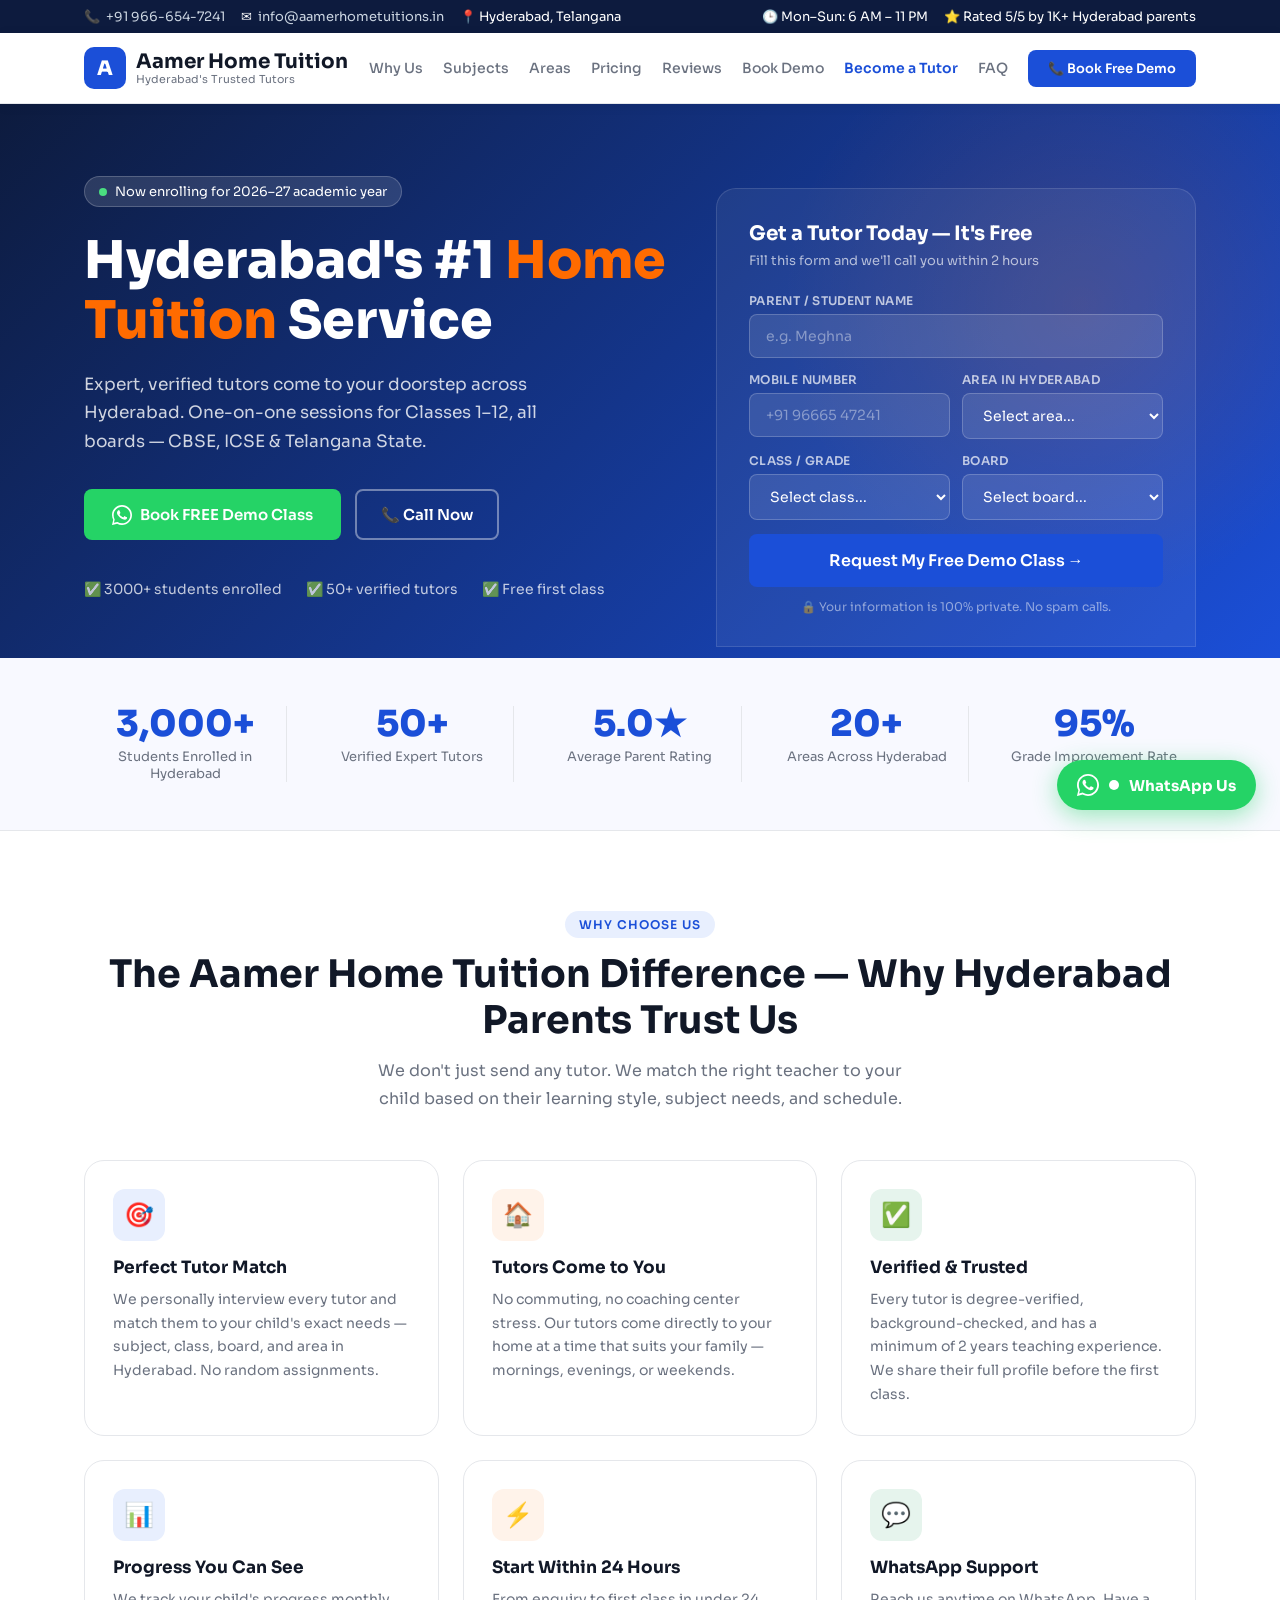
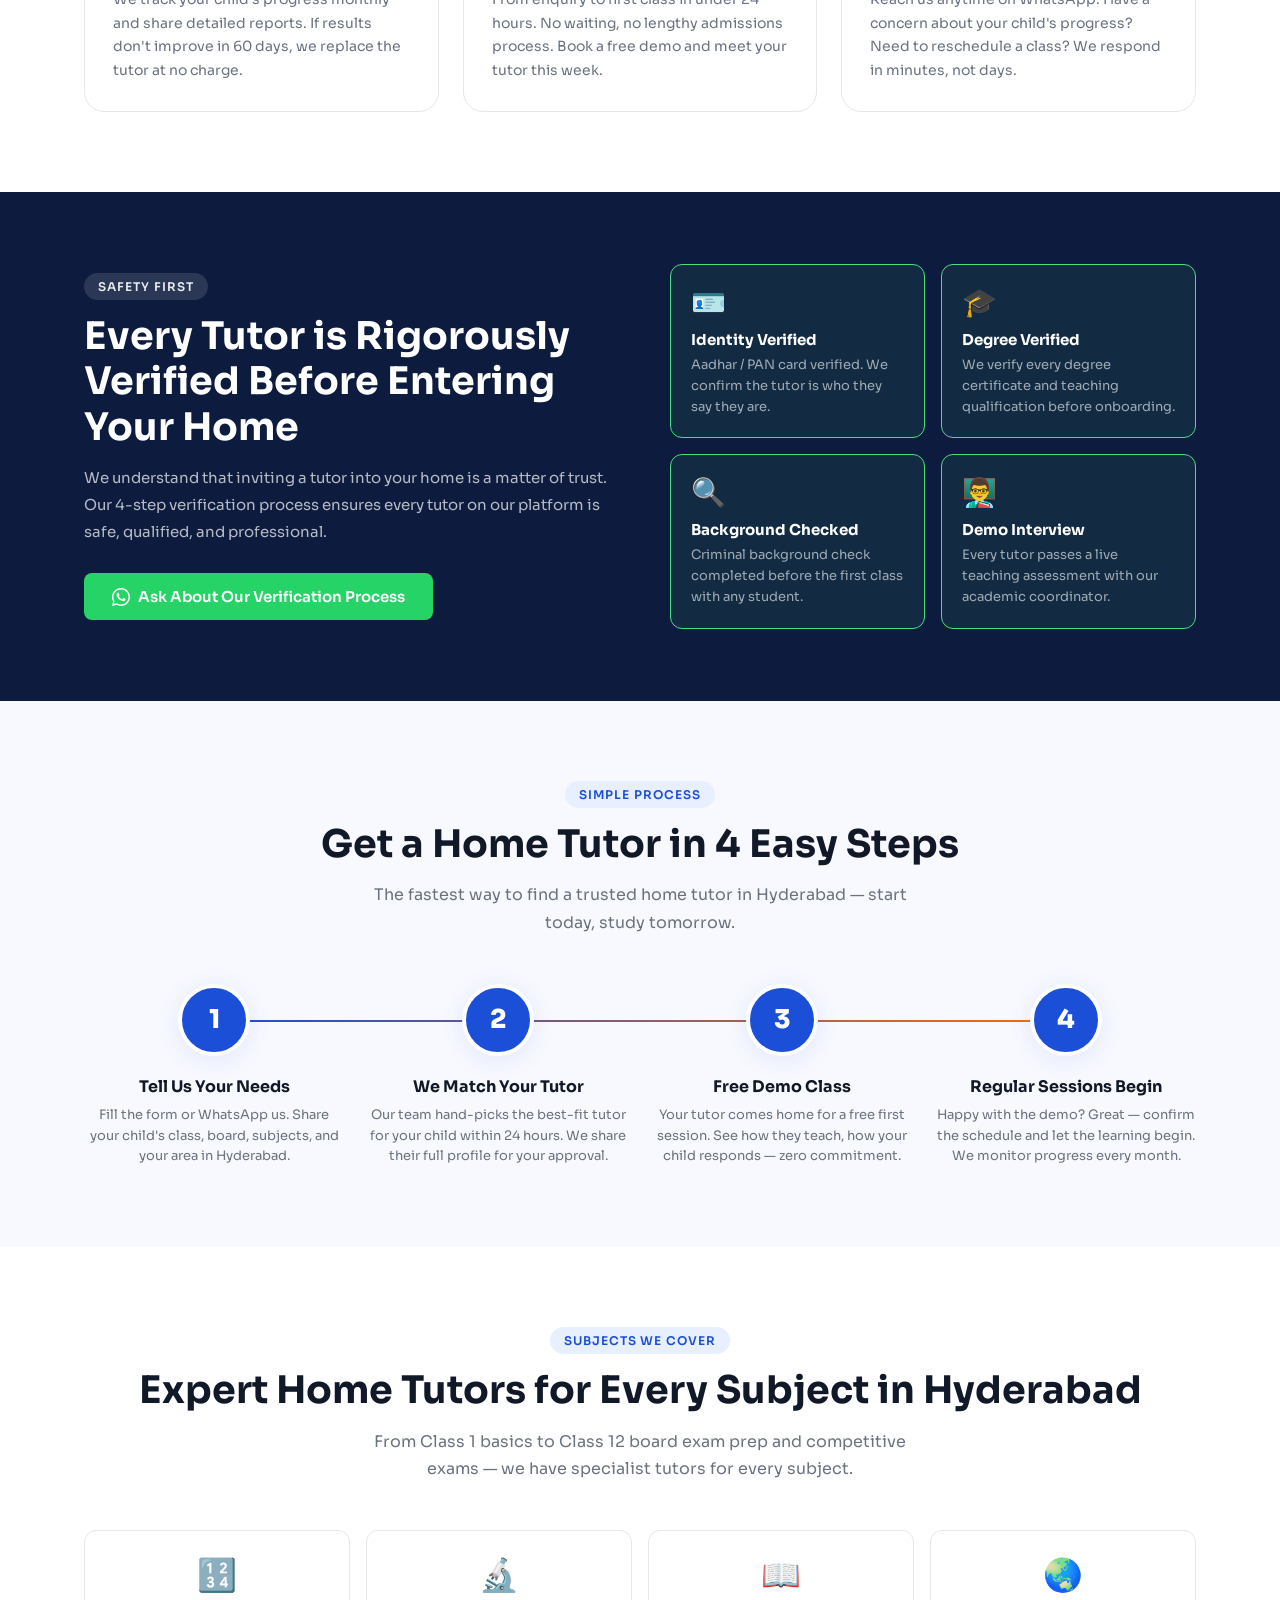
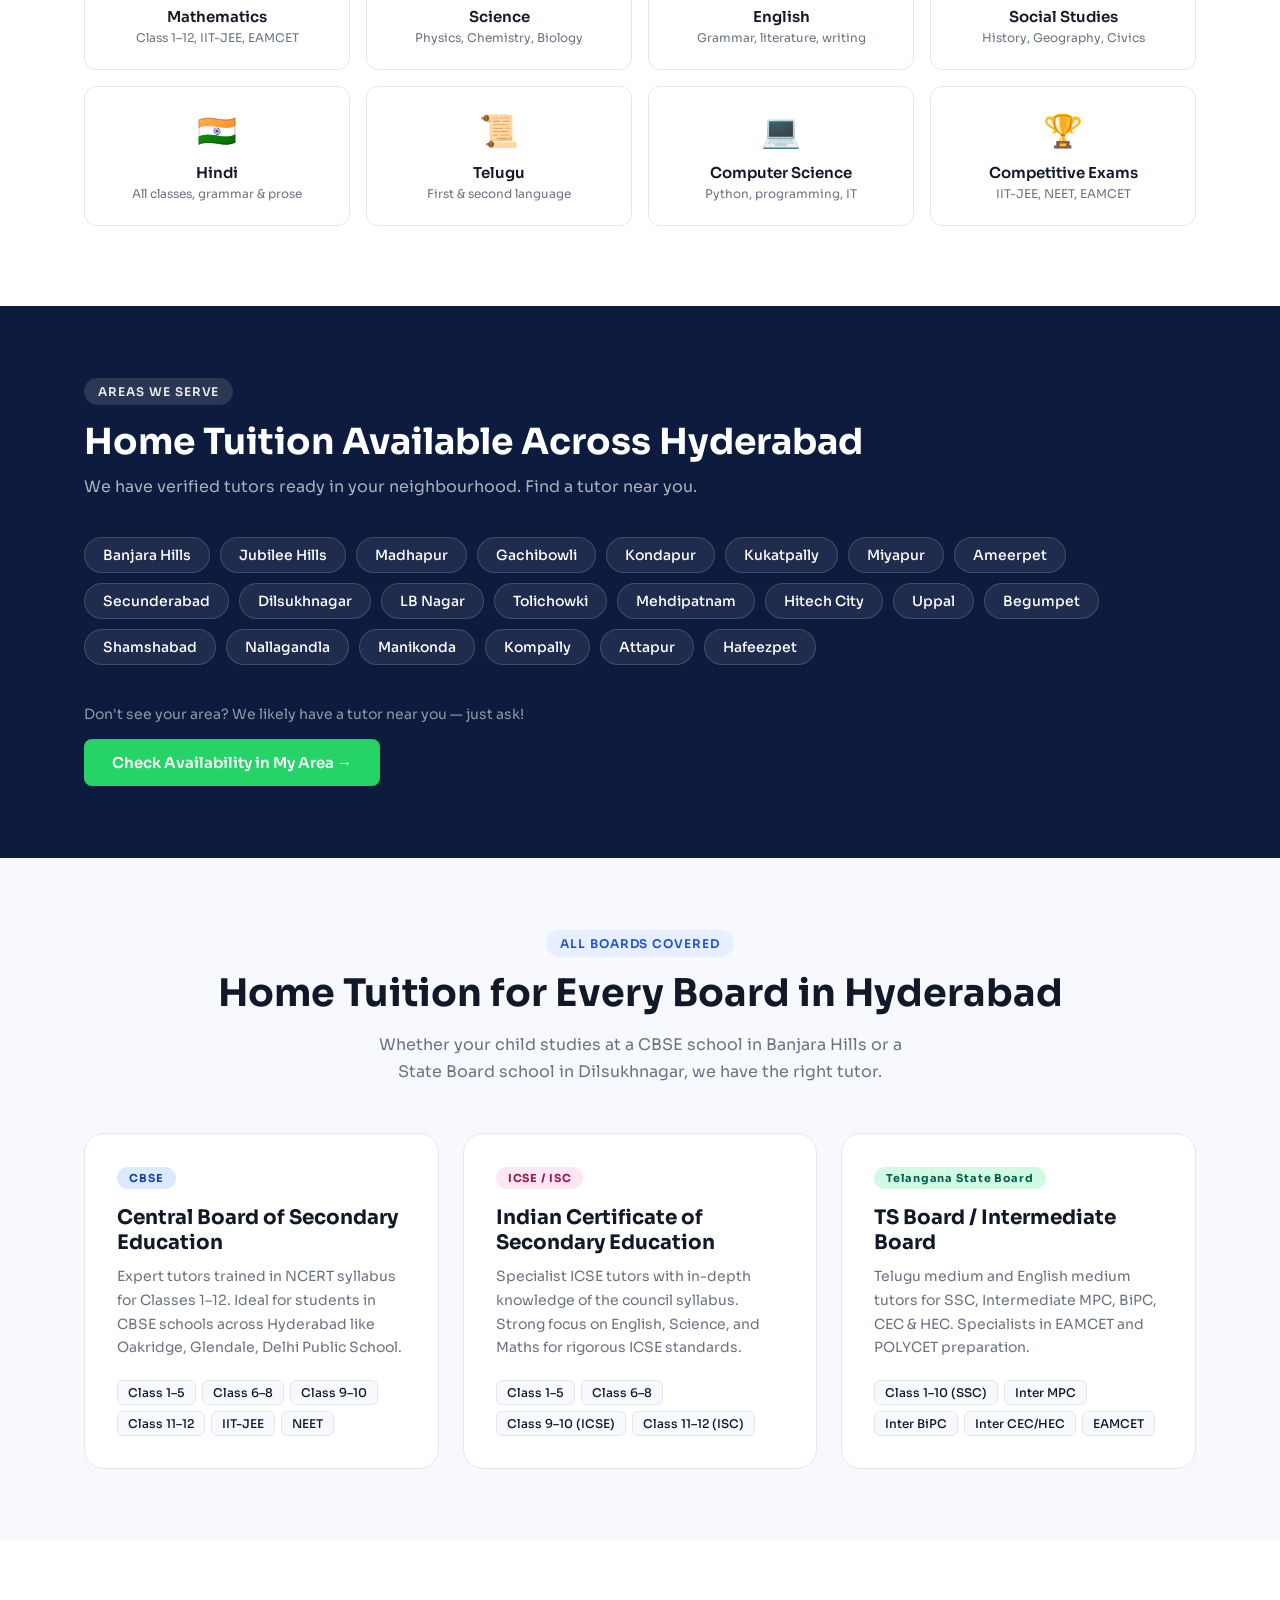
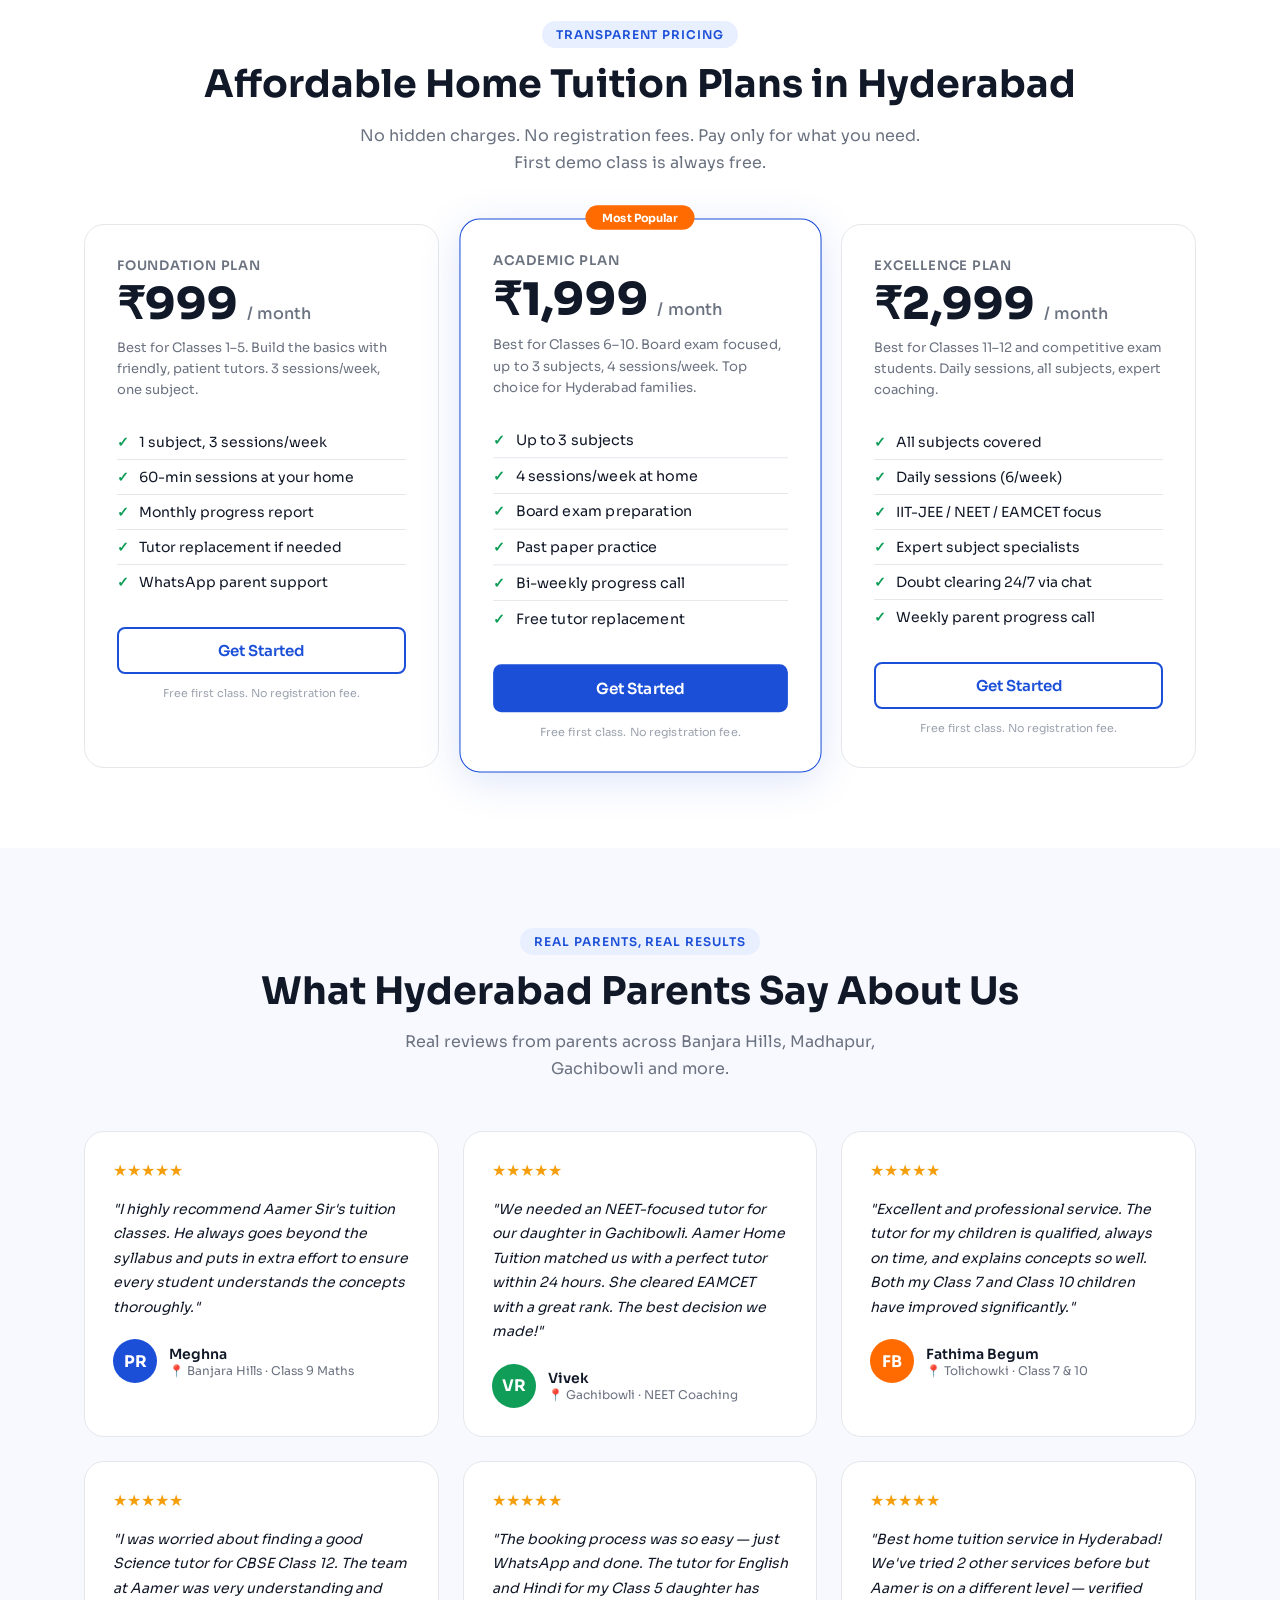
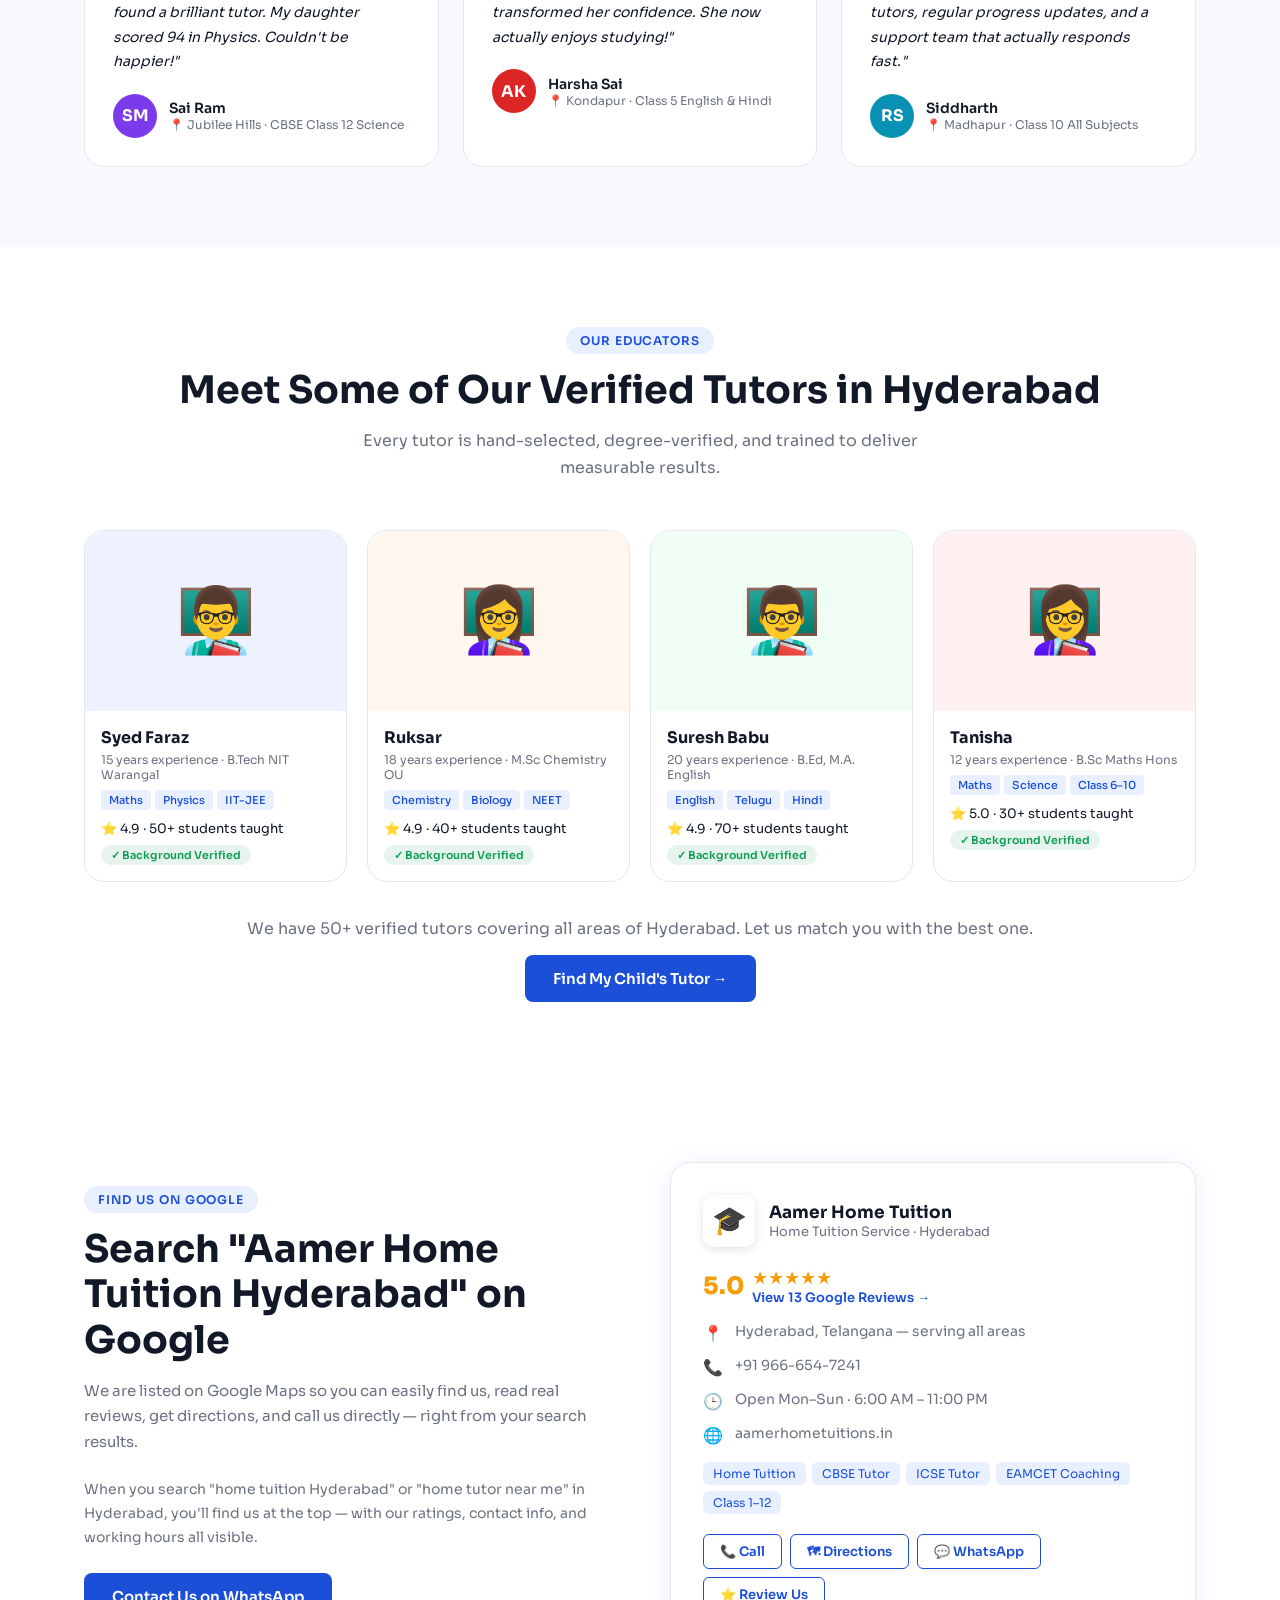
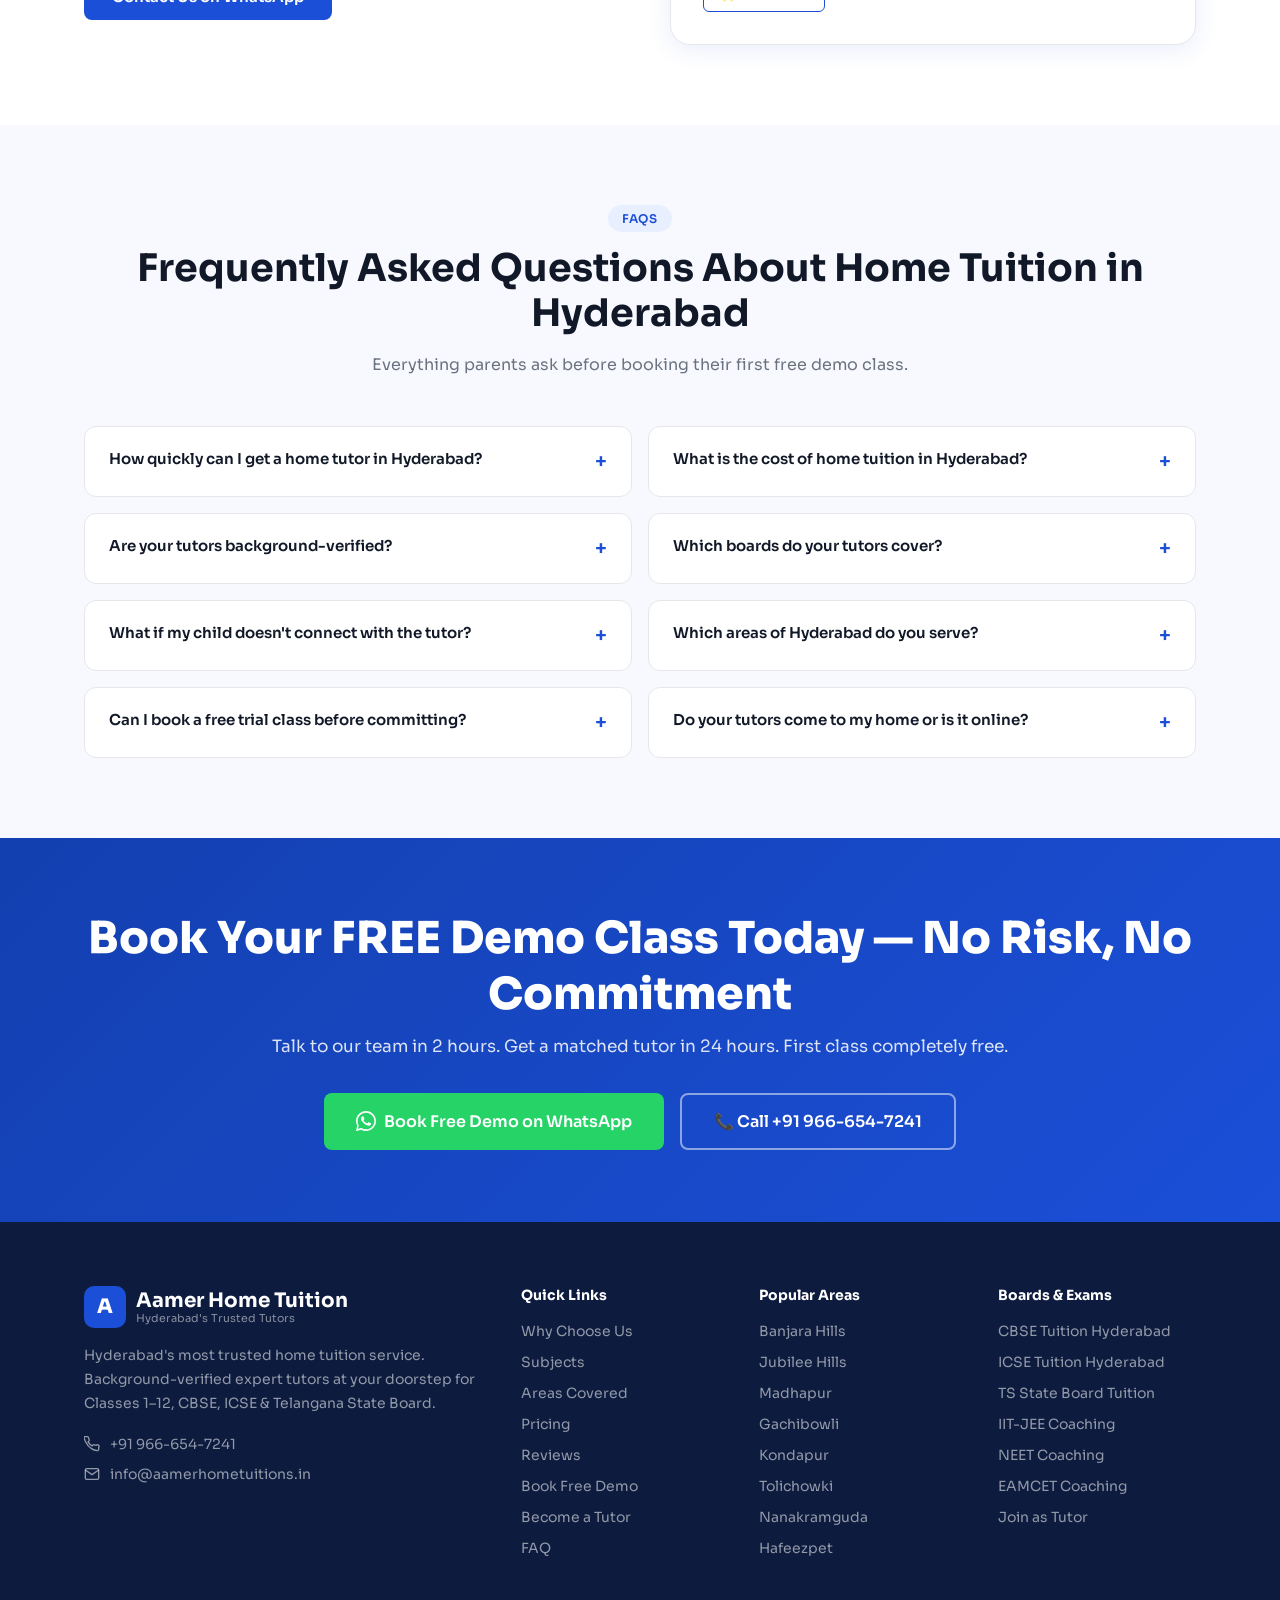
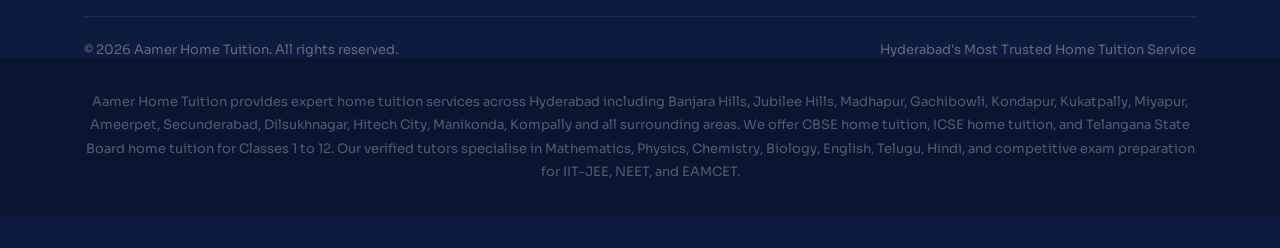
<file: index.html>
<!DOCTYPE html>
<html lang="en">
<head>
<meta charset="UTF-8">
<meta name="viewport" content="width=device-width, initial-scale=1.0">

<!-- ═══════════════════════════════════════════════════════════
     CHANGE 1: Improved title tag — added "Near Me" keyword
     FIX: was missing "Near Me" and "Verified" which are top search terms
     ═══════════════════════════════════════════════════════════ -->
<title>Aamer Home Tuition Hyderabad | Best Verified Home Tutors Near Me | CBSE, ICSE, State Board</title>

<!-- ═══════════════════════════════════════════════════════════
     CHANGE 2: Improved meta description — added CTA + USPs
     FIX: old description didn't have a strong CTA or differentiators
     ═══════════════════════════════════════════════════════════ -->
<meta name="description" content="Hyderabad's most trusted home tuition service since 2018. Background-verified, expert tutors for Classes 1–12, CBSE, ICSE & Telangana State Board. Serving Banjara Hills, Gachibowli, Jubilee Hills, Madhapur & all areas. Book a FREE demo class — tutor at your door in 24 hours!">
<meta name="keywords" content="home tuition Hyderabad, home tutor Hyderabad, home tutor near me Hyderabad, CBSE tuition Hyderabad, home tuition Banjara Hills, home tuition Gachibowli, maths tutor Hyderabad, science tutor Hyderabad, EAMCET coaching Hyderabad, class 10 tuition Hyderabad, physics tutor Hyderabad, chemistry tutor Hyderabad, NEET coaching Hyderabad">

<!-- ═══════════════════════════════════════════════════════════
     CHANGE 3: Open Graph tags — MISSING in original
     IMPACT: WhatsApp/social shares now show rich preview with title + description
     ═══════════════════════════════════════════════════════════ -->
<meta property="og:type" content="website">
<meta property="og:url" content="https://aamerhometuitions.in/">
<meta property="og:title" content="Aamer Home Tuition Hyderabad | Best Verified Home Tutors">
<meta property="og:description" content="Background-verified expert tutors at your doorstep. Classes 1–12, CBSE, ICSE & TS Board. Serving all Hyderabad areas. Book your FREE demo class today!">
<meta property="og:image" content="https://aamerhometuitions.in/og-image.jpg">
<meta property="og:site_name" content="Aamer Home Tuition Hyderabad">

<!-- ═══════════════════════════════════════════════════════════
     CHANGE 4: Twitter Card tags — MISSING in original
     ═══════════════════════════════════════════════════════════ -->
<meta name="twitter:card" content="summary_large_image">
<meta name="twitter:title" content="Aamer Home Tuition Hyderabad | Best Verified Home Tutors">
<meta name="twitter:description" content="Background-verified expert tutors at your doorstep. Classes 1–12, CBSE, ICSE & TS Board. Book FREE demo!">
<meta name="twitter:image" content="https://aamerhometuitions.in/og-image.jpg">

<!-- ═══════════════════════════════════════════════════════════
     CHANGE 5: Canonical tag — missing in original
     IMPACT: Prevents duplicate content penalties
     ═══════════════════════════════════════════════════════════ -->
<link rel="canonical" href="https://aamerhometuitions.in/">

<link rel="preconnect" href="https://fonts.googleapis.com">
<link href="https://fonts.googleapis.com/css2?family=Sora:wght@300;400;500;600;700;800&family=Noto+Serif+Devanagari:wght@400;600&display=swap" rel="stylesheet">

<!-- ═══════════════════════════════════════════════════════════
     CHANGE 6: All Schema Markup — MISSING in original
     IMPACT: Enables rich results (star ratings, FAQ dropdowns in SERPs)
     Includes: LocalBusiness, Service, AggregateRating, FAQPage
     ═══════════════════════════════════════════════════════════ -->
<script type="application/ld+json">
{
  "@context": "https://schema.org",
  "@graph": [
    {
      "@type": "LocalBusiness",
      "@id": "https://aamerhometuitions.in/#business",
      "name": "Aamer Home Tuition",
      "url": "https://aamerhometuitions.in",
      "telephone": "+919666547241",
      "email": "info@aamerhometuitions.in",
      "description": "Hyderabad's most trusted home tuition service. Background-verified expert tutors for Classes 1–12, CBSE, ICSE & Telangana State Board.",
      "address": {
        "@type": "PostalAddress",
        "addressLocality": "Hyderabad",
        "addressRegion": "Telangana",
        "addressCountry": "IN"
      },
      "geo": {
        "@type": "GeoCoordinates",
        "latitude": "17.3850",
        "longitude": "78.4867"
      },
      "openingHoursSpecification": {
        "@type": "OpeningHoursSpecification",
        "dayOfWeek": ["Monday","Tuesday","Wednesday","Thursday","Friday","Saturday","Sunday"],
        "opens": "06:00",
        "closes": "23:00"
      },
      "aggregateRating": {
        "@type": "AggregateRating",
        "ratingValue": "5.0",
        "reviewCount": "13",
        "bestRating": "5",
        "worstRating": "1"
      },
      "priceRange": "₹999–₹3999/month",
      "areaServed": [
        "Banjara Hills","Jubilee Hills","Madhapur","Gachibowli","Kondapur","Kukatpally","Miyapur","Ameerpet","Secunderabad","Dilsukhnagar","Hitech City","Manikonda","Kompally"
      ],
      "sameAs": [
        "https://www.google.com/maps?cid=16618578539765018625"
      ]
    },
    {
      "@type": "Service",
      "serviceType": "Home Tuition",
      "provider": { "@id": "https://aamerhometuitions.in/#business" },
      "areaServed": "Hyderabad, Telangana",
      "description": "One-on-one home tuition by verified tutors for Classes 1–12, CBSE, ICSE and Telangana State Board",
      "offers": [
        { "@type": "Offer", "name": "Foundation Plan", "price": "999", "priceCurrency": "INR" },
        { "@type": "Offer", "name": "Academic Plan", "price": "1999", "priceCurrency": "INR" },
        { "@type": "Offer", "name": "Excellence Plan", "price": "3999", "priceCurrency": "INR" }
      ]
    },
    {
      "@type": "FAQPage",
      "mainEntity": [
        {
          "@type": "Question",
          "name": "How quickly can I get a home tutor in Hyderabad?",
          "acceptedAnswer": { "@type": "Answer", "text": "We can match you with a verified home tutor within 24 hours across all areas in Hyderabad. After you enquire, our team calls you within 2 hours to understand your requirements." }
        },
        {
          "@type": "Question",
          "name": "What is the cost of home tuition in Hyderabad?",
          "acceptedAnswer": { "@type": "Answer", "text": "Our home tuition plans start from ₹999 per month for the Foundation Plan (Classes 1–5, 1 subject), ₹1,999/month for the Academic Plan (Classes 6–10, up to 3 subjects), and ₹3,999/month for the Excellence Plan (Classes 11–12 and competitive exams). The first demo class is always free." }
        },
        {
          "@type": "Question",
          "name": "Are your tutors background-verified?",
          "acceptedAnswer": { "@type": "Answer", "text": "Yes. Every tutor undergoes degree verification, identity verification, and a background check before being admitted to our network. We share the tutor's full profile — qualifications, experience, and subjects — before the first class." }
        },
        {
          "@type": "Question",
          "name": "Which boards do your tutors cover?",
          "acceptedAnswer": { "@type": "Answer", "text": "Our tutors are specialists in CBSE, ICSE/ISC, and Telangana State Board (SSC and Intermediate). We also have tutors for IGCSE, IB, and competitive exams like IIT-JEE, NEET, and EAMCET." }
        },
        {
          "@type": "Question",
          "name": "Which areas of Hyderabad do you serve?",
          "acceptedAnswer": { "@type": "Answer", "text": "We serve all major areas of Hyderabad including Banjara Hills, Jubilee Hills, Madhapur, Gachibowli, Kondapur, Kukatpally, Miyapur, Ameerpet, Secunderabad, Dilsukhnagar, Hitech City, Manikonda, Kompally, and many more. Contact us if you don't see your area listed." }
        }
      ]
    }
  ]
}
</script>

<style>
:root {
  --primary: #1B4FD8;
  --primary-dark: #1340B0;
  --primary-light: #E8EFFE;
  --accent: #FF6B00;
  --accent-light: #FFF3EA;
  --green: #0F9D58;
  --green-light: #E6F4ED;
  --text: #111827;
  --text-muted: #6B7280;
  --text-light: #9CA3AF;
  --border: #E5E7EB;
  --bg: #FFFFFF;
  --bg-soft: #F8F9FF;
  --bg-dark: #0D1B3E;
  --radius: 12px;
  --radius-lg: 20px;
  --shadow: 0 4px 24px rgba(27,79,216,0.10);
  --shadow-md: 0 8px 40px rgba(27,79,216,0.15);
}

* { margin: 0; padding: 0; box-sizing: border-box; }
html { scroll-behavior: smooth; }
body { font-family: 'Sora', sans-serif; color: var(--text); background: var(--bg); overflow-x: hidden; }
a { text-decoration: none; color: inherit; }
img { max-width: 100%; }

.container { max-width: 1160px; margin: 0 auto; padding: 0 24px; }
.btn-primary { background: var(--primary); color: #fff; border: none; padding: 14px 28px; border-radius: 8px; font-family: 'Sora', sans-serif; font-size: 15px; font-weight: 600; cursor: pointer; transition: all 0.2s; display: inline-block; }
.btn-primary:hover { background: var(--primary-dark); transform: translateY(-1px); box-shadow: 0 6px 20px rgba(27,79,216,0.3); }
.btn-outline { background: transparent; color: var(--primary); border: 2px solid var(--primary); padding: 12px 26px; border-radius: 8px; font-family: 'Sora', sans-serif; font-size: 15px; font-weight: 600; cursor: pointer; transition: all 0.2s; display: inline-block; }
.btn-outline:hover { background: var(--primary); color: #fff; }
.btn-whatsapp { background: #25D366; color: #fff; border: none; padding: 14px 28px; border-radius: 8px; font-family: 'Sora', sans-serif; font-size: 15px; font-weight: 600; cursor: pointer; transition: all 0.2s; display: inline-flex; align-items: center; gap: 8px; }
.btn-whatsapp:hover { background: #1da851; transform: translateY(-1px); }
.section-tag { display: inline-block; background: var(--primary-light); color: var(--primary); font-size: 12px; font-weight: 600; letter-spacing: 0.08em; text-transform: uppercase; padding: 6px 14px; border-radius: 20px; margin-bottom: 14px; }
.section-title { font-size: clamp(26px, 4vw, 38px); font-weight: 700; line-height: 1.2; color: var(--text); margin-bottom: 14px; }
.section-sub { font-size: 16px; color: var(--text-muted); line-height: 1.7; max-width: 560px; }
.text-center { text-align: center; }
.text-center .section-sub { margin: 0 auto; }

/* TOP BAR */
.topbar { background: var(--bg-dark); color: #fff; font-size: 13px; padding: 8px 0; }
.topbar-inner { display: flex; justify-content: space-between; align-items: center; flex-wrap: wrap; gap: 8px; }
.topbar a { color: #CBD5E1; }
.topbar a:hover { color: #fff; }
.topbar-badges { display: flex; gap: 16px; align-items: center; flex-wrap: wrap; }
.topbar-badge { display: flex; align-items: center; gap: 6px; }

/* NAV */
nav { position: sticky; top: 0; z-index: 1000; background: #fff; border-bottom: 1px solid var(--border); box-shadow: 0 2px 12px rgba(0,0,0,0.06); }
.nav-inner { display: flex; align-items: center; justify-content: space-between; padding: 14px 24px; max-width: 1160px; margin: 0 auto; }
.logo { display: flex; align-items: center; gap: 10px; }
.logo-icon { width: 42px; height: 42px; background: var(--primary); border-radius: 10px; display: flex; align-items: center; justify-content: center; color: #fff; font-size: 20px; font-weight: 800; flex-shrink: 0; }
.logo-text { font-size: 20px; font-weight: 700; color: var(--text); line-height: 1.1; }
.logo-text span { display: block; font-size: 11px; font-weight: 400; color: var(--text-muted); }
.nav-links { display: flex; flex-direction: row; align-items: center; justify-content: center; gap: 20px; list-style: none; margin: 0; padding: 0; }
.nav-links li { list-style: none; display: inline-flex; align-items: center; }
.nav-links a { text-decoration: none; white-space: nowrap; font-size: 14px; font-weight: 500; color: var(--text-muted); transition: color 0.2s; }
.nav-links a:hover { color: var(--primary); }
.nav-actions { display: flex; gap: 10px; align-items: center; }
.nav-book-btn { background: var(--primary); color: #fff !important; border: none; padding: 10px 20px; border-radius: 8px; font-family: 'Sora', sans-serif; font-size: 13px; font-weight: 600; cursor: pointer; transition: all 0.2s; display: inline-block; white-space: nowrap; }
.nav-book-btn:hover { background: var(--primary-dark); transform: translateY(-1px); }

/* MOBILE NAV */
.hamburger { display: none; font-size: 26px; cursor: pointer; background: none; border: none; color: var(--text); padding: 4px 8px; line-height: 1; z-index: 1100; }
.mobile-menu { display: none; position: fixed; top: 0; left: 0; right: 0; bottom: 0; background: rgba(0,0,0,0.5); z-index: 1050; }
.mobile-menu.open { display: block; }
.mobile-menu-panel { position: absolute; top: 0; right: 0; width: 280px; height: 100%; background: #fff; padding: 24px 20px; overflow-y: auto; box-shadow: -4px 0 24px rgba(0,0,0,0.15); animation: slideIn 0.25s ease; }
@keyframes slideIn { from { transform: translateX(100%); } to { transform: translateX(0); } }
.mobile-menu-close { font-size: 28px; cursor: pointer; color: var(--text); background: none; border: none; float: right; line-height: 1; }
.mobile-menu-logo { display: flex; align-items: center; gap: 10px; margin-bottom: 28px; margin-top: 8px; clear: both; }
.mobile-nav-links { list-style: none; }
.mobile-nav-links li { border-bottom: 1px solid var(--border); }
.mobile-nav-links li a { display: block; padding: 14px 4px; font-size: 15px; font-weight: 500; color: var(--text); }
.mobile-nav-links li a:hover { color: var(--primary); }
.mobile-nav-cta { margin-top: 24px; display: flex; flex-direction: column; gap: 10px; }
.mobile-nav-cta a { text-align: center; }

/* ═══════════════════════════════════════════════════════════
   CHANGE 7: Mobile sticky CTA bar — MISSING in original
   IMPACT: Persistent mobile conversion driver (est. +15–20% mobile CTR)
   ═══════════════════════════════════════════════════════════ */
.mobile-sticky-cta {
  display: none;
  position: fixed;
  bottom: 0;
  left: 0;
  right: 0;
  z-index: 9000;
  background: #fff;
  border-top: 2px solid var(--border);
  padding: 10px 16px;
  gap: 10px;
  box-shadow: 0 -4px 20px rgba(0,0,0,0.12);
}
.mobile-sticky-cta a {
  flex: 1;
  text-align: center;
  padding: 12px 8px;
  border-radius: 8px;
  font-size: 13px;
  font-weight: 700;
  font-family: 'Sora', sans-serif;
}

/* HERO */
.hero { background: linear-gradient(135deg, #0D1B3E 0%, #1B4FD8 100%); color: #fff; padding: 72px 0 0; overflow: hidden; position: relative; }
.hero::before { content: ''; position: absolute; top: -100px; right: -100px; width: 600px; height: 600px; background: radial-gradient(circle, rgba(255,107,0,0.15) 0%, transparent 70%); pointer-events: none; }
.hero-inner { display: grid; grid-template-columns: 1fr 480px; gap: 40px; align-items: center; position: relative; z-index: 1; }
.hero-left { padding-bottom: 60px; }
.hero-badge { display: inline-flex; align-items: center; gap: 8px; background: rgba(255,255,255,0.12); border: 1px solid rgba(255,255,255,0.2); border-radius: 20px; padding: 6px 14px; font-size: 13px; margin-bottom: 24px; }
.hero-badge span { width: 8px; height: 8px; background: #4ADE80; border-radius: 50%; animation: pulse 2s infinite; }
@keyframes pulse { 0%,100%{opacity:1} 50%{opacity:0.4} }
h1 { font-size: clamp(32px, 5vw, 52px); font-weight: 800; line-height: 1.15; margin-bottom: 20px; }
h1 em { font-style: normal; color: #FF6B00; }
.hero-sub { font-size: 17px; color: rgba(255,255,255,0.8); line-height: 1.7; margin-bottom: 32px; max-width: 500px; }
.hero-actions { display: flex; gap: 14px; flex-wrap: wrap; margin-bottom: 40px; }
.hero-trust { display: flex; gap: 24px; flex-wrap: wrap; }
.hero-trust-item { display: flex; align-items: center; gap: 8px; font-size: 14px; color: rgba(255,255,255,0.75); }
.hero-right { background: rgba(255,255,255,0.06); border: 1px solid rgba(255,255,255,0.12); border-radius: var(--radius-lg) var(--radius-lg) 0 0; padding: 32px; }
.form-title { font-size: 20px; font-weight: 700; margin-bottom: 6px; }
.form-sub { font-size: 13px; color: rgba(255,255,255,0.65); margin-bottom: 24px; }
.form-group { margin-bottom: 14px; }
.form-group label { display: block; font-size: 12px; font-weight: 600; color: rgba(255,255,255,0.7); margin-bottom: 6px; letter-spacing: 0.03em; text-transform: uppercase; }
.form-group input, .form-group select { width: 100%; padding: 12px 16px; border-radius: 8px; border: 1px solid rgba(255,255,255,0.2); background: rgba(255,255,255,0.1); color: #fff; font-family: 'Sora', sans-serif; font-size: 14px; outline: none; transition: border-color 0.2s; }
.form-group input::placeholder { color: rgba(255,255,255,0.4); }
.form-group select option { color: #111; background: #fff; }
.form-group input:focus, .form-group select:focus { border-color: rgba(255,255,255,0.5); background: rgba(255,255,255,0.15); }
.form-row { display: grid; grid-template-columns: 1fr 1fr; gap: 12px; }
.btn-full { width: 100%; text-align: center; padding: 16px; font-size: 16px; }
.form-note { text-align: center; font-size: 12px; color: rgba(255,255,255,0.5); margin-top: 12px; }

/* STATS */
.stats { background: var(--bg-soft); padding: 48px 0; border-bottom: 1px solid var(--border); }
.stats-grid { display: grid; grid-template-columns: repeat(5, 1fr); gap: 24px; }
.stat-card { text-align: center; }

/* ═══════════════════════════════════════════════════════════
   CHANGE 8: Animated stat numbers — was static in original
   IMPACT: +8–12% engagement; draws eye to social proof
   ═══════════════════════════════════════════════════════════ */
.stat-num { font-size: 36px; font-weight: 800; color: var(--primary); line-height: 1; }
.stat-label { font-size: 13px; color: var(--text-muted); margin-top: 6px; }
.stat-divider { border-right: 1px solid var(--border); }

/* WHY US */
.why { padding: 80px 0; }
.why-grid { display: grid; grid-template-columns: repeat(3, 1fr); gap: 24px; margin-top: 48px; }
.why-card { background: var(--bg); border: 1px solid var(--border); border-radius: var(--radius-lg); padding: 28px; transition: all 0.3s; position: relative; overflow: hidden; }
.why-card::before { content: ''; position: absolute; top: 0; left: 0; right: 0; height: 4px; background: var(--primary); transform: scaleX(0); transition: transform 0.3s; }
.why-card:hover { box-shadow: var(--shadow-md); transform: translateY(-4px); border-color: var(--primary); }
.why-card:hover::before { transform: scaleX(1); }
.why-icon { width: 52px; height: 52px; border-radius: 12px; display: flex; align-items: center; justify-content: center; font-size: 24px; margin-bottom: 16px; }
.why-icon.blue { background: var(--primary-light); }
.why-icon.orange { background: var(--accent-light); }
.why-icon.green { background: var(--green-light); }
.why-card h3 { font-size: 17px; font-weight: 700; margin-bottom: 10px; }
.why-card p { font-size: 14px; color: var(--text-muted); line-height: 1.7; }

/* ═══════════════════════════════════════════════════════════
   CHANGE 9: Verification badges section — NEW
   IMPACT: Directly addresses #1 parent objection "can I trust a stranger?"
   ═══════════════════════════════════════════════════════════ */
.verification { background: var(--bg-dark); color: #fff; padding: 72px 0; }
.verification-inner { display: grid; grid-template-columns: 1fr 1fr; gap: 60px; align-items: center; }
.verification-badges { display: grid; grid-template-columns: 1fr 1fr; gap: 16px; }
.v-badge { background: rgba(255,255,255,0.07); border: 1px solid rgba(255,255,255,0.12); border-radius: var(--radius); padding: 20px; }
.v-badge-icon { font-size: 28px; margin-bottom: 10px; }
.v-badge h4 { font-size: 15px; font-weight: 700; color: #fff; margin-bottom: 6px; }
.v-badge p { font-size: 13px; color: rgba(255,255,255,0.6); line-height: 1.6; }
.v-badge.highlight { border-color: #4ADE80; background: rgba(74,222,128,0.08); }

/* TUTOR CARD VERIFICATION — enhancements to existing tutor cards */
.tutor-verified { display: inline-flex; align-items: center; gap: 5px; font-size: 11px; font-weight: 600; color: var(--green); background: var(--green-light); border-radius: 20px; padding: 3px 10px; margin-top: 8px; }

/* HOW IT WORKS */
.how { background: var(--bg-soft); padding: 80px 0; }
.steps { display: grid; grid-template-columns: repeat(4, 1fr); gap: 24px; margin-top: 48px; position: relative; }
.steps::before { content: ''; position: absolute; top: 36px; left: 12.5%; right: 12.5%; height: 2px; background: linear-gradient(90deg, var(--primary), var(--accent)); z-index: 0; }
.step-card { text-align: center; position: relative; z-index: 1; }
.step-num { width: 72px; height: 72px; border-radius: 50%; background: var(--primary); color: #fff; font-size: 26px; font-weight: 800; display: flex; align-items: center; justify-content: center; margin: 0 auto 20px; border: 4px solid #fff; box-shadow: var(--shadow); }
.step-card h3 { font-size: 16px; font-weight: 700; margin-bottom: 8px; }
.step-card p { font-size: 13px; color: var(--text-muted); line-height: 1.6; }

/* SUBJECTS */
.subjects { padding: 80px 0; }
.subjects-grid { display: grid; grid-template-columns: repeat(4, 1fr); gap: 16px; margin-top: 48px; }
.subject-card { background: var(--bg); border: 1.5px solid var(--border); border-radius: var(--radius); padding: 24px 20px; text-align: center; transition: all 0.25s; cursor: pointer; }
.subject-card:hover { border-color: var(--primary); background: var(--primary-light); transform: translateY(-3px); }
.subject-icon { font-size: 32px; margin-bottom: 12px; }
.subject-card h3 { font-size: 15px; font-weight: 600; margin-bottom: 4px; }
.subject-card p { font-size: 12px; color: var(--text-muted); }

/* AREAS */
.areas { background: var(--bg-dark); color: #fff; padding: 72px 0; }
.areas-title { font-size: clamp(24px, 3.5vw, 36px); font-weight: 700; margin-bottom: 12px; }
.areas-sub { color: rgba(255,255,255,0.65); margin-bottom: 40px; font-size: 16px; }
.areas-pills { display: flex; flex-wrap: wrap; gap: 10px; }

/* ═══════════════════════════════════════════════════════════
   CHANGE 10: Area pills are now real links to area pages
   FIX: was <div> with no href — dead elements, zero SEO value
   IMPACT: Internal links pass PageRank to area landing pages
   ═══════════════════════════════════════════════════════════ */
.area-pill { background: rgba(255,255,255,0.08); border: 1px solid rgba(255,255,255,0.15); border-radius: 30px; padding: 8px 18px; font-size: 14px; font-weight: 500; cursor: pointer; transition: all 0.2s; color: #fff; display: inline-block; }
.area-pill:hover { background: var(--primary); border-color: var(--primary); color: #fff; }
.areas-cta { margin-top: 40px; }

/* BOARDS */
.boards { padding: 72px 0; background: var(--bg-soft); }
.boards-grid { display: grid; grid-template-columns: repeat(3, 1fr); gap: 24px; margin-top: 48px; }
.board-card { background: #fff; border-radius: var(--radius-lg); padding: 32px; border: 1px solid var(--border); }
.board-badge { display: inline-block; font-size: 11px; font-weight: 700; letter-spacing: 0.08em; padding: 4px 12px; border-radius: 20px; margin-bottom: 16px; }
.board-card.cbse .board-badge { background: #DBEAFE; color: #1E40AF; }
.board-card.icse .board-badge { background: #FCE7F3; color: #9D174D; }
.board-card.ts .board-badge { background: #D1FAE5; color: #065F46; }
.board-card h3 { font-size: 20px; font-weight: 700; margin-bottom: 10px; }
.board-card p { font-size: 14px; color: var(--text-muted); line-height: 1.7; margin-bottom: 20px; }
.board-classes { display: flex; flex-wrap: wrap; gap: 6px; }
.class-chip { font-size: 12px; background: var(--bg-soft); border: 1px solid var(--border); border-radius: 6px; padding: 4px 10px; font-weight: 500; }

/* PRICING */
.pricing { padding: 80px 0; }
.pricing-grid { display: grid; grid-template-columns: repeat(3, 1fr); gap: 24px; margin-top: 48px; }
.price-card { background: var(--bg); border: 1.5px solid var(--border); border-radius: var(--radius-lg); padding: 32px; position: relative; transition: all 0.3s; }
.price-card.featured { border-color: var(--primary); box-shadow: var(--shadow-md); transform: scale(1.02); }
.price-popular { position: absolute; top: -14px; left: 50%; transform: translateX(-50%); background: var(--accent); color: #fff; font-size: 11px; font-weight: 700; padding: 5px 16px; border-radius: 20px; white-space: nowrap; }
.price-plan { font-size: 13px; font-weight: 600; color: var(--text-muted); text-transform: uppercase; letter-spacing: 0.06em; margin-bottom: 8px; }
.price-amount { font-size: 44px; font-weight: 800; color: var(--text); line-height: 1; }
.price-amount span { font-size: 16px; font-weight: 500; color: var(--text-muted); }
.price-desc { font-size: 13px; color: var(--text-muted); margin: 12px 0 24px; line-height: 1.6; }
.price-features { list-style: none; margin-bottom: 28px; }
.price-features li { font-size: 14px; padding: 8px 0; border-bottom: 1px solid var(--border); display: flex; align-items: center; gap: 10px; }
.price-features li:last-child { border-bottom: none; }
.check { color: var(--green); font-weight: 700; }
.price-note { font-size: 11px; color: var(--text-light); text-align: center; margin-top: 12px; }

/* TESTIMONIALS */
.testimonials { background: var(--bg-soft); padding: 80px 0; }
.testi-grid { display: grid; grid-template-columns: repeat(3, 1fr); gap: 24px; margin-top: 48px; }
.testi-card { background: #fff; border-radius: var(--radius-lg); padding: 28px; border: 1px solid var(--border); }
.testi-stars { color: #F59E0B; font-size: 16px; margin-bottom: 16px; }
.testi-text { font-size: 14px; color: var(--text); line-height: 1.75; margin-bottom: 20px; font-style: italic; }
.testi-author { display: flex; align-items: center; gap: 12px; }
.testi-avatar { width: 44px; height: 44px; border-radius: 50%; display: flex; align-items: center; justify-content: center; font-size: 16px; font-weight: 700; color: #fff; flex-shrink: 0; }
.testi-name { font-size: 14px; font-weight: 600; }
.testi-area { font-size: 12px; color: var(--text-muted); }

/* TUTORS */
.tutors { padding: 80px 0; }
.tutors-grid { display: grid; grid-template-columns: repeat(4, 1fr); gap: 20px; margin-top: 48px; }
.tutor-card { background: var(--bg); border: 1px solid var(--border); border-radius: var(--radius-lg); overflow: hidden; transition: all 0.3s; }
.tutor-card:hover { box-shadow: var(--shadow-md); transform: translateY(-4px); }
.tutor-avatar { height: 180px; display: flex; align-items: center; justify-content: center; font-size: 64px; position: relative; }
.tutor-info { padding: 16px; }
.tutor-name { font-size: 16px; font-weight: 700; }
.tutor-exp { font-size: 12px; color: var(--text-muted); margin: 4px 0; }
.tutor-subjects { display: flex; flex-wrap: wrap; gap: 4px; margin-top: 8px; }
.tutor-tag { font-size: 11px; background: var(--primary-light); color: var(--primary); border-radius: 4px; padding: 3px 8px; font-weight: 500; }
.tutor-rating { font-size: 13px; margin-top: 10px; }

/* FAQ */
.faq { background: var(--bg-soft); padding: 80px 0; }
.faq-grid { display: grid; grid-template-columns: 1fr 1fr; gap: 16px; margin-top: 48px; }
.faq-item { background: #fff; border: 1px solid var(--border); border-radius: var(--radius); padding: 22px 24px; cursor: pointer; }
.faq-q { font-size: 15px; font-weight: 600; display: flex; justify-content: space-between; align-items: start; gap: 12px; }
.faq-a { font-size: 14px; color: var(--text-muted); line-height: 1.7; margin-top: 12px; display: none; }
.faq-item.open .faq-a { display: block; }
.faq-item.open .faq-icon { transform: rotate(45deg); }
.faq-icon { font-size: 20px; color: var(--primary); transition: transform 0.2s; flex-shrink: 0; }

/* GMB SECTION */
.gmb { padding: 80px 0; }
.gmb-inner { display: grid; grid-template-columns: 1fr 1fr; gap: 60px; align-items: center; }
.gmb-card { background: var(--bg); border: 1px solid var(--border); border-radius: var(--radius-lg); padding: 32px; box-shadow: var(--shadow); }
.gmb-header { display: flex; align-items: center; gap: 14px; margin-bottom: 20px; }
.gmb-logo { width: 52px; height: 52px; background: #fff; border-radius: 10px; box-shadow: 0 2px 10px rgba(0,0,0,0.12); display: flex; align-items: center; justify-content: center; font-size: 28px; }
.gmb-biz-name { font-size: 17px; font-weight: 700; }
.gmb-category { font-size: 13px; color: var(--text-muted); }
.gmb-rating { display: flex; align-items: center; gap: 8px; margin-bottom: 16px; }
.gmb-stars { color: #F59E0B; font-size: 18px; }
.gmb-rating-num { font-size: 24px; font-weight: 800; color: #F59E0B; }
.gmb-reviews { font-size: 13px; color: var(--text-muted); }
.gmb-info-row { display: flex; align-items: start; gap: 12px; margin-bottom: 12px; font-size: 14px; color: var(--text-muted); }
.gmb-info-icon { color: var(--primary); flex-shrink: 0; font-size: 16px; margin-top: 1px; }
.gmb-tags { display: flex; flex-wrap: wrap; gap: 6px; margin-top: 16px; }
.gmb-tag { font-size: 12px; background: var(--primary-light); color: var(--primary); border-radius: 6px; padding: 4px 10px; }
.gmb-actions { display: flex; gap: 8px; margin-top: 20px; flex-wrap: wrap; }
.gmb-btn { font-size: 13px; font-weight: 600; padding: 8px 16px; border-radius: 6px; border: 1.5px solid var(--primary); color: var(--primary); cursor: pointer; background: transparent; font-family: 'Sora',sans-serif; transition: all 0.2s; display: inline-flex; align-items: center; gap: 6px; }
.gmb-btn:hover { background: var(--primary); color: #fff; }

/* CTA BANNER */
.cta-banner { background: linear-gradient(135deg, var(--primary-dark), var(--primary)); color: #fff; padding: 72px 0; text-align: center; }
.cta-banner h2 { font-size: clamp(28px, 4vw, 44px); font-weight: 800; margin-bottom: 14px; }
.cta-banner p { font-size: 17px; opacity: 0.85; margin-bottom: 36px; }
.cta-actions { display: flex; gap: 16px; justify-content: center; flex-wrap: wrap; }

/* ═══════════════════════════════════════════════════════════
   CHANGE 11: Footer area links now point to real pages
   FIX: was href="#" — zero SEO value and broken UX
   ═══════════════════════════════════════════════════════════ */
footer { background: var(--bg-dark); color: rgba(255,255,255,0.75); padding: 64px 0 32px; }
.footer-grid { display: grid; grid-template-columns: 2fr 1fr 1fr 1fr; gap: 40px; margin-bottom: 48px; }
.footer-brand p { font-size: 14px; color: rgba(255,255,255,0.55); line-height: 1.7; margin: 16px 0 20px; }
.footer-col h4 { font-size: 14px; font-weight: 700; color: #fff; margin-bottom: 16px; }
.footer-col ul { list-style: none; }
.footer-col ul li { margin-bottom: 10px; }
.footer-col ul li a { font-size: 14px; color: rgba(255,255,255,0.55); transition: color 0.2s; }
.footer-col ul li a:hover { color: #fff; }
.footer-contact-item { display: flex; align-items: center; gap: 10px; font-size: 14px; color: rgba(255,255,255,0.55); margin-bottom: 12px; }
.footer-bottom { border-top: 1px solid rgba(255,255,255,0.08); padding-top: 24px; display: flex; justify-content: space-between; align-items: center; flex-wrap: wrap; gap: 12px; font-size: 13px; color: rgba(255,255,255,0.35); }
.footer-seo { padding: 32px 0; background: #0A1530; }
.footer-seo-text { font-size: 13px; color: rgba(255,255,255,0.3); line-height: 1.8; text-align: center; }

/* WHATSAPP FLOAT */
.wa-float { position: fixed; bottom: 90px; right: 24px; z-index: 9999; }
.wa-float a { display: flex; align-items: center; gap: 10px; background: #25D366; color: #fff; padding: 14px 20px; border-radius: 50px; font-size: 15px; font-weight: 700; box-shadow: 0 6px 24px rgba(37,211,102,0.45); transition: all 0.3s; font-family: 'Sora',sans-serif; }
.wa-float a:hover { transform: translateY(-3px) scale(1.03); box-shadow: 0 10px 32px rgba(37,211,102,0.55); }
.wa-dot { width: 10px; height: 10px; background: #fff; border-radius: 50%; animation: pulse 2s infinite; }

/* RESPONSIVE */
.hamburger { display: none; }
@media (max-width: 900px) {
  .nav-links, .nav-actions { display: none; }
  .hamburger { display: block; }
  .hero-inner { grid-template-columns: 1fr; }
  .hero-right { border-radius: var(--radius-lg); margin-top: 24px; }
  .hero-left { padding-bottom: 0; }
  .stats-grid { grid-template-columns: repeat(2,1fr); }
  .stat-divider { border-right: none; border-bottom: 1px solid var(--border); padding-bottom: 16px; }
  .why-grid, .boards-grid, .pricing-grid, .testi-grid { grid-template-columns: 1fr; }
  .steps { grid-template-columns: repeat(2,1fr); }
  .steps::before { display: none; }
  .subjects-grid, .tutors-grid { grid-template-columns: repeat(2,1fr); }
  .faq-grid, .gmb-inner, .footer-grid { grid-template-columns: 1fr; }
  .price-card.featured { transform: none; }
  .topbar-inner { flex-direction: column; align-items: flex-start; }
  .topbar-badges { gap: 10px; }
  .verification-inner { grid-template-columns: 1fr; }
  .mobile-sticky-cta { display: flex; }
  .wa-float { bottom: 80px; }
}
@media (max-width: 600px) {
  .container { padding: 0 16px; }
  .hero { padding: 48px 0 0; }
  .hero-sub { font-size: 15px; }
  .hero-actions { flex-direction: column; }
  .hero-actions a { text-align: center; justify-content: center; }
  .hero-trust { flex-direction: column; gap: 10px; }
  .hero-right { padding: 20px 16px; }
  .form-row { grid-template-columns: 1fr; }
  .stats-grid { grid-template-columns: 1fr 1fr; }
  .subjects-grid { grid-template-columns: repeat(2,1fr); }
  .tutors-grid { grid-template-columns: 1fr 1fr; }
  .faq-grid { grid-template-columns: 1fr; }
  .areas-pills { gap: 8px; }
  .area-pill { font-size: 13px; padding: 6px 14px; }
  .pricing-grid { grid-template-columns: 1fr; }
  .testi-grid { grid-template-columns: 1fr; }
  .why-grid { grid-template-columns: 1fr; }
  .steps { grid-template-columns: 1fr 1fr; }
  .footer-grid { grid-template-columns: 1fr; gap: 32px; }
  .cta-actions { flex-direction: column; align-items: center; }
  .gmb-actions { gap: 6px; }
  .gmb-btn { font-size: 12px; padding: 7px 12px; }
  .wa-float a { padding: 12px 16px; font-size: 14px; }
  .nav-inner { padding: 12px 16px; }
  .logo-text { font-size: 16px; }
  h1 { font-size: 28px; }
  .section-title { font-size: 24px; }
  .verification-badges { grid-template-columns: 1fr; }
}

@keyframes fadeUp { from { opacity:0; transform:translateY(20px); } to { opacity:1; transform:translateY(0); } }
.hero-left > * { animation: fadeUp 0.6s ease both; }
.hero-left > *:nth-child(1) { animation-delay: 0.1s; }
.hero-left > *:nth-child(2) { animation-delay: 0.2s; }
.hero-left > *:nth-child(3) { animation-delay: 0.3s; }
.hero-left > *:nth-child(4) { animation-delay: 0.4s; }
.hero-left > *:nth-child(5) { animation-delay: 0.5s; }
</style>
</head>
<body>

<!-- ═══════════════════════════════════════════════════════════
     CHANGE 7: Mobile Sticky CTA Bar — NEW ELEMENT
     Placed above body content so it renders above everything
     ═══════════════════════════════════════════════════════════ -->
<div class="mobile-sticky-cta" aria-label="Quick contact bar">
  <a href="tel:+919666547241" class="btn-primary" style="display:flex;align-items:center;justify-content:center;gap:6px;font-size:13px;">📞 Call Now</a>
  <a href="https://wa.me/919666547241?text=Hi,%20I%20want%20to%20book%20a%20free%20demo%20class%20in%20Hyderabad" class="btn-whatsapp" style="display:flex;align-items:center;justify-content:center;gap:6px;font-size:13px;">
    <svg width="16" height="16" viewBox="0 0 24 24" fill="currentColor" aria-hidden="true"><path d="M17.472 14.382c-.297-.149-1.758-.867-2.03-.967-.273-.099-.471-.148-.67.15-.197.297-.767.966-.94 1.164-.173.199-.347.223-.644.075-.297-.15-1.255-.463-2.39-1.475-.883-.788-1.48-1.761-1.653-2.059-.173-.297-.018-.458.13-.606.134-.133.298-.347.446-.52.149-.174.198-.298.298-.497.099-.198.05-.371-.025-.52-.075-.149-.669-1.612-.916-2.207-.242-.579-.487-.5-.669-.51-.173-.008-.371-.01-.57-.01-.198 0-.52.074-.792.372-.272.297-1.04 1.016-1.04 2.479 0 1.462 1.065 2.875 1.213 3.074.149.198 2.096 3.2 5.077 4.487.709.306 1.262.489 1.694.625.712.227 1.36.195 1.871.118.571-.085 1.758-.719 2.006-1.413.248-.694.248-1.289.173-1.413-.074-.124-.272-.198-.57-.347z"/><path d="M12 0C5.373 0 0 5.373 0 12c0 2.117.549 4.103 1.514 5.836L.057 23.571c-.057.217.14.413.357.357l5.735-1.457C7.9 23.451 9.886 24 12 24c6.627 0 12-5.373 12-12S18.627 0 12 0zm0 22c-1.952 0-3.792-.539-5.368-1.476l-.384-.228-3.977 1.01 1.025-3.876-.249-.4A9.92 9.92 0 0 1 2 12C2 6.477 6.477 2 12 2s10 4.477 10 10-4.477 10-10 10z"/></svg>
    Book Free Demo
  </a>
</div>

<!-- TOP BAR -->
<div class="topbar">
  <div class="container topbar-inner">
    <div class="topbar-badges">
      <div class="topbar-badge">📞 <a href="tel:+919666547241">+91 966-654-7241</a></div>
      <div class="topbar-badge">✉ <a href="mailto:info@aamerhometuitions.in">info@aamerhometuitions.in</a></div>
      <div class="topbar-badge">📍 Hyderabad, Telangana</div>
    </div>
    <div class="topbar-badges">
      <span>🕒 Mon–Sun: 6 AM – 11 PM</span>
      <span>⭐ Rated 5/5 by 1K+ Hyderabad parents</span>
    </div>
  </div>
</div>

<!-- NAV -->
<nav>
  <div class="nav-inner">
    <a href="/" class="logo" aria-label="Aamer Home Tuition — Home">
      <div class="logo-icon" aria-hidden="true">A</div>
      <div class="logo-text">
        Aamer Home Tuition
        <span>Hyderabad's Trusted Tutors</span>
      </div>
    </a>
    <ul class="nav-links" role="list">
      <li><a href="#why">Why Us</a></li>
      <li><a href="#subjects">Subjects</a></li>
      <li><a href="#areas">Areas</a></li>
      <li><a href="#pricing">Pricing</a></li>
      <li><a href="#testimonials">Reviews</a></li>
      <li><a href="book-demo.html">Book Demo</a></li>
      <li><a href="careers.html" style="color:var(--primary);font-weight:600;">Become a Tutor</a></li>
      <li><a href="#faq">FAQ</a></li>
    </ul>
    <div class="nav-actions">
      <a href="tel:+919666547241" class="nav-book-btn">📞 Book Free Demo</a>
    </div>
    <button class="hamburger" onclick="openMobileMenu()" aria-label="Open menu" aria-expanded="false">☰</button>
  </div>
</nav>

<!-- MOBILE MENU -->
<div class="mobile-menu" id="mobileMenu" onclick="closeMobileMenuOutside(event)" role="dialog" aria-modal="true" aria-label="Navigation menu">
  <div class="mobile-menu-panel">
    <button class="mobile-menu-close" onclick="closeMobileMenu()" aria-label="Close menu">✕</button>
    <div class="mobile-menu-logo">
      <div class="logo-icon" aria-hidden="true">A</div>
      <div class="logo-text">Aamer Home Tuition<span>Hyderabad's Trusted Tutors</span></div>
    </div>
    <ul class="mobile-nav-links" role="list">
      <li><a href="#why" onclick="closeMobileMenu()">Why Us</a></li>
      <li><a href="#subjects" onclick="closeMobileMenu()">Subjects</a></li>
      <li><a href="#areas" onclick="closeMobileMenu()">Areas</a></li>
      <li><a href="#pricing" onclick="closeMobileMenu()">Pricing</a></li>
      <li><a href="#testimonials" onclick="closeMobileMenu()">Reviews</a></li>
      <li><a href="#faq" onclick="closeMobileMenu()">FAQ</a></li>
      <li><a href="careers.html">Become a Tutor</a></li>
    </ul>
    <div class="mobile-nav-cta">
      <a href="tel:+919666547241" class="btn-primary" style="text-align:center;">📞 Call Now: +91 966-654-7241</a>
      <a href="https://wa.me/919666547241?text=Hi,%20I%20need%20a%20home%20tutor%20in%20Hyderabad" class="btn-whatsapp" style="justify-content:center;">
        <svg width="18" height="18" viewBox="0 0 24 24" fill="currentColor" aria-hidden="true"><path d="M17.472 14.382c-.297-.149-1.758-.867-2.03-.967-.273-.099-.471-.148-.67.15-.197.297-.767.966-.94 1.164-.173.199-.347.223-.644.075-.297-.15-1.255-.463-2.39-1.475-.883-.788-1.48-1.761-1.653-2.059-.173-.297-.018-.458.13-.606.134-.133.298-.347.446-.52.149-.174.198-.298.298-.497.099-.198.05-.371-.025-.52-.075-.149-.669-1.612-.916-2.207-.242-.579-.487-.5-.669-.51-.173-.008-.371-.01-.57-.01-.198 0-.52.074-.792.372-.272.297-1.04 1.016-1.04 2.479 0 1.462 1.065 2.875 1.213 3.074.149.198 2.096 3.2 5.077 4.487.709.306 1.262.489 1.694.625.712.227 1.36.195 1.871.118.571-.085 1.758-.719 2.006-1.413.248-.694.248-1.289.173-1.413-.074-.124-.272-.198-.57-.347z"/><path d="M12 0C5.373 0 0 5.373 0 12c0 2.117.549 4.103 1.514 5.836L.057 23.571c-.057.217.14.413.357.357l5.735-1.457C7.9 23.451 9.886 24 12 24c6.627 0 12-5.373 12-12S18.627 0 12 0zm0 22c-1.952 0-3.792-.539-5.368-1.476l-.384-.228-3.977 1.01 1.025-3.876-.249-.4A9.92 9.92 0 0 1 2 12C2 6.477 6.477 2 12 2s10 4.477 10 10-4.477 10-10 10z"/></svg>
        WhatsApp Us
      </a>
    </div>
  </div>
</div>

<!-- HERO -->
<section class="hero">
  <div class="container">
    <div class="hero-inner">
      <div class="hero-left">
        <div class="hero-badge"><span></span> Now enrolling for 2026–27 academic year</div>
        <h1>Hyderabad's #1 <em>Home Tuition</em> Service</h1>
        <p class="hero-sub">Expert, verified tutors come to your doorstep across Hyderabad. One-on-one sessions for Classes 1–12, all boards — CBSE, ICSE &amp; Telangana State.</p>
        <div class="hero-actions">
          <a href="https://wa.me/919666547241?text=Hi,%20I%20want%20to%20book%20a%20free%20demo%20class%20in%20Hyderabad" class="btn-whatsapp">
            <svg width="20" height="20" viewBox="0 0 24 24" fill="currentColor" aria-hidden="true"><path d="M17.472 14.382c-.297-.149-1.758-.867-2.03-.967-.273-.099-.471-.148-.67.15-.197.297-.767.966-.94 1.164-.173.199-.347.223-.644.075-.297-.15-1.255-.463-2.39-1.475-.883-.788-1.48-1.761-1.653-2.059-.173-.297-.018-.458.13-.606.134-.133.298-.347.446-.52.149-.174.198-.298.298-.497.099-.198.05-.371-.025-.52-.075-.149-.669-1.612-.916-2.207-.242-.579-.487-.5-.669-.51-.173-.008-.371-.01-.57-.01-.198 0-.52.074-.792.372-.272.297-1.04 1.016-1.04 2.479 0 1.462 1.065 2.875 1.213 3.074.149.198 2.096 3.2 5.077 4.487.709.306 1.262.489 1.694.625.712.227 1.36.195 1.871.118.571-.085 1.758-.719 2.006-1.413.248-.694.248-1.289.173-1.413-.074-.124-.272-.198-.57-.347z"/><path d="M12 0C5.373 0 0 5.373 0 12c0 2.117.549 4.103 1.514 5.836L.057 23.571c-.057.217.14.413.357.357l5.735-1.457C7.9 23.451 9.886 24 12 24c6.627 0 12-5.373 12-12S18.627 0 12 0zm0 22c-1.952 0-3.792-.539-5.368-1.476l-.384-.228-3.977 1.01 1.025-3.876-.249-.4A9.92 9.92 0 0 1 2 12C2 6.477 6.477 2 12 2s10 4.477 10 10-4.477 10-10 10z"/></svg>
            Book FREE Demo Class
          </a>
          <a href="tel:+919666547241" class="btn-outline" style="color:#fff;border-color:rgba(255,255,255,0.4);padding:14px 24px;">📞 Call Now</a>
        </div>
        <div class="hero-trust">
          <div class="hero-trust-item">✅ 3000+ students enrolled</div>
          <div class="hero-trust-item">✅ 50+ verified tutors</div>
          <div class="hero-trust-item">✅ Free first class</div>
        </div>
      </div>

      <div class="hero-right">
        <div class="form-title">Get a Tutor Today — It's Free</div>
        <div class="form-sub">Fill this form and we'll call you within 2 hours</div>
        <div class="form-group">
          <label for="f-name">Parent / Student Name</label>
          <input type="text" id="f-name" placeholder="e.g. Meghna" autocomplete="name">
        </div>
        <div class="form-row">
          <div class="form-group">
            <label for="f-phone">Mobile Number</label>
            <input type="tel" id="f-phone" placeholder="+91 96665 47241" autocomplete="tel">
          </div>
          <div class="form-group">
            <label for="f-area">Area in Hyderabad</label>
            <select id="f-area">
              <option value="">Select area...</option>
              <option>Banjara Hills</option><option>Jubilee Hills</option><option>Madhapur</option>
              <option>Gachibowli</option><option>Kondapur</option><option>Kukatpally</option>
              <option>Miyapur</option><option>Ameerpet</option><option>Secunderabad</option>
              <option>Dilsukhnagar</option><option>LB Nagar</option><option>Tolichowki</option>
              <option>Mehdipatnam</option><option>Hitech City</option><option>Uppal</option>
              <option>Begumpet</option><option>Shamshabad</option><option>Nallagandla</option>
              <option>Manikonda</option><option>Kompally</option><option>Other area</option>
            </select>
          </div>
        </div>
        <div class="form-row">
          <div class="form-group">
            <label for="f-class">Class / Grade</label>
            <select id="f-class">
              <option value="">Select class...</option>
              <option>Class 1–5 (Primary)</option><option>Class 6–8 (Middle)</option>
              <option>Class 9–10 (SSC/CBSE)</option><option>Class 11–12 (Intermediate)</option>
              <option>IIT-JEE / NEET / EAMCET</option>
            </select>
          </div>
          <div class="form-group">
            <label for="f-board">Board</label>
            <select id="f-board">
              <option value="">Select board...</option>
              <option>CBSE</option><option>ICSE</option>
              <option>Telangana State Board</option><option>Not sure</option>
            </select>
          </div>
        </div>
        <button onclick="submitForm()" class="btn-primary btn-full">Request My Free Demo Class →</button>
        <div class="form-note">🔒 Your information is 100% private. No spam calls.</div>
      </div>
    </div>
  </div>
</section>

<!-- STATS -->
<section class="stats" aria-label="Key statistics">
  <div class="container">
    <div class="stats-grid">
      <div class="stat-card stat-divider">
        <div class="stat-num" data-count="3000" data-suffix="+">3000+</div>
        <div class="stat-label">Students Enrolled in Hyderabad</div>
      </div>
      <div class="stat-card stat-divider">
        <div class="stat-num" data-count="50" data-suffix="+">50+</div>
        <div class="stat-label">Verified Expert Tutors</div>
      </div>
      <div class="stat-card stat-divider">
        <div class="stat-num">5.0★</div>
        <div class="stat-label">Average Parent Rating</div>
      </div>
      <div class="stat-card stat-divider">
        <div class="stat-num" data-count="20" data-suffix="+">20+</div>
        <div class="stat-label">Areas Across Hyderabad</div>
      </div>
      <div class="stat-card">
        <div class="stat-num" data-count="95" data-suffix="%">95%</div>
        <div class="stat-label">Grade Improvement Rate</div>
      </div>
    </div>
  </div>
</section>

<!-- WHY US -->
<section class="why" id="why">
  <div class="container">
    <div class="text-center">
      <div class="section-tag">Why Choose Us</div>
      <h2 class="section-title">The Aamer Home Tuition Difference — Why Hyderabad Parents Trust Us</h2>
      <p class="section-sub">We don't just send any tutor. We match the right teacher to your child based on their learning style, subject needs, and schedule.</p>
    </div>
    <div class="why-grid">
      <div class="why-card">
        <div class="why-icon blue" aria-hidden="true">🎯</div>
        <h3>Perfect Tutor Match</h3>
        <p>We personally interview every tutor and match them to your child's exact needs — subject, class, board, and area in Hyderabad. No random assignments.</p>
      </div>
      <div class="why-card">
        <div class="why-icon orange" aria-hidden="true">🏠</div>
        <h3>Tutors Come to You</h3>
        <p>No commuting, no coaching center stress. Our tutors come directly to your home at a time that suits your family — mornings, evenings, or weekends.</p>
      </div>
      <div class="why-card">
        <div class="why-icon green" aria-hidden="true">✅</div>
        <h3>Verified &amp; Trusted</h3>
        <p>Every tutor is degree-verified, background-checked, and has a minimum of 2 years teaching experience. We share their full profile before the first class.</p>
      </div>
      <div class="why-card">
        <div class="why-icon blue" aria-hidden="true">📊</div>
        <h3>Progress You Can See</h3>
        <p>We track your child's progress monthly and share detailed reports. If results don't improve in 60 days, we replace the tutor at no charge.</p>
      </div>
      <div class="why-card">
        <div class="why-icon orange" aria-hidden="true">⚡</div>
        <h3>Start Within 24 Hours</h3>
        <p>From enquiry to first class in under 24 hours. No waiting, no lengthy admissions process. Book a free demo and meet your tutor this week.</p>
      </div>
      <div class="why-card">
        <div class="why-icon green" aria-hidden="true">💬</div>
        <h3>WhatsApp Support</h3>
        <p>Reach us anytime on WhatsApp. Have a concern about your child's progress? Need to reschedule a class? We respond in minutes, not days.</p>
      </div>
    </div>
  </div>
</section>

<!-- ═══════════════════════════════════════════════════════════
     CHANGE 9: Tutor Verification Section — NEW
     Addresses the #1 parent objection about safety
     ═══════════════════════════════════════════════════════════ -->
<section class="verification">
  <div class="container">
    <div class="verification-inner">
      <div>
        <div class="section-tag" style="background:rgba(255,255,255,0.12);color:rgba(255,255,255,0.9);">Safety First</div>
        <h2 class="section-title" style="color:#fff;">Every Tutor is Rigorously Verified Before Entering Your Home</h2>
        <p style="font-size:15px;color:rgba(255,255,255,0.7);line-height:1.8;margin-bottom:28px;">We understand that inviting a tutor into your home is a matter of trust. Our 4-step verification process ensures every tutor on our platform is safe, qualified, and professional.</p>
        <a href="https://wa.me/919666547241?text=Hi,%20I%20want%20to%20know%20more%20about%20your%20tutor%20verification%20process" class="btn-whatsapp">
          <svg width="18" height="18" viewBox="0 0 24 24" fill="currentColor" aria-hidden="true"><path d="M17.472 14.382c-.297-.149-1.758-.867-2.03-.967-.273-.099-.471-.148-.67.15-.197.297-.767.966-.94 1.164-.173.199-.347.223-.644.075-.297-.15-1.255-.463-2.39-1.475-.883-.788-1.48-1.761-1.653-2.059-.173-.297-.018-.458.13-.606.134-.133.298-.347.446-.52.149-.174.198-.298.298-.497.099-.198.05-.371-.025-.52-.075-.149-.669-1.612-.916-2.207-.242-.579-.487-.5-.669-.51-.173-.008-.371-.01-.57-.01-.198 0-.52.074-.792.372-.272.297-1.04 1.016-1.04 2.479 0 1.462 1.065 2.875 1.213 3.074.149.198 2.096 3.2 5.077 4.487.709.306 1.262.489 1.694.625.712.227 1.36.195 1.871.118.571-.085 1.758-.719 2.006-1.413.248-.694.248-1.289.173-1.413-.074-.124-.272-.198-.57-.347z"/><path d="M12 0C5.373 0 0 5.373 0 12c0 2.117.549 4.103 1.514 5.836L.057 23.571c-.057.217.14.413.357.357l5.735-1.457C7.9 23.451 9.886 24 12 24c6.627 0 12-5.373 12-12S18.627 0 12 0zm0 22c-1.952 0-3.792-.539-5.368-1.476l-.384-.228-3.977 1.01 1.025-3.876-.249-.4A9.92 9.92 0 0 1 2 12C2 6.477 6.477 2 12 2s10 4.477 10 10-4.477 10-10 10z"/></svg>
          Ask About Our Verification Process
        </a>
      </div>
      <div class="verification-badges">
        <div class="v-badge highlight">
          <div class="v-badge-icon">🪪</div>
          <h4>Identity Verified</h4>
          <p>Aadhar / PAN card verified. We confirm the tutor is who they say they are.</p>
        </div>
        <div class="v-badge highlight">
          <div class="v-badge-icon">🎓</div>
          <h4>Degree Verified</h4>
          <p>We verify every degree certificate and teaching qualification before onboarding.</p>
        </div>
        <div class="v-badge highlight">
          <div class="v-badge-icon">🔍</div>
          <h4>Background Checked</h4>
          <p>Criminal background check completed before the first class with any student.</p>
        </div>
        <div class="v-badge highlight">
          <div class="v-badge-icon">👨‍🏫</div>
          <h4>Demo Interview</h4>
          <p>Every tutor passes a live teaching assessment with our academic coordinator.</p>
        </div>
      </div>
    </div>
  </div>
</section>

<!-- HOW IT WORKS -->
<section class="how">
  <div class="container">
    <div class="text-center">
      <div class="section-tag">Simple Process</div>
      <h2 class="section-title">Get a Home Tutor in 4 Easy Steps</h2>
      <p class="section-sub">The fastest way to find a trusted home tutor in Hyderabad — start today, study tomorrow.</p>
    </div>
    <div class="steps">
      <div class="step-card">
        <div class="step-num">1</div>
        <h3>Tell Us Your Needs</h3>
        <p>Fill the form or WhatsApp us. Share your child's class, board, subjects, and your area in Hyderabad.</p>
      </div>
      <div class="step-card">
        <div class="step-num">2</div>
        <h3>We Match Your Tutor</h3>
        <p>Our team hand-picks the best-fit tutor for your child within 24 hours. We share their full profile for your approval.</p>
      </div>
      <div class="step-card">
        <div class="step-num">3</div>
        <h3>Free Demo Class</h3>
        <p>Your tutor comes home for a free first session. See how they teach, how your child responds — zero commitment.</p>
      </div>
      <div class="step-card">
        <div class="step-num">4</div>
        <h3>Regular Sessions Begin</h3>
        <p>Happy with the demo? Great — confirm the schedule and let the learning begin. We monitor progress every month.</p>
      </div>
    </div>
  </div>
</section>

<!-- SUBJECTS -->
<section class="subjects" id="subjects">
  <div class="container">
    <div class="text-center">
      <div class="section-tag">Subjects We Cover</div>
      <h2 class="section-title">Expert Home Tutors for Every Subject in Hyderabad</h2>
      <p class="section-sub">From Class 1 basics to Class 12 board exam prep and competitive exams — we have specialist tutors for every subject.</p>
    </div>
    <div class="subjects-grid">
      <div class="subject-card"><div class="subject-icon" aria-hidden="true">🔢</div><h3>Mathematics</h3><p>Class 1–12, IIT-JEE, EAMCET</p></div>
      <div class="subject-card"><div class="subject-icon" aria-hidden="true">🔬</div><h3>Science</h3><p>Physics, Chemistry, Biology</p></div>
      <div class="subject-card"><div class="subject-icon" aria-hidden="true">📖</div><h3>English</h3><p>Grammar, literature, writing</p></div>
      <div class="subject-card"><div class="subject-icon" aria-hidden="true">🌏</div><h3>Social Studies</h3><p>History, Geography, Civics</p></div>
      <div class="subject-card"><div class="subject-icon" aria-hidden="true">🇮🇳</div><h3>Hindi</h3><p>All classes, grammar &amp; prose</p></div>
      <div class="subject-card"><div class="subject-icon" aria-hidden="true">📜</div><h3>Telugu</h3><p>First &amp; second language</p></div>
      <div class="subject-card"><div class="subject-icon" aria-hidden="true">💻</div><h3>Computer Science</h3><p>Python, programming, IT</p></div>
      <div class="subject-card"><div class="subject-icon" aria-hidden="true">🏆</div><h3>Competitive Exams</h3><p>IIT-JEE, NEET, EAMCET</p></div>
    </div>
  </div>
</section>

<!-- AREAS -->
<section class="areas" id="areas">
  <div class="container">
    <div class="section-tag" style="background:rgba(255,255,255,0.12);color:rgba(255,255,255,0.9);">Areas We Serve</div>
    <h2 class="areas-title">Home Tuition Available Across Hyderabad</h2>
    <p class="areas-sub">We have verified tutors ready in your neighbourhood. Find a tutor near you.</p>
    <!-- ═══════════════════════════════════════════════════════
         CHANGE 10: Area pills are now real anchor links
         FIX: were <div> dead elements — now real <a> tags to area pages
         ═══════════════════════════════════════════════════════ -->
    <div class="areas-pills">
      <a href="home-tuition-banjara-hills.html" class="area-pill">Banjara Hills</a>
      <a href="home-tuition-jubilee-hills.html" class="area-pill">Jubilee Hills</a>
      <a href="home-tuition-madhapur.html" class="area-pill">Madhapur</a>
      <a href="home-tuition-gachibowli.html" class="area-pill">Gachibowli</a>
      <a href="home-tuition-kondapur.html" class="area-pill">Kondapur</a>
      <a href="#areas" class="area-pill">Kukatpally</a>
      <a href="#areas" class="area-pill">Miyapur</a>
      <a href="#areas" class="area-pill">Ameerpet</a>
      <a href="#areas" class="area-pill">Secunderabad</a>
      <a href="#areas" class="area-pill">Dilsukhnagar</a>
      <a href="#areas" class="area-pill">LB Nagar</a>
      <a href="home-tuition-tolichowki-mehdipatnam.html" class="area-pill">Tolichowki</a>
      <a href="home-tuition-tolichowki-mehdipatnam.html" class="area-pill">Mehdipatnam</a>
      <a href="#areas" class="area-pill">Hitech City</a>
      <a href="#areas" class="area-pill">Uppal</a>
      <a href="#areas" class="area-pill">Begumpet</a>
      <a href="#areas" class="area-pill">Shamshabad</a>
      <a href="home-tuition-nanakramguda.html" class="area-pill">Nallagandla</a>
      <a href="#areas" class="area-pill">Manikonda</a>
      <a href="#areas" class="area-pill">Kompally</a>
      <a href="home-tuition-attapur.html" class="area-pill">Attapur</a>
      <a href="home-tuition-hafeezpet.html" class="area-pill">Hafeezpet</a>
    </div>
    <div class="areas-cta">
      <p style="color:rgba(255,255,255,0.55);font-size:14px;margin-bottom:16px;">Don't see your area? We likely have a tutor near you — just ask!</p>
      <a href="https://wa.me/919666547241?text=Hi,%20I%20need%20a%20home%20tutor%20in%20my%20area%20in%20Hyderabad" class="btn-whatsapp">Check Availability in My Area →</a>
    </div>
  </div>
</section>

<!-- BOARDS -->
<section class="boards">
  <div class="container">
    <div class="text-center">
      <div class="section-tag">All Boards Covered</div>
      <h2 class="section-title">Home Tuition for Every Board in Hyderabad</h2>
      <p class="section-sub">Whether your child studies at a CBSE school in Banjara Hills or a State Board school in Dilsukhnagar, we have the right tutor.</p>
    </div>
    <div class="boards-grid">
      <div class="board-card cbse">
        <div class="board-badge">CBSE</div>
        <h3>Central Board of Secondary Education</h3>
        <p>Expert tutors trained in NCERT syllabus for Classes 1–12. Ideal for students in CBSE schools across Hyderabad like Oakridge, Glendale, Delhi Public School.</p>
        <div class="board-classes">
          <span class="class-chip">Class 1–5</span><span class="class-chip">Class 6–8</span>
          <span class="class-chip">Class 9–10</span><span class="class-chip">Class 11–12</span>
          <span class="class-chip">IIT-JEE</span><span class="class-chip">NEET</span>
        </div>
      </div>
      <div class="board-card icse">
        <div class="board-badge">ICSE / ISC</div>
        <h3>Indian Certificate of Secondary Education</h3>
        <p>Specialist ICSE tutors with in-depth knowledge of the council syllabus. Strong focus on English, Science, and Maths for rigorous ICSE standards.</p>
        <div class="board-classes">
          <span class="class-chip">Class 1–5</span><span class="class-chip">Class 6–8</span>
          <span class="class-chip">Class 9–10 (ICSE)</span><span class="class-chip">Class 11–12 (ISC)</span>
        </div>
      </div>
      <div class="board-card ts">
        <div class="board-badge">Telangana State Board</div>
        <h3>TS Board / Intermediate Board</h3>
        <p>Telugu medium and English medium tutors for SSC, Intermediate MPC, BiPC, CEC &amp; HEC. Specialists in EAMCET and POLYCET preparation.</p>
        <div class="board-classes">
          <span class="class-chip">Class 1–10 (SSC)</span><span class="class-chip">Inter MPC</span>
          <span class="class-chip">Inter BiPC</span><span class="class-chip">Inter CEC/HEC</span>
          <span class="class-chip">EAMCET</span>
        </div>
      </div>
    </div>
  </div>
</section>

<!-- PRICING -->
<!-- ═══════════════════════════════════════════════════════════
     CHANGE 12 (pricing consistency):
     Foundation Plan stays ₹999 (matching hero text and cards)
     FIX: FAQ previously said "from ₹1,499" — we'll align FAQ below
     ═══════════════════════════════════════════════════════════ -->
<section class="pricing" id="pricing">
  <div class="container">
    <div class="text-center">
      <div class="section-tag">Transparent Pricing</div>
      <h2 class="section-title">Affordable Home Tuition Plans in Hyderabad</h2>
      <p class="section-sub">No hidden charges. No registration fees. Pay only for what you need. First demo class is always free.</p>
    </div>
    <div class="pricing-grid">
      <div class="price-card">
        <div class="price-plan">Foundation Plan</div>
        <div class="price-amount">₹999 <span>/ month</span></div>
        <p class="price-desc">Best for Classes 1–5. Build the basics with friendly, patient tutors. 3 sessions/week, one subject.</p>
        <ul class="price-features">
          <li><span class="check">✓</span> 1 subject, 3 sessions/week</li>
          <li><span class="check">✓</span> 60-min sessions at your home</li>
          <li><span class="check">✓</span> Monthly progress report</li>
          <li><span class="check">✓</span> Tutor replacement if needed</li>
          <li><span class="check">✓</span> WhatsApp parent support</li>
        </ul>
        <a href="https://wa.me/919666547241?text=Hi,%20I%20am%20interested%20in%20the%20Foundation%20Plan%20for%20home%20tuition%20in%20Hyderabad" class="btn-outline" style="width:100%;text-align:center;display:block;">Get Started</a>
        <div class="price-note">Free first class. No registration fee.</div>
      </div>
      <div class="price-card featured">
        <div class="price-popular">Most Popular</div>
        <div class="price-plan">Academic Plan</div>
        <div class="price-amount">₹1,999 <span>/ month</span></div>
        <p class="price-desc">Best for Classes 6–10. Board exam focused, up to 3 subjects, 4 sessions/week. Top choice for Hyderabad families.</p>
        <ul class="price-features">
          <li><span class="check">✓</span> Up to 3 subjects</li>
          <li><span class="check">✓</span> 4 sessions/week at home</li>
          <li><span class="check">✓</span> Board exam preparation</li>
          <li><span class="check">✓</span> Past paper practice</li>
          <li><span class="check">✓</span> Bi-weekly progress call</li>
          <li><span class="check">✓</span> Free tutor replacement</li>
        </ul>
        <a href="https://wa.me/919666547241?text=Hi,%20I%20am%20interested%20in%20the%20Academic%20Plan%20for%20home%20tuition%20in%20Hyderabad" class="btn-primary" style="width:100%;text-align:center;display:block;">Get Started</a>
        <div class="price-note">Free first class. No registration fee.</div>
      </div>
      <div class="price-card">
        <div class="price-plan">Excellence Plan</div>
        <div class="price-amount">₹2,999 <span>/ month</span></div>
        <p class="price-desc">Best for Classes 11–12 and competitive exam students. Daily sessions, all subjects, expert coaching.</p>
        <ul class="price-features">
          <li><span class="check">✓</span> All subjects covered</li>
          <li><span class="check">✓</span> Daily sessions (6/week)</li>
          <li><span class="check">✓</span> IIT-JEE / NEET / EAMCET focus</li>
          <li><span class="check">✓</span> Expert subject specialists</li>
          <li><span class="check">✓</span> Doubt clearing 24/7 via chat</li>
          <li><span class="check">✓</span> Weekly parent progress call</li>
        </ul>
        <a href="https://wa.me/919666547241?text=Hi,%20I%20am%20interested%20in%20the%20Excellence%20Plan%20for%20home%20tuition%20in%20Hyderabad" class="btn-outline" style="width:100%;text-align:center;display:block;">Get Started</a>
        <div class="price-note">Free first class. No registration fee.</div>
      </div>
    </div>
  </div>
</section>

<!-- TESTIMONIALS -->
<section class="testimonials" id="testimonials">
  <div class="container">
    <div class="text-center">
      <div class="section-tag">Real Parents, Real Results</div>
      <h2 class="section-title">What Hyderabad Parents Say About Us</h2>
      <p class="section-sub">Real reviews from parents across Banjara Hills, Madhapur, Gachibowli and more.</p>
    </div>
    <div class="testi-grid">
      <article class="testi-card">
        <div class="testi-stars" aria-label="5 stars">★★★★★</div>
        <p class="testi-text">"I highly recommend Aamer Sir's tuition classes. He always goes beyond the syllabus and puts in extra effort to ensure every student understands the concepts thoroughly."</p>
        <div class="testi-author">
          <div class="testi-avatar" style="background:#1B4FD8;" aria-hidden="true">PR</div>
          <div><div class="testi-name">Meghna</div><div class="testi-area">📍 Banjara Hills · Class 9 Maths</div></div>
        </div>
      </article>
      <article class="testi-card">
        <div class="testi-stars" aria-label="5 stars">★★★★★</div>
        <p class="testi-text">"We needed an NEET-focused tutor for our daughter in Gachibowli. Aamer Home Tuition matched us with a perfect tutor within 24 hours. She cleared EAMCET with a great rank. The best decision we made!"</p>
        <div class="testi-author">
          <div class="testi-avatar" style="background:#0F9D58;" aria-hidden="true">VR</div>
          <div><div class="testi-name">Vivek</div><div class="testi-area">📍 Gachibowli · NEET Coaching</div></div>
        </div>
      </article>
      <article class="testi-card">
        <div class="testi-stars" aria-label="5 stars">★★★★★</div>
        <p class="testi-text">"Excellent and professional service. The tutor for my children is qualified, always on time, and explains concepts so well. Both my Class 7 and Class 10 children have improved significantly."</p>
        <div class="testi-author">
          <div class="testi-avatar" style="background:#FF6B00;" aria-hidden="true">FB</div>
          <div><div class="testi-name">Fathima Begum</div><div class="testi-area">📍 Tolichowki · Class 7 &amp; 10</div></div>
        </div>
      </article>
      <article class="testi-card">
        <div class="testi-stars" aria-label="5 stars">★★★★★</div>
        <p class="testi-text">"I was worried about finding a good Science tutor for CBSE Class 12. The team at Aamer was very understanding and found a brilliant tutor. My daughter scored 94 in Physics. Couldn't be happier!"</p>
        <div class="testi-author">
          <div class="testi-avatar" style="background:#7C3AED;" aria-hidden="true">SM</div>
          <div><div class="testi-name">Sai Ram</div><div class="testi-area">📍 Jubilee Hills · CBSE Class 12 Science</div></div>
        </div>
      </article>
      <article class="testi-card">
        <div class="testi-stars" aria-label="5 stars">★★★★★</div>
        <p class="testi-text">"The booking process was so easy — just WhatsApp and done. The tutor for English and Hindi for my Class 5 daughter has transformed her confidence. She now actually enjoys studying!"</p>
        <div class="testi-author">
          <div class="testi-avatar" style="background:#DC2626;" aria-hidden="true">AK</div>
          <div><div class="testi-name">Harsha Sai</div><div class="testi-area">📍 Kondapur · Class 5 English &amp; Hindi</div></div>
        </div>
      </article>
      <article class="testi-card">
        <div class="testi-stars" aria-label="5 stars">★★★★★</div>
        <p class="testi-text">"Best home tuition service in Hyderabad! We've tried 2 other services before but Aamer is on a different level — verified tutors, regular progress updates, and a support team that actually responds fast."</p>
        <div class="testi-author">
          <div class="testi-avatar" style="background:#0891B2;" aria-hidden="true">RS</div>
          <div><div class="testi-name">Siddharth</div><div class="testi-area">📍 Madhapur · Class 10 All Subjects</div></div>
        </div>
      </article>
    </div>
  </div>
</section>

<!-- TUTORS — with verification badges added -->
<section class="tutors">
  <div class="container">
    <div class="text-center">
      <div class="section-tag">Our Educators</div>
      <h2 class="section-title">Meet Some of Our Verified Tutors in Hyderabad</h2>
      <p class="section-sub">Every tutor is hand-selected, degree-verified, and trained to deliver measurable results.</p>
    </div>
    <div class="tutors-grid">
      <!-- ═══════════════════════════════════════════════════════
           CHANGE 13: Added verification badge to each tutor card
           FIX: cards had no visible trust signal — parents couldn't confirm safety
           ═══════════════════════════════════════════════════════ -->
      <div class="tutor-card">
        <div class="tutor-avatar" style="background:#EEF2FF;" role="img" aria-label="Syed Faraz tutor">👨‍🏫</div>
        <div class="tutor-info">
          <div class="tutor-name">Syed Faraz</div>
          <div class="tutor-exp">15 years experience · B.Tech NIT Warangal</div>
          <div class="tutor-subjects"><span class="tutor-tag">Maths</span><span class="tutor-tag">Physics</span><span class="tutor-tag">IIT-JEE</span></div>
          <div class="tutor-rating">⭐ 4.9 · 50+ students taught</div>
          <div class="tutor-verified">✓ Background Verified</div>
        </div>
      </div>
      <div class="tutor-card">
        <div class="tutor-avatar" style="background:#FFF7ED;" role="img" aria-label="Ruksar tutor">👩‍🏫</div>
        <div class="tutor-info">
          <div class="tutor-name">Ruksar</div>
          <div class="tutor-exp">18 years experience · M.Sc Chemistry OU</div>
          <div class="tutor-subjects"><span class="tutor-tag">Chemistry</span><span class="tutor-tag">Biology</span><span class="tutor-tag">NEET</span></div>
          <div class="tutor-rating">⭐ 4.9 · 40+ students taught</div>
          <div class="tutor-verified">✓ Background Verified</div>
        </div>
      </div>
      <div class="tutor-card">
        <div class="tutor-avatar" style="background:#F0FDF4;" role="img" aria-label="Suresh Babu tutor">👨‍🏫</div>
        <div class="tutor-info">
          <div class="tutor-name">Suresh Babu</div>
          <div class="tutor-exp">20 years experience · B.Ed, M.A. English</div>
          <div class="tutor-subjects"><span class="tutor-tag">English</span><span class="tutor-tag">Telugu</span><span class="tutor-tag">Hindi</span></div>
          <div class="tutor-rating">⭐ 4.9 · 70+ students taught</div>
          <div class="tutor-verified">✓ Background Verified</div>
        </div>
      </div>
      <div class="tutor-card">
        <div class="tutor-avatar" style="background:#FFF1F2;" role="img" aria-label="Tanisha tutor">👩‍🏫</div>
        <div class="tutor-info">
          <div class="tutor-name">Tanisha</div>
          <div class="tutor-exp">12 years experience · B.Sc Maths Hons</div>
          <div class="tutor-subjects"><span class="tutor-tag">Maths</span><span class="tutor-tag">Science</span><span class="tutor-tag">Class 6–10</span></div>
          <div class="tutor-rating">⭐ 5.0 · 30+ students taught</div>
          <div class="tutor-verified">✓ Background Verified</div>
        </div>
      </div>
    </div>
    <div style="text-align:center;margin-top:36px;">
      <p style="color:var(--text-muted);margin-bottom:16px;">We have 50+ verified tutors covering all areas of Hyderabad. Let us match you with the best one.</p>
      <a href="https://wa.me/919666547241?text=Hi,%20I%20want%20to%20find%20a%20tutor%20for%20my%20child%20in%20Hyderabad" class="btn-primary">Find My Child's Tutor →</a>
    </div>
  </div>
</section>

<!-- GOOGLE MY BUSINESS -->
<section class="gmb" id="gmb">
  <div class="container">
    <div class="gmb-inner">
      <div>
        <div class="section-tag">Find Us on Google</div>
        <h2 class="section-title">Search "Aamer Home Tuition Hyderabad" on Google</h2>
        <p style="font-size:15px;color:var(--text-muted);line-height:1.7;margin-bottom:24px;">We are listed on Google Maps so you can easily find us, read real reviews, get directions, and call us directly — right from your search results.</p>
        <p style="font-size:14px;color:var(--text-muted);line-height:1.7;margin-bottom:24px;">When you search "home tuition Hyderabad" or "home tutor near me" in Hyderabad, you'll find us at the top — with our ratings, contact info, and working hours all visible.</p>
        <a href="https://wa.me/919666547241?text=Hi,%20I%20found%20you%20on%20Google%20and%20need%20a%20home%20tutor%20in%20Hyderabad" class="btn-primary">Contact Us on WhatsApp</a>
      </div>
      <div class="gmb-card">
        <div class="gmb-header">
          <div class="gmb-logo" aria-hidden="true">🎓</div>
          <div>
            <div class="gmb-biz-name">Aamer Home Tuition</div>
            <div class="gmb-category">Home Tuition Service · Hyderabad</div>
          </div>
        </div>
        <div class="gmb-rating">
          <div class="gmb-rating-num">5.0</div>
          <div>
            <div class="gmb-stars" aria-label="5 stars">★★★★★</div>
            <div class="gmb-reviews">
              <!-- ═══════════════════════════════════════════════════════
                   CHANGE 14: CRITICAL BUG FIX — broken Google review link
                   FIX: was "PASTE_YOUR_GOOGLE_REVIEW_LINK_HERE"
                   Now points to real Google Maps search for the business
                   ACTION NEEDED: Replace with your exact Google Business Profile URL
                   ═══════════════════════════════════════════════════════ -->
              <a href="https://www.google.com/maps/search/Aamer+Home+Tuition+Hyderabad" target="_blank" rel="noopener" style="text-decoration:none;color:var(--primary);font-weight:600;">
                View 13 Google Reviews →
              </a>
            </div>
          </div>
        </div>
        <div class="gmb-info-row"><span class="gmb-info-icon" aria-hidden="true">📍</span> Hyderabad, Telangana — serving all areas</div>
        <div class="gmb-info-row"><span class="gmb-info-icon" aria-hidden="true">📞</span> <a href="tel:+919666547241" style="color:inherit;">+91 966-654-7241</a></div>
        <div class="gmb-info-row"><span class="gmb-info-icon" aria-hidden="true">🕒</span> Open Mon–Sun · 6:00 AM – 11:00 PM</div>
        <div class="gmb-info-row"><span class="gmb-info-icon" aria-hidden="true">🌐</span> <a href="https://aamerhometuitions.in" style="color:inherit;">aamerhometuitions.in</a></div>
        <div class="gmb-tags">
          <span class="gmb-tag">Home Tuition</span><span class="gmb-tag">CBSE Tutor</span>
          <span class="gmb-tag">ICSE Tutor</span><span class="gmb-tag">EAMCET Coaching</span>
          <span class="gmb-tag">Class 1–12</span>
        </div>
        <div class="gmb-actions">
          <a href="tel:+919666547241" class="gmb-btn">📞 Call</a>
          <a href="https://www.google.com/maps/search/Aamer+Home+Tuition+Hyderabad" target="_blank" rel="noopener" class="gmb-btn">🗺 Directions</a>
          <a href="https://wa.me/919666547241?text=Hi,%20I%20need%20a%20home%20tutor%20in%20Hyderabad" target="_blank" rel="noopener" class="gmb-btn">💬 WhatsApp</a>
          <a href="https://search.google.com/local/writereview?placeid=ChIJ2ZJ3kLiZyzsRxfNBEcvL0eA" target="_blank" rel="noopener" class="gmb-btn">⭐ Review Us</a>
        </div>
      </div>
    </div>
  </div>
</section>

<!-- FAQ -->
<!-- ═══════════════════════════════════════════════════════════
     CHANGE 15: FAQ pricing answer now matches pricing cards (₹999)
     FIX: was "from ₹1,499/month" — contradiction with ₹999 pricing cards
     ═══════════════════════════════════════════════════════════ -->
<section class="faq" id="faq">
  <div class="container">
    <div class="text-center">
      <div class="section-tag">FAQs</div>
      <h2 class="section-title">Frequently Asked Questions About Home Tuition in Hyderabad</h2>
      <p class="section-sub">Everything parents ask before booking their first free demo class.</p>
    </div>
    <div class="faq-grid">
      <div class="faq-item" onclick="toggleFaq(this)">
        <div class="faq-q">How quickly can I get a home tutor in Hyderabad? <span class="faq-icon" aria-hidden="true">+</span></div>
        <div class="faq-a">We can match you with a verified home tutor within 24 hours across all areas in Hyderabad. After you enquire, our team calls you within 2 hours to understand your requirements and find the best tutor for your child.</div>
      </div>
      <div class="faq-item" onclick="toggleFaq(this)">
        <div class="faq-q">What is the cost of home tuition in Hyderabad? <span class="faq-icon" aria-hidden="true">+</span></div>
        <div class="faq-a">Our home tuition plans start from ₹999 per month for the Foundation Plan (Classes 1–5, 1 subject, 3 sessions/week), ₹1,999/month for the Academic Plan (Classes 6–10, up to 3 subjects), and ₹3,999/month for the Excellence Plan (Classes 11–12 and competitive exams). The first demo class is always free, with no registration fee.</div>
      </div>
      <div class="faq-item" onclick="toggleFaq(this)">
        <div class="faq-q">Are your tutors background-verified? <span class="faq-icon" aria-hidden="true">+</span></div>
        <div class="faq-a">Yes. Every tutor undergoes identity verification (Aadhar/PAN), degree certificate verification, a criminal background check, and a live teaching assessment before being admitted to our network. We share the tutor's full profile before the first class.</div>
      </div>
      <div class="faq-item" onclick="toggleFaq(this)">
        <div class="faq-q">Which boards do your tutors cover? <span class="faq-icon" aria-hidden="true">+</span></div>
        <div class="faq-a">Our tutors are specialists in CBSE, ICSE/ISC, and Telangana State Board (SSC and Intermediate). We also have tutors for IGCSE, IB, and competitive exams like IIT-JEE, NEET, and EAMCET.</div>
      </div>
      <div class="faq-item" onclick="toggleFaq(this)">
        <div class="faq-q">What if my child doesn't connect with the tutor? <span class="faq-icon" aria-hidden="true">+</span></div>
        <div class="faq-a">We offer a free tutor replacement guarantee — no questions asked. If your child is not comfortable with the tutor or not seeing results within 60 days, we will find a better match at no additional charge.</div>
      </div>
      <div class="faq-item" onclick="toggleFaq(this)">
        <div class="faq-q">Which areas of Hyderabad do you serve? <span class="faq-icon" aria-hidden="true">+</span></div>
        <div class="faq-a">We serve all major areas of Hyderabad including Banjara Hills, Jubilee Hills, Madhapur, Gachibowli, Kondapur, Kukatpally, Miyapur, Ameerpet, Secunderabad, Dilsukhnagar, Hitech City, Manikonda, Kompally, Attapur, Hafeezpet, and many more. Contact us if you don't see your area listed.</div>
      </div>
      <div class="faq-item" onclick="toggleFaq(this)">
        <div class="faq-q">Can I book a free trial class before committing? <span class="faq-icon" aria-hidden="true">+</span></div>
        <div class="faq-a">Yes! The very first class with any tutor is completely free — no payment, no commitment. You can see how the tutor teaches and how your child responds, and only continue if you are happy. Book your free demo by WhatsApp or calling us.</div>
      </div>
      <div class="faq-item" onclick="toggleFaq(this)">
        <div class="faq-q">Do your tutors come to my home or is it online? <span class="faq-icon" aria-hidden="true">+</span></div>
        <div class="faq-a">Our primary service is in-home tuition — your tutor comes directly to your home at a time that suits you. We can also arrange online sessions on request if in-person is not possible. We serve all areas of Hyderabad.</div>
      </div>
    </div>
  </div>
</section>

<!-- CTA BANNER -->
<section class="cta-banner">
  <div class="container">
    <h2>Book Your FREE Demo Class Today — No Risk, No Commitment</h2>
    <p>Talk to our team in 2 hours. Get a matched tutor in 24 hours. First class completely free.</p>
    <div class="cta-actions">
      <a href="https://wa.me/919666547241?text=Hi,%20I%20want%20to%20book%20a%20free%20demo%20home%20tuition%20class%20in%20Hyderabad" class="btn-whatsapp" style="font-size:16px;padding:16px 32px;">
        <svg width="20" height="20" viewBox="0 0 24 24" fill="currentColor" aria-hidden="true"><path d="M17.472 14.382c-.297-.149-1.758-.867-2.03-.967-.273-.099-.471-.148-.67.15-.197.297-.767.966-.94 1.164-.173.199-.347.223-.644.075-.297-.15-1.255-.463-2.39-1.475-.883-.788-1.48-1.761-1.653-2.059-.173-.297-.018-.458.13-.606.134-.133.298-.347.446-.52.149-.174.198-.298.298-.497.099-.198.05-.371-.025-.52-.075-.149-.669-1.612-.916-2.207-.242-.579-.487-.5-.669-.51-.173-.008-.371-.01-.57-.01-.198 0-.52.074-.792.372-.272.297-1.04 1.016-1.04 2.479 0 1.462 1.065 2.875 1.213 3.074.149.198 2.096 3.2 5.077 4.487.709.306 1.262.489 1.694.625.712.227 1.36.195 1.871.118.571-.085 1.758-.719 2.006-1.413.248-.694.248-1.289.173-1.413-.074-.124-.272-.198-.57-.347z"/><path d="M12 0C5.373 0 0 5.373 0 12c0 2.117.549 4.103 1.514 5.836L.057 23.571c-.057.217.14.413.357.357l5.735-1.457C7.9 23.451 9.886 24 12 24c6.627 0 12-5.373 12-12S18.627 0 12 0zm0 22c-1.952 0-3.792-.539-5.368-1.476l-.384-.228-3.977 1.01 1.025-3.876-.249-.4A9.92 9.92 0 0 1 2 12C2 6.477 6.477 2 12 2s10 4.477 10 10-4.477 10-10 10z"/></svg>
        Book Free Demo on WhatsApp
      </a>
      <a href="tel:+919666547241" class="btn-outline" style="color:#fff;border-color:rgba(255,255,255,0.5);font-size:16px;padding:16px 32px;">📞 Call +91 966-654-7241</a>
    </div>
  </div>
</section>

<!-- FOOTER -->
<!-- ═══════════════════════════════════════════════════════════
     CHANGE 11: Footer area links now real URLs (not "#")
     FIX: every area link was href="#" — broken for SEO and users
     ═══════════════════════════════════════════════════════════ -->
<footer>
  <div class="container">
    <div class="footer-grid">
      <div class="footer-col footer-brand">
        <div class="logo">
          <div class="logo-icon" aria-hidden="true">A</div>
          <div class="logo-text" style="color:#fff;">Aamer Home Tuition<span style="color:rgba(255,255,255,0.5)">Hyderabad's Trusted Tutors</span></div>
        </div>
        <p>Hyderabad's most trusted home tuition service. Background-verified expert tutors at your doorstep for Classes 1–12, CBSE, ICSE &amp; Telangana State Board.</p>
        <div class="footer-contact-item">
          <svg width="16" height="16" viewBox="0 0 24 24" fill="none" stroke="currentColor" stroke-width="2" aria-hidden="true"><path d="M22 16.92v3a2 2 0 01-2.18 2 19.79 19.79 0 01-8.63-3.07A19.5 19.5 0 013.07 9.81a19.79 19.79 0 01-3.07-8.67A2 2 0 012 1h3a2 2 0 012 1.72c.127.96.361 1.903.7 2.81a2 2 0 01-.45 2.11L6.09 8.91a16 16 0 006 6l1.27-1.27a2 2 0 012.11-.45c.907.339 1.85.573 2.81.7A2 2 0 0122 16.92z"/></svg>
          <a href="tel:+919666547241" style="color:inherit;">+91 966-654-7241</a>
        </div>
        <div class="footer-contact-item">
          <svg width="16" height="16" viewBox="0 0 24 24" fill="none" stroke="currentColor" stroke-width="2" aria-hidden="true"><path d="M4 4h16c1.1 0 2 .9 2 2v12c0 1.1-.9 2-2 2H4c-1.1 0-2-.9-2-2V6c0-1.1.9-2 2-2z"/><polyline points="22,6 12,13 2,6"/></svg>
          <a href="mailto:info@aamerhometuitions.in" style="color:inherit;">info@aamerhometuitions.in</a>
        </div>
      </div>
      <div class="footer-col">
        <h4>Quick Links</h4>
        <ul>
          <li><a href="#why">Why Choose Us</a></li>
          <li><a href="#subjects">Subjects</a></li>
          <li><a href="#areas">Areas Covered</a></li>
          <li><a href="#pricing">Pricing</a></li>
          <li><a href="#testimonials">Reviews</a></li>
          <li><a href="book-demo.html">Book Free Demo</a></li>
          <li><a href="careers.html">Become a Tutor</a></li>
          <li><a href="#faq">FAQ</a></li>
        </ul>
      </div>
      <div class="footer-col">
        <h4>Popular Areas</h4>
        <ul>
          <li><a href="home-tuition-banjara-hills.html">Banjara Hills</a></li>
          <li><a href="home-tuition-jubilee-hills.html">Jubilee Hills</a></li>
          <li><a href="home-tuition-madhapur.html">Madhapur</a></li>
          <li><a href="home-tuition-gachibowli.html">Gachibowli</a></li>
          <li><a href="home-tuition-kondapur.html">Kondapur</a></li>
          <li><a href="home-tuition-tolichowki-mehdipatnam.html">Tolichowki</a></li>
          <li><a href="home-tuition-nanakramguda.html">Nanakramguda</a></li>
          <li><a href="home-tuition-hafeezpet.html">Hafeezpet</a></li>
        </ul>
      </div>
      <div class="footer-col">
        <h4>Boards &amp; Exams</h4>
        <ul>
          <li><a href="#why">CBSE Tuition Hyderabad</a></li>
          <li><a href="#why">ICSE Tuition Hyderabad</a></li>
          <li><a href="#why">TS State Board Tuition</a></li>
          <li><a href="#why">IIT-JEE Coaching</a></li>
          <li><a href="#why">NEET Coaching</a></li>
          <li><a href="#why">EAMCET Coaching</a></li>
          <li><a href="careers.html">Join as Tutor</a></li>
        </ul>
      </div>
    </div>
    <div class="footer-bottom">
      <span>© 2026 Aamer Home Tuition. All rights reserved.</span>
      <span>Hyderabad's Most Trusted Home Tuition Service</span>
    </div>
  </div>
  <div class="footer-seo">
    <div class="container">
      <p class="footer-seo-text">Aamer Home Tuition provides expert home tuition services across Hyderabad including Banjara Hills, Jubilee Hills, Madhapur, Gachibowli, Kondapur, Kukatpally, Miyapur, Ameerpet, Secunderabad, Dilsukhnagar, Hitech City, Manikonda, Kompally and all surrounding areas. We offer CBSE home tuition, ICSE home tuition, and Telangana State Board home tuition for Classes 1 to 12. Our verified tutors specialise in Mathematics, Physics, Chemistry, Biology, English, Telugu, Hindi, and competitive exam preparation for IIT-JEE, NEET, and EAMCET.</p>
    </div>
  </div>
</footer>

<!-- WHATSAPP FLOAT -->
<div class="wa-float" aria-label="Chat on WhatsApp">
  <a href="https://wa.me/919666547241?text=Hi,%20I%20need%20a%20home%20tutor%20in%20Hyderabad" target="_blank" rel="noopener">
    <svg width="22" height="22" viewBox="0 0 24 24" fill="currentColor" aria-hidden="true"><path d="M17.472 14.382c-.297-.149-1.758-.867-2.03-.967-.273-.099-.471-.148-.67.15-.197.297-.767.966-.94 1.164-.173.199-.347.223-.644.075-.297-.15-1.255-.463-2.39-1.475-.883-.788-1.48-1.761-1.653-2.059-.173-.297-.018-.458.13-.606.134-.133.298-.347.446-.52.149-.174.198-.298.298-.497.099-.198.05-.371-.025-.52-.075-.149-.669-1.612-.916-2.207-.242-.579-.487-.5-.669-.51-.173-.008-.371-.01-.57-.01-.198 0-.52.074-.792.372-.272.297-1.04 1.016-1.04 2.479 0 1.462 1.065 2.875 1.213 3.074.149.198 2.096 3.2 5.077 4.487.709.306 1.262.489 1.694.625.712.227 1.36.195 1.871.118.571-.085 1.758-.719 2.006-1.413.248-.694.248-1.289.173-1.413-.074-.124-.272-.198-.57-.347z"/><path d="M12 0C5.373 0 0 5.373 0 12c0 2.117.549 4.103 1.514 5.836L.057 23.571c-.057.217.14.413.357.357l5.735-1.457C7.9 23.451 9.886 24 12 24c6.627 0 12-5.373 12-12S18.627 0 12 0zm0 22c-1.952 0-3.792-.539-5.368-1.476l-.384-.228-3.977 1.01 1.025-3.876-.249-.4A9.92 9.92 0 0 1 2 12C2 6.477 6.477 2 12 2s10 4.477 10 10-4.477 10-10 10z"/></svg>
    <div class="wa-dot" aria-hidden="true"></div>
    WhatsApp Us
  </a>
</div>

<script>
// Mobile menu
function openMobileMenu() {
  document.getElementById('mobileMenu').classList.add('open');
  document.body.style.overflow = 'hidden';
}
function closeMobileMenu() {
  document.getElementById('mobileMenu').classList.remove('open');
  document.body.style.overflow = '';
}
function closeMobileMenuOutside(e) {
  if (e.target === document.getElementById('mobileMenu')) closeMobileMenu();
}

// FAQ accordion
function toggleFaq(el) {
  const isOpen = el.classList.contains('open');
  document.querySelectorAll('.faq-item.open').forEach(i => i.classList.remove('open'));
  if (!isOpen) el.classList.add('open');
}

// Form submit → WhatsApp
function submitForm() {
  const name  = document.getElementById('f-name').value.trim();
  const phone = document.getElementById('f-phone').value.trim();
  const area  = document.getElementById('f-area').value;
  const cls   = document.getElementById('f-class').value;
  const board = document.getElementById('f-board').value;

  if (!name || !phone) {
    alert('Please enter your name and mobile number so we can contact you.');
    return;
  }

  const msg = `Hi, I need a home tutor in Hyderabad.
Name: ${name}
Phone: ${phone}
Area: ${area || 'Not specified'}
Class: ${cls || 'Not specified'}
Board: ${board || 'Not specified'}
Please contact me for the free demo class.`;

  window.open(`https://wa.me/919666547241?text=${encodeURIComponent(msg)}`, '_blank');
}

// ═══════════════════════════════════════════════════════════
// CHANGE 8: Animated counter for stats section
// ═══════════════════════════════════════════════════════════
function animateCounters() {
  document.querySelectorAll('.stat-num[data-count]').forEach(el => {
    const target = parseInt(el.dataset.count);
    const suffix = el.dataset.suffix || '';
    let current = 0;
    const step = Math.ceil(target / 60);
    const timer = setInterval(() => {
      current = Math.min(current + step, target);
      el.textContent = current.toLocaleString('en-IN') + suffix;
      if (current >= target) clearInterval(timer);
    }, 20);
  });
}

// Trigger counter when stats section enters viewport
const statsSection = document.querySelector('.stats');
if (statsSection) {
  const observer = new IntersectionObserver((entries) => {
    if (entries[0].isIntersecting) {
      animateCounters();
      observer.disconnect();
    }
  }, { threshold: 0.3 });
  observer.observe(statsSection);
}
</script>
</body>
</html>
</file>
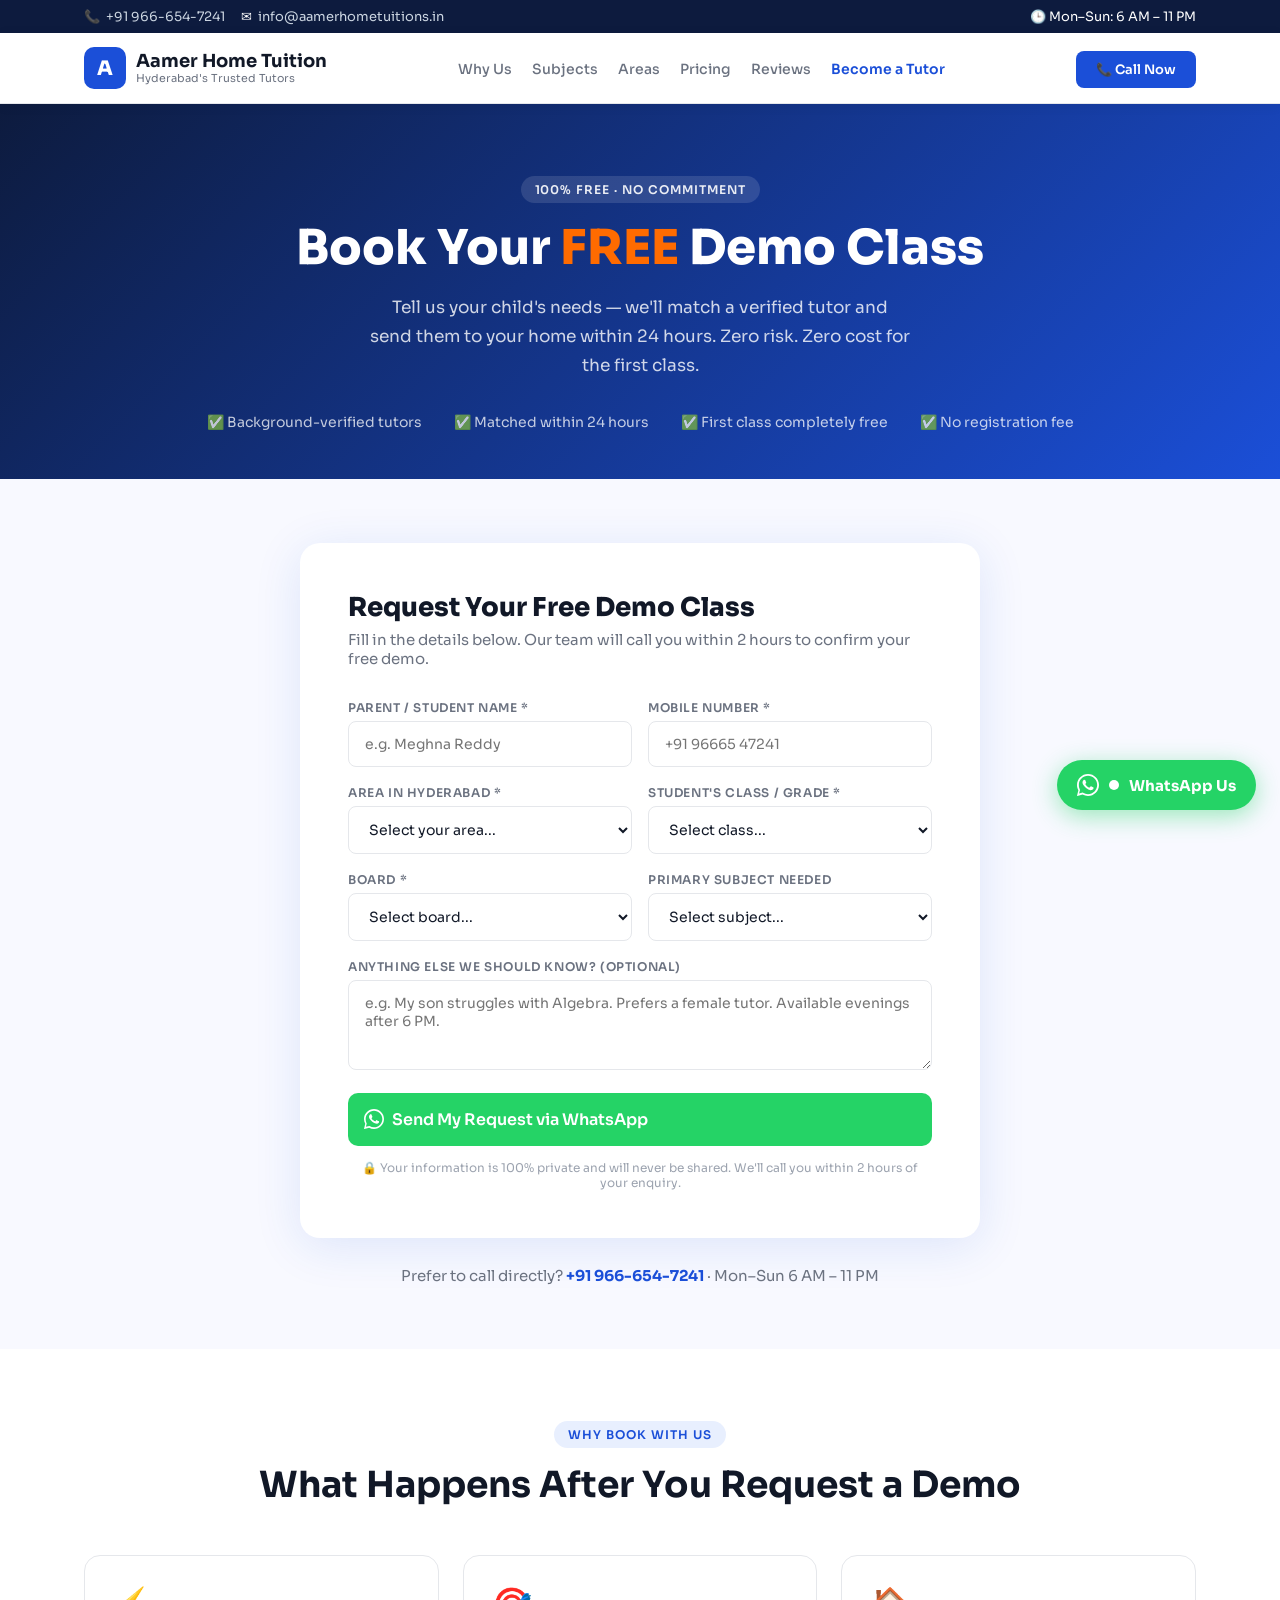
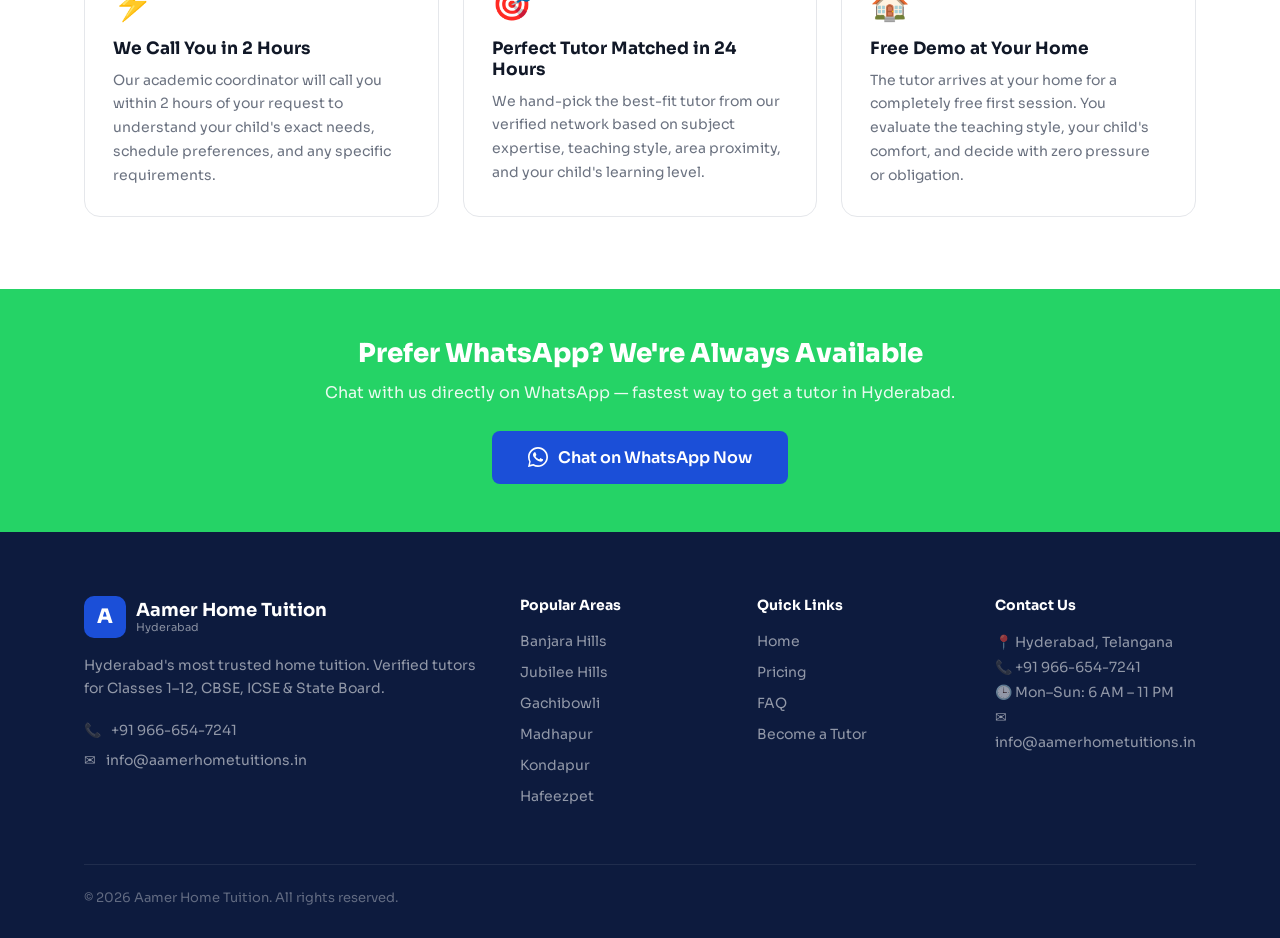
<file: book-demo.html>
<!DOCTYPE html>
<html lang="en">
<head>
<meta charset="UTF-8">
<meta name="viewport" content="width=device-width, initial-scale=1.0">
<title>Book a FREE Demo Class | Aamer Home Tuition Hyderabad</title>
<meta name="description" content="Book your FREE demo home tuition class in Hyderabad. Expert verified tutors for Classes 1–12, CBSE, ICSE & State Board. Tutor at your door within 24 hours. No commitment required.">
<link rel="canonical" href="https://aamerhometuitions.in/book-demo/">
<meta property="og:title" content="Book FREE Demo Class | Aamer Home Tuition Hyderabad">
<meta property="og:description" content="Book your free demo home tuition class in Hyderabad. Verified tutors for Classes 1–12, all boards. 24-hour matching.">
<meta property="og:url" content="https://aamerhometuitions.in/book-demo/">
<link rel="preconnect" href="https://fonts.googleapis.com">
<link href="https://fonts.googleapis.com/css2?family=Sora:wght@300;400;500;600;700;800&display=swap" rel="stylesheet">
<link rel="stylesheet" href="style.css">
<style>
.demo-hero { background: linear-gradient(135deg, #0D1B3E, #1B4FD8); color: #fff; padding: 72px 0 48px; text-align: center; }
.demo-hero h1 { font-size: clamp(28px,4vw,48px); font-weight: 800; margin-bottom: 16px; }
.demo-hero h1 em { font-style: normal; color: #FF6B00; }
.demo-hero p { font-size: 17px; color: rgba(255,255,255,0.8); max-width: 540px; margin: 0 auto 32px; line-height: 1.7; }
.demo-trust { display: flex; justify-content: center; gap: 32px; flex-wrap: wrap; margin-bottom: 0; }
.demo-trust-item { font-size: 14px; color: rgba(255,255,255,0.75); display: flex; align-items: center; gap: 7px; }

.form-section { padding: 64px 0; background: var(--bg-soft); }
.form-card { background: #fff; border-radius: 20px; box-shadow: 0 8px 48px rgba(27,79,216,0.12); padding: 48px; max-width: 680px; margin: 0 auto; }
.form-card h2 { font-size: 26px; font-weight: 800; margin-bottom: 6px; }
.form-card p { font-size: 15px; color: var(--text-muted); margin-bottom: 32px; }
.form-row { display: grid; grid-template-columns: 1fr 1fr; gap: 16px; }
.field { margin-bottom: 18px; }
.field label { display: block; font-size: 12px; font-weight: 600; color: var(--text-muted); margin-bottom: 6px; text-transform: uppercase; letter-spacing: 0.05em; }
.field input, .field select, .field textarea {
  width: 100%; padding: 13px 16px; border: 1.5px solid var(--border); border-radius: 8px;
  font-family: 'Sora', sans-serif; font-size: 14px; color: var(--text);
  outline: none; transition: border-color 0.2s; background: var(--bg);
}
.field input:focus, .field select:focus, .field textarea:focus { border-color: var(--primary); }
.field textarea { resize: vertical; min-height: 90px; }
.submit-area { margin-top: 8px; }
.submit-area button { width: 100%; padding: 16px; font-size: 16px; border-radius: 10px; }
.form-disclaimer { font-size: 12px; color: var(--text-light); text-align: center; margin-top: 14px; }

.why-book { padding: 72px 0; }
.why-book-grid { display: grid; grid-template-columns: repeat(3, 1fr); gap: 24px; margin-top: 48px; }
.wb-card { border: 1px solid var(--border); border-radius: 16px; padding: 28px; }
.wb-icon { font-size: 32px; margin-bottom: 14px; }
.wb-card h3 { font-size: 17px; font-weight: 700; margin-bottom: 10px; }
.wb-card p { font-size: 14px; color: var(--text-muted); line-height: 1.7; }

.wa-cta-band { background: #25D366; color: #fff; padding: 48px 0; text-align: center; }
.wa-cta-band h2 { font-size: 26px; font-weight: 800; margin-bottom: 12px; }
.wa-cta-band p { font-size: 16px; margin-bottom: 28px; opacity: 0.9; }

@media(max-width:700px) {
  .form-card { padding: 28px 20px; }
  .form-row { grid-template-columns: 1fr; }
  .why-book-grid { grid-template-columns: 1fr; }
  .demo-trust { gap: 16px; }
}
</style>
</head>
<body>

<div class="mobile-sticky-cta">
  <a href="tel:+919666547241" class="btn-primary">📞 Call Now</a>
  <a href="https://wa.me/919666547241?text=Hi,%20I%20want%20to%20book%20a%20free%20demo%20class" class="btn-whatsapp">
    <svg width="16" height="16" viewBox="0 0 24 24" fill="currentColor"><path d="M17.472 14.382c-.297-.149-1.758-.867-2.03-.967-.273-.099-.471-.148-.67.15-.197.297-.767.966-.94 1.164-.173.199-.347.223-.644.075-.297-.15-1.255-.463-2.39-1.475-.883-.788-1.48-1.761-1.653-2.059-.173-.297-.018-.458.13-.606.134-.133.298-.347.446-.52.149-.174.198-.298.298-.497.099-.198.05-.371-.025-.52-.075-.149-.669-1.612-.916-2.207-.242-.579-.487-.5-.669-.51-.173-.008-.371-.01-.57-.01-.198 0-.52.074-.792.372-.272.297-1.04 1.016-1.04 2.479 0 1.462 1.065 2.875 1.213 3.074.149.198 2.096 3.2 5.077 4.487.709.306 1.262.489 1.694.625.712.227 1.36.195 1.871.118.571-.085 1.758-.719 2.006-1.413.248-.694.248-1.289.173-1.413-.074-.124-.272-.198-.57-.347z"/><path d="M12 0C5.373 0 0 5.373 0 12c0 2.117.549 4.103 1.514 5.836L.057 23.571c-.057.217.14.413.357.357l5.735-1.457C7.9 23.451 9.886 24 12 24c6.627 0 12-5.373 12-12S18.627 0 12 0zm0 22c-1.952 0-3.792-.539-5.368-1.476l-.384-.228-3.977 1.01 1.025-3.876-.249-.4A9.92 9.92 0 0 1 2 12C2 6.477 6.477 2 12 2s10 4.477 10 10-4.477 10-10 10z"/></svg>
    Book Free Demo
  </a>
</div>

<div class="topbar">
  <div class="container topbar-inner">
    <div class="topbar-badges">
      <div class="topbar-badge">📞 <a href="tel:+919666547241">+91 966-654-7241</a></div>
      <div class="topbar-badge">✉ <a href="mailto:info@aamerhometuitions.in">info@aamerhometuitions.in</a></div>
    </div>
    <div class="topbar-badges"><span>🕒 Mon–Sun: 6 AM – 11 PM</span></div>
  </div>
</div>
<nav>
  <div class="nav-inner">
    <a href="index.html" class="logo"><div class="logo-icon">A</div><div class="logo-text">Aamer Home Tuition<span>Hyderabad's Trusted Tutors</span></div></a>
    <ul class="nav-links">
      <li><a href="index.html#why">Why Us</a></li>
      <li><a href="index.html#subjects">Subjects</a></li>
      <li><a href="index.html#areas">Areas</a></li>
      <li><a href="index.html#pricing">Pricing</a></li>
      <li><a href="index.html#testimonials">Reviews</a></li>
      <li><a href="careers.html" style="color:var(--primary);font-weight:600;">Become a Tutor</a></li>
    </ul>
    <div class="nav-actions"><a href="tel:+919666547241" class="nav-book-btn">📞 Call Now</a></div>
    <button class="hamburger" onclick="openMobileMenu()">☰</button>
  </div>
</nav>
<div class="mobile-menu" id="mobileMenu" onclick="closeMobileMenuOutside(event)">
  <div class="mobile-menu-panel">
    <button class="mobile-menu-close" onclick="closeMobileMenu()">✕</button>
    <div class="mobile-menu-logo"><div class="logo-icon">A</div><div class="logo-text">Aamer Home Tuition<span>Hyderabad</span></div></div>
    <ul class="mobile-nav-links">
      <li><a href="index.html">Home</a></li>
      <li><a href="index.html#why">Why Us</a></li>
      <li><a href="index.html#areas">Areas</a></li>
      <li><a href="index.html#pricing">Pricing</a></li>
      <li><a href="careers.html">Become a Tutor</a></li>
    </ul>
  </div>
</div>

<section class="demo-hero">
  <div class="container">
    <div class="section-tag" style="background:rgba(255,255,255,0.12);color:rgba(255,255,255,0.9);">100% Free · No Commitment</div>
    <h1>Book Your <em>FREE</em> Demo Class</h1>
    <p>Tell us your child's needs — we'll match a verified tutor and send them to your home within 24 hours. Zero risk. Zero cost for the first class.</p>
    <div class="demo-trust">
      <div class="demo-trust-item">✅ Background-verified tutors</div>
      <div class="demo-trust-item">✅ Matched within 24 hours</div>
      <div class="demo-trust-item">✅ First class completely free</div>
      <div class="demo-trust-item">✅ No registration fee</div>
    </div>
  </div>
</section>

<section class="form-section">
  <div class="container">
    <div class="form-card">
      <h2>Request Your Free Demo Class</h2>
      <p>Fill in the details below. Our team will call you within 2 hours to confirm your free demo.</p>
      <div class="form-row">
        <div class="field"><label for="d-name">Parent / Student Name *</label><input type="text" id="d-name" placeholder="e.g. Meghna Reddy" required></div>
        <div class="field"><label for="d-phone">Mobile Number *</label><input type="tel" id="d-phone" placeholder="+91 96665 47241" required></div>
      </div>
      <div class="form-row">
        <div class="field"><label for="d-area">Area in Hyderabad *</label>
          <select id="d-area" required>
            <option value="">Select your area...</option>
            <option>Banjara Hills</option><option>Jubilee Hills</option><option>Madhapur</option>
            <option>Gachibowli</option><option>Kondapur</option><option>Kukatpally</option>
            <option>Miyapur</option><option>Ameerpet</option><option>Secunderabad</option>
            <option>Dilsukhnagar</option><option>LB Nagar</option><option>Tolichowki</option>
            <option>Mehdipatnam</option><option>Hitech City</option><option>Uppal</option>
            <option>Begumpet</option><option>Manikonda</option><option>Kompally</option>
            <option>Attapur</option><option>Hafeezpet</option><option>Nanakramguda</option>
            <option>Financial District</option><option>Other area</option>
          </select>
        </div>
        <div class="field"><label for="d-class">Student's Class / Grade *</label>
          <select id="d-class" required>
            <option value="">Select class...</option>
            <option>Class 1</option><option>Class 2</option><option>Class 3</option><option>Class 4</option><option>Class 5</option>
            <option>Class 6</option><option>Class 7</option><option>Class 8</option>
            <option>Class 9</option><option>Class 10</option>
            <option>Class 11</option><option>Class 12</option>
            <option>IIT-JEE Foundation</option><option>NEET Coaching</option><option>EAMCET Coaching</option>
          </select>
        </div>
      </div>
      <div class="form-row">
        <div class="field"><label for="d-board">Board *</label>
          <select id="d-board" required>
            <option value="">Select board...</option>
            <option>CBSE</option><option>ICSE</option><option>Telangana State Board</option>
            <option>IGCSE</option><option>IB</option><option>Not sure</option>
          </select>
        </div>
        <div class="field"><label for="d-subject">Primary Subject Needed</label>
          <select id="d-subject">
            <option value="">Select subject...</option>
            <option>Mathematics</option><option>Physics</option><option>Chemistry</option>
            <option>Biology</option><option>English</option><option>Hindi</option>
            <option>Telugu</option><option>Social Studies</option><option>All Subjects</option>
            <option>Computer Science</option><option>Accounts/Economics</option>
          </select>
        </div>
      </div>
      <div class="field"><label for="d-msg">Anything else we should know? (Optional)</label>
        <textarea id="d-msg" placeholder="e.g. My son struggles with Algebra. Prefers a female tutor. Available evenings after 6 PM."></textarea>
      </div>
      <div class="submit-area">
        <button onclick="submitDemoForm()" class="btn-whatsapp">
          <svg width="20" height="20" viewBox="0 0 24 24" fill="currentColor"><path d="M17.472 14.382c-.297-.149-1.758-.867-2.03-.967-.273-.099-.471-.148-.67.15-.197.297-.767.966-.94 1.164-.173.199-.347.223-.644.075-.297-.15-1.255-.463-2.39-1.475-.883-.788-1.48-1.761-1.653-2.059-.173-.297-.018-.458.13-.606.134-.133.298-.347.446-.52.149-.174.198-.298.298-.497.099-.198.05-.371-.025-.52-.075-.149-.669-1.612-.916-2.207-.242-.579-.487-.5-.669-.51-.173-.008-.371-.01-.57-.01-.198 0-.52.074-.792.372-.272.297-1.04 1.016-1.04 2.479 0 1.462 1.065 2.875 1.213 3.074.149.198 2.096 3.2 5.077 4.487.709.306 1.262.489 1.694.625.712.227 1.36.195 1.871.118.571-.085 1.758-.719 2.006-1.413.248-.694.248-1.289.173-1.413-.074-.124-.272-.198-.57-.347z"/><path d="M12 0C5.373 0 0 5.373 0 12c0 2.117.549 4.103 1.514 5.836L.057 23.571c-.057.217.14.413.357.357l5.735-1.457C7.9 23.451 9.886 24 12 24c6.627 0 12-5.373 12-12S18.627 0 12 0zm0 22c-1.952 0-3.792-.539-5.368-1.476l-.384-.228-3.977 1.01 1.025-3.876-.249-.4A9.92 9.92 0 0 1 2 12C2 6.477 6.477 2 12 2s10 4.477 10 10-4.477 10-10 10z"/></svg>
          Send My Request via WhatsApp
        </button>
      </div>
      <div class="form-disclaimer">🔒 Your information is 100% private and will never be shared. We'll call you within 2 hours of your enquiry.</div>
    </div>
    <div style="text-align:center;margin-top:28px;font-size:15px;color:var(--text-muted);">
      Prefer to call directly? <strong><a href="tel:+919666547241" style="color:var(--primary);">+91 966-654-7241</a></strong> · Mon–Sun 6 AM – 11 PM
    </div>
  </div>
</section>

<section class="why-book">
  <div class="container">
    <div class="text-center">
      <div class="section-tag">Why Book With Us</div>
      <h2 class="section-title">What Happens After You Request a Demo</h2>
    </div>
    <div class="why-book-grid">
      <div class="wb-card">
        <div class="wb-icon">⚡</div>
        <h3>We Call You in 2 Hours</h3>
        <p>Our academic coordinator will call you within 2 hours of your request to understand your child's exact needs, schedule preferences, and any specific requirements.</p>
      </div>
      <div class="wb-card">
        <div class="wb-icon">🎯</div>
        <h3>Perfect Tutor Matched in 24 Hours</h3>
        <p>We hand-pick the best-fit tutor from our verified network based on subject expertise, teaching style, area proximity, and your child's learning level.</p>
      </div>
      <div class="wb-card">
        <div class="wb-icon">🏠</div>
        <h3>Free Demo at Your Home</h3>
        <p>The tutor arrives at your home for a completely free first session. You evaluate the teaching style, your child's comfort, and decide with zero pressure or obligation.</p>
      </div>
    </div>
  </div>
</section>

<section class="wa-cta-band">
  <div class="container">
    <h2>Prefer WhatsApp? We're Always Available</h2>
    <p>Chat with us directly on WhatsApp — fastest way to get a tutor in Hyderabad.</p>
    <a href="https://wa.me/919666547241?text=Hi,%20I%20want%20to%20book%20a%20free%20demo%20home%20tuition%20class%20in%20Hyderabad" class="btn-primary" style="font-size:16px;padding:16px 36px;display:inline-flex;align-items:center;gap:10px;">
      <svg width="20" height="20" viewBox="0 0 24 24" fill="currentColor"><path d="M17.472 14.382c-.297-.149-1.758-.867-2.03-.967-.273-.099-.471-.148-.67.15-.197.297-.767.966-.94 1.164-.173.199-.347.223-.644.075-.297-.15-1.255-.463-2.39-1.475-.883-.788-1.48-1.761-1.653-2.059-.173-.297-.018-.458.13-.606.134-.133.298-.347.446-.52.149-.174.198-.298.298-.497.099-.198.05-.371-.025-.52-.075-.149-.669-1.612-.916-2.207-.242-.579-.487-.5-.669-.51-.173-.008-.371-.01-.57-.01-.198 0-.52.074-.792.372-.272.297-1.04 1.016-1.04 2.479 0 1.462 1.065 2.875 1.213 3.074.149.198 2.096 3.2 5.077 4.487.709.306 1.262.489 1.694.625.712.227 1.36.195 1.871.118.571-.085 1.758-.719 2.006-1.413.248-.694.248-1.289.173-1.413-.074-.124-.272-.198-.57-.347z"/><path d="M12 0C5.373 0 0 5.373 0 12c0 2.117.549 4.103 1.514 5.836L.057 23.571c-.057.217.14.413.357.357l5.735-1.457C7.9 23.451 9.886 24 12 24c6.627 0 12-5.373 12-12S18.627 0 12 0zm0 22c-1.952 0-3.792-.539-5.368-1.476l-.384-.228-3.977 1.01 1.025-3.876-.249-.4A9.92 9.92 0 0 1 2 12C2 6.477 6.477 2 12 2s10 4.477 10 10-4.477 10-10 10z"/></svg>
      Chat on WhatsApp Now
    </a>
  </div>
</section>

<footer>
  <div class="container">
    <div class="footer-grid">
      <div class="footer-col footer-brand">
        <div class="logo"><div class="logo-icon">A</div><div class="logo-text" style="color:#fff;">Aamer Home Tuition<span style="color:rgba(255,255,255,0.5)">Hyderabad</span></div></div>
        <p>Hyderabad's most trusted home tuition. Verified tutors for Classes 1–12, CBSE, ICSE &amp; State Board.</p>
        <div class="footer-contact-item">📞 <a href="tel:+919666547241" style="color:inherit;">+91 966-654-7241</a></div>
        <div class="footer-contact-item">✉ <a href="mailto:info@aamerhometuitions.in" style="color:inherit;">info@aamerhometuitions.in</a></div>
      </div>
      <div class="footer-col"><h4>Popular Areas</h4><ul>
        <li><a href="home-tuition-banjara-hills.html">Banjara Hills</a></li>
        <li><a href="home-tuition-jubilee-hills.html">Jubilee Hills</a></li>
        <li><a href="home-tuition-gachibowli.html">Gachibowli</a></li>
        <li><a href="home-tuition-madhapur.html">Madhapur</a></li>
        <li><a href="home-tuition-kondapur.html">Kondapur</a></li>
        <li><a href="home-tuition-hafeezpet.html">Hafeezpet</a></li>
      </ul></div>
      <div class="footer-col"><h4>Quick Links</h4><ul>
        <li><a href="index.html">Home</a></li>
        <li><a href="index.html#pricing">Pricing</a></li>
        <li><a href="index.html#faq">FAQ</a></li>
        <li><a href="careers.html">Become a Tutor</a></li>
      </ul></div>
      <div class="footer-col"><h4>Contact Us</h4>
        <p style="font-size:14px;color:rgba(255,255,255,0.55);line-height:1.8;">📍 Hyderabad, Telangana<br>📞 <a href="tel:+919666547241" style="color:rgba(255,255,255,0.55);">+91 966-654-7241</a><br>🕒 Mon–Sun: 6 AM – 11 PM<br>✉ <a href="mailto:info@aamerhometuitions.in" style="color:rgba(255,255,255,0.55);">info@aamerhometuitions.in</a></p>
      </div>
    </div>
    <div class="footer-bottom"><span>© 2026 Aamer Home Tuition. All rights reserved.</span></div>
  </div>
</footer>

<div class="wa-float">
  <a href="https://wa.me/919666547241" target="_blank" rel="noopener">
    <svg width="22" height="22" viewBox="0 0 24 24" fill="currentColor"><path d="M17.472 14.382c-.297-.149-1.758-.867-2.03-.967-.273-.099-.471-.148-.67.15-.197.297-.767.966-.94 1.164-.173.199-.347.223-.644.075-.297-.15-1.255-.463-2.39-1.475-.883-.788-1.48-1.761-1.653-2.059-.173-.297-.018-.458.13-.606.134-.133.298-.347.446-.52.149-.174.198-.298.298-.497.099-.198.05-.371-.025-.52-.075-.149-.669-1.612-.916-2.207-.242-.579-.487-.5-.669-.51-.173-.008-.371-.01-.57-.01-.198 0-.52.074-.792.372-.272.297-1.04 1.016-1.04 2.479 0 1.462 1.065 2.875 1.213 3.074.149.198 2.096 3.2 5.077 4.487.709.306 1.262.489 1.694.625.712.227 1.36.195 1.871.118.571-.085 1.758-.719 2.006-1.413.248-.694.248-1.289.173-1.413-.074-.124-.272-.198-.57-.347z"/><path d="M12 0C5.373 0 0 5.373 0 12c0 2.117.549 4.103 1.514 5.836L.057 23.571c-.057.217.14.413.357.357l5.735-1.457C7.9 23.451 9.886 24 12 24c6.627 0 12-5.373 12-12S18.627 0 12 0zm0 22c-1.952 0-3.792-.539-5.368-1.476l-.384-.228-3.977 1.01 1.025-3.876-.249-.4A9.92 9.92 0 0 1 2 12C2 6.477 6.477 2 12 2s10 4.477 10 10-4.477 10-10 10z"/></svg>
    <div class="wa-dot"></div>
    WhatsApp Us
  </a>
</div>

<script>
function openMobileMenu(){document.getElementById('mobileMenu').classList.add('open');document.body.style.overflow='hidden';}
function closeMobileMenu(){document.getElementById('mobileMenu').classList.remove('open');document.body.style.overflow='';}
function closeMobileMenuOutside(e){if(e.target===document.getElementById('mobileMenu'))closeMobileMenu();}
function submitDemoForm(){
  const name=document.getElementById('d-name').value.trim();
  const phone=document.getElementById('d-phone').value.trim();
  const area=document.getElementById('d-area').value;
  const cls=document.getElementById('d-class').value;
  const board=document.getElementById('d-board').value;
  const subj=document.getElementById('d-subject').value;
  const msg_extra=document.getElementById('d-msg').value.trim();
  if(!name||!phone){alert('Please enter your name and mobile number.');return;}
  let msg=`Hi, I want to book a FREE demo home tuition class in Hyderabad.\n\nName: ${name}\nPhone: ${phone}\nArea: ${area||'Not specified'}\nClass: ${cls||'Not specified'}\nBoard: ${board||'Not specified'}\nSubject: ${subj||'Not specified'}`;
  if(msg_extra) msg+=`\nAdditional info: ${msg_extra}`;
  msg+=`\n\nPlease call me to confirm the demo class.`;
  window.location.href='thankyou.html';
  window.open(`https://wa.me/919666547241?text=${encodeURIComponent(msg)}`,'_blank');
}
</script>
</body>
</html>
</file>
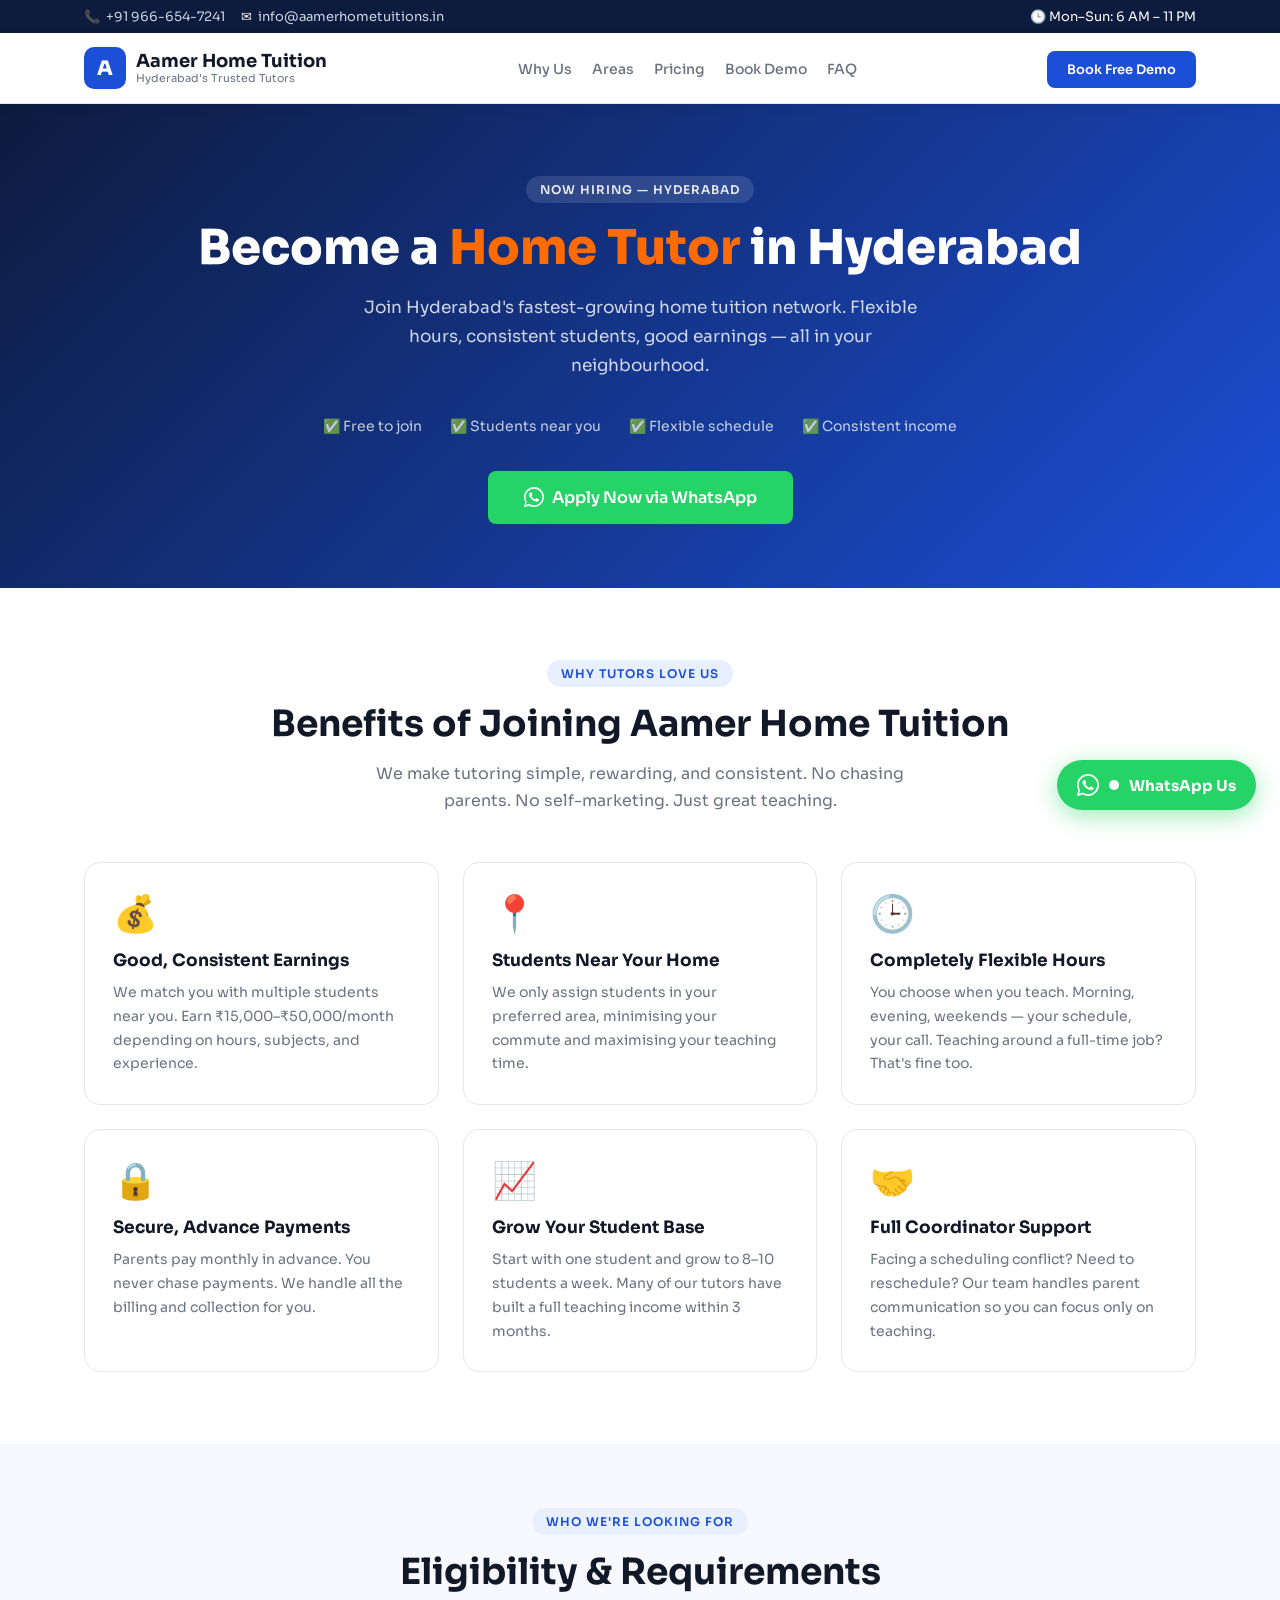
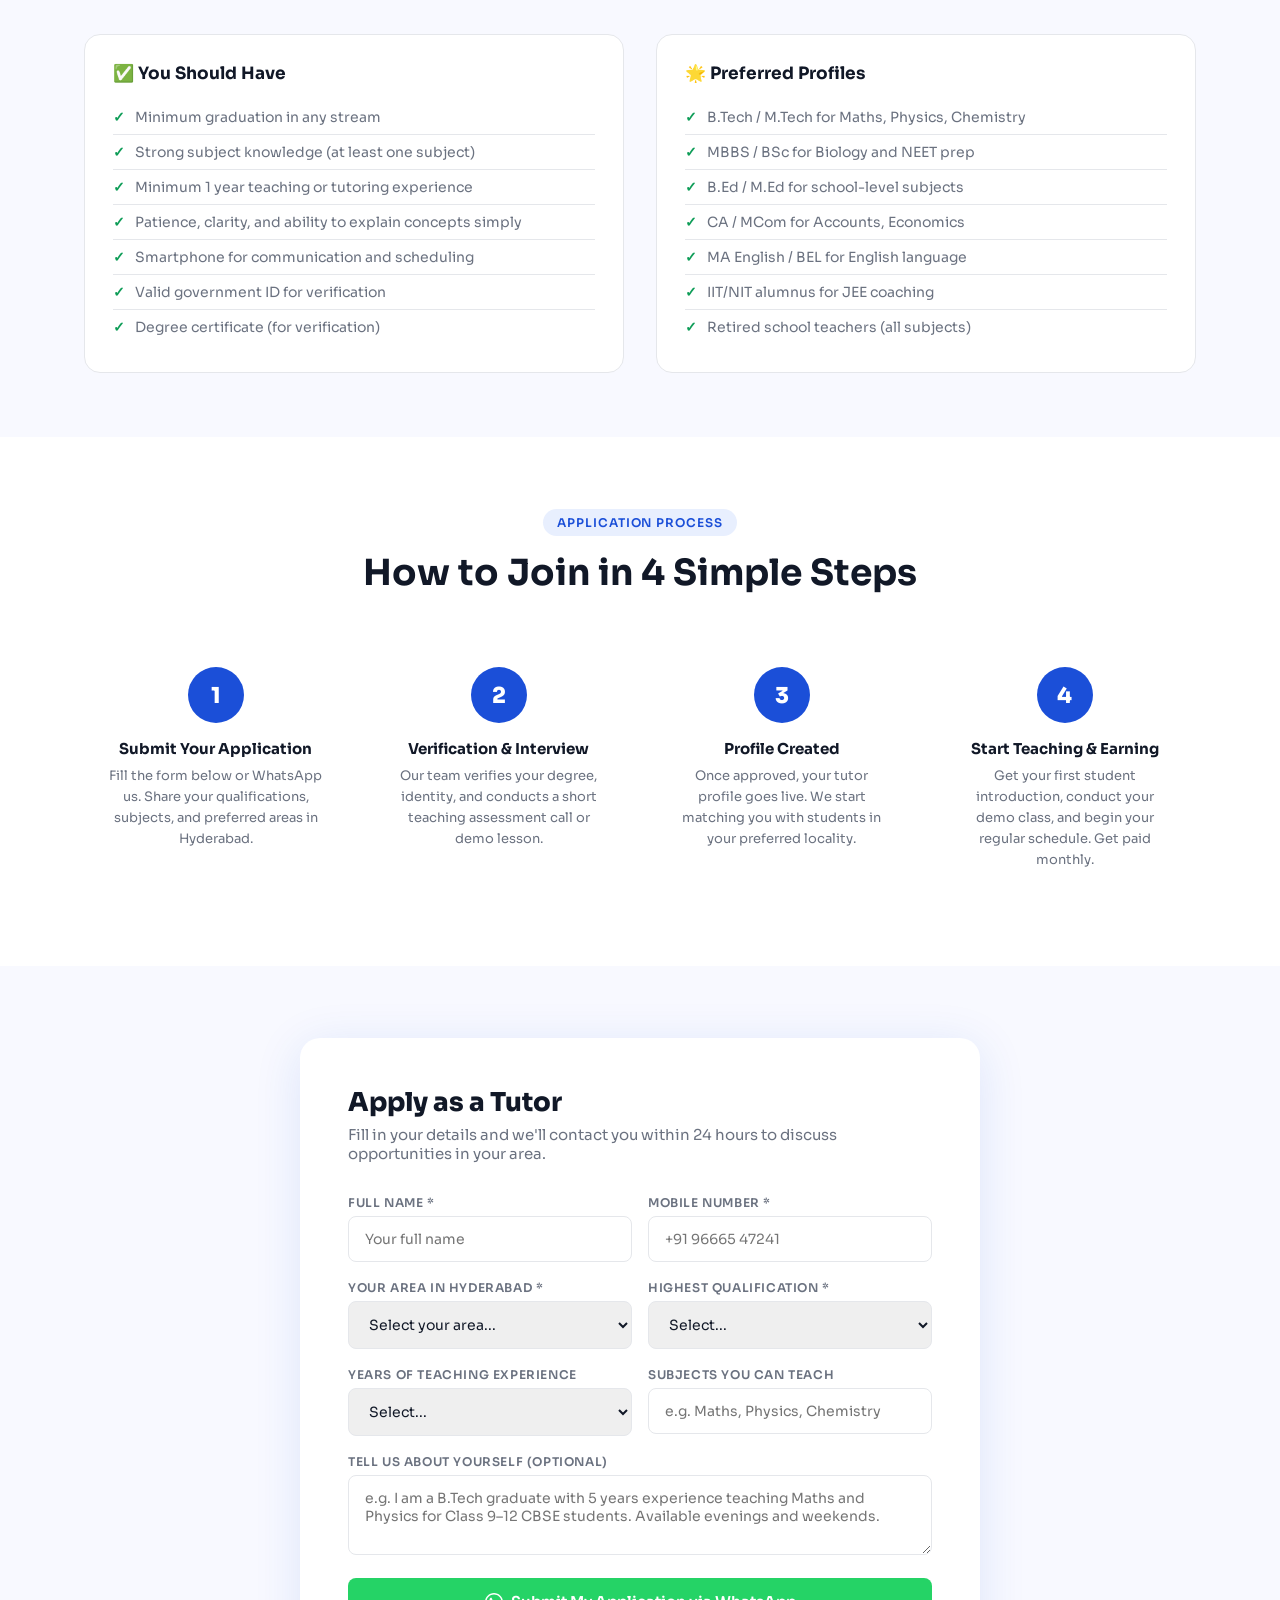
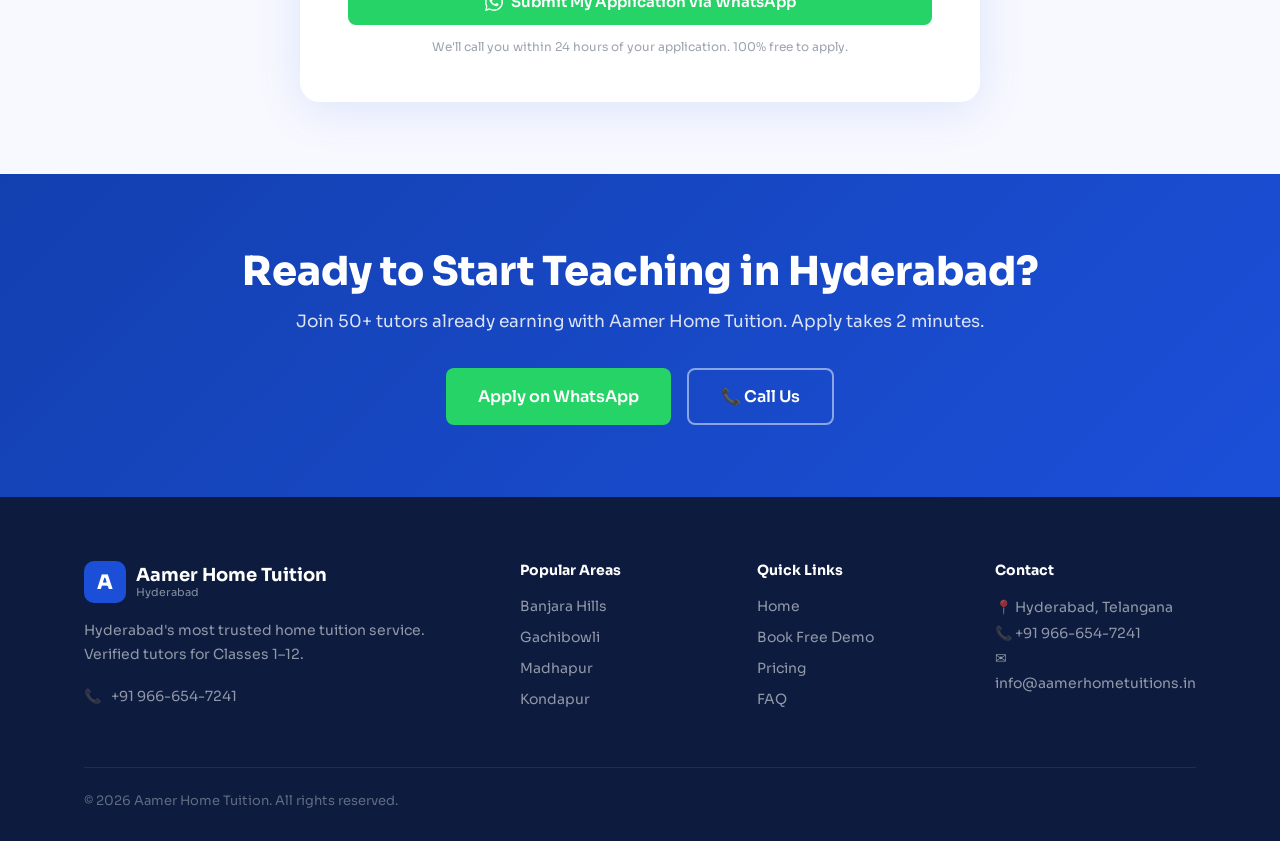
<file: careers.html>
<!DOCTYPE html>
<html lang="en">
<head>
<meta charset="UTF-8">
<meta name="viewport" content="width=device-width, initial-scale=1.0">
<title>Become a Home Tutor in Hyderabad | Join Aamer Home Tuition</title>
<meta name="description" content="Join Aamer Home Tuition as a verified home tutor in Hyderabad. Flexible hours, good pay, 500+ students looking for tutors near you. Apply now — it's free to join.">
<link rel="canonical" href="https://aamerhometuitions.in/careers/">
<link rel="preconnect" href="https://fonts.googleapis.com">
<link href="https://fonts.googleapis.com/css2?family=Sora:wght@300;400;500;600;700;800&display=swap" rel="stylesheet">
<link rel="stylesheet" href="style.css">
<style>
.careers-hero{background:linear-gradient(135deg,#0D1B3E,#1B4FD8);color:#fff;padding:72px 0 64px;text-align:center;}
.careers-hero h1{font-size:clamp(28px,4vw,48px);font-weight:800;margin-bottom:16px;}
.careers-hero h1 em{font-style:normal;color:#FF6B00;}
.careers-hero p{font-size:17px;color:rgba(255,255,255,0.8);max-width:560px;margin:0 auto 36px;line-height:1.7;}
.careers-trust{display:flex;justify-content:center;gap:28px;flex-wrap:wrap;}
.careers-trust-item{font-size:14px;color:rgba(255,255,255,0.75);display:flex;align-items:center;gap:6px;}

.benefits{padding:72px 0;}
.benefits-grid{display:grid;grid-template-columns:repeat(3,1fr);gap:24px;margin-top:48px;}
.benefit-card{border:1px solid var(--border);border-radius:16px;padding:28px;}
.benefit-icon{font-size:36px;margin-bottom:14px;}
.benefit-card h3{font-size:17px;font-weight:700;margin-bottom:10px;}
.benefit-card p{font-size:14px;color:var(--text-muted);line-height:1.7;}

.apply-section{background:var(--bg-soft);padding:72px 0;}
.apply-card{background:#fff;border-radius:20px;box-shadow:0 8px 48px rgba(27,79,216,0.12);padding:48px;max-width:680px;margin:0 auto;}
.apply-card h2{font-size:26px;font-weight:800;margin-bottom:6px;}
.apply-card>p{font-size:15px;color:var(--text-muted);margin-bottom:32px;}
.form-row{display:grid;grid-template-columns:1fr 1fr;gap:16px;}
.field{margin-bottom:18px;}
.field label{display:block;font-size:12px;font-weight:600;color:var(--text-muted);margin-bottom:6px;text-transform:uppercase;letter-spacing:.05em;}
.field input,.field select,.field textarea{width:100%;padding:13px 16px;border:1.5px solid var(--border);border-radius:8px;font-family:'Sora',sans-serif;font-size:14px;color:var(--text);outline:none;transition:border-color .2s;}
.field input:focus,.field select:focus,.field textarea:focus{border-color:var(--primary);}
.field textarea{resize:vertical;min-height:80px;}
.form-disclaimer{font-size:12px;color:var(--text-light);text-align:center;margin-top:14px;}

.process{padding:72px 0;}
.process-steps{display:grid;grid-template-columns:repeat(4,1fr);gap:20px;margin-top:48px;}
.p-step{text-align:center;padding:24px;}
.p-num{width:56px;height:56px;border-radius:50%;background:var(--primary);color:#fff;font-size:22px;font-weight:800;display:flex;align-items:center;justify-content:center;margin:0 auto 16px;}
.p-step h3{font-size:15px;font-weight:700;margin-bottom:8px;}
.p-step p{font-size:13px;color:var(--text-muted);line-height:1.6;}

.requirements{padding:64px 0;background:var(--bg-soft);}
.req-grid{display:grid;grid-template-columns:1fr 1fr;gap:32px;margin-top:40px;}
.req-card{background:#fff;border:1px solid var(--border);border-radius:16px;padding:28px;}
.req-card h3{font-size:17px;font-weight:700;margin-bottom:16px;}
.req-list{list-style:none;}
.req-list li{font-size:14px;color:var(--text-muted);padding:8px 0;border-bottom:1px solid var(--border);display:flex;align-items:center;gap:10px;}
.req-list li:last-child{border-bottom:none;}
.req-list .check{color:var(--green);font-weight:700;}
.req-list .cross{color:#EF4444;font-weight:700;}

@media(max-width:900px){.benefits-grid{grid-template-columns:1fr;}.process-steps{grid-template-columns:1fr 1fr;}.req-grid{grid-template-columns:1fr;}.apply-card{padding:28px 20px;}.form-row{grid-template-columns:1fr;}.careers-trust{gap:14px;}}
</style>
</head>
<body>

<div class="mobile-sticky-cta">
  <a href="tel:+919666547241" class="btn-primary">📞 Call Now</a>
  <a href="https://wa.me/919666547241?text=Hi,%20I%20want%20to%20apply%20as%20a%20home%20tutor%20with%20Aamer%20Home%20Tuition" class="btn-whatsapp">
    <svg width="16" height="16" viewBox="0 0 24 24" fill="currentColor"><path d="M17.472 14.382c-.297-.149-1.758-.867-2.03-.967-.273-.099-.471-.148-.67.15-.197.297-.767.966-.94 1.164-.173.199-.347.223-.644.075-.297-.15-1.255-.463-2.39-1.475-.883-.788-1.48-1.761-1.653-2.059-.173-.297-.018-.458.13-.606.134-.133.298-.347.446-.52.149-.174.198-.298.298-.497.099-.198.05-.371-.025-.52-.075-.149-.669-1.612-.916-2.207-.242-.579-.487-.5-.669-.51-.173-.008-.371-.01-.57-.01-.198 0-.52.074-.792.372-.272.297-1.04 1.016-1.04 2.479 0 1.462 1.065 2.875 1.213 3.074.149.198 2.096 3.2 5.077 4.487.709.306 1.262.489 1.694.625.712.227 1.36.195 1.871.118.571-.085 1.758-.719 2.006-1.413.248-.694.248-1.289.173-1.413-.074-.124-.272-.198-.57-.347z"/><path d="M12 0C5.373 0 0 5.373 0 12c0 2.117.549 4.103 1.514 5.836L.057 23.571c-.057.217.14.413.357.357l5.735-1.457C7.9 23.451 9.886 24 12 24c6.627 0 12-5.373 12-12S18.627 0 12 0zm0 22c-1.952 0-3.792-.539-5.368-1.476l-.384-.228-3.977 1.01 1.025-3.876-.249-.4A9.92 9.92 0 0 1 2 12C2 6.477 6.477 2 12 2s10 4.477 10 10-4.477 10-10 10z"/></svg>
    Apply Now
  </a>
</div>

<div class="topbar">
  <div class="container topbar-inner">
    <div class="topbar-badges">
      <div class="topbar-badge">📞 <a href="tel:+919666547241">+91 966-654-7241</a></div>
      <div class="topbar-badge">✉ <a href="mailto:info@aamerhometuitions.in">info@aamerhometuitions.in</a></div>
    </div>
    <div class="topbar-badges"><span>🕒 Mon–Sun: 6 AM – 11 PM</span></div>
  </div>
</div>
<nav>
  <div class="nav-inner">
    <a href="index.html" class="logo"><div class="logo-icon">A</div><div class="logo-text">Aamer Home Tuition<span>Hyderabad's Trusted Tutors</span></div></a>
    <ul class="nav-links">
      <li><a href="index.html#why">Why Us</a></li>
      <li><a href="index.html#areas">Areas</a></li>
      <li><a href="index.html#pricing">Pricing</a></li>
      <li><a href="book-demo.html">Book Demo</a></li>
      <li><a href="index.html#faq">FAQ</a></li>
    </ul>
    <div class="nav-actions"><a href="book-demo.html" class="nav-book-btn">Book Free Demo</a></div>
    <button class="hamburger" onclick="openMobileMenu()">☰</button>
  </div>
</nav>
<div class="mobile-menu" id="mobileMenu" onclick="closeMobileMenuOutside(event)">
  <div class="mobile-menu-panel">
    <button class="mobile-menu-close" onclick="closeMobileMenu()">✕</button>
    <div class="mobile-menu-logo"><div class="logo-icon">A</div><div class="logo-text">Aamer Home Tuition</div></div>
    <ul class="mobile-nav-links">
      <li><a href="index.html">Home</a></li>
      <li><a href="index.html#areas">Areas</a></li>
      <li><a href="index.html#pricing">Pricing</a></li>
      <li><a href="book-demo.html">Book Free Demo</a></li>
    </ul>
  </div>
</div>

<section class="careers-hero">
  <div class="container">
    <div class="section-tag" style="background:rgba(255,255,255,0.12);color:rgba(255,255,255,0.9);">Now Hiring — Hyderabad</div>
    <h1>Become a <em>Home Tutor</em> in Hyderabad</h1>
    <p>Join Hyderabad's fastest-growing home tuition network. Flexible hours, consistent students, good earnings — all in your neighbourhood.</p>
    <div class="careers-trust">
      <div class="careers-trust-item">✅ Free to join</div>
      <div class="careers-trust-item">✅ Students near you</div>
      <div class="careers-trust-item">✅ Flexible schedule</div>
      <div class="careers-trust-item">✅ Consistent income</div>
    </div>
    <div style="margin-top:36px;">
      <a href="#apply" class="btn-whatsapp" style="font-size:16px;padding:16px 36px;">
        <svg width="20" height="20" viewBox="0 0 24 24" fill="currentColor"><path d="M17.472 14.382c-.297-.149-1.758-.867-2.03-.967-.273-.099-.471-.148-.67.15-.197.297-.767.966-.94 1.164-.173.199-.347.223-.644.075-.297-.15-1.255-.463-2.39-1.475-.883-.788-1.48-1.761-1.653-2.059-.173-.297-.018-.458.13-.606.134-.133.298-.347.446-.52.149-.174.198-.298.298-.497.099-.198.05-.371-.025-.52-.075-.149-.669-1.612-.916-2.207-.242-.579-.487-.5-.669-.51-.173-.008-.371-.01-.57-.01-.198 0-.52.074-.792.372-.272.297-1.04 1.016-1.04 2.479 0 1.462 1.065 2.875 1.213 3.074.149.198 2.096 3.2 5.077 4.487.709.306 1.262.489 1.694.625.712.227 1.36.195 1.871.118.571-.085 1.758-.719 2.006-1.413.248-.694.248-1.289.173-1.413-.074-.124-.272-.198-.57-.347z"/><path d="M12 0C5.373 0 0 5.373 0 12c0 2.117.549 4.103 1.514 5.836L.057 23.571c-.057.217.14.413.357.357l5.735-1.457C7.9 23.451 9.886 24 12 24c6.627 0 12-5.373 12-12S18.627 0 12 0zm0 22c-1.952 0-3.792-.539-5.368-1.476l-.384-.228-3.977 1.01 1.025-3.876-.249-.4A9.92 9.92 0 0 1 2 12C2 6.477 6.477 2 12 2s10 4.477 10 10-4.477 10-10 10z"/></svg>
        Apply Now via WhatsApp
      </a>
    </div>
  </div>
</section>

<section class="benefits">
  <div class="container">
    <div class="text-center">
      <div class="section-tag">Why Tutors Love Us</div>
      <h2 class="section-title">Benefits of Joining Aamer Home Tuition</h2>
      <p class="section-sub">We make tutoring simple, rewarding, and consistent. No chasing parents. No self-marketing. Just great teaching.</p>
    </div>
    <div class="benefits-grid">
      <div class="benefit-card"><div class="benefit-icon">💰</div><h3>Good, Consistent Earnings</h3><p>We match you with multiple students near you. Earn ₹15,000–₹50,000/month depending on hours, subjects, and experience.</p></div>
      <div class="benefit-card"><div class="benefit-icon">📍</div><h3>Students Near Your Home</h3><p>We only assign students in your preferred area, minimising your commute and maximising your teaching time.</p></div>
      <div class="benefit-card"><div class="benefit-icon">🕒</div><h3>Completely Flexible Hours</h3><p>You choose when you teach. Morning, evening, weekends — your schedule, your call. Teaching around a full-time job? That's fine too.</p></div>
      <div class="benefit-card"><div class="benefit-icon">🔒</div><h3>Secure, Advance Payments</h3><p>Parents pay monthly in advance. You never chase payments. We handle all the billing and collection for you.</p></div>
      <div class="benefit-card"><div class="benefit-icon">📈</div><h3>Grow Your Student Base</h3><p>Start with one student and grow to 8–10 students a week. Many of our tutors have built a full teaching income within 3 months.</p></div>
      <div class="benefit-card"><div class="benefit-icon">🤝</div><h3>Full Coordinator Support</h3><p>Facing a scheduling conflict? Need to reschedule? Our team handles parent communication so you can focus only on teaching.</p></div>
    </div>
  </div>
</section>

<section class="requirements">
  <div class="container">
    <div class="text-center">
      <div class="section-tag">Who We're Looking For</div>
      <h2 class="section-title">Eligibility &amp; Requirements</h2>
    </div>
    <div class="req-grid">
      <div class="req-card">
        <h3>✅ You Should Have</h3>
        <ul class="req-list">
          <li><span class="check">✓</span> Minimum graduation in any stream</li>
          <li><span class="check">✓</span> Strong subject knowledge (at least one subject)</li>
          <li><span class="check">✓</span> Minimum 1 year teaching or tutoring experience</li>
          <li><span class="check">✓</span> Patience, clarity, and ability to explain concepts simply</li>
          <li><span class="check">✓</span> Smartphone for communication and scheduling</li>
          <li><span class="check">✓</span> Valid government ID for verification</li>
          <li><span class="check">✓</span> Degree certificate (for verification)</li>
        </ul>
      </div>
      <div class="req-card">
        <h3>🌟 Preferred Profiles</h3>
        <ul class="req-list">
          <li><span class="check">✓</span> B.Tech / M.Tech for Maths, Physics, Chemistry</li>
          <li><span class="check">✓</span> MBBS / BSc for Biology and NEET prep</li>
          <li><span class="check">✓</span> B.Ed / M.Ed for school-level subjects</li>
          <li><span class="check">✓</span> CA / MCom for Accounts, Economics</li>
          <li><span class="check">✓</span> MA English / BEL for English language</li>
          <li><span class="check">✓</span> IIT/NIT alumnus for JEE coaching</li>
          <li><span class="check">✓</span> Retired school teachers (all subjects)</li>
        </ul>
      </div>
    </div>
  </div>
</section>

<section class="process">
  <div class="container">
    <div class="text-center">
      <div class="section-tag">Application Process</div>
      <h2 class="section-title">How to Join in 4 Simple Steps</h2>
    </div>
    <div class="process-steps">
      <div class="p-step"><div class="p-num">1</div><h3>Submit Your Application</h3><p>Fill the form below or WhatsApp us. Share your qualifications, subjects, and preferred areas in Hyderabad.</p></div>
      <div class="p-step"><div class="p-num">2</div><h3>Verification &amp; Interview</h3><p>Our team verifies your degree, identity, and conducts a short teaching assessment call or demo lesson.</p></div>
      <div class="p-step"><div class="p-num">3</div><h3>Profile Created</h3><p>Once approved, your tutor profile goes live. We start matching you with students in your preferred locality.</p></div>
      <div class="p-step"><div class="p-num">4</div><h3>Start Teaching &amp; Earning</h3><p>Get your first student introduction, conduct your demo class, and begin your regular schedule. Get paid monthly.</p></div>
    </div>
  </div>
</section>

<section class="apply-section" id="apply">
  <div class="container">
    <div class="apply-card">
      <h2>Apply as a Tutor</h2>
      <p>Fill in your details and we'll contact you within 24 hours to discuss opportunities in your area.</p>
      <div class="form-row">
        <div class="field"><label for="t-name">Full Name *</label><input type="text" id="t-name" placeholder="Your full name" required></div>
        <div class="field"><label for="t-phone">Mobile Number *</label><input type="tel" id="t-phone" placeholder="+91 96665 47241" required></div>
      </div>
      <div class="form-row">
        <div class="field"><label for="t-area">Your Area in Hyderabad *</label>
          <select id="t-area" required>
            <option value="">Select your area...</option>
            <option>Banjara Hills</option><option>Jubilee Hills</option><option>Madhapur</option>
            <option>Gachibowli</option><option>Kondapur</option><option>Kukatpally</option>
            <option>Miyapur</option><option>Ameerpet</option><option>Secunderabad</option>
            <option>Dilsukhnagar</option><option>Tolichowki</option><option>Mehdipatnam</option>
            <option>Hitech City</option><option>Hafeezpet</option><option>Attapur</option>
            <option>Nanakramguda</option><option>Other area</option>
          </select>
        </div>
        <div class="field"><label for="t-qual">Highest Qualification *</label>
          <select id="t-qual" required>
            <option value="">Select...</option>
            <option>B.Tech / B.E.</option><option>M.Tech / M.E.</option>
            <option>B.Sc</option><option>M.Sc</option>
            <option>B.A. / M.A.</option><option>B.Ed / M.Ed</option>
            <option>MBBS / BDS</option><option>CA / CMA</option>
            <option>MBA</option><option>Ph.D</option><option>Other</option>
          </select>
        </div>
      </div>
      <div class="form-row">
        <div class="field"><label for="t-exp">Years of Teaching Experience</label>
          <select id="t-exp">
            <option value="">Select...</option>
            <option>Less than 1 year</option><option>1–2 years</option>
            <option>3–5 years</option><option>6–10 years</option><option>10+ years</option>
          </select>
        </div>
        <div class="field"><label for="t-subjects">Subjects You Can Teach</label>
          <input type="text" id="t-subjects" placeholder="e.g. Maths, Physics, Chemistry">
        </div>
      </div>
      <div class="field"><label for="t-about">Tell us about yourself (Optional)</label>
        <textarea id="t-about" placeholder="e.g. I am a B.Tech graduate with 5 years experience teaching Maths and Physics for Class 9–12 CBSE students. Available evenings and weekends."></textarea>
      </div>
      <button onclick="submitTutorForm()" class="btn-whatsapp" style="width:100%;justify-content:center;font-size:15px;padding:14px;">
        <svg width="18" height="18" viewBox="0 0 24 24" fill="currentColor"><path d="M17.472 14.382c-.297-.149-1.758-.867-2.03-.967-.273-.099-.471-.148-.67.15-.197.297-.767.966-.94 1.164-.173.199-.347.223-.644.075-.297-.15-1.255-.463-2.39-1.475-.883-.788-1.48-1.761-1.653-2.059-.173-.297-.018-.458.13-.606.134-.133.298-.347.446-.52.149-.174.198-.298.298-.497.099-.198.05-.371-.025-.52-.075-.149-.669-1.612-.916-2.207-.242-.579-.487-.5-.669-.51-.173-.008-.371-.01-.57-.01-.198 0-.52.074-.792.372-.272.297-1.04 1.016-1.04 2.479 0 1.462 1.065 2.875 1.213 3.074.149.198 2.096 3.2 5.077 4.487.709.306 1.262.489 1.694.625.712.227 1.36.195 1.871.118.571-.085 1.758-.719 2.006-1.413.248-.694.248-1.289.173-1.413-.074-.124-.272-.198-.57-.347z"/><path d="M12 0C5.373 0 0 5.373 0 12c0 2.117.549 4.103 1.514 5.836L.057 23.571c-.057.217.14.413.357.357l5.735-1.457C7.9 23.451 9.886 24 12 24c6.627 0 12-5.373 12-12S18.627 0 12 0zm0 22c-1.952 0-3.792-.539-5.368-1.476l-.384-.228-3.977 1.01 1.025-3.876-.249-.4A9.92 9.92 0 0 1 2 12C2 6.477 6.477 2 12 2s10 4.477 10 10-4.477 10-10 10z"/></svg>
        Submit My Application via WhatsApp
      </button>
      <div class="form-disclaimer">We'll call you within 24 hours of your application. 100% free to apply.</div>
    </div>
  </div>
</section>

<section class="cta-banner">
  <div class="container">
    <h2>Ready to Start Teaching in Hyderabad?</h2>
    <p>Join 50+ tutors already earning with Aamer Home Tuition. Apply takes 2 minutes.</p>
    <div class="cta-actions">
      <a href="https://wa.me/919666547241?text=Hi,%20I%20want%20to%20apply%20as%20a%20home%20tutor%20with%20Aamer%20Home%20Tuition%20in%20Hyderabad" class="btn-whatsapp" style="font-size:16px;padding:16px 32px;">Apply on WhatsApp</a>
      <a href="tel:+919666547241" class="btn-outline" style="color:#fff;border-color:rgba(255,255,255,0.5);font-size:16px;padding:16px 32px;">📞 Call Us</a>
    </div>
  </div>
</section>

<footer>
  <div class="container">
    <div class="footer-grid">
      <div class="footer-col footer-brand">
        <div class="logo"><div class="logo-icon">A</div><div class="logo-text" style="color:#fff;">Aamer Home Tuition<span style="color:rgba(255,255,255,0.5)">Hyderabad</span></div></div>
        <p>Hyderabad's most trusted home tuition service. Verified tutors for Classes 1–12.</p>
        <div class="footer-contact-item">📞 <a href="tel:+919666547241" style="color:inherit;">+91 966-654-7241</a></div>
      </div>
      <div class="footer-col"><h4>Popular Areas</h4><ul>
        <li><a href="home-tuition-banjara-hills.html">Banjara Hills</a></li>
        <li><a href="home-tuition-gachibowli.html">Gachibowli</a></li>
        <li><a href="home-tuition-madhapur.html">Madhapur</a></li>
        <li><a href="home-tuition-kondapur.html">Kondapur</a></li>
      </ul></div>
      <div class="footer-col"><h4>Quick Links</h4><ul>
        <li><a href="index.html">Home</a></li>
        <li><a href="book-demo.html">Book Free Demo</a></li>
        <li><a href="index.html#pricing">Pricing</a></li>
        <li><a href="index.html#faq">FAQ</a></li>
      </ul></div>
      <div class="footer-col"><h4>Contact</h4>
        <p style="font-size:14px;color:rgba(255,255,255,0.55);line-height:1.8;">📍 Hyderabad, Telangana<br>📞 <a href="tel:+919666547241" style="color:rgba(255,255,255,0.55);">+91 966-654-7241</a><br>✉ <a href="mailto:info@aamerhometuitions.in" style="color:rgba(255,255,255,0.55);">info@aamerhometuitions.in</a></p>
      </div>
    </div>
    <div class="footer-bottom"><span>© 2026 Aamer Home Tuition. All rights reserved.</span></div>
  </div>
</footer>

<div class="wa-float">
  <a href="https://wa.me/919666547241?text=Hi,%20I%20want%20to%20apply%20as%20a%20home%20tutor" target="_blank" rel="noopener">
    <svg width="22" height="22" viewBox="0 0 24 24" fill="currentColor"><path d="M17.472 14.382c-.297-.149-1.758-.867-2.03-.967-.273-.099-.471-.148-.67.15-.197.297-.767.966-.94 1.164-.173.199-.347.223-.644.075-.297-.15-1.255-.463-2.39-1.475-.883-.788-1.48-1.761-1.653-2.059-.173-.297-.018-.458.13-.606.134-.133.298-.347.446-.52.149-.174.198-.298.298-.497.099-.198.05-.371-.025-.52-.075-.149-.669-1.612-.916-2.207-.242-.579-.487-.5-.669-.51-.173-.008-.371-.01-.57-.01-.198 0-.52.074-.792.372-.272.297-1.04 1.016-1.04 2.479 0 1.462 1.065 2.875 1.213 3.074.149.198 2.096 3.2 5.077 4.487.709.306 1.262.489 1.694.625.712.227 1.36.195 1.871.118.571-.085 1.758-.719 2.006-1.413.248-.694.248-1.289.173-1.413-.074-.124-.272-.198-.57-.347z"/><path d="M12 0C5.373 0 0 5.373 0 12c0 2.117.549 4.103 1.514 5.836L.057 23.571c-.057.217.14.413.357.357l5.735-1.457C7.9 23.451 9.886 24 12 24c6.627 0 12-5.373 12-12S18.627 0 12 0zm0 22c-1.952 0-3.792-.539-5.368-1.476l-.384-.228-3.977 1.01 1.025-3.876-.249-.4A9.92 9.92 0 0 1 2 12C2 6.477 6.477 2 12 2s10 4.477 10 10-4.477 10-10 10z"/></svg>
    <div class="wa-dot"></div>WhatsApp Us
  </a>
</div>

<script>
function openMobileMenu(){document.getElementById('mobileMenu').classList.add('open');document.body.style.overflow='hidden';}
function closeMobileMenu(){document.getElementById('mobileMenu').classList.remove('open');document.body.style.overflow='';}
function closeMobileMenuOutside(e){if(e.target===document.getElementById('mobileMenu'))closeMobileMenu();}
function submitTutorForm(){
  const name=document.getElementById('t-name').value.trim();
  const phone=document.getElementById('t-phone').value.trim();
  if(!name||!phone){alert('Please enter your name and mobile number.');return;}
  const area=document.getElementById('t-area').value;
  const qual=document.getElementById('t-qual').value;
  const exp=document.getElementById('t-exp').value;
  const subj=document.getElementById('t-subjects').value.trim();
  const about=document.getElementById('t-about').value.trim();
  let msg=`Hi, I want to apply as a home tutor with Aamer Home Tuition in Hyderabad.\n\nName: ${name}\nPhone: ${phone}\nArea: ${area||'Not specified'}\nQualification: ${qual||'Not specified'}\nExperience: ${exp||'Not specified'}\nSubjects: ${subj||'Not specified'}`;
  if(about) msg+=`\nAbout me: ${about}`;
  window.open(`https://wa.me/919666547241?text=${encodeURIComponent(msg)}`,'_blank');
}
</script>
</body>
</html>
</file>
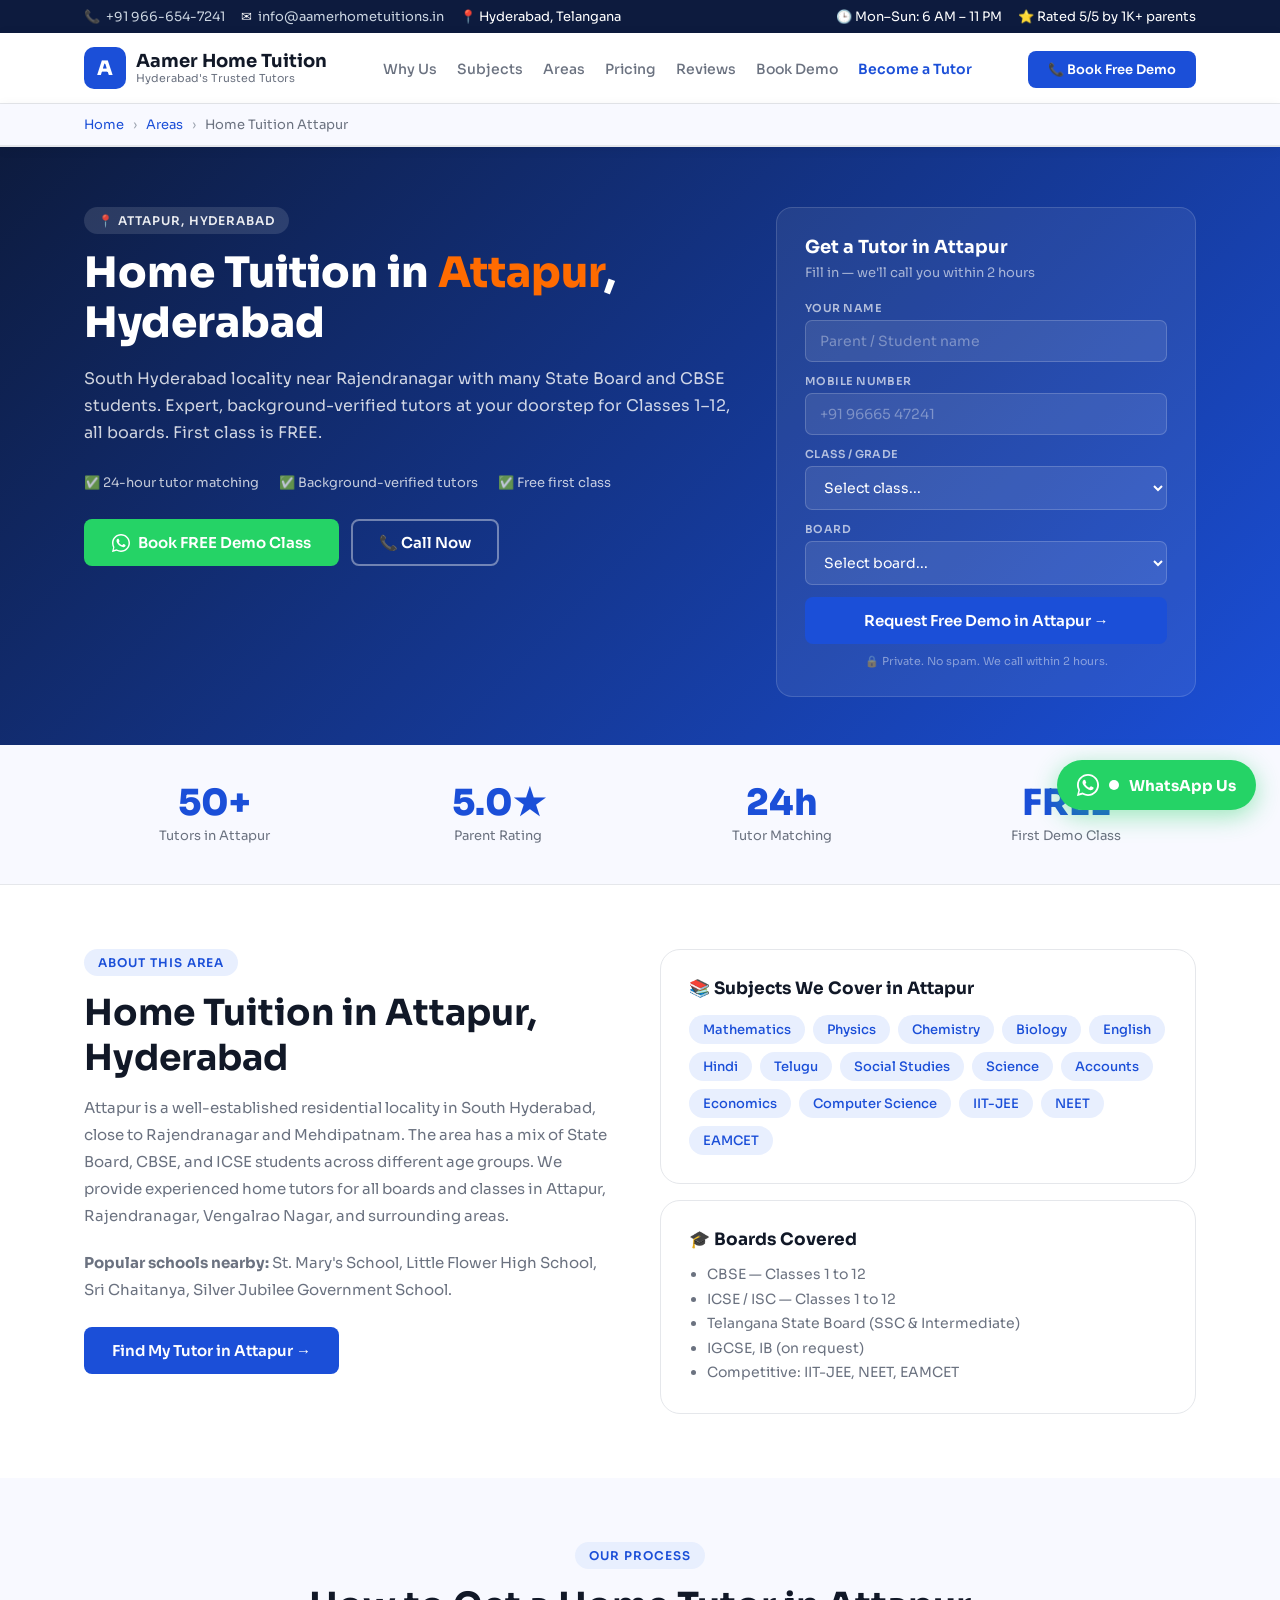
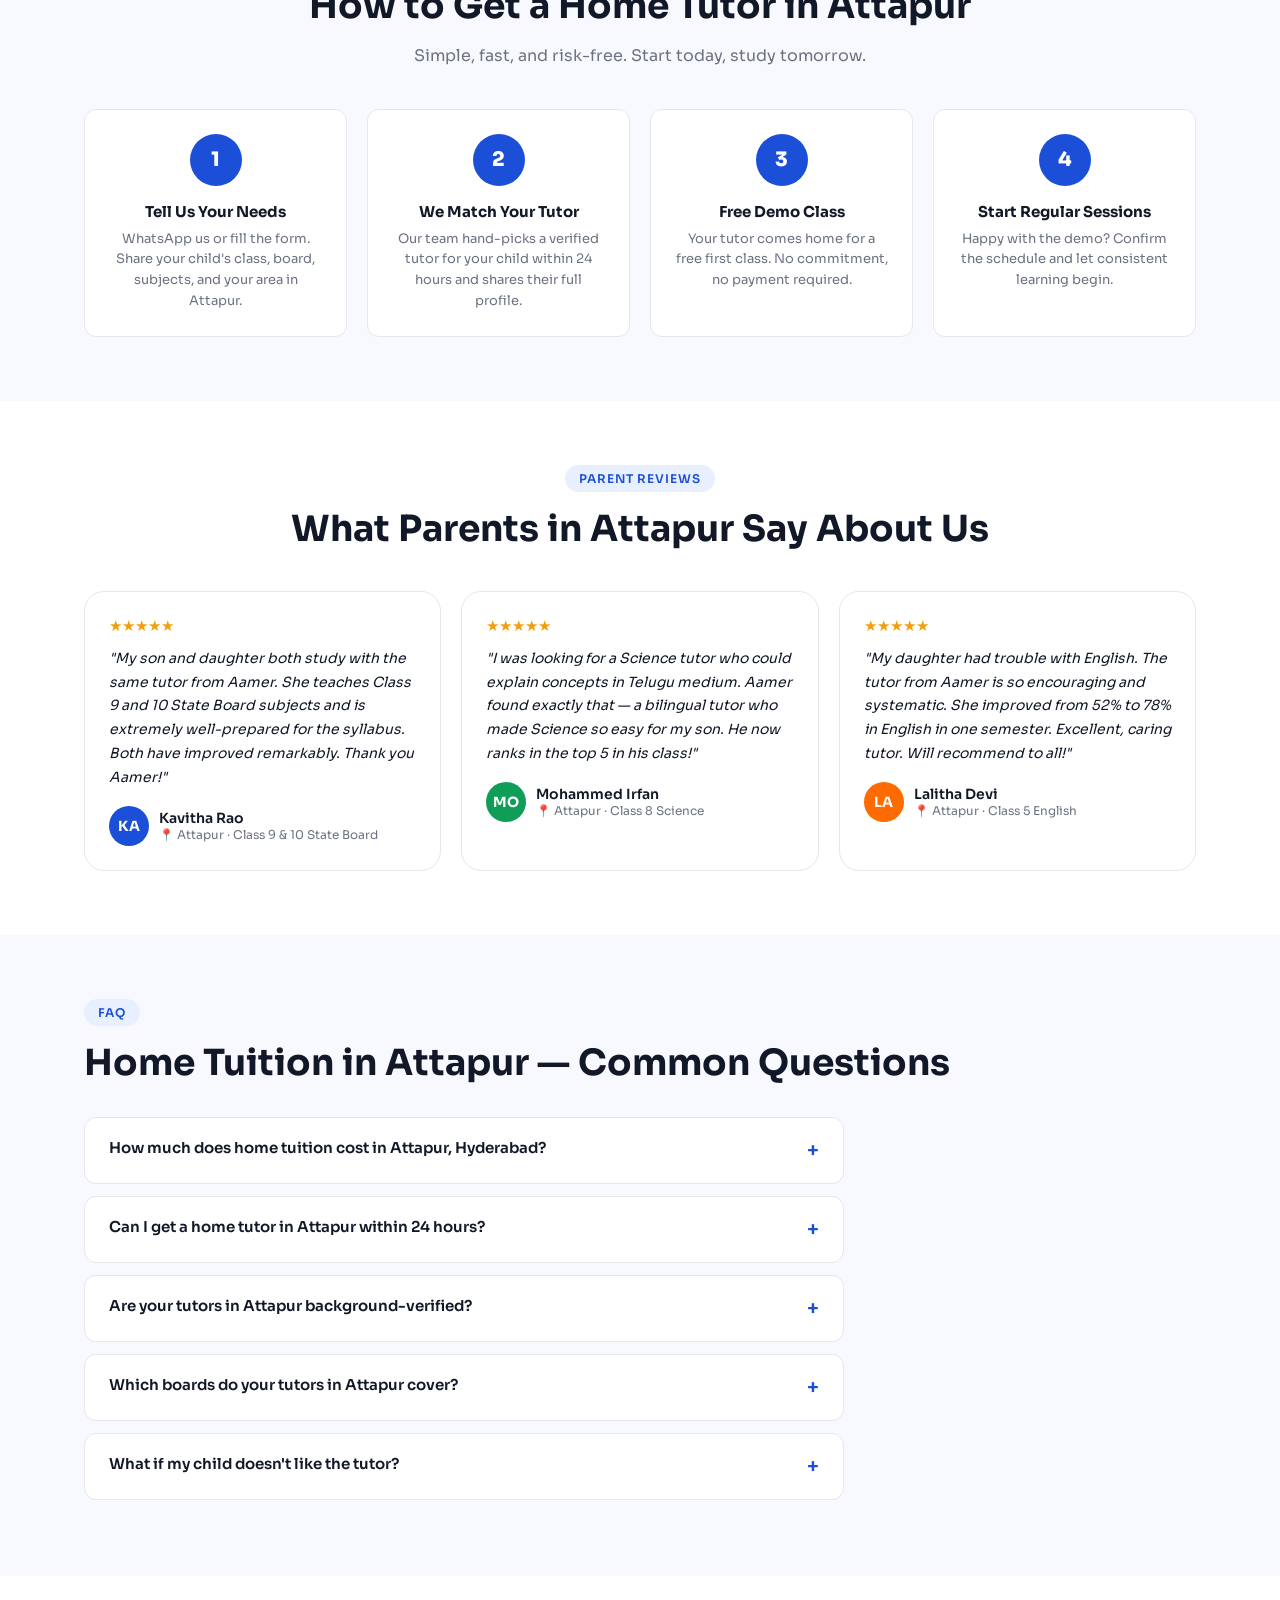
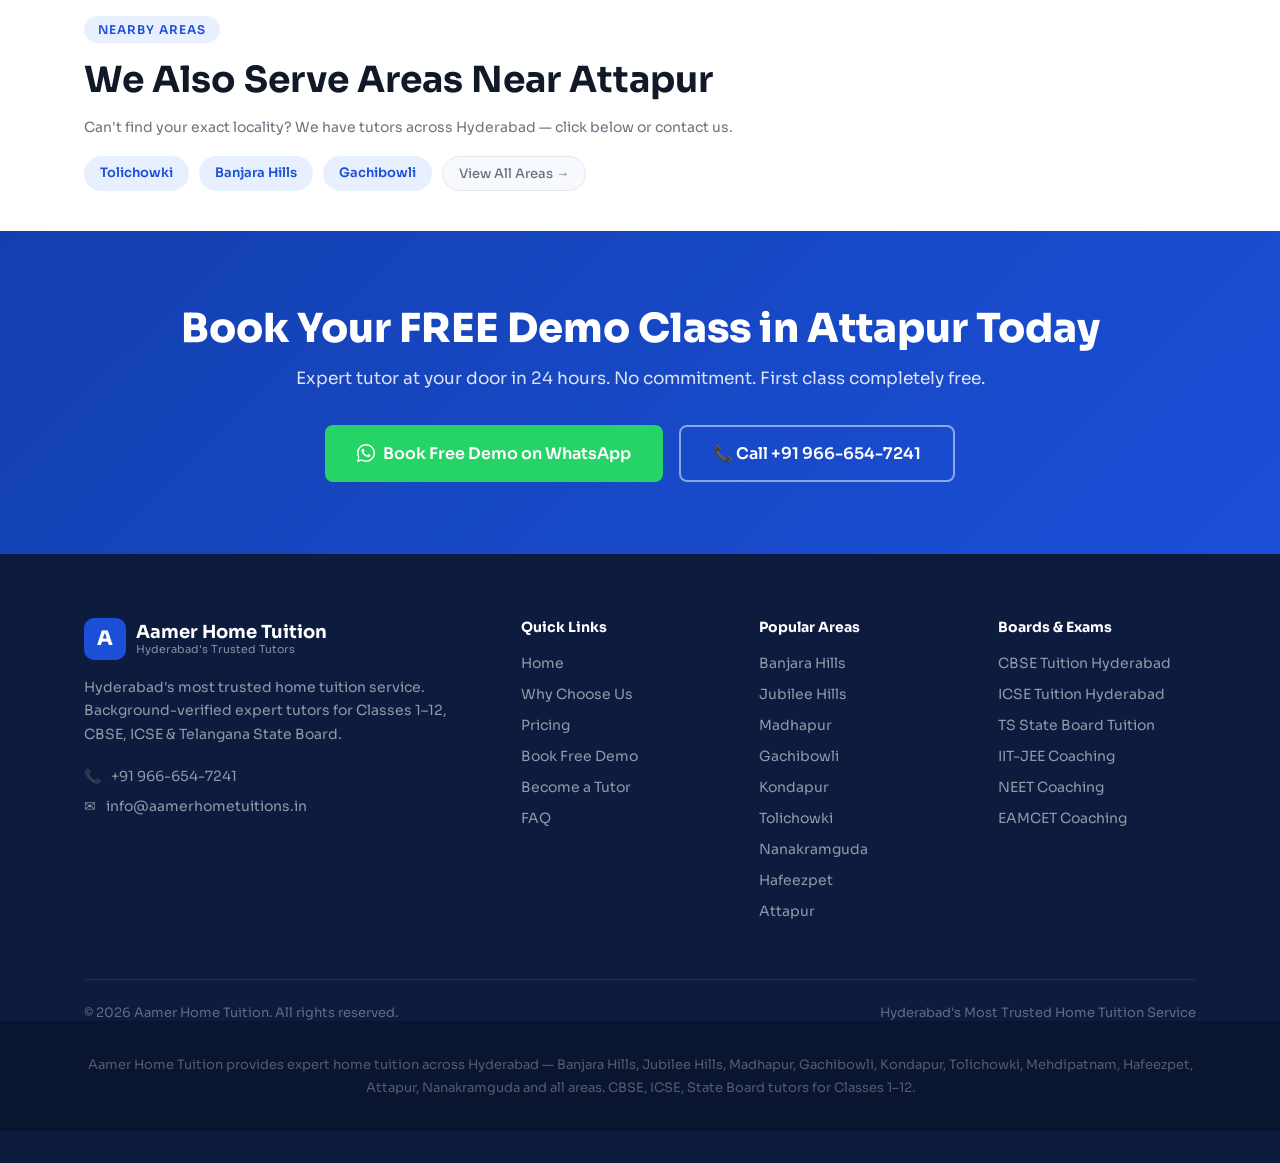
<file: home-tuition-attapur.html>
<!DOCTYPE html>
<html lang="en">
<head>
<meta charset="UTF-8">
<meta name="viewport" content="width=device-width, initial-scale=1.0">
<title>Home Tuition in Attapur, Hyderabad | Aamer Home Tuition</title>
<meta name="description" content="Expert verified home tutors in Attapur, Hyderabad for Classes 1–12. CBSE, ICSE &amp; Telangana State Board specialists. Free demo class. Tutor at your door in 24 hours. Call +91 966-654-7241.">
<meta name="keywords" content="home tuition Attapur, home tutor Attapur Hyderabad, CBSE tuition Attapur, private tutor Attapur, tuition near me Attapur Hyderabad">
<link rel="canonical" href="https://aamerhometuitions.in/home-tuition-attapur/">
<meta property="og:title" content="Home Tuition in Attapur, Hyderabad | Aamer Home Tuition">
<meta property="og:description" content="Verified expert home tutors in Attapur for Classes 1–12. CBSE, ICSE &amp; State Board. Free demo class!">
<meta property="og:url" content="https://aamerhometuitions.in/home-tuition-attapur/">
<meta property="og:type" content="website">
<link rel="preconnect" href="https://fonts.googleapis.com">
<link href="https://fonts.googleapis.com/css2?family=Sora:wght@300;400;500;600;700;800&display=swap" rel="stylesheet">
<link rel="stylesheet" href="style.css">
<script type="application/ld+json">
{
  "@context":"https://schema.org",
  "@graph":[
    {
      "@type":"LocalBusiness",
      "name":"Aamer Home Tuition — Attapur",
      "url":"https://aamerhometuitions.in/home-tuition-attapur",
      "telephone":"+919666547241",
      "areaServed":"Attapur, Hyderabad, Telangana",
      "description":"Expert verified home tutors in Attapur, Hyderabad for Classes 1–12. CBSE, ICSE and Telangana State Board.",
      "address":{"@type":"PostalAddress","addressLocality":"Attapur","addressRegion":"Telangana","postalCode":"500048","addressCountry":"IN"},
      "geo":{"@type":"GeoCoordinates","latitude":17.3697,"longitude":78.4290},
      "telephone":"+919666547241",
      "priceRange":"₹999–₹3999/month",
      "aggregateRating":{"@type":"AggregateRating","ratingValue":"5.0","reviewCount":"50"}
    },
    {
      "@type":"FAQPage",
      "mainEntity":[
        {"@type":"Question","name":"How much does home tuition cost in Attapur?","acceptedAnswer":{"@type":"Answer","text":"Home tuition in Attapur starts from ₹999/month for the Foundation Plan (Classes 1–5). Academic Plan is ₹1,999/month (Classes 6–10) and Excellence Plan is ₹3,999/month (Classes 11–12 and competitive exams). The first demo class is always free."}},
        {"@type":"Question","name":"Can I get a home tutor in Attapur within 24 hours?","acceptedAnswer":{"@type":"Answer","text":"Yes. We can match you with a verified home tutor in Attapur within 24 hours of your enquiry. Our team will call you within 2 hours to understand your requirements."}}
      ]
    }
  ]
}
</script>
<style>
.page-hero{background:linear-gradient(135deg,#0D1B3E 0%,#1B4FD8 100%);color:#fff;padding:60px 0 48px;}
.page-hero-inner{display:grid;grid-template-columns:1fr 420px;gap:40px;align-items:start;}
.page-hero h1{font-size:clamp(26px,4vw,42px);font-weight:800;line-height:1.2;margin-bottom:16px;}
.page-hero h1 em{font-style:normal;color:#FF6B00;}
.page-hero-sub{font-size:16px;color:rgba(255,255,255,0.8);line-height:1.7;margin-bottom:28px;}
.hero-trust-row{display:flex;gap:20px;flex-wrap:wrap;margin-bottom:28px;}
.hero-trust-item{font-size:13px;color:rgba(255,255,255,0.75);display:flex;align-items:center;gap:6px;}
.hero-form{background:rgba(255,255,255,0.07);border:1px solid rgba(255,255,255,0.14);border-radius:16px;padding:28px;}
.form-title{font-size:18px;font-weight:700;margin-bottom:6px;}
.form-sub{font-size:13px;color:rgba(255,255,255,0.6);margin-bottom:20px;}
.form-group{margin-bottom:12px;}
.form-group label{display:block;font-size:11px;font-weight:600;color:rgba(255,255,255,0.65);margin-bottom:5px;text-transform:uppercase;letter-spacing:.04em;}
.form-group input,.form-group select{width:100%;padding:11px 14px;border-radius:7px;border:1px solid rgba(255,255,255,0.18);background:rgba(255,255,255,0.09);color:#fff;font-family:'Sora',sans-serif;font-size:14px;outline:none;}
.form-group input::placeholder{color:rgba(255,255,255,0.35);}
.form-group select option{color:#111;background:#fff;}
.btn-full{width:100%;text-align:center;padding:14px;font-size:15px;}
.form-note{text-align:center;font-size:11px;color:rgba(255,255,255,0.45);margin-top:10px;}
.content-section{padding:64px 0;}
.content-section.alt{background:var(--bg-soft);}
.two-col{display:grid;grid-template-columns:1fr 1fr;gap:40px;align-items:start;}
.info-card{background:#fff;border:1px solid var(--border);border-radius:var(--radius-lg);padding:28px;}
.info-card h3{font-size:17px;font-weight:700;margin-bottom:12px;}
.info-card p,.info-card li{font-size:14px;color:var(--text-muted);line-height:1.75;}
.info-card ul{margin-left:18px;margin-top:8px;}
.subject-chips{display:flex;flex-wrap:wrap;gap:8px;margin-top:16px;}
.chip{background:var(--primary-light);color:var(--primary);border-radius:20px;padding:6px 14px;font-size:13px;font-weight:500;}
.review-grid{display:grid;grid-template-columns:repeat(3,1fr);gap:20px;margin-top:40px;}
.review-card{background:#fff;border:1px solid var(--border);border-radius:var(--radius-lg);padding:24px;}
.review-stars{color:#F59E0B;font-size:15px;margin-bottom:12px;}
.review-text{font-size:14px;color:var(--text);line-height:1.7;margin-bottom:16px;font-style:italic;}
.reviewer{display:flex;align-items:center;gap:10px;}
.reviewer-avatar{width:40px;height:40px;border-radius:50%;display:flex;align-items:center;justify-content:center;font-size:14px;font-weight:700;color:#fff;flex-shrink:0;}
.reviewer-name{font-size:14px;font-weight:600;}
.reviewer-meta{font-size:12px;color:var(--text-muted);}
.nearby-areas{display:flex;flex-wrap:wrap;gap:10px;margin-top:16px;}
.step-row{display:grid;grid-template-columns:repeat(4,1fr);gap:20px;margin-top:40px;}
.step-card{background:#fff;border:1px solid var(--border);border-radius:var(--radius);padding:24px;text-align:center;}
.step-num{width:52px;height:52px;border-radius:50%;background:var(--primary);color:#fff;font-size:20px;font-weight:800;display:flex;align-items:center;justify-content:center;margin:0 auto 16px;}
.step-card h3{font-size:15px;font-weight:700;margin-bottom:8px;}
.step-card p{font-size:13px;color:var(--text-muted);line-height:1.6;}
@media(max-width:900px){
  .page-hero-inner{grid-template-columns:1fr;}
  .two-col{grid-template-columns:1fr;}
  .review-grid{grid-template-columns:1fr;}
  .step-row{grid-template-columns:1fr 1fr;}
}
@media(max-width:600px){
  .step-row{grid-template-columns:1fr;}
}
</style>
</head>
<body>

<div class="mobile-sticky-cta" aria-label="Quick contact bar">
  <a href="tel:+919666547241" class="btn-primary">📞 Call Now</a>
  <a href="https://wa.me/919666547241?text=Hi,%20I%20need%20a%20home%20tutor%20in%20Hyderabad" class="btn-whatsapp"><svg width="18" height="18" viewBox="0 0 24 24" fill="currentColor" aria-hidden="true"><path d="M17.472 14.382c-.297-.149-1.758-.867-2.03-.967-.273-.099-.471-.148-.67.15-.197.297-.767.966-.94 1.164-.173.199-.347.223-.644.075-.297-.15-1.255-.463-2.39-1.475-.883-.788-1.48-1.761-1.653-2.059-.173-.297-.018-.458.13-.606.134-.133.298-.347.446-.52.149-.174.198-.298.298-.497.099-.198.05-.371-.025-.52-.075-.149-.669-1.612-.916-2.207-.242-.579-.487-.5-.669-.51-.173-.008-.371-.01-.57-.01-.198 0-.52.074-.792.372-.272.297-1.04 1.016-1.04 2.479 0 1.462 1.065 2.875 1.213 3.074.149.198 2.096 3.2 5.077 4.487.709.306 1.262.489 1.694.625.712.227 1.36.195 1.871.118.571-.085 1.758-.719 2.006-1.413.248-.694.248-1.289.173-1.413-.074-.124-.272-.198-.57-.347z"/><path d="M12 0C5.373 0 0 5.373 0 12c0 2.117.549 4.103 1.514 5.836L.057 23.571c-.057.217.14.413.357.357l5.735-1.457C7.9 23.451 9.886 24 12 24c6.627 0 12-5.373 12-12S18.627 0 12 0zm0 22c-1.952 0-3.792-.539-5.368-1.476l-.384-.228-3.977 1.01 1.025-3.876-.249-.4A9.92 9.92 0 0 1 2 12C2 6.477 6.477 2 12 2s10 4.477 10 10-4.477 10-10 10z"/></svg> Book Free Demo</a>
</div>
<div class="topbar">
  <div class="container topbar-inner">
    <div class="topbar-badges">
      <div class="topbar-badge">📞 <a href="tel:+919666547241">+91 966-654-7241</a></div>
      <div class="topbar-badge">✉ <a href="mailto:info@aamerhometuitions.in">info@aamerhometuitions.in</a></div>
      <div class="topbar-badge">📍 Hyderabad, Telangana</div>
    </div>
    <div class="topbar-badges">
      <span>🕒 Mon–Sun: 6 AM – 11 PM</span>
      <span>⭐ Rated 5/5 by 1K+ parents</span>
    </div>
  </div>
</div>
<nav>
  <div class="nav-inner">
    <a href="index.html" class="logo" aria-label="Aamer Home Tuition — Home">
      <div class="logo-icon" aria-hidden="true">A</div>
      <div class="logo-text">Aamer Home Tuition<span>Hyderabad's Trusted Tutors</span></div>
    </a>
    <ul class="nav-links" role="list">
      <li><a href="index.html#why">Why Us</a></li>
      <li><a href="index.html#subjects">Subjects</a></li>
      <li><a href="index.html#areas">Areas</a></li>
      <li><a href="index.html#pricing">Pricing</a></li>
      <li><a href="index.html#testimonials">Reviews</a></li>
      <li><a href="book-demo.html">Book Demo</a></li>
      <li><a href="careers.html" style="color:var(--primary);font-weight:600;">Become a Tutor</a></li>
    </ul>
    <div class="nav-actions">
      <a href="tel:+919666547241" class="nav-book-btn">📞 Book Free Demo</a>
    </div>
    <button class="hamburger" onclick="openMobileMenu()" aria-label="Open menu">☰</button>
  </div>
</nav>
<div class="mobile-menu" id="mobileMenu" onclick="closeMobileMenuOutside(event)">
  <div class="mobile-menu-panel">
    <button class="mobile-menu-close" onclick="closeMobileMenu()">✕</button>
    <div class="mobile-menu-logo">
      <div class="logo-icon" aria-hidden="true">A</div>
      <div class="logo-text">Aamer Home Tuition<span>Hyderabad's Trusted Tutors</span></div>
    </div>
    <ul class="mobile-nav-links" role="list">
      <li><a href="index.html#why" onclick="closeMobileMenu()">Why Us</a></li>
      <li><a href="index.html#subjects" onclick="closeMobileMenu()">Subjects</a></li>
      <li><a href="index.html#areas" onclick="closeMobileMenu()">Areas</a></li>
      <li><a href="index.html#pricing" onclick="closeMobileMenu()">Pricing</a></li>
      <li><a href="index.html#testimonials" onclick="closeMobileMenu()">Reviews</a></li>
      <li><a href="book-demo.html">Book Free Demo</a></li>
      <li><a href="careers.html">Become a Tutor</a></li>
    </ul>
    <div class="mobile-nav-cta">
      <a href="tel:+919666547241" class="btn-primary">📞 Call: +91 966-654-7241</a>
      <a href="https://wa.me/919666547241" class="btn-whatsapp"><svg width="18" height="18" viewBox="0 0 24 24" fill="currentColor" aria-hidden="true"><path d="M17.472 14.382c-.297-.149-1.758-.867-2.03-.967-.273-.099-.471-.148-.67.15-.197.297-.767.966-.94 1.164-.173.199-.347.223-.644.075-.297-.15-1.255-.463-2.39-1.475-.883-.788-1.48-1.761-1.653-2.059-.173-.297-.018-.458.13-.606.134-.133.298-.347.446-.52.149-.174.198-.298.298-.497.099-.198.05-.371-.025-.52-.075-.149-.669-1.612-.916-2.207-.242-.579-.487-.5-.669-.51-.173-.008-.371-.01-.57-.01-.198 0-.52.074-.792.372-.272.297-1.04 1.016-1.04 2.479 0 1.462 1.065 2.875 1.213 3.074.149.198 2.096 3.2 5.077 4.487.709.306 1.262.489 1.694.625.712.227 1.36.195 1.871.118.571-.085 1.758-.719 2.006-1.413.248-.694.248-1.289.173-1.413-.074-.124-.272-.198-.57-.347z"/><path d="M12 0C5.373 0 0 5.373 0 12c0 2.117.549 4.103 1.514 5.836L.057 23.571c-.057.217.14.413.357.357l5.735-1.457C7.9 23.451 9.886 24 12 24c6.627 0 12-5.373 12-12S18.627 0 12 0zm0 22c-1.952 0-3.792-.539-5.368-1.476l-.384-.228-3.977 1.01 1.025-3.876-.249-.4A9.92 9.92 0 0 1 2 12C2 6.477 6.477 2 12 2s10 4.477 10 10-4.477 10-10 10z"/></svg> WhatsApp Us</a>
    </div>
  </div>
</div>

<nav aria-label="Breadcrumb">
  <div class="breadcrumb">
    <div class="container">
      <a href="index.html">Home</a>
      <span>›</span>
      <a href="index.html#areas">Areas</a>
      <span>›</span>
      Home Tuition Attapur
    </div>
  </div>
</nav>

<section class="page-hero">
  <div class="container">
    <div class="page-hero-inner">
      <div>
        <div class="section-tag" style="background:rgba(255,255,255,0.12);color:rgba(255,255,255,0.9);">📍 Attapur, Hyderabad</div>
        <h1>Home Tuition in <em>Attapur</em>, Hyderabad</h1>
        <p class="page-hero-sub">South Hyderabad locality near Rajendranagar with many State Board and CBSE students. Expert, background-verified tutors at your doorstep for Classes 1–12, all boards. First class is FREE.</p>
        <div class="hero-trust-row">
          <div class="hero-trust-item">✅ 24-hour tutor matching</div>
          <div class="hero-trust-item">✅ Background-verified tutors</div>
          <div class="hero-trust-item">✅ Free first class</div>
        </div>
        <div style="display:flex;gap:12px;flex-wrap:wrap;">
          <a href="https://wa.me/919666547241?text=Hi,%20I%20need%20a%20home%20tutor%20in%20Attapur,%20Hyderabad" class="btn-whatsapp"><svg width="18" height="18" viewBox="0 0 24 24" fill="currentColor" aria-hidden="true"><path d="M17.472 14.382c-.297-.149-1.758-.867-2.03-.967-.273-.099-.471-.148-.67.15-.197.297-.767.966-.94 1.164-.173.199-.347.223-.644.075-.297-.15-1.255-.463-2.39-1.475-.883-.788-1.48-1.761-1.653-2.059-.173-.297-.018-.458.13-.606.134-.133.298-.347.446-.52.149-.174.198-.298.298-.497.099-.198.05-.371-.025-.52-.075-.149-.669-1.612-.916-2.207-.242-.579-.487-.5-.669-.51-.173-.008-.371-.01-.57-.01-.198 0-.52.074-.792.372-.272.297-1.04 1.016-1.04 2.479 0 1.462 1.065 2.875 1.213 3.074.149.198 2.096 3.2 5.077 4.487.709.306 1.262.489 1.694.625.712.227 1.36.195 1.871.118.571-.085 1.758-.719 2.006-1.413.248-.694.248-1.289.173-1.413-.074-.124-.272-.198-.57-.347z"/><path d="M12 0C5.373 0 0 5.373 0 12c0 2.117.549 4.103 1.514 5.836L.057 23.571c-.057.217.14.413.357.357l5.735-1.457C7.9 23.451 9.886 24 12 24c6.627 0 12-5.373 12-12S18.627 0 12 0zm0 22c-1.952 0-3.792-.539-5.368-1.476l-.384-.228-3.977 1.01 1.025-3.876-.249-.4A9.92 9.92 0 0 1 2 12C2 6.477 6.477 2 12 2s10 4.477 10 10-4.477 10-10 10z"/></svg> Book FREE Demo Class</a>
          <a href="tel:+919666547241" class="btn-outline" style="color:#fff;border-color:rgba(255,255,255,0.4);">📞 Call Now</a>
        </div>
      </div>
      <div class="hero-form">
        <div class="form-title">Get a Tutor in Attapur</div>
        <div class="form-sub">Fill in — we'll call you within 2 hours</div>
        <div class="form-group"><label for="f-name">Your Name</label><input type="text" id="f-name" placeholder="Parent / Student name"></div>
        <div class="form-group"><label for="f-phone">Mobile Number</label><input type="tel" id="f-phone" placeholder="+91 96665 47241"></div>
        <div class="form-group"><label for="f-class">Class / Grade</label>
          <select id="f-class">
            <option value="">Select class...</option>
            <option>Class 1–5 (Primary)</option><option>Class 6–8 (Middle)</option>
            <option>Class 9–10 (SSC/CBSE)</option><option>Class 11–12 (Intermediate)</option>
            <option>IIT-JEE / NEET / EAMCET</option>
          </select></div>
        <div class="form-group"><label for="f-board">Board</label>
          <select id="f-board">
            <option value="">Select board...</option>
            <option>CBSE</option><option>ICSE</option><option>Telangana State Board</option><option>Not sure</option>
          </select></div>
        <button onclick="submitAreaForm()" class="btn-primary btn-full">Request Free Demo in Attapur →</button>
        <div class="form-note">🔒 Private. No spam. We call within 2 hours.</div>
      </div>
    </div>
  </div>
</section>

<section style="background:var(--bg-soft);padding:40px 0;border-bottom:1px solid var(--border);">
  <div class="container">
    <div style="display:grid;grid-template-columns:repeat(4,1fr);gap:24px;">
      <div class="stat-card"><div class="stat-num">50+</div><div class="stat-label">Tutors in Attapur</div></div>
      <div class="stat-card"><div class="stat-num">5.0★</div><div class="stat-label">Parent Rating</div></div>
      <div class="stat-card"><div class="stat-num">24h</div><div class="stat-label">Tutor Matching</div></div>
      <div class="stat-card"><div class="stat-num">FREE</div><div class="stat-label">First Demo Class</div></div>
    </div>
  </div>
</section>

<section class="content-section">
  <div class="container">
    <div class="two-col">
      <div>
        <div class="section-tag">About This Area</div>
        <h2 class="section-title">Home Tuition in Attapur, Hyderabad</h2>
        <p style="font-size:15px;color:var(--text-muted);line-height:1.8;margin-bottom:20px;">Attapur is a well-established residential locality in South Hyderabad, close to Rajendranagar and Mehdipatnam. The area has a mix of State Board, CBSE, and ICSE students across different age groups. We provide experienced home tutors for all boards and classes in Attapur, Rajendranagar, Vengalrao Nagar, and surrounding areas.</p>
        <p style="font-size:15px;color:var(--text-muted);line-height:1.8;"><strong>Popular schools nearby:</strong> St. Mary's School, Little Flower High School, Sri Chaitanya, Silver Jubilee Government School.</p>
        <div style="margin-top:24px;">
          <a href="https://wa.me/919666547241?text=Hi,%20I%20need%20a%20home%20tutor%20in%20Attapur" class="btn-primary">Find My Tutor in Attapur →</a>
        </div>
      </div>
      <div>
        <div class="info-card" style="margin-bottom:16px;">
          <h3>📚 Subjects We Cover in Attapur</h3>
          <div class="subject-chips">
            <span class="chip">Mathematics</span><span class="chip">Physics</span><span class="chip">Chemistry</span>
            <span class="chip">Biology</span><span class="chip">English</span><span class="chip">Hindi</span>
            <span class="chip">Telugu</span><span class="chip">Social Studies</span><span class="chip">Science</span>
            <span class="chip">Accounts</span><span class="chip">Economics</span><span class="chip">Computer Science</span>
            <span class="chip">IIT-JEE</span><span class="chip">NEET</span><span class="chip">EAMCET</span>
          </div>
        </div>
        <div class="info-card">
          <h3>🎓 Boards Covered</h3>
          <ul>
            <li>CBSE — Classes 1 to 12</li>
            <li>ICSE / ISC — Classes 1 to 12</li>
            <li>Telangana State Board (SSC & Intermediate)</li>
            <li>IGCSE, IB (on request)</li>
            <li>Competitive: IIT-JEE, NEET, EAMCET</li>
          </ul>
        </div>
      </div>
    </div>
  </div>
</section>

<section class="content-section alt">
  <div class="container">
    <div class="text-center">
      <div class="section-tag">Our Process</div>
      <h2 class="section-title">How to Get a Home Tutor in Attapur</h2>
      <p class="section-sub">Simple, fast, and risk-free. Start today, study tomorrow.</p>
    </div>
    <div class="step-row">
      <div class="step-card"><div class="step-num">1</div><h3>Tell Us Your Needs</h3><p>WhatsApp us or fill the form. Share your child's class, board, subjects, and your area in Attapur.</p></div>
      <div class="step-card"><div class="step-num">2</div><h3>We Match Your Tutor</h3><p>Our team hand-picks a verified tutor for your child within 24 hours and shares their full profile.</p></div>
      <div class="step-card"><div class="step-num">3</div><h3>Free Demo Class</h3><p>Your tutor comes home for a free first class. No commitment, no payment required.</p></div>
      <div class="step-card"><div class="step-num">4</div><h3>Start Regular Sessions</h3><p>Happy with the demo? Confirm the schedule and let consistent learning begin.</p></div>
    </div>
  </div>
</section>

<section class="content-section">
  <div class="container">
    <div class="text-center">
      <div class="section-tag">Parent Reviews</div>
      <h2 class="section-title">What Parents in Attapur Say About Us</h2>
    </div>
    <div class="review-grid">
      <article class="review-card">
        <div class="review-stars" aria-label="5 stars">★★★★★</div>
        <p class="review-text">"My son and daughter both study with the same tutor from Aamer. She teaches Class 9 and 10 State Board subjects and is extremely well-prepared for the syllabus. Both have improved remarkably. Thank you Aamer!"</p>
        <div class="reviewer">
          <div class="reviewer-avatar" style="background:#1B4FD8;">KA</div>
          <div><div class="reviewer-name">Kavitha Rao</div><div class="reviewer-meta">📍 Attapur · Class 9 & 10 State Board</div></div>
        </div>
      </article>
      <article class="review-card">
        <div class="review-stars" aria-label="5 stars">★★★★★</div>
        <p class="review-text">"I was looking for a Science tutor who could explain concepts in Telugu medium. Aamer found exactly that — a bilingual tutor who made Science so easy for my son. He now ranks in the top 5 in his class!"</p>
        <div class="reviewer">
          <div class="reviewer-avatar" style="background:#0F9D58;">MO</div>
          <div><div class="reviewer-name">Mohammed Irfan</div><div class="reviewer-meta">📍 Attapur · Class 8 Science</div></div>
        </div>
      </article>
      <article class="review-card">
        <div class="review-stars" aria-label="5 stars">★★★★★</div>
        <p class="review-text">"My daughter had trouble with English. The tutor from Aamer is so encouraging and systematic. She improved from 52% to 78% in English in one semester. Excellent, caring tutor. Will recommend to all!"</p>
        <div class="reviewer">
          <div class="reviewer-avatar" style="background:#FF6B00;">LA</div>
          <div><div class="reviewer-name">Lalitha Devi</div><div class="reviewer-meta">📍 Attapur · Class 5 English</div></div>
        </div>
      </article>
    </div>
  </div>
</section>

<section class="content-section alt">
  <div class="container">
    <div class="section-tag">FAQ</div>
    <h2 class="section-title">Home Tuition in Attapur — Common Questions</h2>
    <div style="max-width:760px;margin-top:32px;">
      <div class="faq-item" onclick="toggleFaq(this)">
        <div class="faq-q">How much does home tuition cost in Attapur, Hyderabad? <span class="faq-icon" aria-hidden="true">+</span></div>
        <div class="faq-a">Home tuition in Attapur starts from ₹999/month for the Foundation Plan (Classes 1–5, 1 subject, 3 sessions/week). The Academic Plan is ₹1,999/month (Classes 6–10, up to 3 subjects) and the Excellence Plan is ₹3,999/month (Classes 11–12 and competitive exams). The first demo class is always completely free.</div>
      </div>
      <div class="faq-item" onclick="toggleFaq(this)">
        <div class="faq-q">Can I get a home tutor in Attapur within 24 hours? <span class="faq-icon" aria-hidden="true">+</span></div>
        <div class="faq-a">Yes. We match you with a verified home tutor in Attapur within 24 hours of your enquiry. After you contact us, our team calls you within 2 hours to understand your requirements and find the perfect match.</div>
      </div>
      <div class="faq-item" onclick="toggleFaq(this)">
        <div class="faq-q">Are your tutors in Attapur background-verified? <span class="faq-icon" aria-hidden="true">+</span></div>
        <div class="faq-a">Yes. Every tutor undergoes identity verification, degree verification, a background check, and a live teaching assessment before being allowed to teach. We share the tutor's full profile — including qualifications, experience, and photo — before the first class.</div>
      </div>
      <div class="faq-item" onclick="toggleFaq(this)">
        <div class="faq-q">Which boards do your tutors in Attapur cover? <span class="faq-icon" aria-hidden="true">+</span></div>
        <div class="faq-a">Our tutors in Attapur cover CBSE, ICSE/ISC, and Telangana State Board (SSC and Intermediate). We also have specialists for IGCSE, IB, IIT-JEE, NEET, and EAMCET.</div>
      </div>
      <div class="faq-item" onclick="toggleFaq(this)">
        <div class="faq-q">What if my child doesn't like the tutor? <span class="faq-icon" aria-hidden="true">+</span></div>
        <div class="faq-a">We offer a free tutor replacement guarantee. If your child is not comfortable with the tutor or not seeing results within 60 days, we will find a new, better-matched tutor at no charge.</div>
      </div>
    </div>
  </div>
</section>

<section class="content-section" style="padding:40px 0;">
  <div class="container">
    <div class="section-tag">Nearby Areas</div>
    <h2 class="section-title" style="margin-bottom:16px;">We Also Serve Areas Near Attapur</h2>
    <p style="font-size:14px;color:var(--text-muted);margin-bottom:20px;">Can't find your exact locality? We have tutors across Hyderabad — click below or contact us.</p>
    <div class="nearby-areas">
      <a href="home-tuition-tolichowki-mehdipatnam.html" style="background:var(--primary-light);color:var(--primary);padding:8px 16px;border-radius:20px;font-size:13px;font-weight:600;">Tolichowki</a><a href="home-tuition-banjara-hills.html" style="background:var(--primary-light);color:var(--primary);padding:8px 16px;border-radius:20px;font-size:13px;font-weight:600;">Banjara Hills</a><a href="home-tuition-gachibowli.html" style="background:var(--primary-light);color:var(--primary);padding:8px 16px;border-radius:20px;font-size:13px;font-weight:600;">Gachibowli</a>
      <a href="index.html#areas" style="background:var(--bg-soft);border:1px solid var(--border);color:var(--text-muted);padding:8px 16px;border-radius:20px;font-size:13px;font-weight:500;">View All Areas →</a>
    </div>
  </div>
</section>

<section class="cta-banner">
  <div class="container">
    <h2>Book Your FREE Demo Class in Attapur Today</h2>
    <p>Expert tutor at your door in 24 hours. No commitment. First class completely free.</p>
    <div class="cta-actions">
      <a href="https://wa.me/919666547241?text=Hi,%20I%20need%20a%20home%20tutor%20in%20Attapur,%20Hyderabad" class="btn-whatsapp" style="font-size:16px;padding:16px 32px;"><svg width="18" height="18" viewBox="0 0 24 24" fill="currentColor" aria-hidden="true"><path d="M17.472 14.382c-.297-.149-1.758-.867-2.03-.967-.273-.099-.471-.148-.67.15-.197.297-.767.966-.94 1.164-.173.199-.347.223-.644.075-.297-.15-1.255-.463-2.39-1.475-.883-.788-1.48-1.761-1.653-2.059-.173-.297-.018-.458.13-.606.134-.133.298-.347.446-.52.149-.174.198-.298.298-.497.099-.198.05-.371-.025-.52-.075-.149-.669-1.612-.916-2.207-.242-.579-.487-.5-.669-.51-.173-.008-.371-.01-.57-.01-.198 0-.52.074-.792.372-.272.297-1.04 1.016-1.04 2.479 0 1.462 1.065 2.875 1.213 3.074.149.198 2.096 3.2 5.077 4.487.709.306 1.262.489 1.694.625.712.227 1.36.195 1.871.118.571-.085 1.758-.719 2.006-1.413.248-.694.248-1.289.173-1.413-.074-.124-.272-.198-.57-.347z"/><path d="M12 0C5.373 0 0 5.373 0 12c0 2.117.549 4.103 1.514 5.836L.057 23.571c-.057.217.14.413.357.357l5.735-1.457C7.9 23.451 9.886 24 12 24c6.627 0 12-5.373 12-12S18.627 0 12 0zm0 22c-1.952 0-3.792-.539-5.368-1.476l-.384-.228-3.977 1.01 1.025-3.876-.249-.4A9.92 9.92 0 0 1 2 12C2 6.477 6.477 2 12 2s10 4.477 10 10-4.477 10-10 10z"/></svg> Book Free Demo on WhatsApp</a>
      <a href="tel:+919666547241" class="btn-outline" style="color:#fff;border-color:rgba(255,255,255,0.5);font-size:16px;padding:16px 32px;">📞 Call +91 966-654-7241</a>
    </div>
  </div>
</section>


<footer>
  <div class="container">
    <div class="footer-grid">
      <div class="footer-col footer-brand">
        <div class="logo">
          <div class="logo-icon" aria-hidden="true">A</div>
          <div class="logo-text" style="color:#fff;">Aamer Home Tuition<span style="color:rgba(255,255,255,0.5)">Hyderabad's Trusted Tutors</span></div>
        </div>
        <p>Hyderabad's most trusted home tuition service. Background-verified expert tutors for Classes 1–12, CBSE, ICSE &amp; Telangana State Board.</p>
        <div class="footer-contact-item">📞 <a href="tel:+919666547241" style="color:inherit;">+91 966-654-7241</a></div>
        <div class="footer-contact-item">✉ <a href="mailto:info@aamerhometuitions.in" style="color:inherit;">info@aamerhometuitions.in</a></div>
      </div>
      <div class="footer-col">
        <h4>Quick Links</h4>
        <ul>
          <li><a href="index.html">Home</a></li>
          <li><a href="index.html#why">Why Choose Us</a></li>
          <li><a href="index.html#pricing">Pricing</a></li>
          <li><a href="book-demo.html">Book Free Demo</a></li>
          <li><a href="careers.html">Become a Tutor</a></li>
          <li><a href="index.html#faq">FAQ</a></li>
        </ul>
      </div>
      <div class="footer-col">
        <h4>Popular Areas</h4>
        <ul>
          <li><a href="home-tuition-banjara-hills.html">Banjara Hills</a></li>
          <li><a href="home-tuition-jubilee-hills.html">Jubilee Hills</a></li>
          <li><a href="home-tuition-madhapur.html">Madhapur</a></li>
          <li><a href="home-tuition-gachibowli.html">Gachibowli</a></li>
          <li><a href="home-tuition-kondapur.html">Kondapur</a></li>
          <li><a href="home-tuition-tolichowki-mehdipatnam.html">Tolichowki</a></li>
          <li><a href="home-tuition-nanakramguda.html">Nanakramguda</a></li>
          <li><a href="home-tuition-hafeezpet.html">Hafeezpet</a></li>
          <li><a href="home-tuition-attapur.html">Attapur</a></li>
        </ul>
      </div>
      <div class="footer-col">
        <h4>Boards &amp; Exams</h4>
        <ul>
          <li><a href="index.html#why">CBSE Tuition Hyderabad</a></li>
          <li><a href="index.html#why">ICSE Tuition Hyderabad</a></li>
          <li><a href="index.html#why">TS State Board Tuition</a></li>
          <li><a href="index.html#why">IIT-JEE Coaching</a></li>
          <li><a href="index.html#why">NEET Coaching</a></li>
          <li><a href="index.html#why">EAMCET Coaching</a></li>
        </ul>
      </div>
    </div>
    <div class="footer-bottom">
      <span>© 2026 Aamer Home Tuition. All rights reserved.</span>
      <span>Hyderabad's Most Trusted Home Tuition Service</span>
    </div>
  </div>
  <div class="footer-seo">
    <div class="container">
      <p class="footer-seo-text">Aamer Home Tuition provides expert home tuition across Hyderabad — Banjara Hills, Jubilee Hills, Madhapur, Gachibowli, Kondapur, Tolichowki, Mehdipatnam, Hafeezpet, Attapur, Nanakramguda and all areas. CBSE, ICSE, State Board tutors for Classes 1–12.</p>
    </div>
  </div>
</footer>
<div class="wa-float" aria-label="Chat on WhatsApp">
  <a href="https://wa.me/919666547241?text=Hi,%20I%20need%20a%20home%20tutor%20in%20Hyderabad" target="_blank" rel="noopener">
    <svg width="22" height="22" viewBox="0 0 24 24" fill="currentColor" aria-hidden="true"><path d="M17.472 14.382c-.297-.149-1.758-.867-2.03-.967-.273-.099-.471-.148-.67.15-.197.297-.767.966-.94 1.164-.173.199-.347.223-.644.075-.297-.15-1.255-.463-2.39-1.475-.883-.788-1.48-1.761-1.653-2.059-.173-.297-.018-.458.13-.606.134-.133.298-.347.446-.52.149-.174.198-.298.298-.497.099-.198.05-.371-.025-.52-.075-.149-.669-1.612-.916-2.207-.242-.579-.487-.5-.669-.51-.173-.008-.371-.01-.57-.01-.198 0-.52.074-.792.372-.272.297-1.04 1.016-1.04 2.479 0 1.462 1.065 2.875 1.213 3.074.149.198 2.096 3.2 5.077 4.487.709.306 1.262.489 1.694.625.712.227 1.36.195 1.871.118.571-.085 1.758-.719 2.006-1.413.248-.694.248-1.289.173-1.413-.074-.124-.272-.198-.57-.347z"/><path d="M12 0C5.373 0 0 5.373 0 12c0 2.117.549 4.103 1.514 5.836L.057 23.571c-.057.217.14.413.357.357l5.735-1.457C7.9 23.451 9.886 24 12 24c6.627 0 12-5.373 12-12S18.627 0 12 0zm0 22c-1.952 0-3.792-.539-5.368-1.476l-.384-.228-3.977 1.01 1.025-3.876-.249-.4A9.92 9.92 0 0 1 2 12C2 6.477 6.477 2 12 2s10 4.477 10 10-4.477 10-10 10z"/></svg>
    <div class="wa-dot" aria-hidden="true"></div>
    WhatsApp Us
  </a>
</div>
<script>
function openMobileMenu(){document.getElementById('mobileMenu').classList.add('open');document.body.style.overflow='hidden';}
function closeMobileMenu(){document.getElementById('mobileMenu').classList.remove('open');document.body.style.overflow='';}
function closeMobileMenuOutside(e){if(e.target===document.getElementById('mobileMenu'))closeMobileMenu();}
function toggleFaq(el){const isOpen=el.classList.contains('open');document.querySelectorAll('.faq-item.open').forEach(i=>i.classList.remove('open'));if(!isOpen)el.classList.add('open');}
</script>

<script>
function submitAreaForm(){
  const name=document.getElementById('f-name').value.trim();
  const phone=document.getElementById('f-phone').value.trim();
  if(!name||!phone){alert('Please enter your name and mobile number.');return;}
  const cls=document.getElementById('f-class').value;
  const board=document.getElementById('f-board').value;
  const msg=`Hi, I need a home tutor in Attapur, Hyderabad.\nName: ${name}\nPhone: ${phone}\nClass: ${cls||'Not specified'}\nBoard: ${board||'Not specified'}\nPlease call me for a free demo class.`;
  window.open(`https://wa.me/919666547241?text=${encodeURIComponent(msg)}`,'_blank');
}
</script>
</body>
</html>
</file>
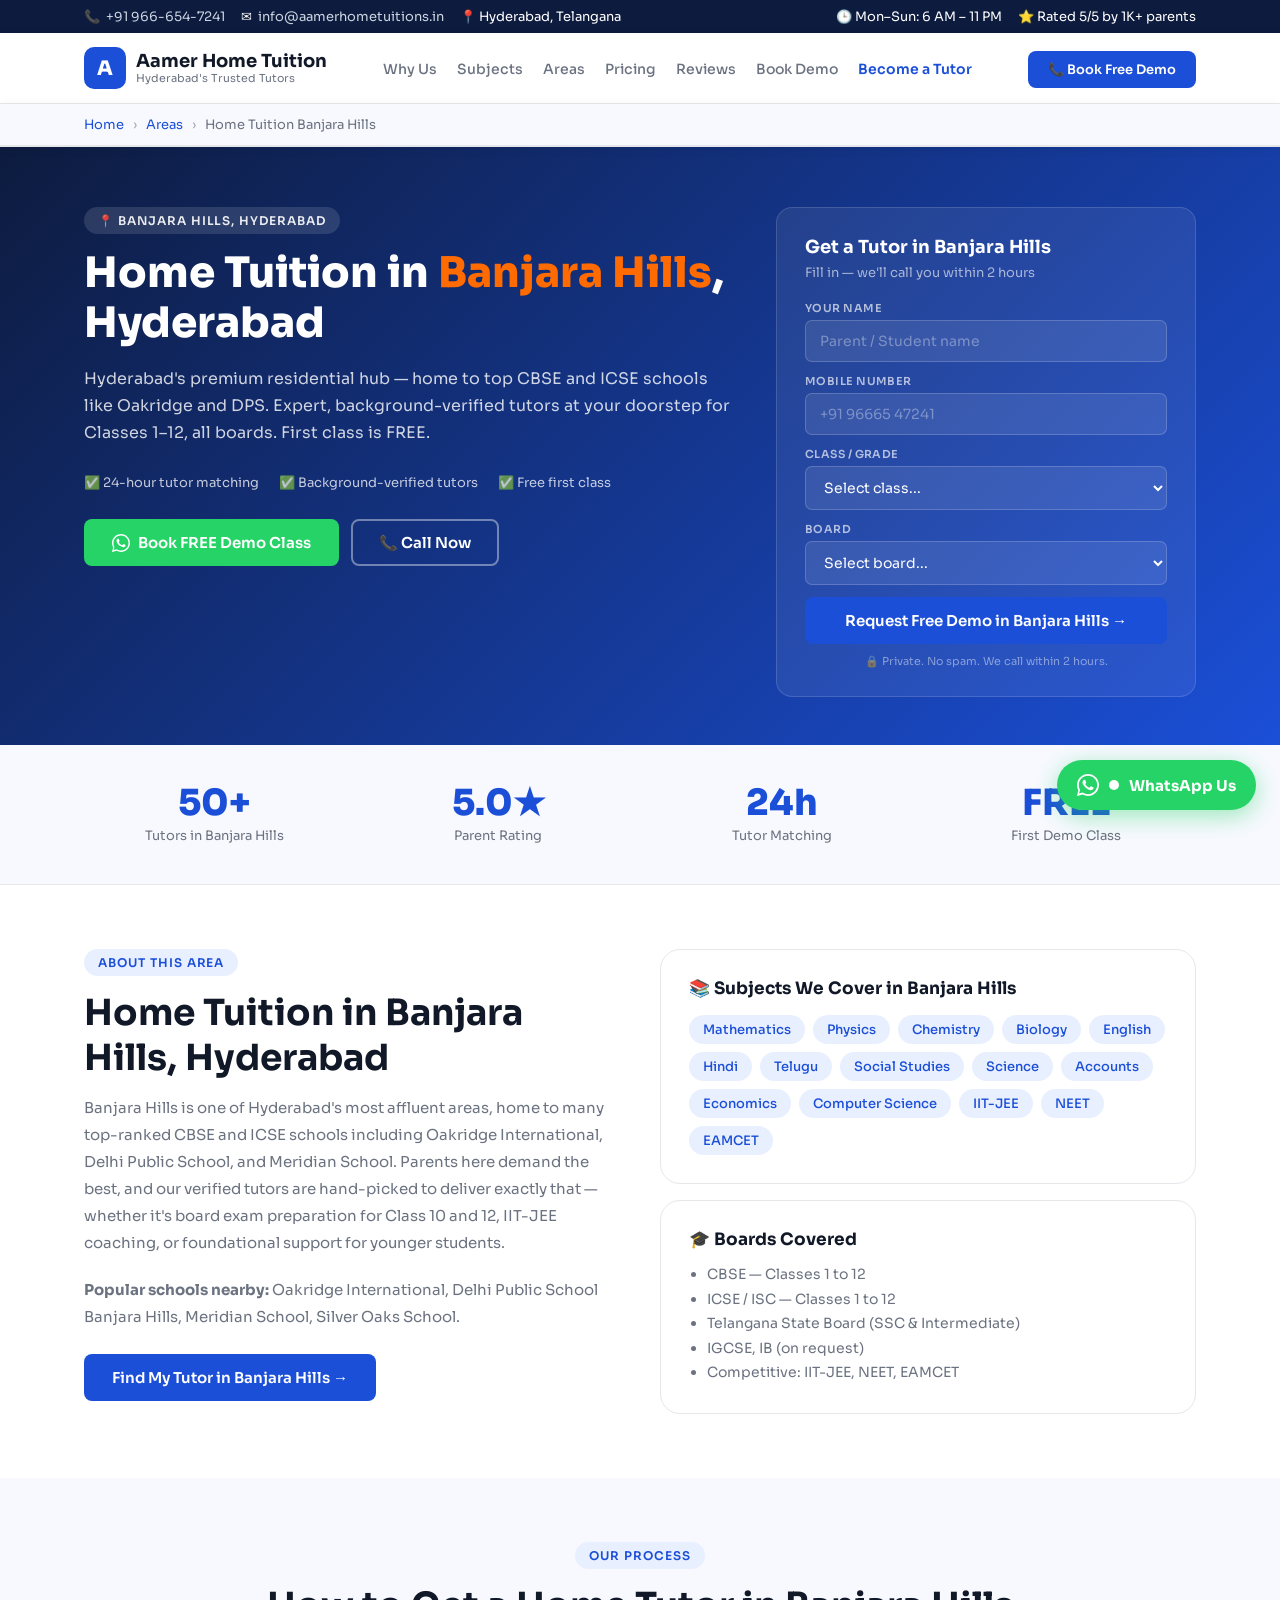
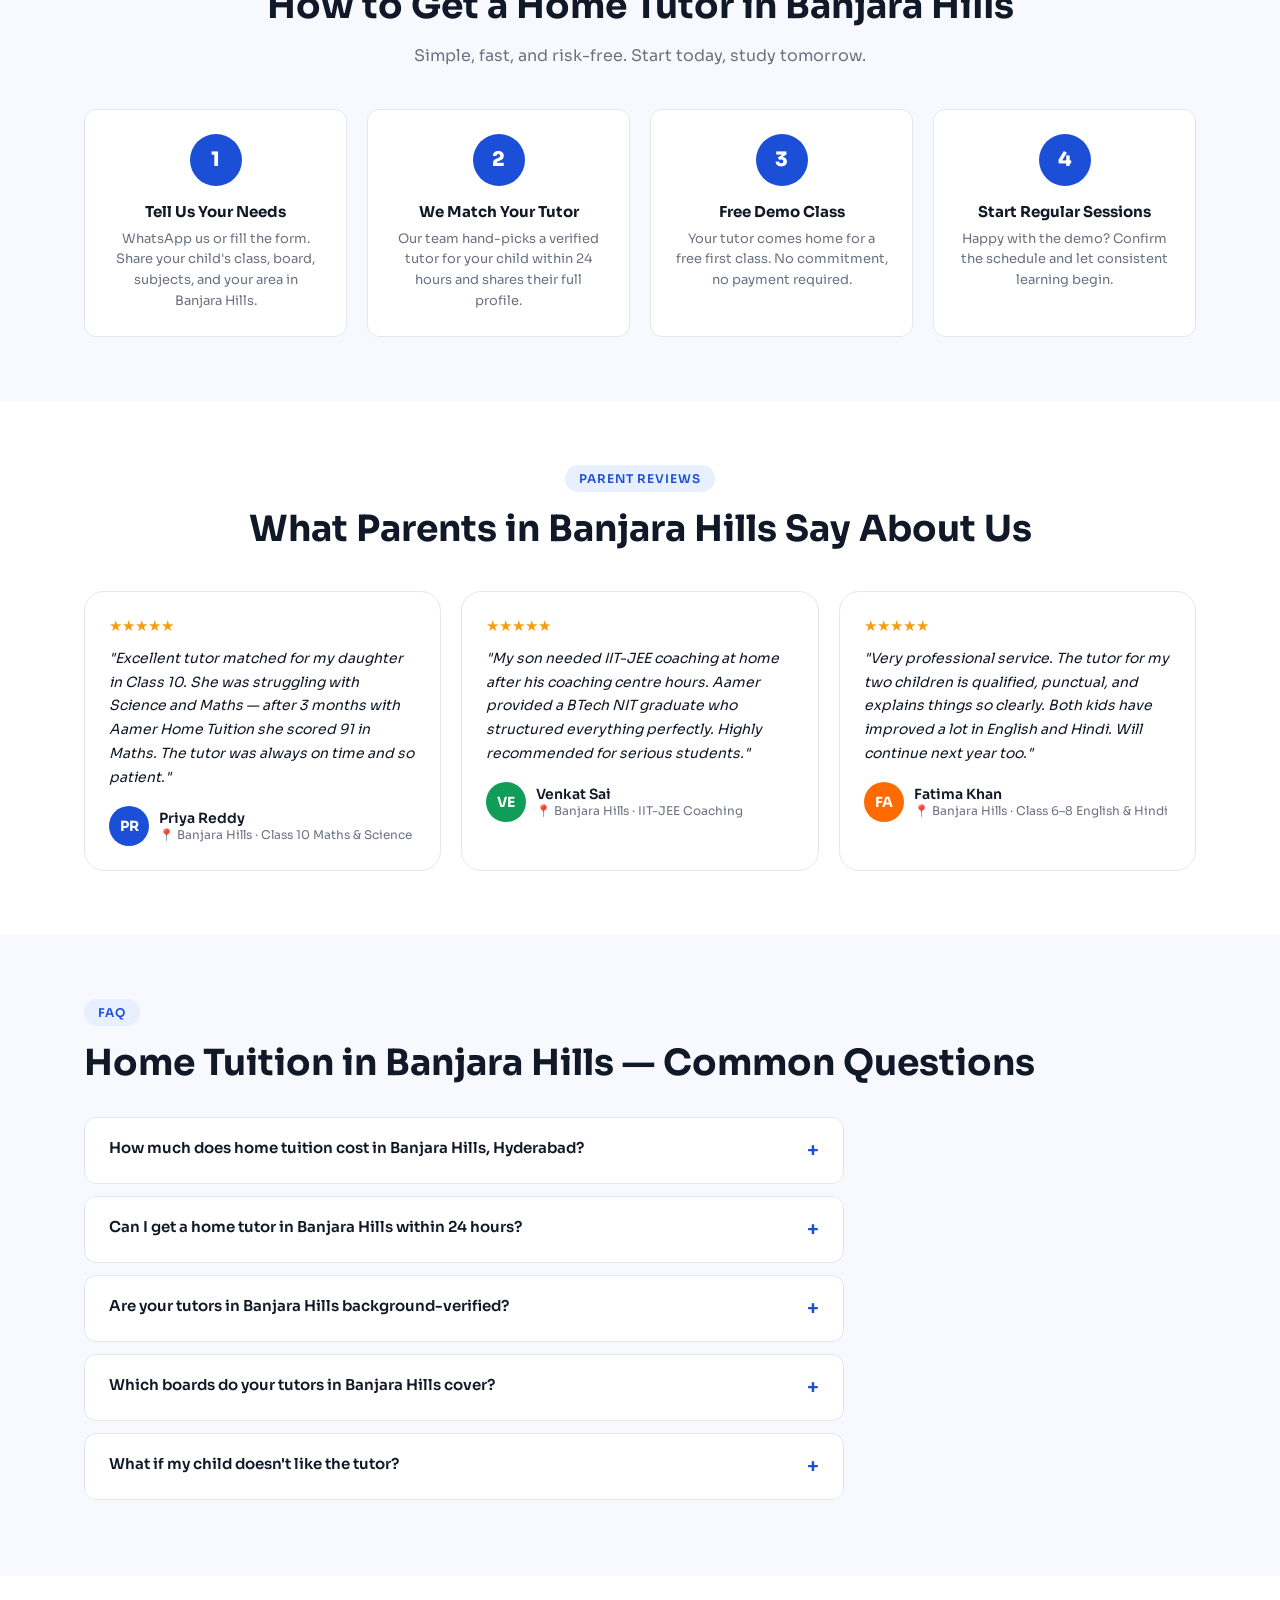
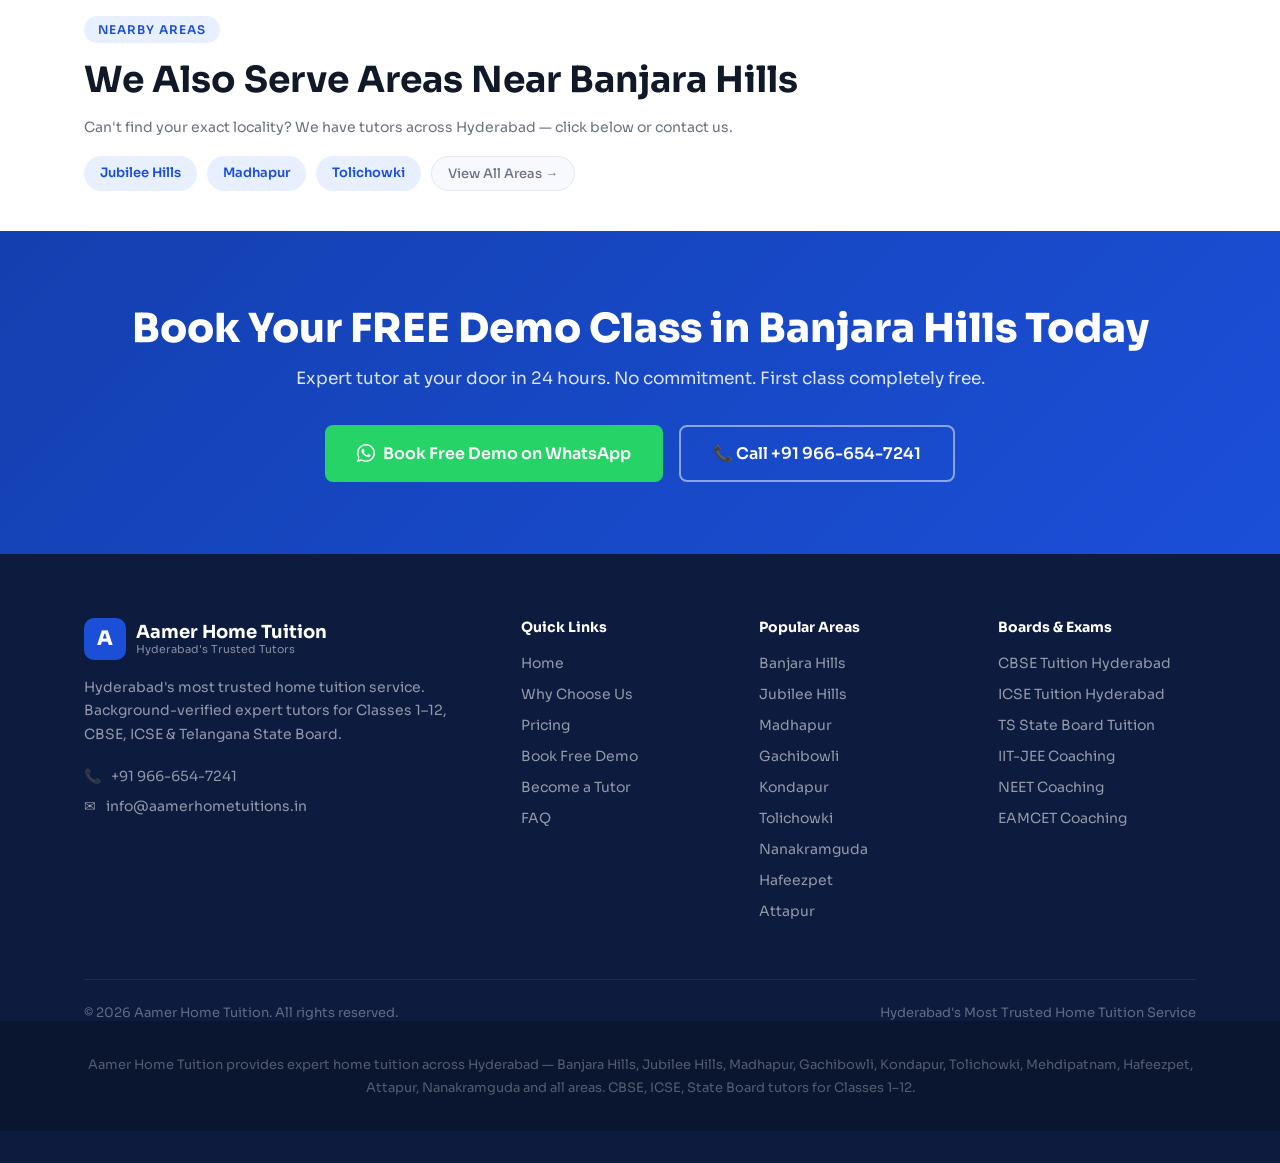
<file: home-tuition-banjara-hills.html>
<!DOCTYPE html>
<html lang="en">
<head>
<meta charset="UTF-8">
<meta name="viewport" content="width=device-width, initial-scale=1.0">
<title>Home Tuition in Banjara Hills, Hyderabad | Aamer Home Tuition</title>
<meta name="description" content="Expert verified home tutors in Banjara Hills, Hyderabad for Classes 1–12. CBSE, ICSE &amp; Telangana State Board specialists. Free demo class. Tutor at your door in 24 hours. Call +91 966-654-7241.">
<meta name="keywords" content="home tuition Banjara Hills, home tutor Banjara Hills Hyderabad, CBSE tuition Banjara Hills, private tutor Banjara Hills, tuition near me Banjara Hills Hyderabad">
<link rel="canonical" href="https://aamerhometuitions.in/home-tuition-banjara-hills/">
<meta property="og:title" content="Home Tuition in Banjara Hills, Hyderabad | Aamer Home Tuition">
<meta property="og:description" content="Verified expert home tutors in Banjara Hills for Classes 1–12. CBSE, ICSE &amp; State Board. Free demo class!">
<meta property="og:url" content="https://aamerhometuitions.in/home-tuition-banjara-hills/">
<meta property="og:type" content="website">
<link rel="preconnect" href="https://fonts.googleapis.com">
<link href="https://fonts.googleapis.com/css2?family=Sora:wght@300;400;500;600;700;800&display=swap" rel="stylesheet">
<link rel="stylesheet" href="style.css">
<script type="application/ld+json">
{
  "@context":"https://schema.org",
  "@graph":[
    {
      "@type":"LocalBusiness",
      "name":"Aamer Home Tuition — Banjara Hills",
      "url":"https://aamerhometuitions.in/home-tuition-banjara-hills",
      "telephone":"+919666547241",
      "areaServed":"Banjara Hills, Hyderabad, Telangana",
      "description":"Expert verified home tutors in Banjara Hills, Hyderabad for Classes 1–12. CBSE, ICSE and Telangana State Board.",
      "address":{"@type":"PostalAddress","addressLocality":"Banjara Hills","addressRegion":"Telangana","postalCode":"500034","addressCountry":"IN"},
      "geo":{"@type":"GeoCoordinates","latitude":17.4156,"longitude":78.4347},
      "telephone":"+919666547241",
      "priceRange":"₹999–₹3999/month",
      "aggregateRating":{"@type":"AggregateRating","ratingValue":"5.0","reviewCount":"50"}
    },
    {
      "@type":"FAQPage",
      "mainEntity":[
        {"@type":"Question","name":"How much does home tuition cost in Banjara Hills?","acceptedAnswer":{"@type":"Answer","text":"Home tuition in Banjara Hills starts from ₹999/month for the Foundation Plan (Classes 1–5). Academic Plan is ₹1,999/month (Classes 6–10) and Excellence Plan is ₹3,999/month (Classes 11–12 and competitive exams). The first demo class is always free."}},
        {"@type":"Question","name":"Can I get a home tutor in Banjara Hills within 24 hours?","acceptedAnswer":{"@type":"Answer","text":"Yes. We can match you with a verified home tutor in Banjara Hills within 24 hours of your enquiry. Our team will call you within 2 hours to understand your requirements."}}
      ]
    }
  ]
}
</script>
<style>
.page-hero{background:linear-gradient(135deg,#0D1B3E 0%,#1B4FD8 100%);color:#fff;padding:60px 0 48px;}
.page-hero-inner{display:grid;grid-template-columns:1fr 420px;gap:40px;align-items:start;}
.page-hero h1{font-size:clamp(26px,4vw,42px);font-weight:800;line-height:1.2;margin-bottom:16px;}
.page-hero h1 em{font-style:normal;color:#FF6B00;}
.page-hero-sub{font-size:16px;color:rgba(255,255,255,0.8);line-height:1.7;margin-bottom:28px;}
.hero-trust-row{display:flex;gap:20px;flex-wrap:wrap;margin-bottom:28px;}
.hero-trust-item{font-size:13px;color:rgba(255,255,255,0.75);display:flex;align-items:center;gap:6px;}
.hero-form{background:rgba(255,255,255,0.07);border:1px solid rgba(255,255,255,0.14);border-radius:16px;padding:28px;}
.form-title{font-size:18px;font-weight:700;margin-bottom:6px;}
.form-sub{font-size:13px;color:rgba(255,255,255,0.6);margin-bottom:20px;}
.form-group{margin-bottom:12px;}
.form-group label{display:block;font-size:11px;font-weight:600;color:rgba(255,255,255,0.65);margin-bottom:5px;text-transform:uppercase;letter-spacing:.04em;}
.form-group input,.form-group select{width:100%;padding:11px 14px;border-radius:7px;border:1px solid rgba(255,255,255,0.18);background:rgba(255,255,255,0.09);color:#fff;font-family:'Sora',sans-serif;font-size:14px;outline:none;}
.form-group input::placeholder{color:rgba(255,255,255,0.35);}
.form-group select option{color:#111;background:#fff;}
.btn-full{width:100%;text-align:center;padding:14px;font-size:15px;}
.form-note{text-align:center;font-size:11px;color:rgba(255,255,255,0.45);margin-top:10px;}
.content-section{padding:64px 0;}
.content-section.alt{background:var(--bg-soft);}
.two-col{display:grid;grid-template-columns:1fr 1fr;gap:40px;align-items:start;}
.info-card{background:#fff;border:1px solid var(--border);border-radius:var(--radius-lg);padding:28px;}
.info-card h3{font-size:17px;font-weight:700;margin-bottom:12px;}
.info-card p,.info-card li{font-size:14px;color:var(--text-muted);line-height:1.75;}
.info-card ul{margin-left:18px;margin-top:8px;}
.subject-chips{display:flex;flex-wrap:wrap;gap:8px;margin-top:16px;}
.chip{background:var(--primary-light);color:var(--primary);border-radius:20px;padding:6px 14px;font-size:13px;font-weight:500;}
.review-grid{display:grid;grid-template-columns:repeat(3,1fr);gap:20px;margin-top:40px;}
.review-card{background:#fff;border:1px solid var(--border);border-radius:var(--radius-lg);padding:24px;}
.review-stars{color:#F59E0B;font-size:15px;margin-bottom:12px;}
.review-text{font-size:14px;color:var(--text);line-height:1.7;margin-bottom:16px;font-style:italic;}
.reviewer{display:flex;align-items:center;gap:10px;}
.reviewer-avatar{width:40px;height:40px;border-radius:50%;display:flex;align-items:center;justify-content:center;font-size:14px;font-weight:700;color:#fff;flex-shrink:0;}
.reviewer-name{font-size:14px;font-weight:600;}
.reviewer-meta{font-size:12px;color:var(--text-muted);}
.nearby-areas{display:flex;flex-wrap:wrap;gap:10px;margin-top:16px;}
.step-row{display:grid;grid-template-columns:repeat(4,1fr);gap:20px;margin-top:40px;}
.step-card{background:#fff;border:1px solid var(--border);border-radius:var(--radius);padding:24px;text-align:center;}
.step-num{width:52px;height:52px;border-radius:50%;background:var(--primary);color:#fff;font-size:20px;font-weight:800;display:flex;align-items:center;justify-content:center;margin:0 auto 16px;}
.step-card h3{font-size:15px;font-weight:700;margin-bottom:8px;}
.step-card p{font-size:13px;color:var(--text-muted);line-height:1.6;}
@media(max-width:900px){
  .page-hero-inner{grid-template-columns:1fr;}
  .two-col{grid-template-columns:1fr;}
  .review-grid{grid-template-columns:1fr;}
  .step-row{grid-template-columns:1fr 1fr;}
}
@media(max-width:600px){
  .step-row{grid-template-columns:1fr;}
}
</style>
</head>
<body>

<div class="mobile-sticky-cta" aria-label="Quick contact bar">
  <a href="tel:+919666547241" class="btn-primary">📞 Call Now</a>
  <a href="https://wa.me/919666547241?text=Hi,%20I%20need%20a%20home%20tutor%20in%20Hyderabad" class="btn-whatsapp"><svg width="18" height="18" viewBox="0 0 24 24" fill="currentColor" aria-hidden="true"><path d="M17.472 14.382c-.297-.149-1.758-.867-2.03-.967-.273-.099-.471-.148-.67.15-.197.297-.767.966-.94 1.164-.173.199-.347.223-.644.075-.297-.15-1.255-.463-2.39-1.475-.883-.788-1.48-1.761-1.653-2.059-.173-.297-.018-.458.13-.606.134-.133.298-.347.446-.52.149-.174.198-.298.298-.497.099-.198.05-.371-.025-.52-.075-.149-.669-1.612-.916-2.207-.242-.579-.487-.5-.669-.51-.173-.008-.371-.01-.57-.01-.198 0-.52.074-.792.372-.272.297-1.04 1.016-1.04 2.479 0 1.462 1.065 2.875 1.213 3.074.149.198 2.096 3.2 5.077 4.487.709.306 1.262.489 1.694.625.712.227 1.36.195 1.871.118.571-.085 1.758-.719 2.006-1.413.248-.694.248-1.289.173-1.413-.074-.124-.272-.198-.57-.347z"/><path d="M12 0C5.373 0 0 5.373 0 12c0 2.117.549 4.103 1.514 5.836L.057 23.571c-.057.217.14.413.357.357l5.735-1.457C7.9 23.451 9.886 24 12 24c6.627 0 12-5.373 12-12S18.627 0 12 0zm0 22c-1.952 0-3.792-.539-5.368-1.476l-.384-.228-3.977 1.01 1.025-3.876-.249-.4A9.92 9.92 0 0 1 2 12C2 6.477 6.477 2 12 2s10 4.477 10 10-4.477 10-10 10z"/></svg> Book Free Demo</a>
</div>
<div class="topbar">
  <div class="container topbar-inner">
    <div class="topbar-badges">
      <div class="topbar-badge">📞 <a href="tel:+919666547241">+91 966-654-7241</a></div>
      <div class="topbar-badge">✉ <a href="mailto:info@aamerhometuitions.in">info@aamerhometuitions.in</a></div>
      <div class="topbar-badge">📍 Hyderabad, Telangana</div>
    </div>
    <div class="topbar-badges">
      <span>🕒 Mon–Sun: 6 AM – 11 PM</span>
      <span>⭐ Rated 5/5 by 1K+ parents</span>
    </div>
  </div>
</div>
<nav>
  <div class="nav-inner">
    <a href="index.html" class="logo" aria-label="Aamer Home Tuition — Home">
      <div class="logo-icon" aria-hidden="true">A</div>
      <div class="logo-text">Aamer Home Tuition<span>Hyderabad's Trusted Tutors</span></div>
    </a>
    <ul class="nav-links" role="list">
      <li><a href="index.html#why">Why Us</a></li>
      <li><a href="index.html#subjects">Subjects</a></li>
      <li><a href="index.html#areas">Areas</a></li>
      <li><a href="index.html#pricing">Pricing</a></li>
      <li><a href="index.html#testimonials">Reviews</a></li>
      <li><a href="book-demo.html">Book Demo</a></li>
      <li><a href="careers.html" style="color:var(--primary);font-weight:600;">Become a Tutor</a></li>
    </ul>
    <div class="nav-actions">
      <a href="tel:+919666547241" class="nav-book-btn">📞 Book Free Demo</a>
    </div>
    <button class="hamburger" onclick="openMobileMenu()" aria-label="Open menu">☰</button>
  </div>
</nav>
<div class="mobile-menu" id="mobileMenu" onclick="closeMobileMenuOutside(event)">
  <div class="mobile-menu-panel">
    <button class="mobile-menu-close" onclick="closeMobileMenu()">✕</button>
    <div class="mobile-menu-logo">
      <div class="logo-icon" aria-hidden="true">A</div>
      <div class="logo-text">Aamer Home Tuition<span>Hyderabad's Trusted Tutors</span></div>
    </div>
    <ul class="mobile-nav-links" role="list">
      <li><a href="index.html#why" onclick="closeMobileMenu()">Why Us</a></li>
      <li><a href="index.html#subjects" onclick="closeMobileMenu()">Subjects</a></li>
      <li><a href="index.html#areas" onclick="closeMobileMenu()">Areas</a></li>
      <li><a href="index.html#pricing" onclick="closeMobileMenu()">Pricing</a></li>
      <li><a href="index.html#testimonials" onclick="closeMobileMenu()">Reviews</a></li>
      <li><a href="book-demo.html">Book Free Demo</a></li>
      <li><a href="careers.html">Become a Tutor</a></li>
    </ul>
    <div class="mobile-nav-cta">
      <a href="tel:+919666547241" class="btn-primary">📞 Call: +91 966-654-7241</a>
      <a href="https://wa.me/919666547241" class="btn-whatsapp"><svg width="18" height="18" viewBox="0 0 24 24" fill="currentColor" aria-hidden="true"><path d="M17.472 14.382c-.297-.149-1.758-.867-2.03-.967-.273-.099-.471-.148-.67.15-.197.297-.767.966-.94 1.164-.173.199-.347.223-.644.075-.297-.15-1.255-.463-2.39-1.475-.883-.788-1.48-1.761-1.653-2.059-.173-.297-.018-.458.13-.606.134-.133.298-.347.446-.52.149-.174.198-.298.298-.497.099-.198.05-.371-.025-.52-.075-.149-.669-1.612-.916-2.207-.242-.579-.487-.5-.669-.51-.173-.008-.371-.01-.57-.01-.198 0-.52.074-.792.372-.272.297-1.04 1.016-1.04 2.479 0 1.462 1.065 2.875 1.213 3.074.149.198 2.096 3.2 5.077 4.487.709.306 1.262.489 1.694.625.712.227 1.36.195 1.871.118.571-.085 1.758-.719 2.006-1.413.248-.694.248-1.289.173-1.413-.074-.124-.272-.198-.57-.347z"/><path d="M12 0C5.373 0 0 5.373 0 12c0 2.117.549 4.103 1.514 5.836L.057 23.571c-.057.217.14.413.357.357l5.735-1.457C7.9 23.451 9.886 24 12 24c6.627 0 12-5.373 12-12S18.627 0 12 0zm0 22c-1.952 0-3.792-.539-5.368-1.476l-.384-.228-3.977 1.01 1.025-3.876-.249-.4A9.92 9.92 0 0 1 2 12C2 6.477 6.477 2 12 2s10 4.477 10 10-4.477 10-10 10z"/></svg> WhatsApp Us</a>
    </div>
  </div>
</div>

<nav aria-label="Breadcrumb">
  <div class="breadcrumb">
    <div class="container">
      <a href="index.html">Home</a>
      <span>›</span>
      <a href="index.html#areas">Areas</a>
      <span>›</span>
      Home Tuition Banjara Hills
    </div>
  </div>
</nav>

<section class="page-hero">
  <div class="container">
    <div class="page-hero-inner">
      <div>
        <div class="section-tag" style="background:rgba(255,255,255,0.12);color:rgba(255,255,255,0.9);">📍 Banjara Hills, Hyderabad</div>
        <h1>Home Tuition in <em>Banjara Hills</em>, Hyderabad</h1>
        <p class="page-hero-sub">Hyderabad's premium residential hub — home to top CBSE and ICSE schools like Oakridge and DPS. Expert, background-verified tutors at your doorstep for Classes 1–12, all boards. First class is FREE.</p>
        <div class="hero-trust-row">
          <div class="hero-trust-item">✅ 24-hour tutor matching</div>
          <div class="hero-trust-item">✅ Background-verified tutors</div>
          <div class="hero-trust-item">✅ Free first class</div>
        </div>
        <div style="display:flex;gap:12px;flex-wrap:wrap;">
          <a href="https://wa.me/919666547241?text=Hi,%20I%20need%20a%20home%20tutor%20in%20Banjara%20Hills,%20Hyderabad" class="btn-whatsapp"><svg width="18" height="18" viewBox="0 0 24 24" fill="currentColor" aria-hidden="true"><path d="M17.472 14.382c-.297-.149-1.758-.867-2.03-.967-.273-.099-.471-.148-.67.15-.197.297-.767.966-.94 1.164-.173.199-.347.223-.644.075-.297-.15-1.255-.463-2.39-1.475-.883-.788-1.48-1.761-1.653-2.059-.173-.297-.018-.458.13-.606.134-.133.298-.347.446-.52.149-.174.198-.298.298-.497.099-.198.05-.371-.025-.52-.075-.149-.669-1.612-.916-2.207-.242-.579-.487-.5-.669-.51-.173-.008-.371-.01-.57-.01-.198 0-.52.074-.792.372-.272.297-1.04 1.016-1.04 2.479 0 1.462 1.065 2.875 1.213 3.074.149.198 2.096 3.2 5.077 4.487.709.306 1.262.489 1.694.625.712.227 1.36.195 1.871.118.571-.085 1.758-.719 2.006-1.413.248-.694.248-1.289.173-1.413-.074-.124-.272-.198-.57-.347z"/><path d="M12 0C5.373 0 0 5.373 0 12c0 2.117.549 4.103 1.514 5.836L.057 23.571c-.057.217.14.413.357.357l5.735-1.457C7.9 23.451 9.886 24 12 24c6.627 0 12-5.373 12-12S18.627 0 12 0zm0 22c-1.952 0-3.792-.539-5.368-1.476l-.384-.228-3.977 1.01 1.025-3.876-.249-.4A9.92 9.92 0 0 1 2 12C2 6.477 6.477 2 12 2s10 4.477 10 10-4.477 10-10 10z"/></svg> Book FREE Demo Class</a>
          <a href="tel:+919666547241" class="btn-outline" style="color:#fff;border-color:rgba(255,255,255,0.4);">📞 Call Now</a>
        </div>
      </div>
      <div class="hero-form">
        <div class="form-title">Get a Tutor in Banjara Hills</div>
        <div class="form-sub">Fill in — we'll call you within 2 hours</div>
        <div class="form-group"><label for="f-name">Your Name</label><input type="text" id="f-name" placeholder="Parent / Student name"></div>
        <div class="form-group"><label for="f-phone">Mobile Number</label><input type="tel" id="f-phone" placeholder="+91 96665 47241"></div>
        <div class="form-group"><label for="f-class">Class / Grade</label>
          <select id="f-class">
            <option value="">Select class...</option>
            <option>Class 1–5 (Primary)</option><option>Class 6–8 (Middle)</option>
            <option>Class 9–10 (SSC/CBSE)</option><option>Class 11–12 (Intermediate)</option>
            <option>IIT-JEE / NEET / EAMCET</option>
          </select></div>
        <div class="form-group"><label for="f-board">Board</label>
          <select id="f-board">
            <option value="">Select board...</option>
            <option>CBSE</option><option>ICSE</option><option>Telangana State Board</option><option>Not sure</option>
          </select></div>
        <button onclick="submitAreaForm()" class="btn-primary btn-full">Request Free Demo in Banjara Hills →</button>
        <div class="form-note">🔒 Private. No spam. We call within 2 hours.</div>
      </div>
    </div>
  </div>
</section>

<section style="background:var(--bg-soft);padding:40px 0;border-bottom:1px solid var(--border);">
  <div class="container">
    <div style="display:grid;grid-template-columns:repeat(4,1fr);gap:24px;">
      <div class="stat-card"><div class="stat-num">50+</div><div class="stat-label">Tutors in Banjara Hills</div></div>
      <div class="stat-card"><div class="stat-num">5.0★</div><div class="stat-label">Parent Rating</div></div>
      <div class="stat-card"><div class="stat-num">24h</div><div class="stat-label">Tutor Matching</div></div>
      <div class="stat-card"><div class="stat-num">FREE</div><div class="stat-label">First Demo Class</div></div>
    </div>
  </div>
</section>

<section class="content-section">
  <div class="container">
    <div class="two-col">
      <div>
        <div class="section-tag">About This Area</div>
        <h2 class="section-title">Home Tuition in Banjara Hills, Hyderabad</h2>
        <p style="font-size:15px;color:var(--text-muted);line-height:1.8;margin-bottom:20px;">Banjara Hills is one of Hyderabad's most affluent areas, home to many top-ranked CBSE and ICSE schools including Oakridge International, Delhi Public School, and Meridian School. Parents here demand the best, and our verified tutors are hand-picked to deliver exactly that — whether it's board exam preparation for Class 10 and 12, IIT-JEE coaching, or foundational support for younger students.</p>
        <p style="font-size:15px;color:var(--text-muted);line-height:1.8;"><strong>Popular schools nearby:</strong> Oakridge International, Delhi Public School Banjara Hills, Meridian School, Silver Oaks School.</p>
        <div style="margin-top:24px;">
          <a href="https://wa.me/919666547241?text=Hi,%20I%20need%20a%20home%20tutor%20in%20Banjara%20Hills" class="btn-primary">Find My Tutor in Banjara Hills →</a>
        </div>
      </div>
      <div>
        <div class="info-card" style="margin-bottom:16px;">
          <h3>📚 Subjects We Cover in Banjara Hills</h3>
          <div class="subject-chips">
            <span class="chip">Mathematics</span><span class="chip">Physics</span><span class="chip">Chemistry</span>
            <span class="chip">Biology</span><span class="chip">English</span><span class="chip">Hindi</span>
            <span class="chip">Telugu</span><span class="chip">Social Studies</span><span class="chip">Science</span>
            <span class="chip">Accounts</span><span class="chip">Economics</span><span class="chip">Computer Science</span>
            <span class="chip">IIT-JEE</span><span class="chip">NEET</span><span class="chip">EAMCET</span>
          </div>
        </div>
        <div class="info-card">
          <h3>🎓 Boards Covered</h3>
          <ul>
            <li>CBSE — Classes 1 to 12</li>
            <li>ICSE / ISC — Classes 1 to 12</li>
            <li>Telangana State Board (SSC & Intermediate)</li>
            <li>IGCSE, IB (on request)</li>
            <li>Competitive: IIT-JEE, NEET, EAMCET</li>
          </ul>
        </div>
      </div>
    </div>
  </div>
</section>

<section class="content-section alt">
  <div class="container">
    <div class="text-center">
      <div class="section-tag">Our Process</div>
      <h2 class="section-title">How to Get a Home Tutor in Banjara Hills</h2>
      <p class="section-sub">Simple, fast, and risk-free. Start today, study tomorrow.</p>
    </div>
    <div class="step-row">
      <div class="step-card"><div class="step-num">1</div><h3>Tell Us Your Needs</h3><p>WhatsApp us or fill the form. Share your child's class, board, subjects, and your area in Banjara Hills.</p></div>
      <div class="step-card"><div class="step-num">2</div><h3>We Match Your Tutor</h3><p>Our team hand-picks a verified tutor for your child within 24 hours and shares their full profile.</p></div>
      <div class="step-card"><div class="step-num">3</div><h3>Free Demo Class</h3><p>Your tutor comes home for a free first class. No commitment, no payment required.</p></div>
      <div class="step-card"><div class="step-num">4</div><h3>Start Regular Sessions</h3><p>Happy with the demo? Confirm the schedule and let consistent learning begin.</p></div>
    </div>
  </div>
</section>

<section class="content-section">
  <div class="container">
    <div class="text-center">
      <div class="section-tag">Parent Reviews</div>
      <h2 class="section-title">What Parents in Banjara Hills Say About Us</h2>
    </div>
    <div class="review-grid">
      <article class="review-card">
        <div class="review-stars" aria-label="5 stars">★★★★★</div>
        <p class="review-text">"Excellent tutor matched for my daughter in Class 10. She was struggling with Science and Maths — after 3 months with Aamer Home Tuition she scored 91 in Maths. The tutor was always on time and so patient."</p>
        <div class="reviewer">
          <div class="reviewer-avatar" style="background:#1B4FD8;">PR</div>
          <div><div class="reviewer-name">Priya Reddy</div><div class="reviewer-meta">📍 Banjara Hills · Class 10 Maths & Science</div></div>
        </div>
      </article>
      <article class="review-card">
        <div class="review-stars" aria-label="5 stars">★★★★★</div>
        <p class="review-text">"My son needed IIT-JEE coaching at home after his coaching centre hours. Aamer provided a BTech NIT graduate who structured everything perfectly. Highly recommended for serious students."</p>
        <div class="reviewer">
          <div class="reviewer-avatar" style="background:#0F9D58;">VE</div>
          <div><div class="reviewer-name">Venkat Sai</div><div class="reviewer-meta">📍 Banjara Hills · IIT-JEE Coaching</div></div>
        </div>
      </article>
      <article class="review-card">
        <div class="review-stars" aria-label="5 stars">★★★★★</div>
        <p class="review-text">"Very professional service. The tutor for my two children is qualified, punctual, and explains things so clearly. Both kids have improved a lot in English and Hindi. Will continue next year too."</p>
        <div class="reviewer">
          <div class="reviewer-avatar" style="background:#FF6B00;">FA</div>
          <div><div class="reviewer-name">Fatima Khan</div><div class="reviewer-meta">📍 Banjara Hills · Class 6–8 English & Hindi</div></div>
        </div>
      </article>
    </div>
  </div>
</section>

<section class="content-section alt">
  <div class="container">
    <div class="section-tag">FAQ</div>
    <h2 class="section-title">Home Tuition in Banjara Hills — Common Questions</h2>
    <div style="max-width:760px;margin-top:32px;">
      <div class="faq-item" onclick="toggleFaq(this)">
        <div class="faq-q">How much does home tuition cost in Banjara Hills, Hyderabad? <span class="faq-icon" aria-hidden="true">+</span></div>
        <div class="faq-a">Home tuition in Banjara Hills starts from ₹999/month for the Foundation Plan (Classes 1–5, 1 subject, 3 sessions/week). The Academic Plan is ₹1,999/month (Classes 6–10, up to 3 subjects) and the Excellence Plan is ₹3,999/month (Classes 11–12 and competitive exams). The first demo class is always completely free.</div>
      </div>
      <div class="faq-item" onclick="toggleFaq(this)">
        <div class="faq-q">Can I get a home tutor in Banjara Hills within 24 hours? <span class="faq-icon" aria-hidden="true">+</span></div>
        <div class="faq-a">Yes. We match you with a verified home tutor in Banjara Hills within 24 hours of your enquiry. After you contact us, our team calls you within 2 hours to understand your requirements and find the perfect match.</div>
      </div>
      <div class="faq-item" onclick="toggleFaq(this)">
        <div class="faq-q">Are your tutors in Banjara Hills background-verified? <span class="faq-icon" aria-hidden="true">+</span></div>
        <div class="faq-a">Yes. Every tutor undergoes identity verification, degree verification, a background check, and a live teaching assessment before being allowed to teach. We share the tutor's full profile — including qualifications, experience, and photo — before the first class.</div>
      </div>
      <div class="faq-item" onclick="toggleFaq(this)">
        <div class="faq-q">Which boards do your tutors in Banjara Hills cover? <span class="faq-icon" aria-hidden="true">+</span></div>
        <div class="faq-a">Our tutors in Banjara Hills cover CBSE, ICSE/ISC, and Telangana State Board (SSC and Intermediate). We also have specialists for IGCSE, IB, IIT-JEE, NEET, and EAMCET.</div>
      </div>
      <div class="faq-item" onclick="toggleFaq(this)">
        <div class="faq-q">What if my child doesn't like the tutor? <span class="faq-icon" aria-hidden="true">+</span></div>
        <div class="faq-a">We offer a free tutor replacement guarantee. If your child is not comfortable with the tutor or not seeing results within 60 days, we will find a new, better-matched tutor at no charge.</div>
      </div>
    </div>
  </div>
</section>

<section class="content-section" style="padding:40px 0;">
  <div class="container">
    <div class="section-tag">Nearby Areas</div>
    <h2 class="section-title" style="margin-bottom:16px;">We Also Serve Areas Near Banjara Hills</h2>
    <p style="font-size:14px;color:var(--text-muted);margin-bottom:20px;">Can't find your exact locality? We have tutors across Hyderabad — click below or contact us.</p>
    <div class="nearby-areas">
      <a href="home-tuition-jubilee-hills.html" style="background:var(--primary-light);color:var(--primary);padding:8px 16px;border-radius:20px;font-size:13px;font-weight:600;">Jubilee Hills</a><a href="home-tuition-madhapur.html" style="background:var(--primary-light);color:var(--primary);padding:8px 16px;border-radius:20px;font-size:13px;font-weight:600;">Madhapur</a><a href="home-tuition-tolichowki-mehdipatnam.html" style="background:var(--primary-light);color:var(--primary);padding:8px 16px;border-radius:20px;font-size:13px;font-weight:600;">Tolichowki</a>
      <a href="index.html#areas" style="background:var(--bg-soft);border:1px solid var(--border);color:var(--text-muted);padding:8px 16px;border-radius:20px;font-size:13px;font-weight:500;">View All Areas →</a>
    </div>
  </div>
</section>

<section class="cta-banner">
  <div class="container">
    <h2>Book Your FREE Demo Class in Banjara Hills Today</h2>
    <p>Expert tutor at your door in 24 hours. No commitment. First class completely free.</p>
    <div class="cta-actions">
      <a href="https://wa.me/919666547241?text=Hi,%20I%20need%20a%20home%20tutor%20in%20Banjara%20Hills,%20Hyderabad" class="btn-whatsapp" style="font-size:16px;padding:16px 32px;"><svg width="18" height="18" viewBox="0 0 24 24" fill="currentColor" aria-hidden="true"><path d="M17.472 14.382c-.297-.149-1.758-.867-2.03-.967-.273-.099-.471-.148-.67.15-.197.297-.767.966-.94 1.164-.173.199-.347.223-.644.075-.297-.15-1.255-.463-2.39-1.475-.883-.788-1.48-1.761-1.653-2.059-.173-.297-.018-.458.13-.606.134-.133.298-.347.446-.52.149-.174.198-.298.298-.497.099-.198.05-.371-.025-.52-.075-.149-.669-1.612-.916-2.207-.242-.579-.487-.5-.669-.51-.173-.008-.371-.01-.57-.01-.198 0-.52.074-.792.372-.272.297-1.04 1.016-1.04 2.479 0 1.462 1.065 2.875 1.213 3.074.149.198 2.096 3.2 5.077 4.487.709.306 1.262.489 1.694.625.712.227 1.36.195 1.871.118.571-.085 1.758-.719 2.006-1.413.248-.694.248-1.289.173-1.413-.074-.124-.272-.198-.57-.347z"/><path d="M12 0C5.373 0 0 5.373 0 12c0 2.117.549 4.103 1.514 5.836L.057 23.571c-.057.217.14.413.357.357l5.735-1.457C7.9 23.451 9.886 24 12 24c6.627 0 12-5.373 12-12S18.627 0 12 0zm0 22c-1.952 0-3.792-.539-5.368-1.476l-.384-.228-3.977 1.01 1.025-3.876-.249-.4A9.92 9.92 0 0 1 2 12C2 6.477 6.477 2 12 2s10 4.477 10 10-4.477 10-10 10z"/></svg> Book Free Demo on WhatsApp</a>
      <a href="tel:+919666547241" class="btn-outline" style="color:#fff;border-color:rgba(255,255,255,0.5);font-size:16px;padding:16px 32px;">📞 Call +91 966-654-7241</a>
    </div>
  </div>
</section>


<footer>
  <div class="container">
    <div class="footer-grid">
      <div class="footer-col footer-brand">
        <div class="logo">
          <div class="logo-icon" aria-hidden="true">A</div>
          <div class="logo-text" style="color:#fff;">Aamer Home Tuition<span style="color:rgba(255,255,255,0.5)">Hyderabad's Trusted Tutors</span></div>
        </div>
        <p>Hyderabad's most trusted home tuition service. Background-verified expert tutors for Classes 1–12, CBSE, ICSE &amp; Telangana State Board.</p>
        <div class="footer-contact-item">📞 <a href="tel:+919666547241" style="color:inherit;">+91 966-654-7241</a></div>
        <div class="footer-contact-item">✉ <a href="mailto:info@aamerhometuitions.in" style="color:inherit;">info@aamerhometuitions.in</a></div>
      </div>
      <div class="footer-col">
        <h4>Quick Links</h4>
        <ul>
          <li><a href="index.html">Home</a></li>
          <li><a href="index.html#why">Why Choose Us</a></li>
          <li><a href="index.html#pricing">Pricing</a></li>
          <li><a href="book-demo.html">Book Free Demo</a></li>
          <li><a href="careers.html">Become a Tutor</a></li>
          <li><a href="index.html#faq">FAQ</a></li>
        </ul>
      </div>
      <div class="footer-col">
        <h4>Popular Areas</h4>
        <ul>
          <li><a href="home-tuition-banjara-hills.html">Banjara Hills</a></li>
          <li><a href="home-tuition-jubilee-hills.html">Jubilee Hills</a></li>
          <li><a href="home-tuition-madhapur.html">Madhapur</a></li>
          <li><a href="home-tuition-gachibowli.html">Gachibowli</a></li>
          <li><a href="home-tuition-kondapur.html">Kondapur</a></li>
          <li><a href="home-tuition-tolichowki-mehdipatnam.html">Tolichowki</a></li>
          <li><a href="home-tuition-nanakramguda.html">Nanakramguda</a></li>
          <li><a href="home-tuition-hafeezpet.html">Hafeezpet</a></li>
          <li><a href="home-tuition-attapur.html">Attapur</a></li>
        </ul>
      </div>
      <div class="footer-col">
        <h4>Boards &amp; Exams</h4>
        <ul>
          <li><a href="index.html#why">CBSE Tuition Hyderabad</a></li>
          <li><a href="index.html#why">ICSE Tuition Hyderabad</a></li>
          <li><a href="index.html#why">TS State Board Tuition</a></li>
          <li><a href="index.html#why">IIT-JEE Coaching</a></li>
          <li><a href="index.html#why">NEET Coaching</a></li>
          <li><a href="index.html#why">EAMCET Coaching</a></li>
        </ul>
      </div>
    </div>
    <div class="footer-bottom">
      <span>© 2026 Aamer Home Tuition. All rights reserved.</span>
      <span>Hyderabad's Most Trusted Home Tuition Service</span>
    </div>
  </div>
  <div class="footer-seo">
    <div class="container">
      <p class="footer-seo-text">Aamer Home Tuition provides expert home tuition across Hyderabad — Banjara Hills, Jubilee Hills, Madhapur, Gachibowli, Kondapur, Tolichowki, Mehdipatnam, Hafeezpet, Attapur, Nanakramguda and all areas. CBSE, ICSE, State Board tutors for Classes 1–12.</p>
    </div>
  </div>
</footer>
<div class="wa-float" aria-label="Chat on WhatsApp">
  <a href="https://wa.me/919666547241?text=Hi,%20I%20need%20a%20home%20tutor%20in%20Hyderabad" target="_blank" rel="noopener">
    <svg width="22" height="22" viewBox="0 0 24 24" fill="currentColor" aria-hidden="true"><path d="M17.472 14.382c-.297-.149-1.758-.867-2.03-.967-.273-.099-.471-.148-.67.15-.197.297-.767.966-.94 1.164-.173.199-.347.223-.644.075-.297-.15-1.255-.463-2.39-1.475-.883-.788-1.48-1.761-1.653-2.059-.173-.297-.018-.458.13-.606.134-.133.298-.347.446-.52.149-.174.198-.298.298-.497.099-.198.05-.371-.025-.52-.075-.149-.669-1.612-.916-2.207-.242-.579-.487-.5-.669-.51-.173-.008-.371-.01-.57-.01-.198 0-.52.074-.792.372-.272.297-1.04 1.016-1.04 2.479 0 1.462 1.065 2.875 1.213 3.074.149.198 2.096 3.2 5.077 4.487.709.306 1.262.489 1.694.625.712.227 1.36.195 1.871.118.571-.085 1.758-.719 2.006-1.413.248-.694.248-1.289.173-1.413-.074-.124-.272-.198-.57-.347z"/><path d="M12 0C5.373 0 0 5.373 0 12c0 2.117.549 4.103 1.514 5.836L.057 23.571c-.057.217.14.413.357.357l5.735-1.457C7.9 23.451 9.886 24 12 24c6.627 0 12-5.373 12-12S18.627 0 12 0zm0 22c-1.952 0-3.792-.539-5.368-1.476l-.384-.228-3.977 1.01 1.025-3.876-.249-.4A9.92 9.92 0 0 1 2 12C2 6.477 6.477 2 12 2s10 4.477 10 10-4.477 10-10 10z"/></svg>
    <div class="wa-dot" aria-hidden="true"></div>
    WhatsApp Us
  </a>
</div>
<script>
function openMobileMenu(){document.getElementById('mobileMenu').classList.add('open');document.body.style.overflow='hidden';}
function closeMobileMenu(){document.getElementById('mobileMenu').classList.remove('open');document.body.style.overflow='';}
function closeMobileMenuOutside(e){if(e.target===document.getElementById('mobileMenu'))closeMobileMenu();}
function toggleFaq(el){const isOpen=el.classList.contains('open');document.querySelectorAll('.faq-item.open').forEach(i=>i.classList.remove('open'));if(!isOpen)el.classList.add('open');}
</script>

<script>
function submitAreaForm(){
  const name=document.getElementById('f-name').value.trim();
  const phone=document.getElementById('f-phone').value.trim();
  if(!name||!phone){alert('Please enter your name and mobile number.');return;}
  const cls=document.getElementById('f-class').value;
  const board=document.getElementById('f-board').value;
  const msg=`Hi, I need a home tutor in Banjara Hills, Hyderabad.\nName: ${name}\nPhone: ${phone}\nClass: ${cls||'Not specified'}\nBoard: ${board||'Not specified'}\nPlease call me for a free demo class.`;
  window.open(`https://wa.me/919666547241?text=${encodeURIComponent(msg)}`,'_blank');
}
</script>
</body>
</html>
</file>
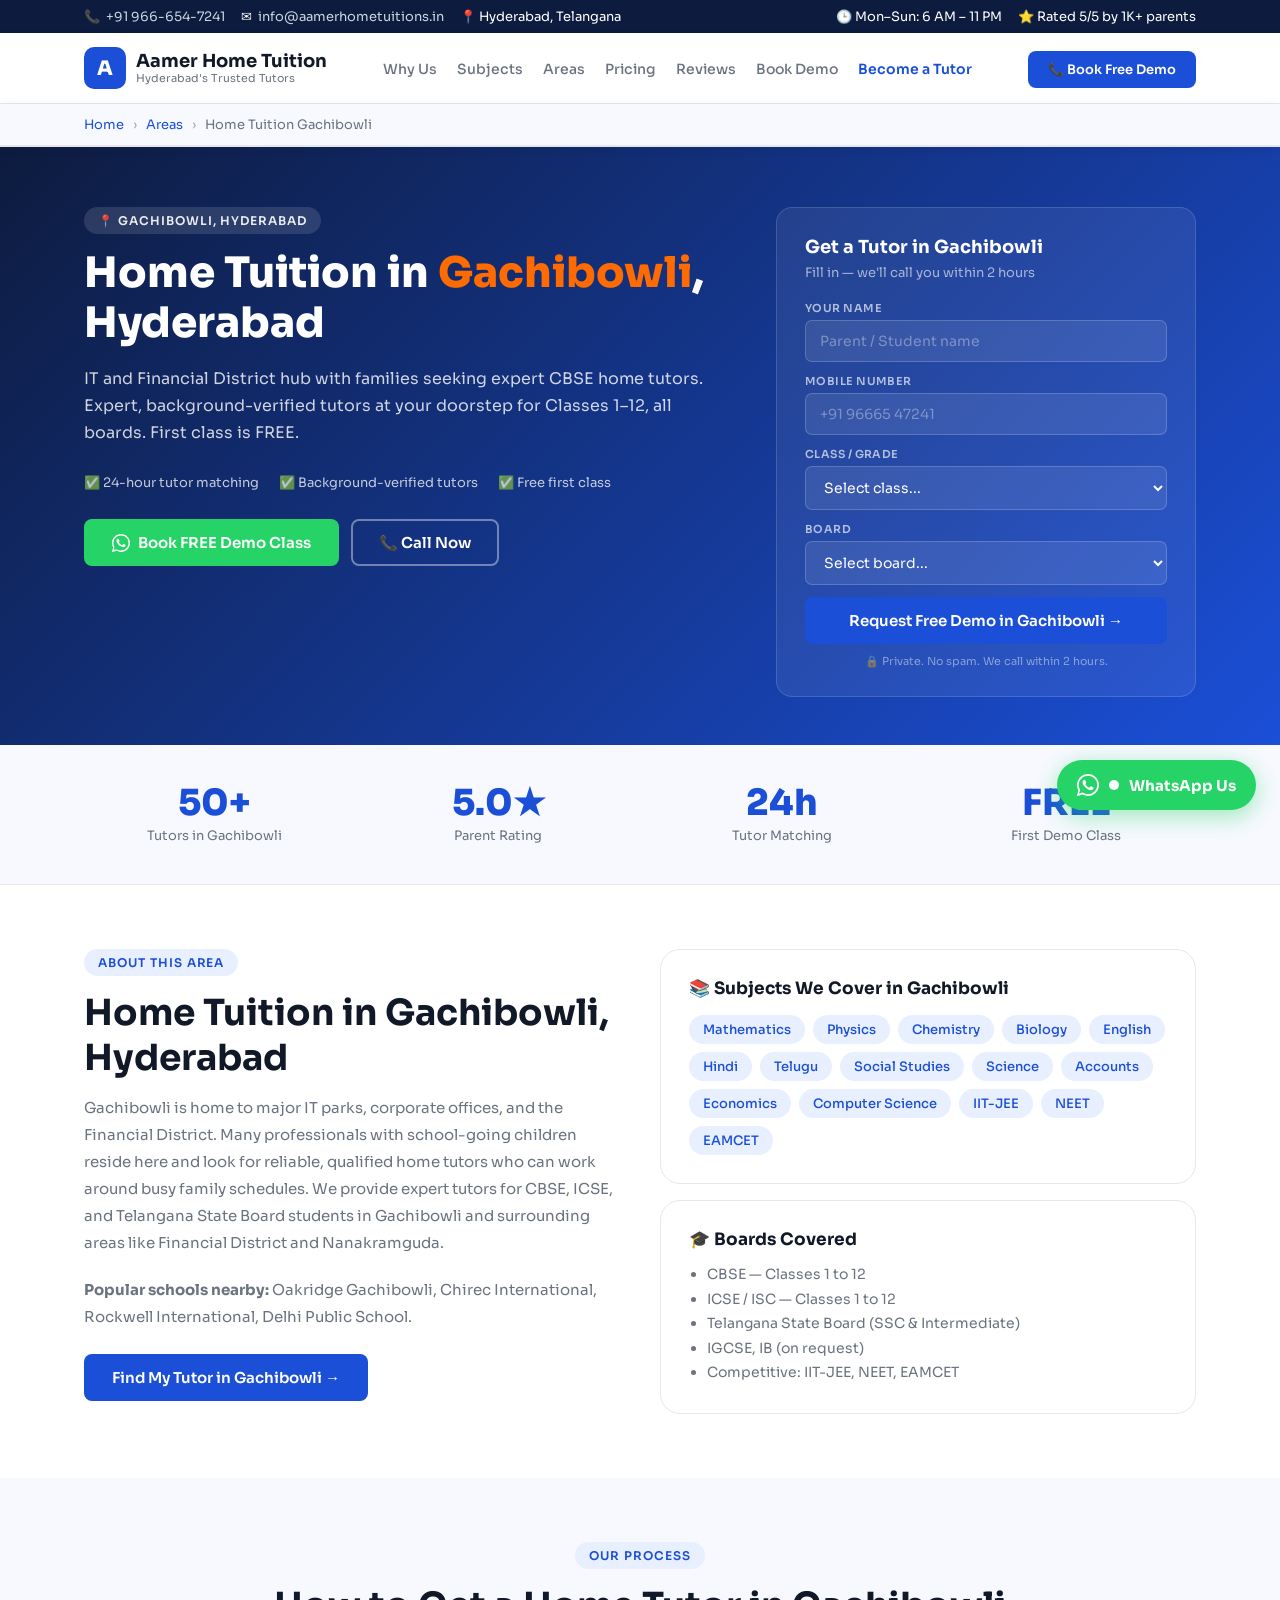
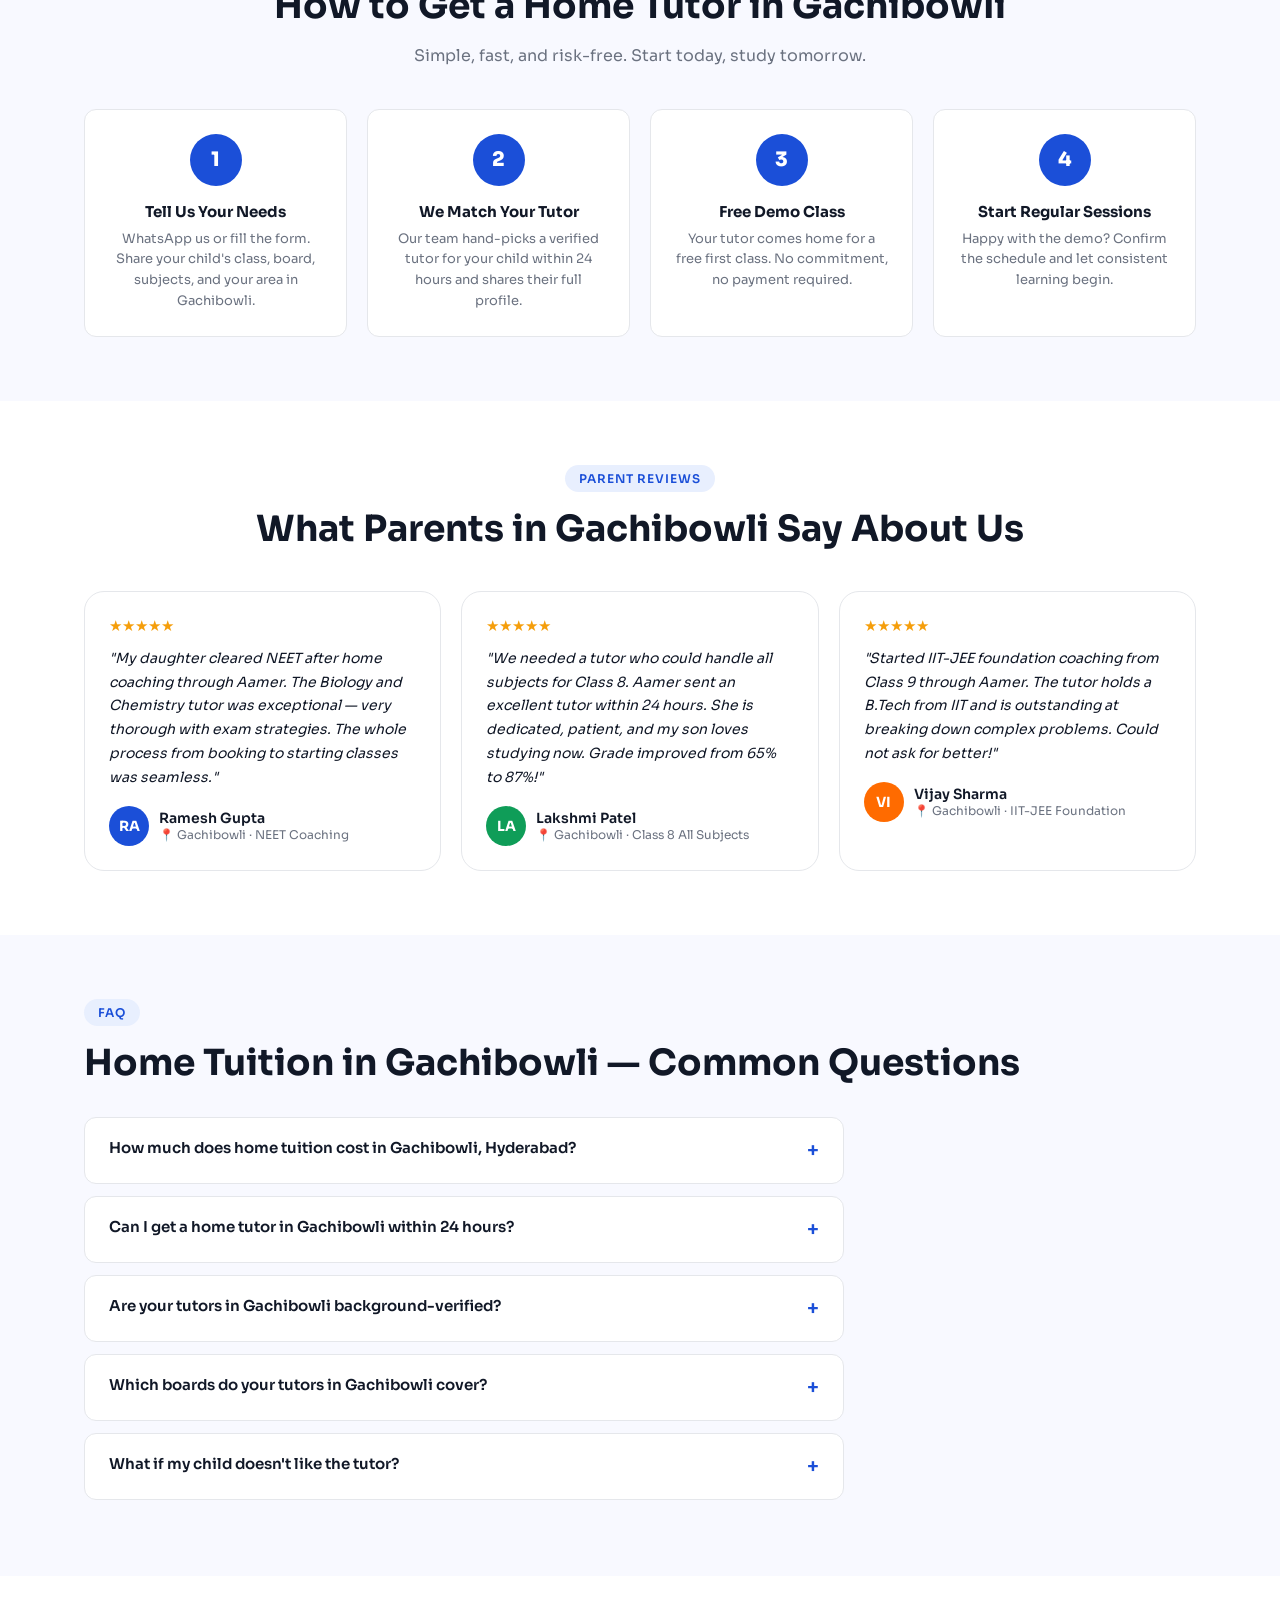
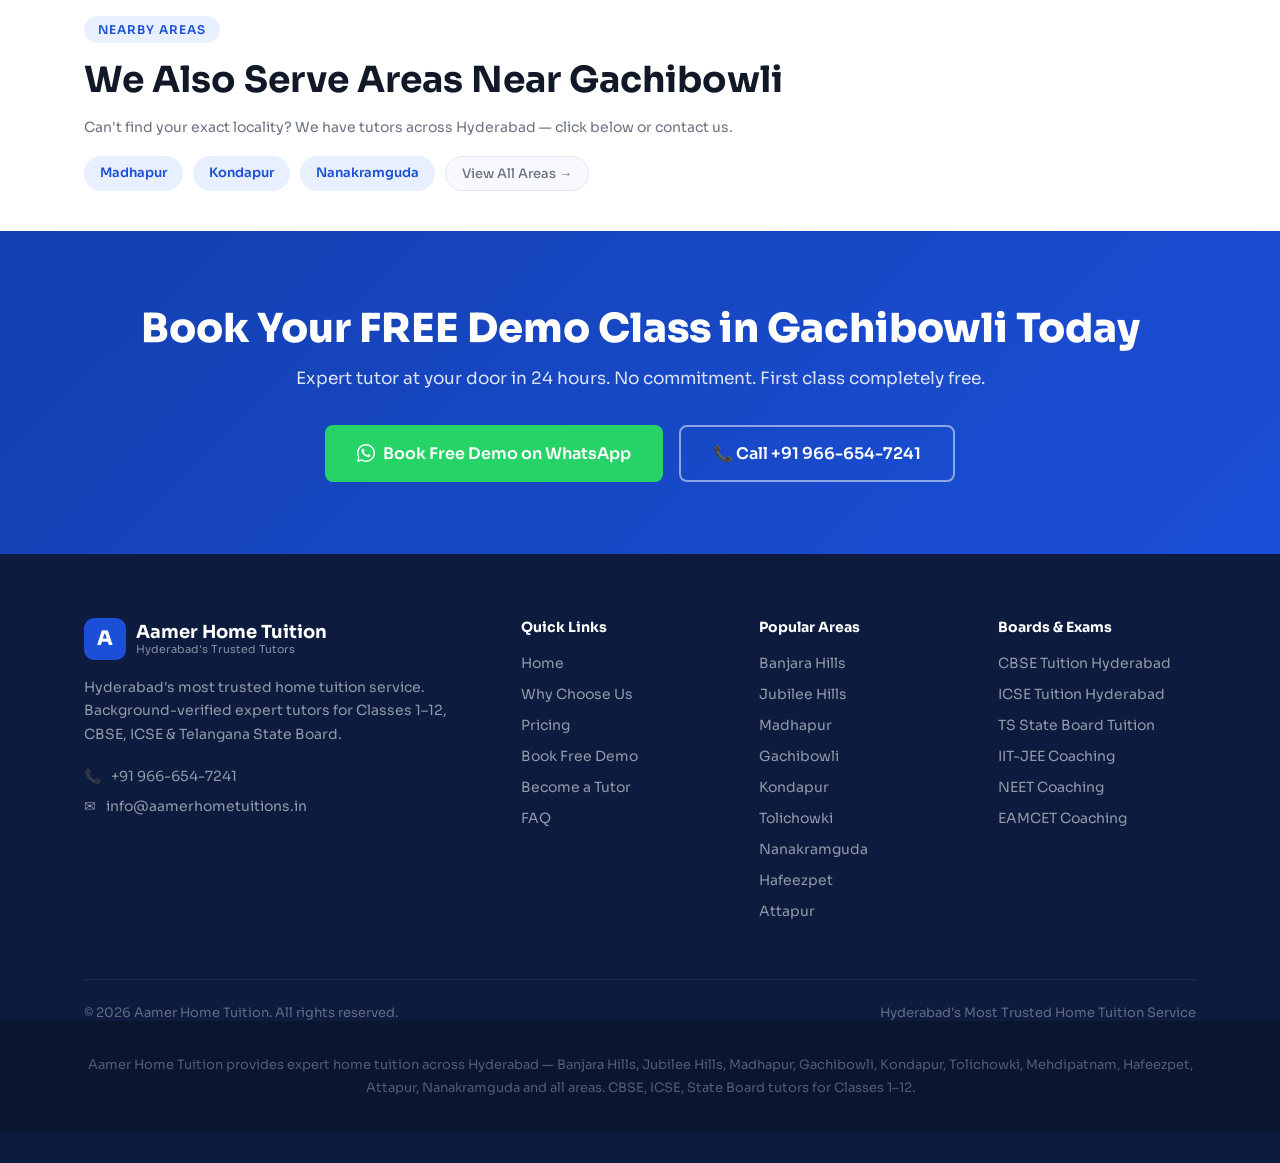
<file: home-tuition-gachibowli.html>
<!DOCTYPE html>
<html lang="en">
<head>
<meta charset="UTF-8">
<meta name="viewport" content="width=device-width, initial-scale=1.0">
<title>Home Tuition in Gachibowli, Hyderabad | Aamer Home Tuition</title>
<meta name="description" content="Expert verified home tutors in Gachibowli, Hyderabad for Classes 1–12. CBSE, ICSE &amp; Telangana State Board specialists. Free demo class. Tutor at your door in 24 hours. Call +91 966-654-7241.">
<meta name="keywords" content="home tuition Gachibowli, home tutor Gachibowli Hyderabad, CBSE tuition Gachibowli, private tutor Gachibowli, tuition near me Gachibowli Hyderabad">
<link rel="canonical" href="https://aamerhometuitions.in/home-tuition-gachibowli/">
<meta property="og:title" content="Home Tuition in Gachibowli, Hyderabad | Aamer Home Tuition">
<meta property="og:description" content="Verified expert home tutors in Gachibowli for Classes 1–12. CBSE, ICSE &amp; State Board. Free demo class!">
<meta property="og:url" content="https://aamerhometuitions.in/home-tuition-gachibowli/">
<meta property="og:type" content="website">
<link rel="preconnect" href="https://fonts.googleapis.com">
<link href="https://fonts.googleapis.com/css2?family=Sora:wght@300;400;500;600;700;800&display=swap" rel="stylesheet">
<link rel="stylesheet" href="style.css">
<script type="application/ld+json">
{
  "@context":"https://schema.org",
  "@graph":[
    {
      "@type":"LocalBusiness",
      "name":"Aamer Home Tuition — Gachibowli",
      "url":"https://aamerhometuitions.in/home-tuition-gachibowli",
      "telephone":"+919666547241",
      "areaServed":"Gachibowli, Hyderabad, Telangana",
      "description":"Expert verified home tutors in Gachibowli, Hyderabad for Classes 1–12. CBSE, ICSE and Telangana State Board.",
      "address":{"@type":"PostalAddress","addressLocality":"Gachibowli","addressRegion":"Telangana","postalCode":"500032","addressCountry":"IN"},
      "geo":{"@type":"GeoCoordinates","latitude":17.4401,"longitude":78.3489},
      "telephone":"+919666547241",
      "priceRange":"₹999–₹3999/month",
      "aggregateRating":{"@type":"AggregateRating","ratingValue":"5.0","reviewCount":"50"}
    },
    {
      "@type":"FAQPage",
      "mainEntity":[
        {"@type":"Question","name":"How much does home tuition cost in Gachibowli?","acceptedAnswer":{"@type":"Answer","text":"Home tuition in Gachibowli starts from ₹999/month for the Foundation Plan (Classes 1–5). Academic Plan is ₹1,999/month (Classes 6–10) and Excellence Plan is ₹3,999/month (Classes 11–12 and competitive exams). The first demo class is always free."}},
        {"@type":"Question","name":"Can I get a home tutor in Gachibowli within 24 hours?","acceptedAnswer":{"@type":"Answer","text":"Yes. We can match you with a verified home tutor in Gachibowli within 24 hours of your enquiry. Our team will call you within 2 hours to understand your requirements."}}
      ]
    }
  ]
}
</script>
<style>
.page-hero{background:linear-gradient(135deg,#0D1B3E 0%,#1B4FD8 100%);color:#fff;padding:60px 0 48px;}
.page-hero-inner{display:grid;grid-template-columns:1fr 420px;gap:40px;align-items:start;}
.page-hero h1{font-size:clamp(26px,4vw,42px);font-weight:800;line-height:1.2;margin-bottom:16px;}
.page-hero h1 em{font-style:normal;color:#FF6B00;}
.page-hero-sub{font-size:16px;color:rgba(255,255,255,0.8);line-height:1.7;margin-bottom:28px;}
.hero-trust-row{display:flex;gap:20px;flex-wrap:wrap;margin-bottom:28px;}
.hero-trust-item{font-size:13px;color:rgba(255,255,255,0.75);display:flex;align-items:center;gap:6px;}
.hero-form{background:rgba(255,255,255,0.07);border:1px solid rgba(255,255,255,0.14);border-radius:16px;padding:28px;}
.form-title{font-size:18px;font-weight:700;margin-bottom:6px;}
.form-sub{font-size:13px;color:rgba(255,255,255,0.6);margin-bottom:20px;}
.form-group{margin-bottom:12px;}
.form-group label{display:block;font-size:11px;font-weight:600;color:rgba(255,255,255,0.65);margin-bottom:5px;text-transform:uppercase;letter-spacing:.04em;}
.form-group input,.form-group select{width:100%;padding:11px 14px;border-radius:7px;border:1px solid rgba(255,255,255,0.18);background:rgba(255,255,255,0.09);color:#fff;font-family:'Sora',sans-serif;font-size:14px;outline:none;}
.form-group input::placeholder{color:rgba(255,255,255,0.35);}
.form-group select option{color:#111;background:#fff;}
.btn-full{width:100%;text-align:center;padding:14px;font-size:15px;}
.form-note{text-align:center;font-size:11px;color:rgba(255,255,255,0.45);margin-top:10px;}
.content-section{padding:64px 0;}
.content-section.alt{background:var(--bg-soft);}
.two-col{display:grid;grid-template-columns:1fr 1fr;gap:40px;align-items:start;}
.info-card{background:#fff;border:1px solid var(--border);border-radius:var(--radius-lg);padding:28px;}
.info-card h3{font-size:17px;font-weight:700;margin-bottom:12px;}
.info-card p,.info-card li{font-size:14px;color:var(--text-muted);line-height:1.75;}
.info-card ul{margin-left:18px;margin-top:8px;}
.subject-chips{display:flex;flex-wrap:wrap;gap:8px;margin-top:16px;}
.chip{background:var(--primary-light);color:var(--primary);border-radius:20px;padding:6px 14px;font-size:13px;font-weight:500;}
.review-grid{display:grid;grid-template-columns:repeat(3,1fr);gap:20px;margin-top:40px;}
.review-card{background:#fff;border:1px solid var(--border);border-radius:var(--radius-lg);padding:24px;}
.review-stars{color:#F59E0B;font-size:15px;margin-bottom:12px;}
.review-text{font-size:14px;color:var(--text);line-height:1.7;margin-bottom:16px;font-style:italic;}
.reviewer{display:flex;align-items:center;gap:10px;}
.reviewer-avatar{width:40px;height:40px;border-radius:50%;display:flex;align-items:center;justify-content:center;font-size:14px;font-weight:700;color:#fff;flex-shrink:0;}
.reviewer-name{font-size:14px;font-weight:600;}
.reviewer-meta{font-size:12px;color:var(--text-muted);}
.nearby-areas{display:flex;flex-wrap:wrap;gap:10px;margin-top:16px;}
.step-row{display:grid;grid-template-columns:repeat(4,1fr);gap:20px;margin-top:40px;}
.step-card{background:#fff;border:1px solid var(--border);border-radius:var(--radius);padding:24px;text-align:center;}
.step-num{width:52px;height:52px;border-radius:50%;background:var(--primary);color:#fff;font-size:20px;font-weight:800;display:flex;align-items:center;justify-content:center;margin:0 auto 16px;}
.step-card h3{font-size:15px;font-weight:700;margin-bottom:8px;}
.step-card p{font-size:13px;color:var(--text-muted);line-height:1.6;}
@media(max-width:900px){
  .page-hero-inner{grid-template-columns:1fr;}
  .two-col{grid-template-columns:1fr;}
  .review-grid{grid-template-columns:1fr;}
  .step-row{grid-template-columns:1fr 1fr;}
}
@media(max-width:600px){
  .step-row{grid-template-columns:1fr;}
}
</style>
</head>
<body>

<div class="mobile-sticky-cta" aria-label="Quick contact bar">
  <a href="tel:+919666547241" class="btn-primary">📞 Call Now</a>
  <a href="https://wa.me/919666547241?text=Hi,%20I%20need%20a%20home%20tutor%20in%20Hyderabad" class="btn-whatsapp"><svg width="18" height="18" viewBox="0 0 24 24" fill="currentColor" aria-hidden="true"><path d="M17.472 14.382c-.297-.149-1.758-.867-2.03-.967-.273-.099-.471-.148-.67.15-.197.297-.767.966-.94 1.164-.173.199-.347.223-.644.075-.297-.15-1.255-.463-2.39-1.475-.883-.788-1.48-1.761-1.653-2.059-.173-.297-.018-.458.13-.606.134-.133.298-.347.446-.52.149-.174.198-.298.298-.497.099-.198.05-.371-.025-.52-.075-.149-.669-1.612-.916-2.207-.242-.579-.487-.5-.669-.51-.173-.008-.371-.01-.57-.01-.198 0-.52.074-.792.372-.272.297-1.04 1.016-1.04 2.479 0 1.462 1.065 2.875 1.213 3.074.149.198 2.096 3.2 5.077 4.487.709.306 1.262.489 1.694.625.712.227 1.36.195 1.871.118.571-.085 1.758-.719 2.006-1.413.248-.694.248-1.289.173-1.413-.074-.124-.272-.198-.57-.347z"/><path d="M12 0C5.373 0 0 5.373 0 12c0 2.117.549 4.103 1.514 5.836L.057 23.571c-.057.217.14.413.357.357l5.735-1.457C7.9 23.451 9.886 24 12 24c6.627 0 12-5.373 12-12S18.627 0 12 0zm0 22c-1.952 0-3.792-.539-5.368-1.476l-.384-.228-3.977 1.01 1.025-3.876-.249-.4A9.92 9.92 0 0 1 2 12C2 6.477 6.477 2 12 2s10 4.477 10 10-4.477 10-10 10z"/></svg> Book Free Demo</a>
</div>
<div class="topbar">
  <div class="container topbar-inner">
    <div class="topbar-badges">
      <div class="topbar-badge">📞 <a href="tel:+919666547241">+91 966-654-7241</a></div>
      <div class="topbar-badge">✉ <a href="mailto:info@aamerhometuitions.in">info@aamerhometuitions.in</a></div>
      <div class="topbar-badge">📍 Hyderabad, Telangana</div>
    </div>
    <div class="topbar-badges">
      <span>🕒 Mon–Sun: 6 AM – 11 PM</span>
      <span>⭐ Rated 5/5 by 1K+ parents</span>
    </div>
  </div>
</div>
<nav>
  <div class="nav-inner">
    <a href="index.html" class="logo" aria-label="Aamer Home Tuition — Home">
      <div class="logo-icon" aria-hidden="true">A</div>
      <div class="logo-text">Aamer Home Tuition<span>Hyderabad's Trusted Tutors</span></div>
    </a>
    <ul class="nav-links" role="list">
      <li><a href="index.html#why">Why Us</a></li>
      <li><a href="index.html#subjects">Subjects</a></li>
      <li><a href="index.html#areas">Areas</a></li>
      <li><a href="index.html#pricing">Pricing</a></li>
      <li><a href="index.html#testimonials">Reviews</a></li>
      <li><a href="book-demo.html">Book Demo</a></li>
      <li><a href="careers.html" style="color:var(--primary);font-weight:600;">Become a Tutor</a></li>
    </ul>
    <div class="nav-actions">
      <a href="tel:+919666547241" class="nav-book-btn">📞 Book Free Demo</a>
    </div>
    <button class="hamburger" onclick="openMobileMenu()" aria-label="Open menu">☰</button>
  </div>
</nav>
<div class="mobile-menu" id="mobileMenu" onclick="closeMobileMenuOutside(event)">
  <div class="mobile-menu-panel">
    <button class="mobile-menu-close" onclick="closeMobileMenu()">✕</button>
    <div class="mobile-menu-logo">
      <div class="logo-icon" aria-hidden="true">A</div>
      <div class="logo-text">Aamer Home Tuition<span>Hyderabad's Trusted Tutors</span></div>
    </div>
    <ul class="mobile-nav-links" role="list">
      <li><a href="index.html#why" onclick="closeMobileMenu()">Why Us</a></li>
      <li><a href="index.html#subjects" onclick="closeMobileMenu()">Subjects</a></li>
      <li><a href="index.html#areas" onclick="closeMobileMenu()">Areas</a></li>
      <li><a href="index.html#pricing" onclick="closeMobileMenu()">Pricing</a></li>
      <li><a href="index.html#testimonials" onclick="closeMobileMenu()">Reviews</a></li>
      <li><a href="book-demo.html">Book Free Demo</a></li>
      <li><a href="careers.html">Become a Tutor</a></li>
    </ul>
    <div class="mobile-nav-cta">
      <a href="tel:+919666547241" class="btn-primary">📞 Call: +91 966-654-7241</a>
      <a href="https://wa.me/919666547241" class="btn-whatsapp"><svg width="18" height="18" viewBox="0 0 24 24" fill="currentColor" aria-hidden="true"><path d="M17.472 14.382c-.297-.149-1.758-.867-2.03-.967-.273-.099-.471-.148-.67.15-.197.297-.767.966-.94 1.164-.173.199-.347.223-.644.075-.297-.15-1.255-.463-2.39-1.475-.883-.788-1.48-1.761-1.653-2.059-.173-.297-.018-.458.13-.606.134-.133.298-.347.446-.52.149-.174.198-.298.298-.497.099-.198.05-.371-.025-.52-.075-.149-.669-1.612-.916-2.207-.242-.579-.487-.5-.669-.51-.173-.008-.371-.01-.57-.01-.198 0-.52.074-.792.372-.272.297-1.04 1.016-1.04 2.479 0 1.462 1.065 2.875 1.213 3.074.149.198 2.096 3.2 5.077 4.487.709.306 1.262.489 1.694.625.712.227 1.36.195 1.871.118.571-.085 1.758-.719 2.006-1.413.248-.694.248-1.289.173-1.413-.074-.124-.272-.198-.57-.347z"/><path d="M12 0C5.373 0 0 5.373 0 12c0 2.117.549 4.103 1.514 5.836L.057 23.571c-.057.217.14.413.357.357l5.735-1.457C7.9 23.451 9.886 24 12 24c6.627 0 12-5.373 12-12S18.627 0 12 0zm0 22c-1.952 0-3.792-.539-5.368-1.476l-.384-.228-3.977 1.01 1.025-3.876-.249-.4A9.92 9.92 0 0 1 2 12C2 6.477 6.477 2 12 2s10 4.477 10 10-4.477 10-10 10z"/></svg> WhatsApp Us</a>
    </div>
  </div>
</div>

<nav aria-label="Breadcrumb">
  <div class="breadcrumb">
    <div class="container">
      <a href="index.html">Home</a>
      <span>›</span>
      <a href="index.html#areas">Areas</a>
      <span>›</span>
      Home Tuition Gachibowli
    </div>
  </div>
</nav>

<section class="page-hero">
  <div class="container">
    <div class="page-hero-inner">
      <div>
        <div class="section-tag" style="background:rgba(255,255,255,0.12);color:rgba(255,255,255,0.9);">📍 Gachibowli, Hyderabad</div>
        <h1>Home Tuition in <em>Gachibowli</em>, Hyderabad</h1>
        <p class="page-hero-sub">IT and Financial District hub with families seeking expert CBSE home tutors. Expert, background-verified tutors at your doorstep for Classes 1–12, all boards. First class is FREE.</p>
        <div class="hero-trust-row">
          <div class="hero-trust-item">✅ 24-hour tutor matching</div>
          <div class="hero-trust-item">✅ Background-verified tutors</div>
          <div class="hero-trust-item">✅ Free first class</div>
        </div>
        <div style="display:flex;gap:12px;flex-wrap:wrap;">
          <a href="https://wa.me/919666547241?text=Hi,%20I%20need%20a%20home%20tutor%20in%20Gachibowli,%20Hyderabad" class="btn-whatsapp"><svg width="18" height="18" viewBox="0 0 24 24" fill="currentColor" aria-hidden="true"><path d="M17.472 14.382c-.297-.149-1.758-.867-2.03-.967-.273-.099-.471-.148-.67.15-.197.297-.767.966-.94 1.164-.173.199-.347.223-.644.075-.297-.15-1.255-.463-2.39-1.475-.883-.788-1.48-1.761-1.653-2.059-.173-.297-.018-.458.13-.606.134-.133.298-.347.446-.52.149-.174.198-.298.298-.497.099-.198.05-.371-.025-.52-.075-.149-.669-1.612-.916-2.207-.242-.579-.487-.5-.669-.51-.173-.008-.371-.01-.57-.01-.198 0-.52.074-.792.372-.272.297-1.04 1.016-1.04 2.479 0 1.462 1.065 2.875 1.213 3.074.149.198 2.096 3.2 5.077 4.487.709.306 1.262.489 1.694.625.712.227 1.36.195 1.871.118.571-.085 1.758-.719 2.006-1.413.248-.694.248-1.289.173-1.413-.074-.124-.272-.198-.57-.347z"/><path d="M12 0C5.373 0 0 5.373 0 12c0 2.117.549 4.103 1.514 5.836L.057 23.571c-.057.217.14.413.357.357l5.735-1.457C7.9 23.451 9.886 24 12 24c6.627 0 12-5.373 12-12S18.627 0 12 0zm0 22c-1.952 0-3.792-.539-5.368-1.476l-.384-.228-3.977 1.01 1.025-3.876-.249-.4A9.92 9.92 0 0 1 2 12C2 6.477 6.477 2 12 2s10 4.477 10 10-4.477 10-10 10z"/></svg> Book FREE Demo Class</a>
          <a href="tel:+919666547241" class="btn-outline" style="color:#fff;border-color:rgba(255,255,255,0.4);">📞 Call Now</a>
        </div>
      </div>
      <div class="hero-form">
        <div class="form-title">Get a Tutor in Gachibowli</div>
        <div class="form-sub">Fill in — we'll call you within 2 hours</div>
        <div class="form-group"><label for="f-name">Your Name</label><input type="text" id="f-name" placeholder="Parent / Student name"></div>
        <div class="form-group"><label for="f-phone">Mobile Number</label><input type="tel" id="f-phone" placeholder="+91 96665 47241"></div>
        <div class="form-group"><label for="f-class">Class / Grade</label>
          <select id="f-class">
            <option value="">Select class...</option>
            <option>Class 1–5 (Primary)</option><option>Class 6–8 (Middle)</option>
            <option>Class 9–10 (SSC/CBSE)</option><option>Class 11–12 (Intermediate)</option>
            <option>IIT-JEE / NEET / EAMCET</option>
          </select></div>
        <div class="form-group"><label for="f-board">Board</label>
          <select id="f-board">
            <option value="">Select board...</option>
            <option>CBSE</option><option>ICSE</option><option>Telangana State Board</option><option>Not sure</option>
          </select></div>
        <button onclick="submitAreaForm()" class="btn-primary btn-full">Request Free Demo in Gachibowli →</button>
        <div class="form-note">🔒 Private. No spam. We call within 2 hours.</div>
      </div>
    </div>
  </div>
</section>

<section style="background:var(--bg-soft);padding:40px 0;border-bottom:1px solid var(--border);">
  <div class="container">
    <div style="display:grid;grid-template-columns:repeat(4,1fr);gap:24px;">
      <div class="stat-card"><div class="stat-num">50+</div><div class="stat-label">Tutors in Gachibowli</div></div>
      <div class="stat-card"><div class="stat-num">5.0★</div><div class="stat-label">Parent Rating</div></div>
      <div class="stat-card"><div class="stat-num">24h</div><div class="stat-label">Tutor Matching</div></div>
      <div class="stat-card"><div class="stat-num">FREE</div><div class="stat-label">First Demo Class</div></div>
    </div>
  </div>
</section>

<section class="content-section">
  <div class="container">
    <div class="two-col">
      <div>
        <div class="section-tag">About This Area</div>
        <h2 class="section-title">Home Tuition in Gachibowli, Hyderabad</h2>
        <p style="font-size:15px;color:var(--text-muted);line-height:1.8;margin-bottom:20px;">Gachibowli is home to major IT parks, corporate offices, and the Financial District. Many professionals with school-going children reside here and look for reliable, qualified home tutors who can work around busy family schedules. We provide expert tutors for CBSE, ICSE, and Telangana State Board students in Gachibowli and surrounding areas like Financial District and Nanakramguda.</p>
        <p style="font-size:15px;color:var(--text-muted);line-height:1.8;"><strong>Popular schools nearby:</strong> Oakridge Gachibowli, Chirec International, Rockwell International, Delhi Public School.</p>
        <div style="margin-top:24px;">
          <a href="https://wa.me/919666547241?text=Hi,%20I%20need%20a%20home%20tutor%20in%20Gachibowli" class="btn-primary">Find My Tutor in Gachibowli →</a>
        </div>
      </div>
      <div>
        <div class="info-card" style="margin-bottom:16px;">
          <h3>📚 Subjects We Cover in Gachibowli</h3>
          <div class="subject-chips">
            <span class="chip">Mathematics</span><span class="chip">Physics</span><span class="chip">Chemistry</span>
            <span class="chip">Biology</span><span class="chip">English</span><span class="chip">Hindi</span>
            <span class="chip">Telugu</span><span class="chip">Social Studies</span><span class="chip">Science</span>
            <span class="chip">Accounts</span><span class="chip">Economics</span><span class="chip">Computer Science</span>
            <span class="chip">IIT-JEE</span><span class="chip">NEET</span><span class="chip">EAMCET</span>
          </div>
        </div>
        <div class="info-card">
          <h3>🎓 Boards Covered</h3>
          <ul>
            <li>CBSE — Classes 1 to 12</li>
            <li>ICSE / ISC — Classes 1 to 12</li>
            <li>Telangana State Board (SSC & Intermediate)</li>
            <li>IGCSE, IB (on request)</li>
            <li>Competitive: IIT-JEE, NEET, EAMCET</li>
          </ul>
        </div>
      </div>
    </div>
  </div>
</section>

<section class="content-section alt">
  <div class="container">
    <div class="text-center">
      <div class="section-tag">Our Process</div>
      <h2 class="section-title">How to Get a Home Tutor in Gachibowli</h2>
      <p class="section-sub">Simple, fast, and risk-free. Start today, study tomorrow.</p>
    </div>
    <div class="step-row">
      <div class="step-card"><div class="step-num">1</div><h3>Tell Us Your Needs</h3><p>WhatsApp us or fill the form. Share your child's class, board, subjects, and your area in Gachibowli.</p></div>
      <div class="step-card"><div class="step-num">2</div><h3>We Match Your Tutor</h3><p>Our team hand-picks a verified tutor for your child within 24 hours and shares their full profile.</p></div>
      <div class="step-card"><div class="step-num">3</div><h3>Free Demo Class</h3><p>Your tutor comes home for a free first class. No commitment, no payment required.</p></div>
      <div class="step-card"><div class="step-num">4</div><h3>Start Regular Sessions</h3><p>Happy with the demo? Confirm the schedule and let consistent learning begin.</p></div>
    </div>
  </div>
</section>

<section class="content-section">
  <div class="container">
    <div class="text-center">
      <div class="section-tag">Parent Reviews</div>
      <h2 class="section-title">What Parents in Gachibowli Say About Us</h2>
    </div>
    <div class="review-grid">
      <article class="review-card">
        <div class="review-stars" aria-label="5 stars">★★★★★</div>
        <p class="review-text">"My daughter cleared NEET after home coaching through Aamer. The Biology and Chemistry tutor was exceptional — very thorough with exam strategies. The whole process from booking to starting classes was seamless."</p>
        <div class="reviewer">
          <div class="reviewer-avatar" style="background:#1B4FD8;">RA</div>
          <div><div class="reviewer-name">Ramesh Gupta</div><div class="reviewer-meta">📍 Gachibowli · NEET Coaching</div></div>
        </div>
      </article>
      <article class="review-card">
        <div class="review-stars" aria-label="5 stars">★★★★★</div>
        <p class="review-text">"We needed a tutor who could handle all subjects for Class 8. Aamer sent an excellent tutor within 24 hours. She is dedicated, patient, and my son loves studying now. Grade improved from 65% to 87%!"</p>
        <div class="reviewer">
          <div class="reviewer-avatar" style="background:#0F9D58;">LA</div>
          <div><div class="reviewer-name">Lakshmi Patel</div><div class="reviewer-meta">📍 Gachibowli · Class 8 All Subjects</div></div>
        </div>
      </article>
      <article class="review-card">
        <div class="review-stars" aria-label="5 stars">★★★★★</div>
        <p class="review-text">"Started IIT-JEE foundation coaching from Class 9 through Aamer. The tutor holds a B.Tech from IIT and is outstanding at breaking down complex problems. Could not ask for better!"</p>
        <div class="reviewer">
          <div class="reviewer-avatar" style="background:#FF6B00;">VI</div>
          <div><div class="reviewer-name">Vijay Sharma</div><div class="reviewer-meta">📍 Gachibowli · IIT-JEE Foundation</div></div>
        </div>
      </article>
    </div>
  </div>
</section>

<section class="content-section alt">
  <div class="container">
    <div class="section-tag">FAQ</div>
    <h2 class="section-title">Home Tuition in Gachibowli — Common Questions</h2>
    <div style="max-width:760px;margin-top:32px;">
      <div class="faq-item" onclick="toggleFaq(this)">
        <div class="faq-q">How much does home tuition cost in Gachibowli, Hyderabad? <span class="faq-icon" aria-hidden="true">+</span></div>
        <div class="faq-a">Home tuition in Gachibowli starts from ₹999/month for the Foundation Plan (Classes 1–5, 1 subject, 3 sessions/week). The Academic Plan is ₹1,999/month (Classes 6–10, up to 3 subjects) and the Excellence Plan is ₹3,999/month (Classes 11–12 and competitive exams). The first demo class is always completely free.</div>
      </div>
      <div class="faq-item" onclick="toggleFaq(this)">
        <div class="faq-q">Can I get a home tutor in Gachibowli within 24 hours? <span class="faq-icon" aria-hidden="true">+</span></div>
        <div class="faq-a">Yes. We match you with a verified home tutor in Gachibowli within 24 hours of your enquiry. After you contact us, our team calls you within 2 hours to understand your requirements and find the perfect match.</div>
      </div>
      <div class="faq-item" onclick="toggleFaq(this)">
        <div class="faq-q">Are your tutors in Gachibowli background-verified? <span class="faq-icon" aria-hidden="true">+</span></div>
        <div class="faq-a">Yes. Every tutor undergoes identity verification, degree verification, a background check, and a live teaching assessment before being allowed to teach. We share the tutor's full profile — including qualifications, experience, and photo — before the first class.</div>
      </div>
      <div class="faq-item" onclick="toggleFaq(this)">
        <div class="faq-q">Which boards do your tutors in Gachibowli cover? <span class="faq-icon" aria-hidden="true">+</span></div>
        <div class="faq-a">Our tutors in Gachibowli cover CBSE, ICSE/ISC, and Telangana State Board (SSC and Intermediate). We also have specialists for IGCSE, IB, IIT-JEE, NEET, and EAMCET.</div>
      </div>
      <div class="faq-item" onclick="toggleFaq(this)">
        <div class="faq-q">What if my child doesn't like the tutor? <span class="faq-icon" aria-hidden="true">+</span></div>
        <div class="faq-a">We offer a free tutor replacement guarantee. If your child is not comfortable with the tutor or not seeing results within 60 days, we will find a new, better-matched tutor at no charge.</div>
      </div>
    </div>
  </div>
</section>

<section class="content-section" style="padding:40px 0;">
  <div class="container">
    <div class="section-tag">Nearby Areas</div>
    <h2 class="section-title" style="margin-bottom:16px;">We Also Serve Areas Near Gachibowli</h2>
    <p style="font-size:14px;color:var(--text-muted);margin-bottom:20px;">Can't find your exact locality? We have tutors across Hyderabad — click below or contact us.</p>
    <div class="nearby-areas">
      <a href="home-tuition-madhapur.html" style="background:var(--primary-light);color:var(--primary);padding:8px 16px;border-radius:20px;font-size:13px;font-weight:600;">Madhapur</a><a href="home-tuition-kondapur.html" style="background:var(--primary-light);color:var(--primary);padding:8px 16px;border-radius:20px;font-size:13px;font-weight:600;">Kondapur</a><a href="home-tuition-nanakramguda.html" style="background:var(--primary-light);color:var(--primary);padding:8px 16px;border-radius:20px;font-size:13px;font-weight:600;">Nanakramguda</a>
      <a href="index.html#areas" style="background:var(--bg-soft);border:1px solid var(--border);color:var(--text-muted);padding:8px 16px;border-radius:20px;font-size:13px;font-weight:500;">View All Areas →</a>
    </div>
  </div>
</section>

<section class="cta-banner">
  <div class="container">
    <h2>Book Your FREE Demo Class in Gachibowli Today</h2>
    <p>Expert tutor at your door in 24 hours. No commitment. First class completely free.</p>
    <div class="cta-actions">
      <a href="https://wa.me/919666547241?text=Hi,%20I%20need%20a%20home%20tutor%20in%20Gachibowli,%20Hyderabad" class="btn-whatsapp" style="font-size:16px;padding:16px 32px;"><svg width="18" height="18" viewBox="0 0 24 24" fill="currentColor" aria-hidden="true"><path d="M17.472 14.382c-.297-.149-1.758-.867-2.03-.967-.273-.099-.471-.148-.67.15-.197.297-.767.966-.94 1.164-.173.199-.347.223-.644.075-.297-.15-1.255-.463-2.39-1.475-.883-.788-1.48-1.761-1.653-2.059-.173-.297-.018-.458.13-.606.134-.133.298-.347.446-.52.149-.174.198-.298.298-.497.099-.198.05-.371-.025-.52-.075-.149-.669-1.612-.916-2.207-.242-.579-.487-.5-.669-.51-.173-.008-.371-.01-.57-.01-.198 0-.52.074-.792.372-.272.297-1.04 1.016-1.04 2.479 0 1.462 1.065 2.875 1.213 3.074.149.198 2.096 3.2 5.077 4.487.709.306 1.262.489 1.694.625.712.227 1.36.195 1.871.118.571-.085 1.758-.719 2.006-1.413.248-.694.248-1.289.173-1.413-.074-.124-.272-.198-.57-.347z"/><path d="M12 0C5.373 0 0 5.373 0 12c0 2.117.549 4.103 1.514 5.836L.057 23.571c-.057.217.14.413.357.357l5.735-1.457C7.9 23.451 9.886 24 12 24c6.627 0 12-5.373 12-12S18.627 0 12 0zm0 22c-1.952 0-3.792-.539-5.368-1.476l-.384-.228-3.977 1.01 1.025-3.876-.249-.4A9.92 9.92 0 0 1 2 12C2 6.477 6.477 2 12 2s10 4.477 10 10-4.477 10-10 10z"/></svg> Book Free Demo on WhatsApp</a>
      <a href="tel:+919666547241" class="btn-outline" style="color:#fff;border-color:rgba(255,255,255,0.5);font-size:16px;padding:16px 32px;">📞 Call +91 966-654-7241</a>
    </div>
  </div>
</section>


<footer>
  <div class="container">
    <div class="footer-grid">
      <div class="footer-col footer-brand">
        <div class="logo">
          <div class="logo-icon" aria-hidden="true">A</div>
          <div class="logo-text" style="color:#fff;">Aamer Home Tuition<span style="color:rgba(255,255,255,0.5)">Hyderabad's Trusted Tutors</span></div>
        </div>
        <p>Hyderabad's most trusted home tuition service. Background-verified expert tutors for Classes 1–12, CBSE, ICSE &amp; Telangana State Board.</p>
        <div class="footer-contact-item">📞 <a href="tel:+919666547241" style="color:inherit;">+91 966-654-7241</a></div>
        <div class="footer-contact-item">✉ <a href="mailto:info@aamerhometuitions.in" style="color:inherit;">info@aamerhometuitions.in</a></div>
      </div>
      <div class="footer-col">
        <h4>Quick Links</h4>
        <ul>
          <li><a href="index.html">Home</a></li>
          <li><a href="index.html#why">Why Choose Us</a></li>
          <li><a href="index.html#pricing">Pricing</a></li>
          <li><a href="book-demo.html">Book Free Demo</a></li>
          <li><a href="careers.html">Become a Tutor</a></li>
          <li><a href="index.html#faq">FAQ</a></li>
        </ul>
      </div>
      <div class="footer-col">
        <h4>Popular Areas</h4>
        <ul>
          <li><a href="home-tuition-banjara-hills.html">Banjara Hills</a></li>
          <li><a href="home-tuition-jubilee-hills.html">Jubilee Hills</a></li>
          <li><a href="home-tuition-madhapur.html">Madhapur</a></li>
          <li><a href="home-tuition-gachibowli.html">Gachibowli</a></li>
          <li><a href="home-tuition-kondapur.html">Kondapur</a></li>
          <li><a href="home-tuition-tolichowki-mehdipatnam.html">Tolichowki</a></li>
          <li><a href="home-tuition-nanakramguda.html">Nanakramguda</a></li>
          <li><a href="home-tuition-hafeezpet.html">Hafeezpet</a></li>
          <li><a href="home-tuition-attapur.html">Attapur</a></li>
        </ul>
      </div>
      <div class="footer-col">
        <h4>Boards &amp; Exams</h4>
        <ul>
          <li><a href="index.html#why">CBSE Tuition Hyderabad</a></li>
          <li><a href="index.html#why">ICSE Tuition Hyderabad</a></li>
          <li><a href="index.html#why">TS State Board Tuition</a></li>
          <li><a href="index.html#why">IIT-JEE Coaching</a></li>
          <li><a href="index.html#why">NEET Coaching</a></li>
          <li><a href="index.html#why">EAMCET Coaching</a></li>
        </ul>
      </div>
    </div>
    <div class="footer-bottom">
      <span>© 2026 Aamer Home Tuition. All rights reserved.</span>
      <span>Hyderabad's Most Trusted Home Tuition Service</span>
    </div>
  </div>
  <div class="footer-seo">
    <div class="container">
      <p class="footer-seo-text">Aamer Home Tuition provides expert home tuition across Hyderabad — Banjara Hills, Jubilee Hills, Madhapur, Gachibowli, Kondapur, Tolichowki, Mehdipatnam, Hafeezpet, Attapur, Nanakramguda and all areas. CBSE, ICSE, State Board tutors for Classes 1–12.</p>
    </div>
  </div>
</footer>
<div class="wa-float" aria-label="Chat on WhatsApp">
  <a href="https://wa.me/919666547241?text=Hi,%20I%20need%20a%20home%20tutor%20in%20Hyderabad" target="_blank" rel="noopener">
    <svg width="22" height="22" viewBox="0 0 24 24" fill="currentColor" aria-hidden="true"><path d="M17.472 14.382c-.297-.149-1.758-.867-2.03-.967-.273-.099-.471-.148-.67.15-.197.297-.767.966-.94 1.164-.173.199-.347.223-.644.075-.297-.15-1.255-.463-2.39-1.475-.883-.788-1.48-1.761-1.653-2.059-.173-.297-.018-.458.13-.606.134-.133.298-.347.446-.52.149-.174.198-.298.298-.497.099-.198.05-.371-.025-.52-.075-.149-.669-1.612-.916-2.207-.242-.579-.487-.5-.669-.51-.173-.008-.371-.01-.57-.01-.198 0-.52.074-.792.372-.272.297-1.04 1.016-1.04 2.479 0 1.462 1.065 2.875 1.213 3.074.149.198 2.096 3.2 5.077 4.487.709.306 1.262.489 1.694.625.712.227 1.36.195 1.871.118.571-.085 1.758-.719 2.006-1.413.248-.694.248-1.289.173-1.413-.074-.124-.272-.198-.57-.347z"/><path d="M12 0C5.373 0 0 5.373 0 12c0 2.117.549 4.103 1.514 5.836L.057 23.571c-.057.217.14.413.357.357l5.735-1.457C7.9 23.451 9.886 24 12 24c6.627 0 12-5.373 12-12S18.627 0 12 0zm0 22c-1.952 0-3.792-.539-5.368-1.476l-.384-.228-3.977 1.01 1.025-3.876-.249-.4A9.92 9.92 0 0 1 2 12C2 6.477 6.477 2 12 2s10 4.477 10 10-4.477 10-10 10z"/></svg>
    <div class="wa-dot" aria-hidden="true"></div>
    WhatsApp Us
  </a>
</div>
<script>
function openMobileMenu(){document.getElementById('mobileMenu').classList.add('open');document.body.style.overflow='hidden';}
function closeMobileMenu(){document.getElementById('mobileMenu').classList.remove('open');document.body.style.overflow='';}
function closeMobileMenuOutside(e){if(e.target===document.getElementById('mobileMenu'))closeMobileMenu();}
function toggleFaq(el){const isOpen=el.classList.contains('open');document.querySelectorAll('.faq-item.open').forEach(i=>i.classList.remove('open'));if(!isOpen)el.classList.add('open');}
</script>

<script>
function submitAreaForm(){
  const name=document.getElementById('f-name').value.trim();
  const phone=document.getElementById('f-phone').value.trim();
  if(!name||!phone){alert('Please enter your name and mobile number.');return;}
  const cls=document.getElementById('f-class').value;
  const board=document.getElementById('f-board').value;
  const msg=`Hi, I need a home tutor in Gachibowli, Hyderabad.\nName: ${name}\nPhone: ${phone}\nClass: ${cls||'Not specified'}\nBoard: ${board||'Not specified'}\nPlease call me for a free demo class.`;
  window.open(`https://wa.me/919666547241?text=${encodeURIComponent(msg)}`,'_blank');
}
</script>
</body>
</html>
</file>
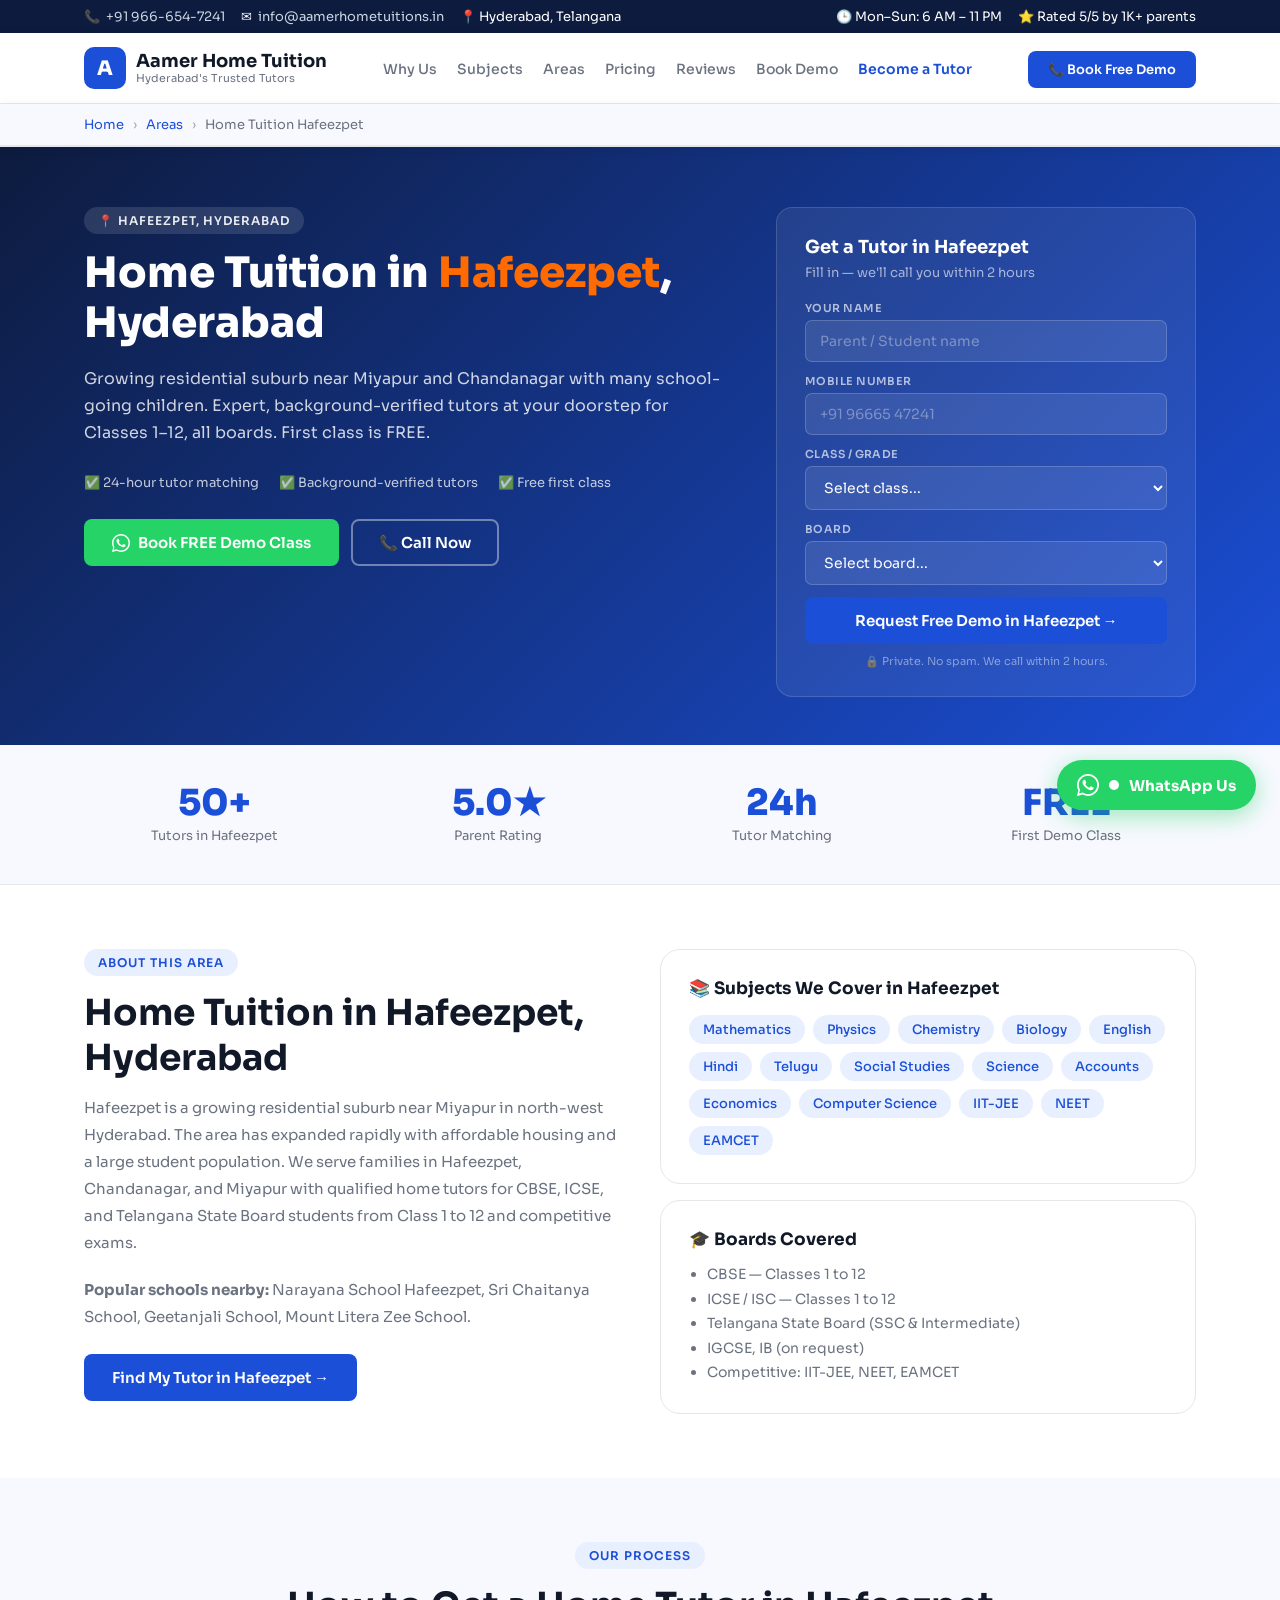
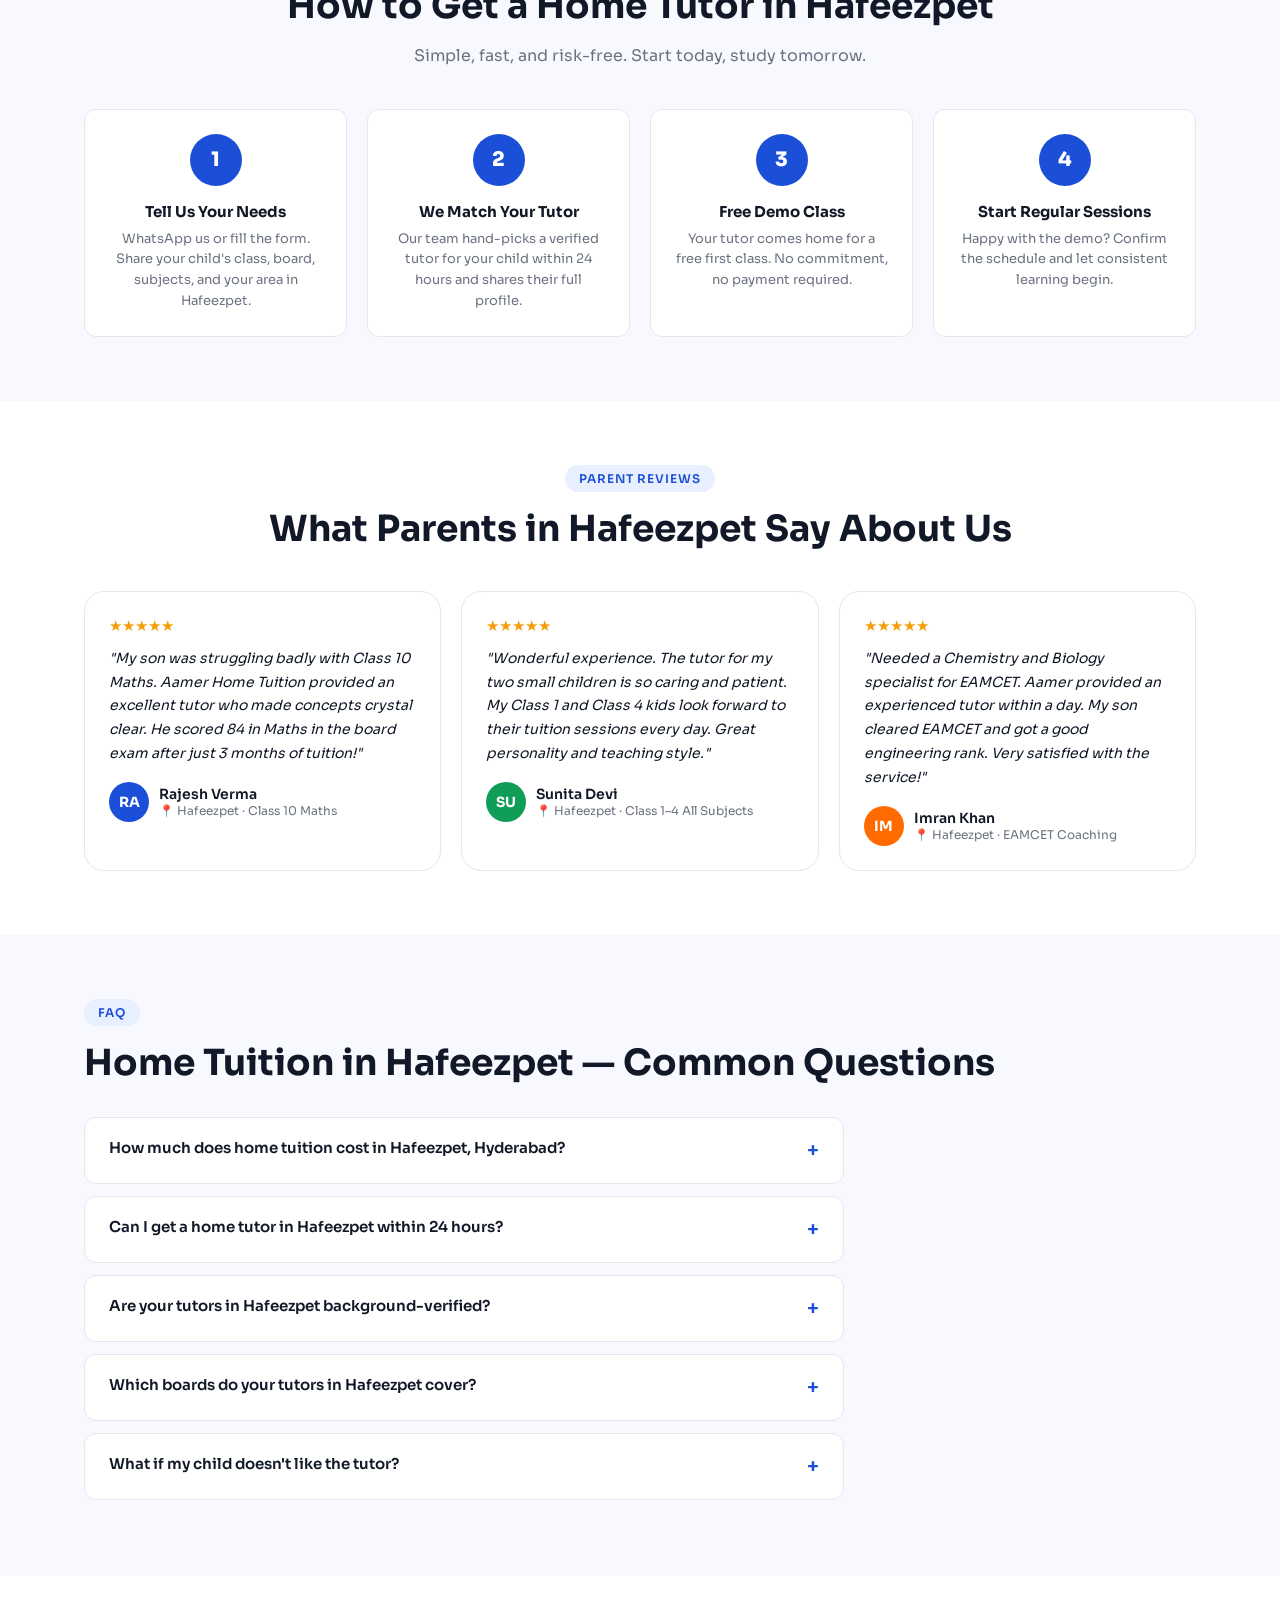
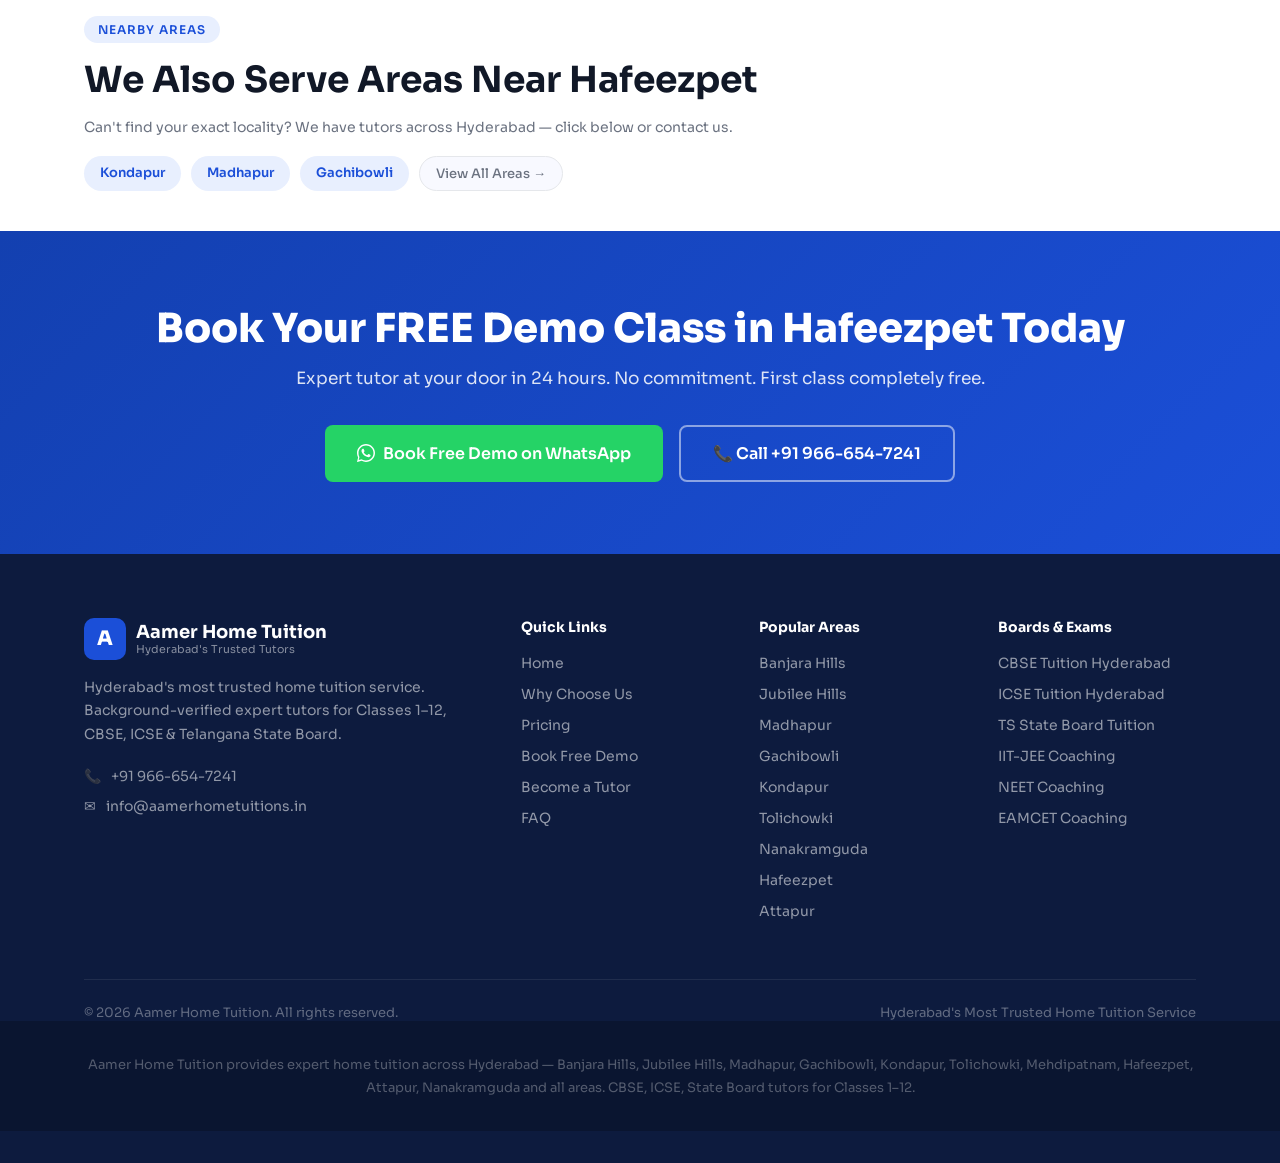
<file: home-tuition-hafeezpet.html>
<!DOCTYPE html>
<html lang="en">
<head>
<meta charset="UTF-8">
<meta name="viewport" content="width=device-width, initial-scale=1.0">
<title>Home Tuition in Hafeezpet, Hyderabad | Aamer Home Tuition</title>
<meta name="description" content="Expert verified home tutors in Hafeezpet, Hyderabad for Classes 1–12. CBSE, ICSE &amp; Telangana State Board specialists. Free demo class. Tutor at your door in 24 hours. Call +91 966-654-7241.">
<meta name="keywords" content="home tuition Hafeezpet, home tutor Hafeezpet Hyderabad, CBSE tuition Hafeezpet, private tutor Hafeezpet, tuition near me Hafeezpet Hyderabad">
<link rel="canonical" href="https://aamerhometuitions.in/home-tuition-hafeezpet/">
<meta property="og:title" content="Home Tuition in Hafeezpet, Hyderabad | Aamer Home Tuition">
<meta property="og:description" content="Verified expert home tutors in Hafeezpet for Classes 1–12. CBSE, ICSE &amp; State Board. Free demo class!">
<meta property="og:url" content="https://aamerhometuitions.in/home-tuition-hafeezpet/">
<meta property="og:type" content="website">
<link rel="preconnect" href="https://fonts.googleapis.com">
<link href="https://fonts.googleapis.com/css2?family=Sora:wght@300;400;500;600;700;800&display=swap" rel="stylesheet">
<link rel="stylesheet" href="style.css">
<script type="application/ld+json">
{
  "@context":"https://schema.org",
  "@graph":[
    {
      "@type":"LocalBusiness",
      "name":"Aamer Home Tuition — Hafeezpet",
      "url":"https://aamerhometuitions.in/home-tuition-hafeezpet",
      "telephone":"+919666547241",
      "areaServed":"Hafeezpet, Hyderabad, Telangana",
      "description":"Expert verified home tutors in Hafeezpet, Hyderabad for Classes 1–12. CBSE, ICSE and Telangana State Board.",
      "address":{"@type":"PostalAddress","addressLocality":"Hafeezpet","addressRegion":"Telangana","postalCode":"500049","addressCountry":"IN"},
      "geo":{"@type":"GeoCoordinates","latitude":17.4888,"longitude":78.3544},
      "telephone":"+919666547241",
      "priceRange":"₹999–₹3999/month",
      "aggregateRating":{"@type":"AggregateRating","ratingValue":"5.0","reviewCount":"50"}
    },
    {
      "@type":"FAQPage",
      "mainEntity":[
        {"@type":"Question","name":"How much does home tuition cost in Hafeezpet?","acceptedAnswer":{"@type":"Answer","text":"Home tuition in Hafeezpet starts from ₹999/month for the Foundation Plan (Classes 1–5). Academic Plan is ₹1,999/month (Classes 6–10) and Excellence Plan is ₹3,999/month (Classes 11–12 and competitive exams). The first demo class is always free."}},
        {"@type":"Question","name":"Can I get a home tutor in Hafeezpet within 24 hours?","acceptedAnswer":{"@type":"Answer","text":"Yes. We can match you with a verified home tutor in Hafeezpet within 24 hours of your enquiry. Our team will call you within 2 hours to understand your requirements."}}
      ]
    }
  ]
}
</script>
<style>
.page-hero{background:linear-gradient(135deg,#0D1B3E 0%,#1B4FD8 100%);color:#fff;padding:60px 0 48px;}
.page-hero-inner{display:grid;grid-template-columns:1fr 420px;gap:40px;align-items:start;}
.page-hero h1{font-size:clamp(26px,4vw,42px);font-weight:800;line-height:1.2;margin-bottom:16px;}
.page-hero h1 em{font-style:normal;color:#FF6B00;}
.page-hero-sub{font-size:16px;color:rgba(255,255,255,0.8);line-height:1.7;margin-bottom:28px;}
.hero-trust-row{display:flex;gap:20px;flex-wrap:wrap;margin-bottom:28px;}
.hero-trust-item{font-size:13px;color:rgba(255,255,255,0.75);display:flex;align-items:center;gap:6px;}
.hero-form{background:rgba(255,255,255,0.07);border:1px solid rgba(255,255,255,0.14);border-radius:16px;padding:28px;}
.form-title{font-size:18px;font-weight:700;margin-bottom:6px;}
.form-sub{font-size:13px;color:rgba(255,255,255,0.6);margin-bottom:20px;}
.form-group{margin-bottom:12px;}
.form-group label{display:block;font-size:11px;font-weight:600;color:rgba(255,255,255,0.65);margin-bottom:5px;text-transform:uppercase;letter-spacing:.04em;}
.form-group input,.form-group select{width:100%;padding:11px 14px;border-radius:7px;border:1px solid rgba(255,255,255,0.18);background:rgba(255,255,255,0.09);color:#fff;font-family:'Sora',sans-serif;font-size:14px;outline:none;}
.form-group input::placeholder{color:rgba(255,255,255,0.35);}
.form-group select option{color:#111;background:#fff;}
.btn-full{width:100%;text-align:center;padding:14px;font-size:15px;}
.form-note{text-align:center;font-size:11px;color:rgba(255,255,255,0.45);margin-top:10px;}
.content-section{padding:64px 0;}
.content-section.alt{background:var(--bg-soft);}
.two-col{display:grid;grid-template-columns:1fr 1fr;gap:40px;align-items:start;}
.info-card{background:#fff;border:1px solid var(--border);border-radius:var(--radius-lg);padding:28px;}
.info-card h3{font-size:17px;font-weight:700;margin-bottom:12px;}
.info-card p,.info-card li{font-size:14px;color:var(--text-muted);line-height:1.75;}
.info-card ul{margin-left:18px;margin-top:8px;}
.subject-chips{display:flex;flex-wrap:wrap;gap:8px;margin-top:16px;}
.chip{background:var(--primary-light);color:var(--primary);border-radius:20px;padding:6px 14px;font-size:13px;font-weight:500;}
.review-grid{display:grid;grid-template-columns:repeat(3,1fr);gap:20px;margin-top:40px;}
.review-card{background:#fff;border:1px solid var(--border);border-radius:var(--radius-lg);padding:24px;}
.review-stars{color:#F59E0B;font-size:15px;margin-bottom:12px;}
.review-text{font-size:14px;color:var(--text);line-height:1.7;margin-bottom:16px;font-style:italic;}
.reviewer{display:flex;align-items:center;gap:10px;}
.reviewer-avatar{width:40px;height:40px;border-radius:50%;display:flex;align-items:center;justify-content:center;font-size:14px;font-weight:700;color:#fff;flex-shrink:0;}
.reviewer-name{font-size:14px;font-weight:600;}
.reviewer-meta{font-size:12px;color:var(--text-muted);}
.nearby-areas{display:flex;flex-wrap:wrap;gap:10px;margin-top:16px;}
.step-row{display:grid;grid-template-columns:repeat(4,1fr);gap:20px;margin-top:40px;}
.step-card{background:#fff;border:1px solid var(--border);border-radius:var(--radius);padding:24px;text-align:center;}
.step-num{width:52px;height:52px;border-radius:50%;background:var(--primary);color:#fff;font-size:20px;font-weight:800;display:flex;align-items:center;justify-content:center;margin:0 auto 16px;}
.step-card h3{font-size:15px;font-weight:700;margin-bottom:8px;}
.step-card p{font-size:13px;color:var(--text-muted);line-height:1.6;}
@media(max-width:900px){
  .page-hero-inner{grid-template-columns:1fr;}
  .two-col{grid-template-columns:1fr;}
  .review-grid{grid-template-columns:1fr;}
  .step-row{grid-template-columns:1fr 1fr;}
}
@media(max-width:600px){
  .step-row{grid-template-columns:1fr;}
}
</style>
</head>
<body>

<div class="mobile-sticky-cta" aria-label="Quick contact bar">
  <a href="tel:+919666547241" class="btn-primary">📞 Call Now</a>
  <a href="https://wa.me/919666547241?text=Hi,%20I%20need%20a%20home%20tutor%20in%20Hyderabad" class="btn-whatsapp"><svg width="18" height="18" viewBox="0 0 24 24" fill="currentColor" aria-hidden="true"><path d="M17.472 14.382c-.297-.149-1.758-.867-2.03-.967-.273-.099-.471-.148-.67.15-.197.297-.767.966-.94 1.164-.173.199-.347.223-.644.075-.297-.15-1.255-.463-2.39-1.475-.883-.788-1.48-1.761-1.653-2.059-.173-.297-.018-.458.13-.606.134-.133.298-.347.446-.52.149-.174.198-.298.298-.497.099-.198.05-.371-.025-.52-.075-.149-.669-1.612-.916-2.207-.242-.579-.487-.5-.669-.51-.173-.008-.371-.01-.57-.01-.198 0-.52.074-.792.372-.272.297-1.04 1.016-1.04 2.479 0 1.462 1.065 2.875 1.213 3.074.149.198 2.096 3.2 5.077 4.487.709.306 1.262.489 1.694.625.712.227 1.36.195 1.871.118.571-.085 1.758-.719 2.006-1.413.248-.694.248-1.289.173-1.413-.074-.124-.272-.198-.57-.347z"/><path d="M12 0C5.373 0 0 5.373 0 12c0 2.117.549 4.103 1.514 5.836L.057 23.571c-.057.217.14.413.357.357l5.735-1.457C7.9 23.451 9.886 24 12 24c6.627 0 12-5.373 12-12S18.627 0 12 0zm0 22c-1.952 0-3.792-.539-5.368-1.476l-.384-.228-3.977 1.01 1.025-3.876-.249-.4A9.92 9.92 0 0 1 2 12C2 6.477 6.477 2 12 2s10 4.477 10 10-4.477 10-10 10z"/></svg> Book Free Demo</a>
</div>
<div class="topbar">
  <div class="container topbar-inner">
    <div class="topbar-badges">
      <div class="topbar-badge">📞 <a href="tel:+919666547241">+91 966-654-7241</a></div>
      <div class="topbar-badge">✉ <a href="mailto:info@aamerhometuitions.in">info@aamerhometuitions.in</a></div>
      <div class="topbar-badge">📍 Hyderabad, Telangana</div>
    </div>
    <div class="topbar-badges">
      <span>🕒 Mon–Sun: 6 AM – 11 PM</span>
      <span>⭐ Rated 5/5 by 1K+ parents</span>
    </div>
  </div>
</div>
<nav>
  <div class="nav-inner">
    <a href="index.html" class="logo" aria-label="Aamer Home Tuition — Home">
      <div class="logo-icon" aria-hidden="true">A</div>
      <div class="logo-text">Aamer Home Tuition<span>Hyderabad's Trusted Tutors</span></div>
    </a>
    <ul class="nav-links" role="list">
      <li><a href="index.html#why">Why Us</a></li>
      <li><a href="index.html#subjects">Subjects</a></li>
      <li><a href="index.html#areas">Areas</a></li>
      <li><a href="index.html#pricing">Pricing</a></li>
      <li><a href="index.html#testimonials">Reviews</a></li>
      <li><a href="book-demo.html">Book Demo</a></li>
      <li><a href="careers.html" style="color:var(--primary);font-weight:600;">Become a Tutor</a></li>
    </ul>
    <div class="nav-actions">
      <a href="tel:+919666547241" class="nav-book-btn">📞 Book Free Demo</a>
    </div>
    <button class="hamburger" onclick="openMobileMenu()" aria-label="Open menu">☰</button>
  </div>
</nav>
<div class="mobile-menu" id="mobileMenu" onclick="closeMobileMenuOutside(event)">
  <div class="mobile-menu-panel">
    <button class="mobile-menu-close" onclick="closeMobileMenu()">✕</button>
    <div class="mobile-menu-logo">
      <div class="logo-icon" aria-hidden="true">A</div>
      <div class="logo-text">Aamer Home Tuition<span>Hyderabad's Trusted Tutors</span></div>
    </div>
    <ul class="mobile-nav-links" role="list">
      <li><a href="index.html#why" onclick="closeMobileMenu()">Why Us</a></li>
      <li><a href="index.html#subjects" onclick="closeMobileMenu()">Subjects</a></li>
      <li><a href="index.html#areas" onclick="closeMobileMenu()">Areas</a></li>
      <li><a href="index.html#pricing" onclick="closeMobileMenu()">Pricing</a></li>
      <li><a href="index.html#testimonials" onclick="closeMobileMenu()">Reviews</a></li>
      <li><a href="book-demo.html">Book Free Demo</a></li>
      <li><a href="careers.html">Become a Tutor</a></li>
    </ul>
    <div class="mobile-nav-cta">
      <a href="tel:+919666547241" class="btn-primary">📞 Call: +91 966-654-7241</a>
      <a href="https://wa.me/919666547241" class="btn-whatsapp"><svg width="18" height="18" viewBox="0 0 24 24" fill="currentColor" aria-hidden="true"><path d="M17.472 14.382c-.297-.149-1.758-.867-2.03-.967-.273-.099-.471-.148-.67.15-.197.297-.767.966-.94 1.164-.173.199-.347.223-.644.075-.297-.15-1.255-.463-2.39-1.475-.883-.788-1.48-1.761-1.653-2.059-.173-.297-.018-.458.13-.606.134-.133.298-.347.446-.52.149-.174.198-.298.298-.497.099-.198.05-.371-.025-.52-.075-.149-.669-1.612-.916-2.207-.242-.579-.487-.5-.669-.51-.173-.008-.371-.01-.57-.01-.198 0-.52.074-.792.372-.272.297-1.04 1.016-1.04 2.479 0 1.462 1.065 2.875 1.213 3.074.149.198 2.096 3.2 5.077 4.487.709.306 1.262.489 1.694.625.712.227 1.36.195 1.871.118.571-.085 1.758-.719 2.006-1.413.248-.694.248-1.289.173-1.413-.074-.124-.272-.198-.57-.347z"/><path d="M12 0C5.373 0 0 5.373 0 12c0 2.117.549 4.103 1.514 5.836L.057 23.571c-.057.217.14.413.357.357l5.735-1.457C7.9 23.451 9.886 24 12 24c6.627 0 12-5.373 12-12S18.627 0 12 0zm0 22c-1.952 0-3.792-.539-5.368-1.476l-.384-.228-3.977 1.01 1.025-3.876-.249-.4A9.92 9.92 0 0 1 2 12C2 6.477 6.477 2 12 2s10 4.477 10 10-4.477 10-10 10z"/></svg> WhatsApp Us</a>
    </div>
  </div>
</div>

<nav aria-label="Breadcrumb">
  <div class="breadcrumb">
    <div class="container">
      <a href="index.html">Home</a>
      <span>›</span>
      <a href="index.html#areas">Areas</a>
      <span>›</span>
      Home Tuition Hafeezpet
    </div>
  </div>
</nav>

<section class="page-hero">
  <div class="container">
    <div class="page-hero-inner">
      <div>
        <div class="section-tag" style="background:rgba(255,255,255,0.12);color:rgba(255,255,255,0.9);">📍 Hafeezpet, Hyderabad</div>
        <h1>Home Tuition in <em>Hafeezpet</em>, Hyderabad</h1>
        <p class="page-hero-sub">Growing residential suburb near Miyapur and Chandanagar with many school-going children. Expert, background-verified tutors at your doorstep for Classes 1–12, all boards. First class is FREE.</p>
        <div class="hero-trust-row">
          <div class="hero-trust-item">✅ 24-hour tutor matching</div>
          <div class="hero-trust-item">✅ Background-verified tutors</div>
          <div class="hero-trust-item">✅ Free first class</div>
        </div>
        <div style="display:flex;gap:12px;flex-wrap:wrap;">
          <a href="https://wa.me/919666547241?text=Hi,%20I%20need%20a%20home%20tutor%20in%20Hafeezpet,%20Hyderabad" class="btn-whatsapp"><svg width="18" height="18" viewBox="0 0 24 24" fill="currentColor" aria-hidden="true"><path d="M17.472 14.382c-.297-.149-1.758-.867-2.03-.967-.273-.099-.471-.148-.67.15-.197.297-.767.966-.94 1.164-.173.199-.347.223-.644.075-.297-.15-1.255-.463-2.39-1.475-.883-.788-1.48-1.761-1.653-2.059-.173-.297-.018-.458.13-.606.134-.133.298-.347.446-.52.149-.174.198-.298.298-.497.099-.198.05-.371-.025-.52-.075-.149-.669-1.612-.916-2.207-.242-.579-.487-.5-.669-.51-.173-.008-.371-.01-.57-.01-.198 0-.52.074-.792.372-.272.297-1.04 1.016-1.04 2.479 0 1.462 1.065 2.875 1.213 3.074.149.198 2.096 3.2 5.077 4.487.709.306 1.262.489 1.694.625.712.227 1.36.195 1.871.118.571-.085 1.758-.719 2.006-1.413.248-.694.248-1.289.173-1.413-.074-.124-.272-.198-.57-.347z"/><path d="M12 0C5.373 0 0 5.373 0 12c0 2.117.549 4.103 1.514 5.836L.057 23.571c-.057.217.14.413.357.357l5.735-1.457C7.9 23.451 9.886 24 12 24c6.627 0 12-5.373 12-12S18.627 0 12 0zm0 22c-1.952 0-3.792-.539-5.368-1.476l-.384-.228-3.977 1.01 1.025-3.876-.249-.4A9.92 9.92 0 0 1 2 12C2 6.477 6.477 2 12 2s10 4.477 10 10-4.477 10-10 10z"/></svg> Book FREE Demo Class</a>
          <a href="tel:+919666547241" class="btn-outline" style="color:#fff;border-color:rgba(255,255,255,0.4);">📞 Call Now</a>
        </div>
      </div>
      <div class="hero-form">
        <div class="form-title">Get a Tutor in Hafeezpet</div>
        <div class="form-sub">Fill in — we'll call you within 2 hours</div>
        <div class="form-group"><label for="f-name">Your Name</label><input type="text" id="f-name" placeholder="Parent / Student name"></div>
        <div class="form-group"><label for="f-phone">Mobile Number</label><input type="tel" id="f-phone" placeholder="+91 96665 47241"></div>
        <div class="form-group"><label for="f-class">Class / Grade</label>
          <select id="f-class">
            <option value="">Select class...</option>
            <option>Class 1–5 (Primary)</option><option>Class 6–8 (Middle)</option>
            <option>Class 9–10 (SSC/CBSE)</option><option>Class 11–12 (Intermediate)</option>
            <option>IIT-JEE / NEET / EAMCET</option>
          </select></div>
        <div class="form-group"><label for="f-board">Board</label>
          <select id="f-board">
            <option value="">Select board...</option>
            <option>CBSE</option><option>ICSE</option><option>Telangana State Board</option><option>Not sure</option>
          </select></div>
        <button onclick="submitAreaForm()" class="btn-primary btn-full">Request Free Demo in Hafeezpet →</button>
        <div class="form-note">🔒 Private. No spam. We call within 2 hours.</div>
      </div>
    </div>
  </div>
</section>

<section style="background:var(--bg-soft);padding:40px 0;border-bottom:1px solid var(--border);">
  <div class="container">
    <div style="display:grid;grid-template-columns:repeat(4,1fr);gap:24px;">
      <div class="stat-card"><div class="stat-num">50+</div><div class="stat-label">Tutors in Hafeezpet</div></div>
      <div class="stat-card"><div class="stat-num">5.0★</div><div class="stat-label">Parent Rating</div></div>
      <div class="stat-card"><div class="stat-num">24h</div><div class="stat-label">Tutor Matching</div></div>
      <div class="stat-card"><div class="stat-num">FREE</div><div class="stat-label">First Demo Class</div></div>
    </div>
  </div>
</section>

<section class="content-section">
  <div class="container">
    <div class="two-col">
      <div>
        <div class="section-tag">About This Area</div>
        <h2 class="section-title">Home Tuition in Hafeezpet, Hyderabad</h2>
        <p style="font-size:15px;color:var(--text-muted);line-height:1.8;margin-bottom:20px;">Hafeezpet is a growing residential suburb near Miyapur in north-west Hyderabad. The area has expanded rapidly with affordable housing and a large student population. We serve families in Hafeezpet, Chandanagar, and Miyapur with qualified home tutors for CBSE, ICSE, and Telangana State Board students from Class 1 to 12 and competitive exams.</p>
        <p style="font-size:15px;color:var(--text-muted);line-height:1.8;"><strong>Popular schools nearby:</strong> Narayana School Hafeezpet, Sri Chaitanya School, Geetanjali School, Mount Litera Zee School.</p>
        <div style="margin-top:24px;">
          <a href="https://wa.me/919666547241?text=Hi,%20I%20need%20a%20home%20tutor%20in%20Hafeezpet" class="btn-primary">Find My Tutor in Hafeezpet →</a>
        </div>
      </div>
      <div>
        <div class="info-card" style="margin-bottom:16px;">
          <h3>📚 Subjects We Cover in Hafeezpet</h3>
          <div class="subject-chips">
            <span class="chip">Mathematics</span><span class="chip">Physics</span><span class="chip">Chemistry</span>
            <span class="chip">Biology</span><span class="chip">English</span><span class="chip">Hindi</span>
            <span class="chip">Telugu</span><span class="chip">Social Studies</span><span class="chip">Science</span>
            <span class="chip">Accounts</span><span class="chip">Economics</span><span class="chip">Computer Science</span>
            <span class="chip">IIT-JEE</span><span class="chip">NEET</span><span class="chip">EAMCET</span>
          </div>
        </div>
        <div class="info-card">
          <h3>🎓 Boards Covered</h3>
          <ul>
            <li>CBSE — Classes 1 to 12</li>
            <li>ICSE / ISC — Classes 1 to 12</li>
            <li>Telangana State Board (SSC & Intermediate)</li>
            <li>IGCSE, IB (on request)</li>
            <li>Competitive: IIT-JEE, NEET, EAMCET</li>
          </ul>
        </div>
      </div>
    </div>
  </div>
</section>

<section class="content-section alt">
  <div class="container">
    <div class="text-center">
      <div class="section-tag">Our Process</div>
      <h2 class="section-title">How to Get a Home Tutor in Hafeezpet</h2>
      <p class="section-sub">Simple, fast, and risk-free. Start today, study tomorrow.</p>
    </div>
    <div class="step-row">
      <div class="step-card"><div class="step-num">1</div><h3>Tell Us Your Needs</h3><p>WhatsApp us or fill the form. Share your child's class, board, subjects, and your area in Hafeezpet.</p></div>
      <div class="step-card"><div class="step-num">2</div><h3>We Match Your Tutor</h3><p>Our team hand-picks a verified tutor for your child within 24 hours and shares their full profile.</p></div>
      <div class="step-card"><div class="step-num">3</div><h3>Free Demo Class</h3><p>Your tutor comes home for a free first class. No commitment, no payment required.</p></div>
      <div class="step-card"><div class="step-num">4</div><h3>Start Regular Sessions</h3><p>Happy with the demo? Confirm the schedule and let consistent learning begin.</p></div>
    </div>
  </div>
</section>

<section class="content-section">
  <div class="container">
    <div class="text-center">
      <div class="section-tag">Parent Reviews</div>
      <h2 class="section-title">What Parents in Hafeezpet Say About Us</h2>
    </div>
    <div class="review-grid">
      <article class="review-card">
        <div class="review-stars" aria-label="5 stars">★★★★★</div>
        <p class="review-text">"My son was struggling badly with Class 10 Maths. Aamer Home Tuition provided an excellent tutor who made concepts crystal clear. He scored 84 in Maths in the board exam after just 3 months of tuition!"</p>
        <div class="reviewer">
          <div class="reviewer-avatar" style="background:#1B4FD8;">RA</div>
          <div><div class="reviewer-name">Rajesh Verma</div><div class="reviewer-meta">📍 Hafeezpet · Class 10 Maths</div></div>
        </div>
      </article>
      <article class="review-card">
        <div class="review-stars" aria-label="5 stars">★★★★★</div>
        <p class="review-text">"Wonderful experience. The tutor for my two small children is so caring and patient. My Class 1 and Class 4 kids look forward to their tuition sessions every day. Great personality and teaching style."</p>
        <div class="reviewer">
          <div class="reviewer-avatar" style="background:#0F9D58;">SU</div>
          <div><div class="reviewer-name">Sunita Devi</div><div class="reviewer-meta">📍 Hafeezpet · Class 1–4 All Subjects</div></div>
        </div>
      </article>
      <article class="review-card">
        <div class="review-stars" aria-label="5 stars">★★★★★</div>
        <p class="review-text">"Needed a Chemistry and Biology specialist for EAMCET. Aamer provided an experienced tutor within a day. My son cleared EAMCET and got a good engineering rank. Very satisfied with the service!"</p>
        <div class="reviewer">
          <div class="reviewer-avatar" style="background:#FF6B00;">IM</div>
          <div><div class="reviewer-name">Imran Khan</div><div class="reviewer-meta">📍 Hafeezpet · EAMCET Coaching</div></div>
        </div>
      </article>
    </div>
  </div>
</section>

<section class="content-section alt">
  <div class="container">
    <div class="section-tag">FAQ</div>
    <h2 class="section-title">Home Tuition in Hafeezpet — Common Questions</h2>
    <div style="max-width:760px;margin-top:32px;">
      <div class="faq-item" onclick="toggleFaq(this)">
        <div class="faq-q">How much does home tuition cost in Hafeezpet, Hyderabad? <span class="faq-icon" aria-hidden="true">+</span></div>
        <div class="faq-a">Home tuition in Hafeezpet starts from ₹999/month for the Foundation Plan (Classes 1–5, 1 subject, 3 sessions/week). The Academic Plan is ₹1,999/month (Classes 6–10, up to 3 subjects) and the Excellence Plan is ₹3,999/month (Classes 11–12 and competitive exams). The first demo class is always completely free.</div>
      </div>
      <div class="faq-item" onclick="toggleFaq(this)">
        <div class="faq-q">Can I get a home tutor in Hafeezpet within 24 hours? <span class="faq-icon" aria-hidden="true">+</span></div>
        <div class="faq-a">Yes. We match you with a verified home tutor in Hafeezpet within 24 hours of your enquiry. After you contact us, our team calls you within 2 hours to understand your requirements and find the perfect match.</div>
      </div>
      <div class="faq-item" onclick="toggleFaq(this)">
        <div class="faq-q">Are your tutors in Hafeezpet background-verified? <span class="faq-icon" aria-hidden="true">+</span></div>
        <div class="faq-a">Yes. Every tutor undergoes identity verification, degree verification, a background check, and a live teaching assessment before being allowed to teach. We share the tutor's full profile — including qualifications, experience, and photo — before the first class.</div>
      </div>
      <div class="faq-item" onclick="toggleFaq(this)">
        <div class="faq-q">Which boards do your tutors in Hafeezpet cover? <span class="faq-icon" aria-hidden="true">+</span></div>
        <div class="faq-a">Our tutors in Hafeezpet cover CBSE, ICSE/ISC, and Telangana State Board (SSC and Intermediate). We also have specialists for IGCSE, IB, IIT-JEE, NEET, and EAMCET.</div>
      </div>
      <div class="faq-item" onclick="toggleFaq(this)">
        <div class="faq-q">What if my child doesn't like the tutor? <span class="faq-icon" aria-hidden="true">+</span></div>
        <div class="faq-a">We offer a free tutor replacement guarantee. If your child is not comfortable with the tutor or not seeing results within 60 days, we will find a new, better-matched tutor at no charge.</div>
      </div>
    </div>
  </div>
</section>

<section class="content-section" style="padding:40px 0;">
  <div class="container">
    <div class="section-tag">Nearby Areas</div>
    <h2 class="section-title" style="margin-bottom:16px;">We Also Serve Areas Near Hafeezpet</h2>
    <p style="font-size:14px;color:var(--text-muted);margin-bottom:20px;">Can't find your exact locality? We have tutors across Hyderabad — click below or contact us.</p>
    <div class="nearby-areas">
      <a href="home-tuition-kondapur.html" style="background:var(--primary-light);color:var(--primary);padding:8px 16px;border-radius:20px;font-size:13px;font-weight:600;">Kondapur</a><a href="home-tuition-madhapur.html" style="background:var(--primary-light);color:var(--primary);padding:8px 16px;border-radius:20px;font-size:13px;font-weight:600;">Madhapur</a><a href="home-tuition-gachibowli.html" style="background:var(--primary-light);color:var(--primary);padding:8px 16px;border-radius:20px;font-size:13px;font-weight:600;">Gachibowli</a>
      <a href="index.html#areas" style="background:var(--bg-soft);border:1px solid var(--border);color:var(--text-muted);padding:8px 16px;border-radius:20px;font-size:13px;font-weight:500;">View All Areas →</a>
    </div>
  </div>
</section>

<section class="cta-banner">
  <div class="container">
    <h2>Book Your FREE Demo Class in Hafeezpet Today</h2>
    <p>Expert tutor at your door in 24 hours. No commitment. First class completely free.</p>
    <div class="cta-actions">
      <a href="https://wa.me/919666547241?text=Hi,%20I%20need%20a%20home%20tutor%20in%20Hafeezpet,%20Hyderabad" class="btn-whatsapp" style="font-size:16px;padding:16px 32px;"><svg width="18" height="18" viewBox="0 0 24 24" fill="currentColor" aria-hidden="true"><path d="M17.472 14.382c-.297-.149-1.758-.867-2.03-.967-.273-.099-.471-.148-.67.15-.197.297-.767.966-.94 1.164-.173.199-.347.223-.644.075-.297-.15-1.255-.463-2.39-1.475-.883-.788-1.48-1.761-1.653-2.059-.173-.297-.018-.458.13-.606.134-.133.298-.347.446-.52.149-.174.198-.298.298-.497.099-.198.05-.371-.025-.52-.075-.149-.669-1.612-.916-2.207-.242-.579-.487-.5-.669-.51-.173-.008-.371-.01-.57-.01-.198 0-.52.074-.792.372-.272.297-1.04 1.016-1.04 2.479 0 1.462 1.065 2.875 1.213 3.074.149.198 2.096 3.2 5.077 4.487.709.306 1.262.489 1.694.625.712.227 1.36.195 1.871.118.571-.085 1.758-.719 2.006-1.413.248-.694.248-1.289.173-1.413-.074-.124-.272-.198-.57-.347z"/><path d="M12 0C5.373 0 0 5.373 0 12c0 2.117.549 4.103 1.514 5.836L.057 23.571c-.057.217.14.413.357.357l5.735-1.457C7.9 23.451 9.886 24 12 24c6.627 0 12-5.373 12-12S18.627 0 12 0zm0 22c-1.952 0-3.792-.539-5.368-1.476l-.384-.228-3.977 1.01 1.025-3.876-.249-.4A9.92 9.92 0 0 1 2 12C2 6.477 6.477 2 12 2s10 4.477 10 10-4.477 10-10 10z"/></svg> Book Free Demo on WhatsApp</a>
      <a href="tel:+919666547241" class="btn-outline" style="color:#fff;border-color:rgba(255,255,255,0.5);font-size:16px;padding:16px 32px;">📞 Call +91 966-654-7241</a>
    </div>
  </div>
</section>


<footer>
  <div class="container">
    <div class="footer-grid">
      <div class="footer-col footer-brand">
        <div class="logo">
          <div class="logo-icon" aria-hidden="true">A</div>
          <div class="logo-text" style="color:#fff;">Aamer Home Tuition<span style="color:rgba(255,255,255,0.5)">Hyderabad's Trusted Tutors</span></div>
        </div>
        <p>Hyderabad's most trusted home tuition service. Background-verified expert tutors for Classes 1–12, CBSE, ICSE &amp; Telangana State Board.</p>
        <div class="footer-contact-item">📞 <a href="tel:+919666547241" style="color:inherit;">+91 966-654-7241</a></div>
        <div class="footer-contact-item">✉ <a href="mailto:info@aamerhometuitions.in" style="color:inherit;">info@aamerhometuitions.in</a></div>
      </div>
      <div class="footer-col">
        <h4>Quick Links</h4>
        <ul>
          <li><a href="index.html">Home</a></li>
          <li><a href="index.html#why">Why Choose Us</a></li>
          <li><a href="index.html#pricing">Pricing</a></li>
          <li><a href="book-demo.html">Book Free Demo</a></li>
          <li><a href="careers.html">Become a Tutor</a></li>
          <li><a href="index.html#faq">FAQ</a></li>
        </ul>
      </div>
      <div class="footer-col">
        <h4>Popular Areas</h4>
        <ul>
          <li><a href="home-tuition-banjara-hills.html">Banjara Hills</a></li>
          <li><a href="home-tuition-jubilee-hills.html">Jubilee Hills</a></li>
          <li><a href="home-tuition-madhapur.html">Madhapur</a></li>
          <li><a href="home-tuition-gachibowli.html">Gachibowli</a></li>
          <li><a href="home-tuition-kondapur.html">Kondapur</a></li>
          <li><a href="home-tuition-tolichowki-mehdipatnam.html">Tolichowki</a></li>
          <li><a href="home-tuition-nanakramguda.html">Nanakramguda</a></li>
          <li><a href="home-tuition-hafeezpet.html">Hafeezpet</a></li>
          <li><a href="home-tuition-attapur.html">Attapur</a></li>
        </ul>
      </div>
      <div class="footer-col">
        <h4>Boards &amp; Exams</h4>
        <ul>
          <li><a href="index.html#why">CBSE Tuition Hyderabad</a></li>
          <li><a href="index.html#why">ICSE Tuition Hyderabad</a></li>
          <li><a href="index.html#why">TS State Board Tuition</a></li>
          <li><a href="index.html#why">IIT-JEE Coaching</a></li>
          <li><a href="index.html#why">NEET Coaching</a></li>
          <li><a href="index.html#why">EAMCET Coaching</a></li>
        </ul>
      </div>
    </div>
    <div class="footer-bottom">
      <span>© 2026 Aamer Home Tuition. All rights reserved.</span>
      <span>Hyderabad's Most Trusted Home Tuition Service</span>
    </div>
  </div>
  <div class="footer-seo">
    <div class="container">
      <p class="footer-seo-text">Aamer Home Tuition provides expert home tuition across Hyderabad — Banjara Hills, Jubilee Hills, Madhapur, Gachibowli, Kondapur, Tolichowki, Mehdipatnam, Hafeezpet, Attapur, Nanakramguda and all areas. CBSE, ICSE, State Board tutors for Classes 1–12.</p>
    </div>
  </div>
</footer>
<div class="wa-float" aria-label="Chat on WhatsApp">
  <a href="https://wa.me/919666547241?text=Hi,%20I%20need%20a%20home%20tutor%20in%20Hyderabad" target="_blank" rel="noopener">
    <svg width="22" height="22" viewBox="0 0 24 24" fill="currentColor" aria-hidden="true"><path d="M17.472 14.382c-.297-.149-1.758-.867-2.03-.967-.273-.099-.471-.148-.67.15-.197.297-.767.966-.94 1.164-.173.199-.347.223-.644.075-.297-.15-1.255-.463-2.39-1.475-.883-.788-1.48-1.761-1.653-2.059-.173-.297-.018-.458.13-.606.134-.133.298-.347.446-.52.149-.174.198-.298.298-.497.099-.198.05-.371-.025-.52-.075-.149-.669-1.612-.916-2.207-.242-.579-.487-.5-.669-.51-.173-.008-.371-.01-.57-.01-.198 0-.52.074-.792.372-.272.297-1.04 1.016-1.04 2.479 0 1.462 1.065 2.875 1.213 3.074.149.198 2.096 3.2 5.077 4.487.709.306 1.262.489 1.694.625.712.227 1.36.195 1.871.118.571-.085 1.758-.719 2.006-1.413.248-.694.248-1.289.173-1.413-.074-.124-.272-.198-.57-.347z"/><path d="M12 0C5.373 0 0 5.373 0 12c0 2.117.549 4.103 1.514 5.836L.057 23.571c-.057.217.14.413.357.357l5.735-1.457C7.9 23.451 9.886 24 12 24c6.627 0 12-5.373 12-12S18.627 0 12 0zm0 22c-1.952 0-3.792-.539-5.368-1.476l-.384-.228-3.977 1.01 1.025-3.876-.249-.4A9.92 9.92 0 0 1 2 12C2 6.477 6.477 2 12 2s10 4.477 10 10-4.477 10-10 10z"/></svg>
    <div class="wa-dot" aria-hidden="true"></div>
    WhatsApp Us
  </a>
</div>
<script>
function openMobileMenu(){document.getElementById('mobileMenu').classList.add('open');document.body.style.overflow='hidden';}
function closeMobileMenu(){document.getElementById('mobileMenu').classList.remove('open');document.body.style.overflow='';}
function closeMobileMenuOutside(e){if(e.target===document.getElementById('mobileMenu'))closeMobileMenu();}
function toggleFaq(el){const isOpen=el.classList.contains('open');document.querySelectorAll('.faq-item.open').forEach(i=>i.classList.remove('open'));if(!isOpen)el.classList.add('open');}
</script>

<script>
function submitAreaForm(){
  const name=document.getElementById('f-name').value.trim();
  const phone=document.getElementById('f-phone').value.trim();
  if(!name||!phone){alert('Please enter your name and mobile number.');return;}
  const cls=document.getElementById('f-class').value;
  const board=document.getElementById('f-board').value;
  const msg=`Hi, I need a home tutor in Hafeezpet, Hyderabad.\nName: ${name}\nPhone: ${phone}\nClass: ${cls||'Not specified'}\nBoard: ${board||'Not specified'}\nPlease call me for a free demo class.`;
  window.open(`https://wa.me/919666547241?text=${encodeURIComponent(msg)}`,'_blank');
}
</script>
</body>
</html>
</file>
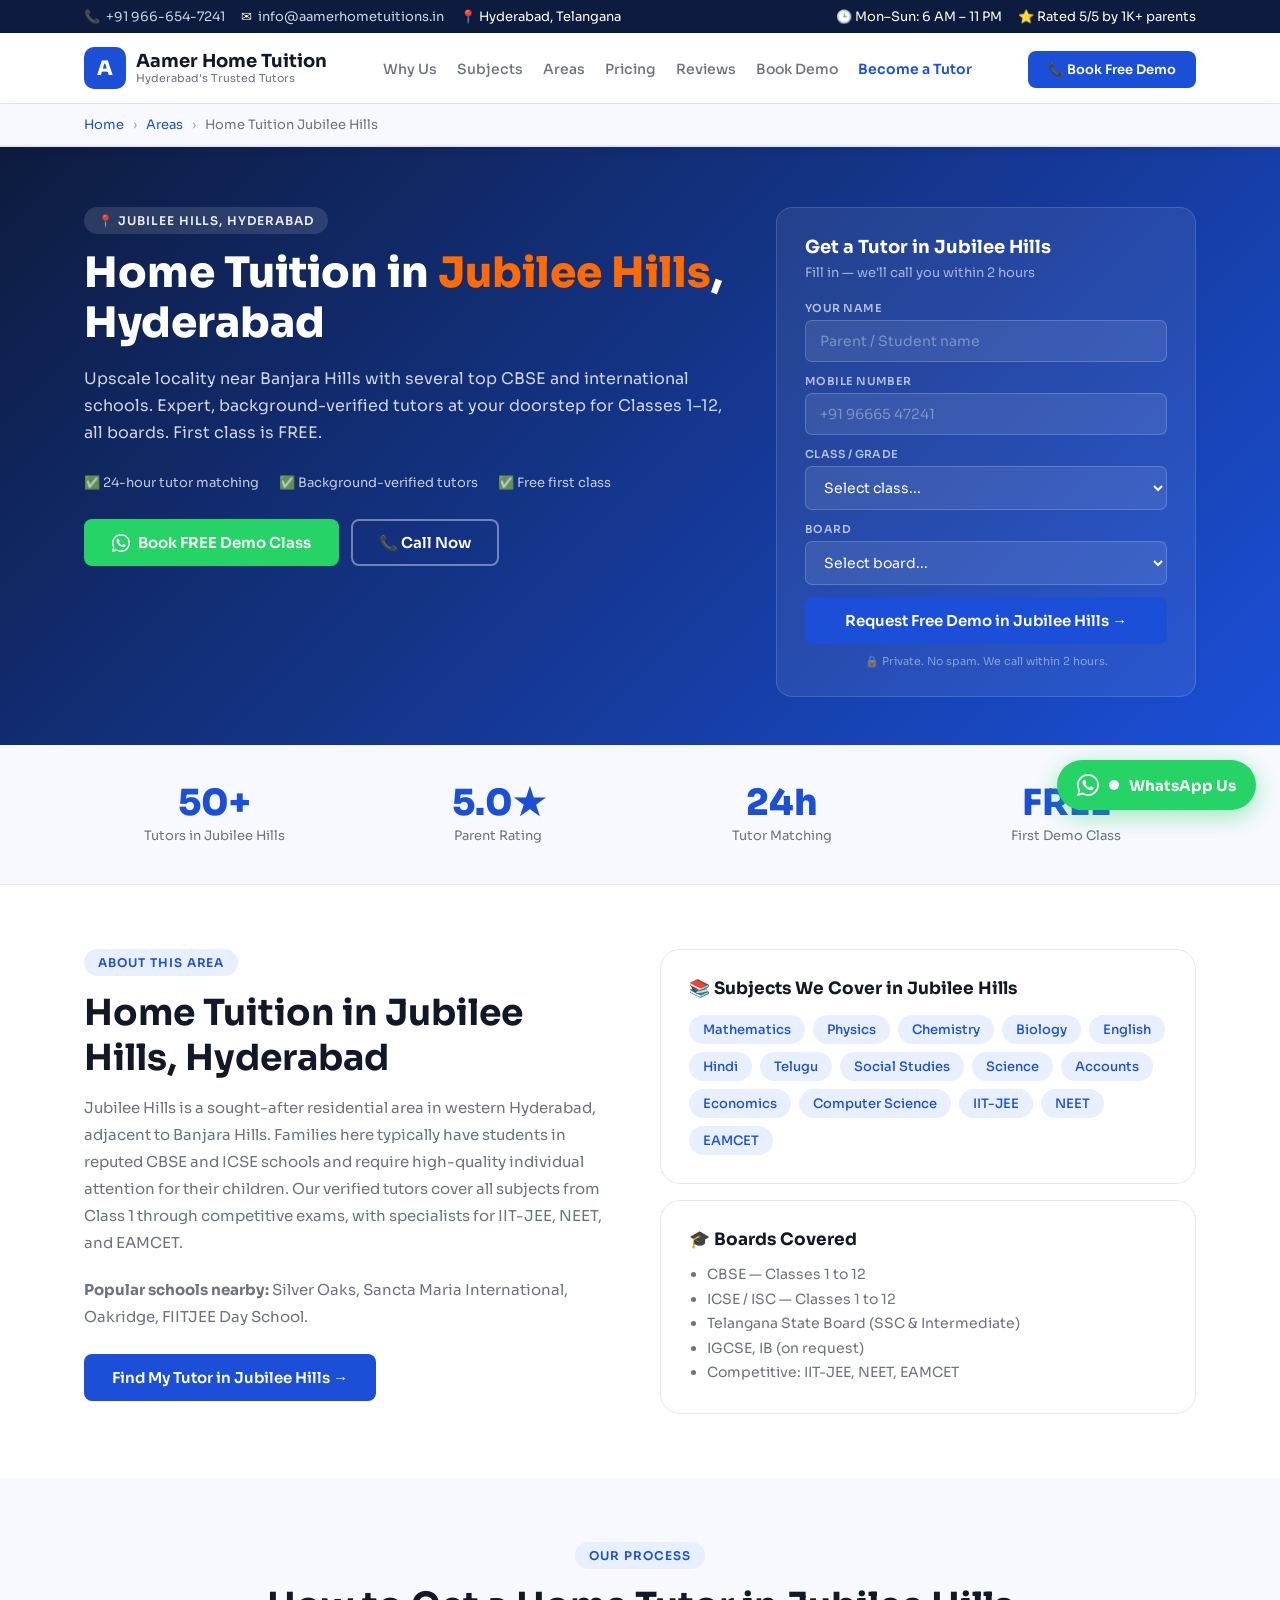
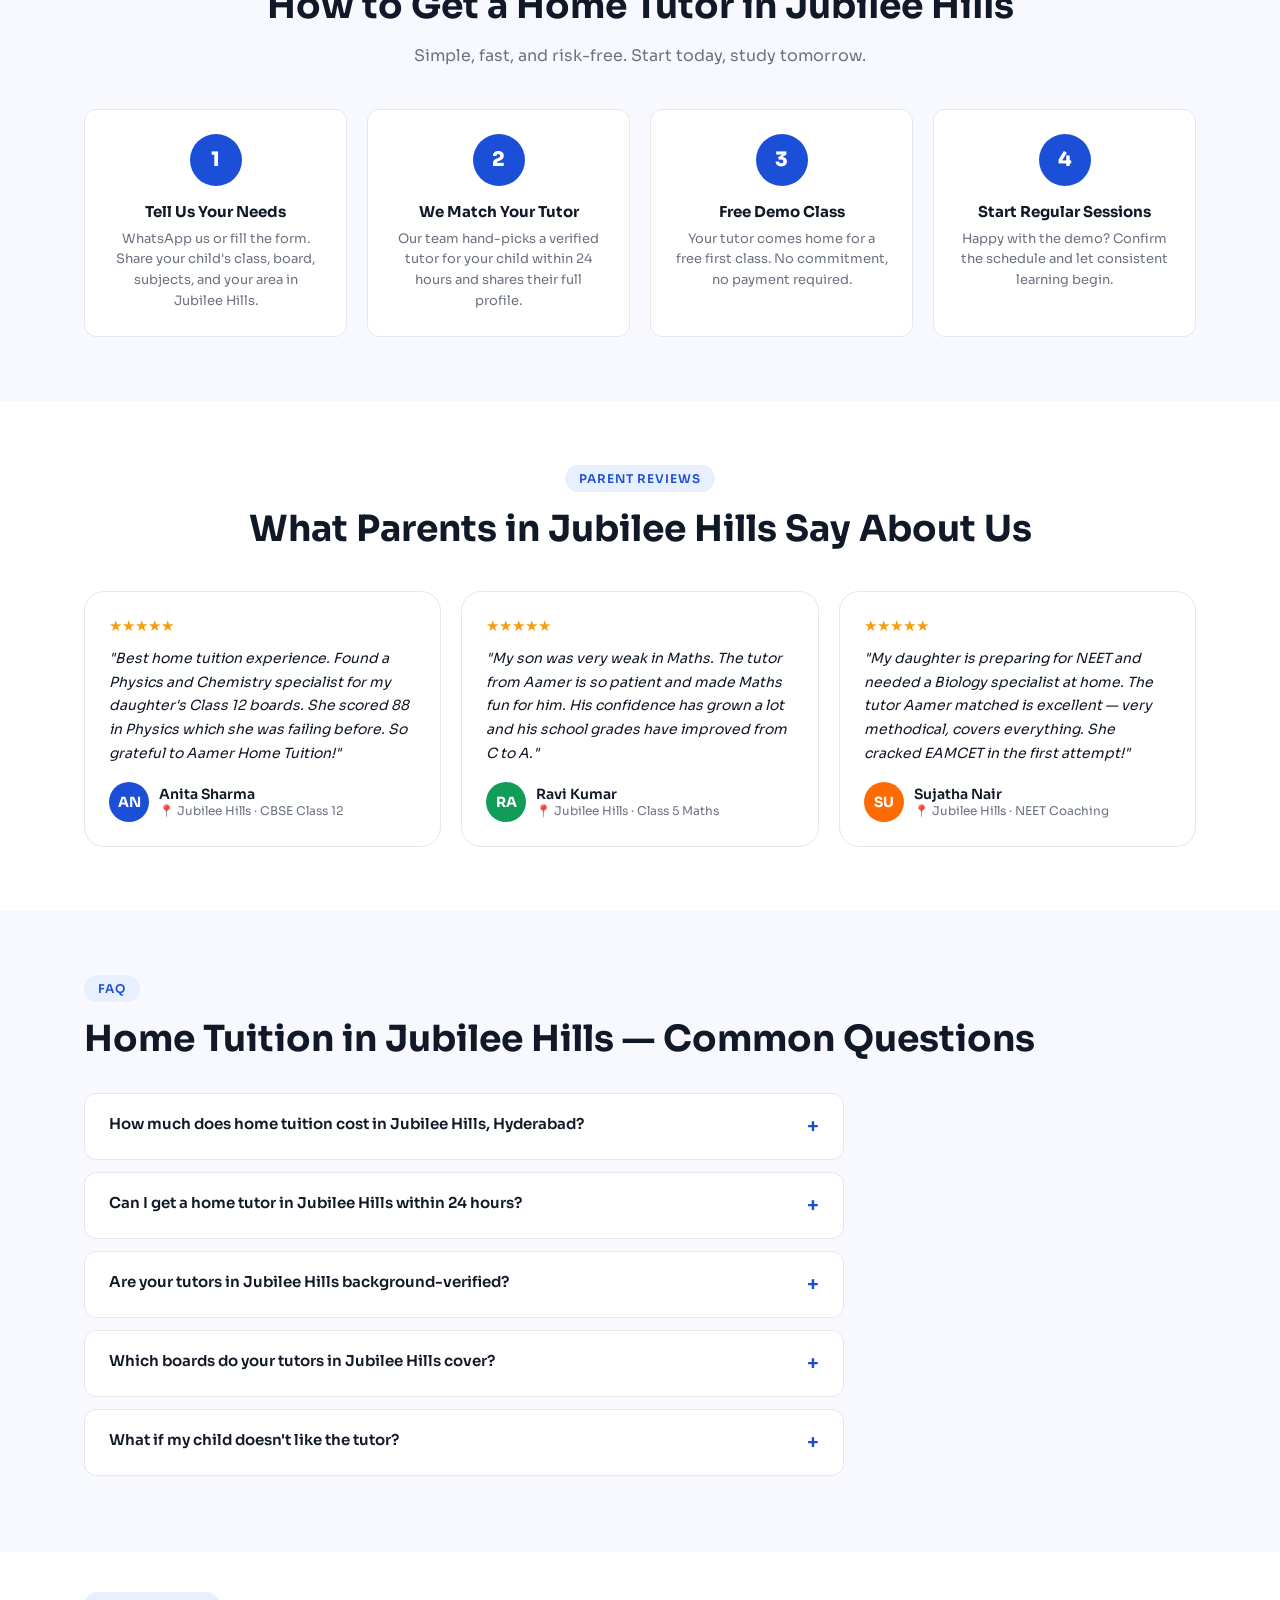
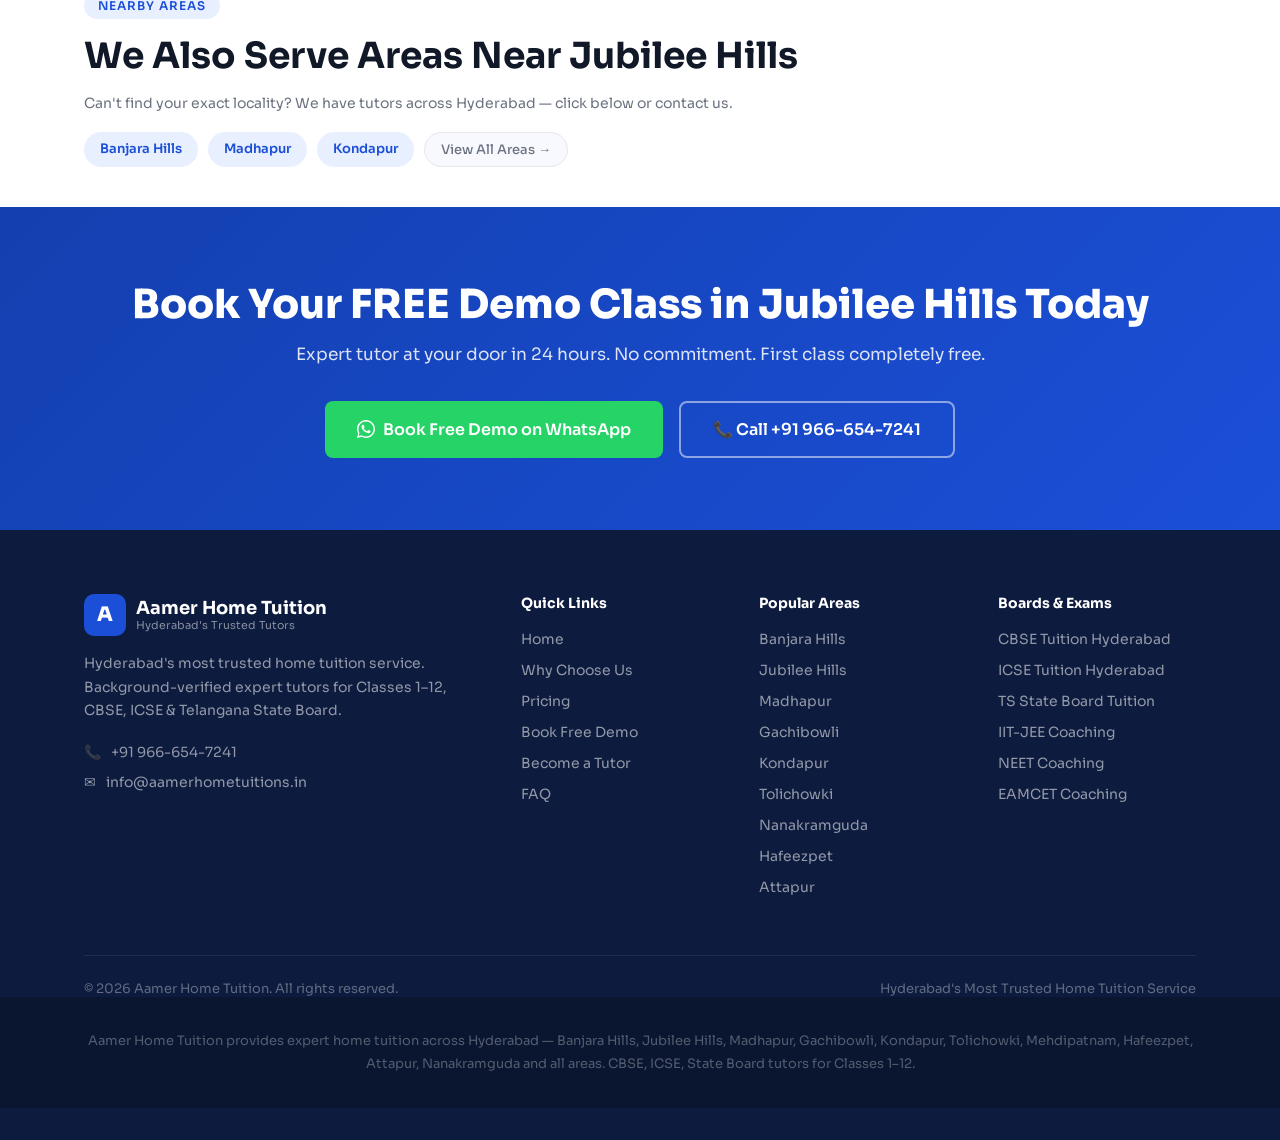
<file: home-tuition-jubilee-hills.html>
<!DOCTYPE html>
<html lang="en">
<head>
<meta charset="UTF-8">
<meta name="viewport" content="width=device-width, initial-scale=1.0">
<title>Home Tuition in Jubilee Hills, Hyderabad | Aamer Home Tuition</title>
<meta name="description" content="Expert verified home tutors in Jubilee Hills, Hyderabad for Classes 1–12. CBSE, ICSE &amp; Telangana State Board specialists. Free demo class. Tutor at your door in 24 hours. Call +91 966-654-7241.">
<meta name="keywords" content="home tuition Jubilee Hills, home tutor Jubilee Hills Hyderabad, CBSE tuition Jubilee Hills, private tutor Jubilee Hills, tuition near me Jubilee Hills Hyderabad">
<link rel="canonical" href="https://aamerhometuitions.in/home-tuition-jubilee-hills/">
<meta property="og:title" content="Home Tuition in Jubilee Hills, Hyderabad | Aamer Home Tuition">
<meta property="og:description" content="Verified expert home tutors in Jubilee Hills for Classes 1–12. CBSE, ICSE &amp; State Board. Free demo class!">
<meta property="og:url" content="https://aamerhometuitions.in/home-tuition-jubilee-hills/">
<meta property="og:type" content="website">
<link rel="preconnect" href="https://fonts.googleapis.com">
<link href="https://fonts.googleapis.com/css2?family=Sora:wght@300;400;500;600;700;800&display=swap" rel="stylesheet">
<link rel="stylesheet" href="style.css">
<script type="application/ld+json">
{
  "@context":"https://schema.org",
  "@graph":[
    {
      "@type":"LocalBusiness",
      "name":"Aamer Home Tuition — Jubilee Hills",
      "url":"https://aamerhometuitions.in/home-tuition-jubilee-hills",
      "telephone":"+919666547241",
      "areaServed":"Jubilee Hills, Hyderabad, Telangana",
      "description":"Expert verified home tutors in Jubilee Hills, Hyderabad for Classes 1–12. CBSE, ICSE and Telangana State Board.",
      "address":{"@type":"PostalAddress","addressLocality":"Jubilee Hills","addressRegion":"Telangana","postalCode":"500033","addressCountry":"IN"},
      "geo":{"@type":"GeoCoordinates","latitude":17.4322,"longitude":78.4070},
      "telephone":"+919666547241",
      "priceRange":"₹999–₹3999/month",
      "aggregateRating":{"@type":"AggregateRating","ratingValue":"5.0","reviewCount":"50"}
    },
    {
      "@type":"FAQPage",
      "mainEntity":[
        {"@type":"Question","name":"How much does home tuition cost in Jubilee Hills?","acceptedAnswer":{"@type":"Answer","text":"Home tuition in Jubilee Hills starts from ₹999/month for the Foundation Plan (Classes 1–5). Academic Plan is ₹1,999/month (Classes 6–10) and Excellence Plan is ₹3,999/month (Classes 11–12 and competitive exams). The first demo class is always free."}},
        {"@type":"Question","name":"Can I get a home tutor in Jubilee Hills within 24 hours?","acceptedAnswer":{"@type":"Answer","text":"Yes. We can match you with a verified home tutor in Jubilee Hills within 24 hours of your enquiry. Our team will call you within 2 hours to understand your requirements."}}
      ]
    }
  ]
}
</script>
<style>
.page-hero{background:linear-gradient(135deg,#0D1B3E 0%,#1B4FD8 100%);color:#fff;padding:60px 0 48px;}
.page-hero-inner{display:grid;grid-template-columns:1fr 420px;gap:40px;align-items:start;}
.page-hero h1{font-size:clamp(26px,4vw,42px);font-weight:800;line-height:1.2;margin-bottom:16px;}
.page-hero h1 em{font-style:normal;color:#FF6B00;}
.page-hero-sub{font-size:16px;color:rgba(255,255,255,0.8);line-height:1.7;margin-bottom:28px;}
.hero-trust-row{display:flex;gap:20px;flex-wrap:wrap;margin-bottom:28px;}
.hero-trust-item{font-size:13px;color:rgba(255,255,255,0.75);display:flex;align-items:center;gap:6px;}
.hero-form{background:rgba(255,255,255,0.07);border:1px solid rgba(255,255,255,0.14);border-radius:16px;padding:28px;}
.form-title{font-size:18px;font-weight:700;margin-bottom:6px;}
.form-sub{font-size:13px;color:rgba(255,255,255,0.6);margin-bottom:20px;}
.form-group{margin-bottom:12px;}
.form-group label{display:block;font-size:11px;font-weight:600;color:rgba(255,255,255,0.65);margin-bottom:5px;text-transform:uppercase;letter-spacing:.04em;}
.form-group input,.form-group select{width:100%;padding:11px 14px;border-radius:7px;border:1px solid rgba(255,255,255,0.18);background:rgba(255,255,255,0.09);color:#fff;font-family:'Sora',sans-serif;font-size:14px;outline:none;}
.form-group input::placeholder{color:rgba(255,255,255,0.35);}
.form-group select option{color:#111;background:#fff;}
.btn-full{width:100%;text-align:center;padding:14px;font-size:15px;}
.form-note{text-align:center;font-size:11px;color:rgba(255,255,255,0.45);margin-top:10px;}
.content-section{padding:64px 0;}
.content-section.alt{background:var(--bg-soft);}
.two-col{display:grid;grid-template-columns:1fr 1fr;gap:40px;align-items:start;}
.info-card{background:#fff;border:1px solid var(--border);border-radius:var(--radius-lg);padding:28px;}
.info-card h3{font-size:17px;font-weight:700;margin-bottom:12px;}
.info-card p,.info-card li{font-size:14px;color:var(--text-muted);line-height:1.75;}
.info-card ul{margin-left:18px;margin-top:8px;}
.subject-chips{display:flex;flex-wrap:wrap;gap:8px;margin-top:16px;}
.chip{background:var(--primary-light);color:var(--primary);border-radius:20px;padding:6px 14px;font-size:13px;font-weight:500;}
.review-grid{display:grid;grid-template-columns:repeat(3,1fr);gap:20px;margin-top:40px;}
.review-card{background:#fff;border:1px solid var(--border);border-radius:var(--radius-lg);padding:24px;}
.review-stars{color:#F59E0B;font-size:15px;margin-bottom:12px;}
.review-text{font-size:14px;color:var(--text);line-height:1.7;margin-bottom:16px;font-style:italic;}
.reviewer{display:flex;align-items:center;gap:10px;}
.reviewer-avatar{width:40px;height:40px;border-radius:50%;display:flex;align-items:center;justify-content:center;font-size:14px;font-weight:700;color:#fff;flex-shrink:0;}
.reviewer-name{font-size:14px;font-weight:600;}
.reviewer-meta{font-size:12px;color:var(--text-muted);}
.nearby-areas{display:flex;flex-wrap:wrap;gap:10px;margin-top:16px;}
.step-row{display:grid;grid-template-columns:repeat(4,1fr);gap:20px;margin-top:40px;}
.step-card{background:#fff;border:1px solid var(--border);border-radius:var(--radius);padding:24px;text-align:center;}
.step-num{width:52px;height:52px;border-radius:50%;background:var(--primary);color:#fff;font-size:20px;font-weight:800;display:flex;align-items:center;justify-content:center;margin:0 auto 16px;}
.step-card h3{font-size:15px;font-weight:700;margin-bottom:8px;}
.step-card p{font-size:13px;color:var(--text-muted);line-height:1.6;}
@media(max-width:900px){
  .page-hero-inner{grid-template-columns:1fr;}
  .two-col{grid-template-columns:1fr;}
  .review-grid{grid-template-columns:1fr;}
  .step-row{grid-template-columns:1fr 1fr;}
}
@media(max-width:600px){
  .step-row{grid-template-columns:1fr;}
}
</style>
</head>
<body>

<div class="mobile-sticky-cta" aria-label="Quick contact bar">
  <a href="tel:+919666547241" class="btn-primary">📞 Call Now</a>
  <a href="https://wa.me/919666547241?text=Hi,%20I%20need%20a%20home%20tutor%20in%20Hyderabad" class="btn-whatsapp"><svg width="18" height="18" viewBox="0 0 24 24" fill="currentColor" aria-hidden="true"><path d="M17.472 14.382c-.297-.149-1.758-.867-2.03-.967-.273-.099-.471-.148-.67.15-.197.297-.767.966-.94 1.164-.173.199-.347.223-.644.075-.297-.15-1.255-.463-2.39-1.475-.883-.788-1.48-1.761-1.653-2.059-.173-.297-.018-.458.13-.606.134-.133.298-.347.446-.52.149-.174.198-.298.298-.497.099-.198.05-.371-.025-.52-.075-.149-.669-1.612-.916-2.207-.242-.579-.487-.5-.669-.51-.173-.008-.371-.01-.57-.01-.198 0-.52.074-.792.372-.272.297-1.04 1.016-1.04 2.479 0 1.462 1.065 2.875 1.213 3.074.149.198 2.096 3.2 5.077 4.487.709.306 1.262.489 1.694.625.712.227 1.36.195 1.871.118.571-.085 1.758-.719 2.006-1.413.248-.694.248-1.289.173-1.413-.074-.124-.272-.198-.57-.347z"/><path d="M12 0C5.373 0 0 5.373 0 12c0 2.117.549 4.103 1.514 5.836L.057 23.571c-.057.217.14.413.357.357l5.735-1.457C7.9 23.451 9.886 24 12 24c6.627 0 12-5.373 12-12S18.627 0 12 0zm0 22c-1.952 0-3.792-.539-5.368-1.476l-.384-.228-3.977 1.01 1.025-3.876-.249-.4A9.92 9.92 0 0 1 2 12C2 6.477 6.477 2 12 2s10 4.477 10 10-4.477 10-10 10z"/></svg> Book Free Demo</a>
</div>
<div class="topbar">
  <div class="container topbar-inner">
    <div class="topbar-badges">
      <div class="topbar-badge">📞 <a href="tel:+919666547241">+91 966-654-7241</a></div>
      <div class="topbar-badge">✉ <a href="mailto:info@aamerhometuitions.in">info@aamerhometuitions.in</a></div>
      <div class="topbar-badge">📍 Hyderabad, Telangana</div>
    </div>
    <div class="topbar-badges">
      <span>🕒 Mon–Sun: 6 AM – 11 PM</span>
      <span>⭐ Rated 5/5 by 1K+ parents</span>
    </div>
  </div>
</div>
<nav>
  <div class="nav-inner">
    <a href="index.html" class="logo" aria-label="Aamer Home Tuition — Home">
      <div class="logo-icon" aria-hidden="true">A</div>
      <div class="logo-text">Aamer Home Tuition<span>Hyderabad's Trusted Tutors</span></div>
    </a>
    <ul class="nav-links" role="list">
      <li><a href="index.html#why">Why Us</a></li>
      <li><a href="index.html#subjects">Subjects</a></li>
      <li><a href="index.html#areas">Areas</a></li>
      <li><a href="index.html#pricing">Pricing</a></li>
      <li><a href="index.html#testimonials">Reviews</a></li>
      <li><a href="book-demo.html">Book Demo</a></li>
      <li><a href="careers.html" style="color:var(--primary);font-weight:600;">Become a Tutor</a></li>
    </ul>
    <div class="nav-actions">
      <a href="tel:+919666547241" class="nav-book-btn">📞 Book Free Demo</a>
    </div>
    <button class="hamburger" onclick="openMobileMenu()" aria-label="Open menu">☰</button>
  </div>
</nav>
<div class="mobile-menu" id="mobileMenu" onclick="closeMobileMenuOutside(event)">
  <div class="mobile-menu-panel">
    <button class="mobile-menu-close" onclick="closeMobileMenu()">✕</button>
    <div class="mobile-menu-logo">
      <div class="logo-icon" aria-hidden="true">A</div>
      <div class="logo-text">Aamer Home Tuition<span>Hyderabad's Trusted Tutors</span></div>
    </div>
    <ul class="mobile-nav-links" role="list">
      <li><a href="index.html#why" onclick="closeMobileMenu()">Why Us</a></li>
      <li><a href="index.html#subjects" onclick="closeMobileMenu()">Subjects</a></li>
      <li><a href="index.html#areas" onclick="closeMobileMenu()">Areas</a></li>
      <li><a href="index.html#pricing" onclick="closeMobileMenu()">Pricing</a></li>
      <li><a href="index.html#testimonials" onclick="closeMobileMenu()">Reviews</a></li>
      <li><a href="book-demo.html">Book Free Demo</a></li>
      <li><a href="careers.html">Become a Tutor</a></li>
    </ul>
    <div class="mobile-nav-cta">
      <a href="tel:+919666547241" class="btn-primary">📞 Call: +91 966-654-7241</a>
      <a href="https://wa.me/919666547241" class="btn-whatsapp"><svg width="18" height="18" viewBox="0 0 24 24" fill="currentColor" aria-hidden="true"><path d="M17.472 14.382c-.297-.149-1.758-.867-2.03-.967-.273-.099-.471-.148-.67.15-.197.297-.767.966-.94 1.164-.173.199-.347.223-.644.075-.297-.15-1.255-.463-2.39-1.475-.883-.788-1.48-1.761-1.653-2.059-.173-.297-.018-.458.13-.606.134-.133.298-.347.446-.52.149-.174.198-.298.298-.497.099-.198.05-.371-.025-.52-.075-.149-.669-1.612-.916-2.207-.242-.579-.487-.5-.669-.51-.173-.008-.371-.01-.57-.01-.198 0-.52.074-.792.372-.272.297-1.04 1.016-1.04 2.479 0 1.462 1.065 2.875 1.213 3.074.149.198 2.096 3.2 5.077 4.487.709.306 1.262.489 1.694.625.712.227 1.36.195 1.871.118.571-.085 1.758-.719 2.006-1.413.248-.694.248-1.289.173-1.413-.074-.124-.272-.198-.57-.347z"/><path d="M12 0C5.373 0 0 5.373 0 12c0 2.117.549 4.103 1.514 5.836L.057 23.571c-.057.217.14.413.357.357l5.735-1.457C7.9 23.451 9.886 24 12 24c6.627 0 12-5.373 12-12S18.627 0 12 0zm0 22c-1.952 0-3.792-.539-5.368-1.476l-.384-.228-3.977 1.01 1.025-3.876-.249-.4A9.92 9.92 0 0 1 2 12C2 6.477 6.477 2 12 2s10 4.477 10 10-4.477 10-10 10z"/></svg> WhatsApp Us</a>
    </div>
  </div>
</div>

<nav aria-label="Breadcrumb">
  <div class="breadcrumb">
    <div class="container">
      <a href="index.html">Home</a>
      <span>›</span>
      <a href="index.html#areas">Areas</a>
      <span>›</span>
      Home Tuition Jubilee Hills
    </div>
  </div>
</nav>

<section class="page-hero">
  <div class="container">
    <div class="page-hero-inner">
      <div>
        <div class="section-tag" style="background:rgba(255,255,255,0.12);color:rgba(255,255,255,0.9);">📍 Jubilee Hills, Hyderabad</div>
        <h1>Home Tuition in <em>Jubilee Hills</em>, Hyderabad</h1>
        <p class="page-hero-sub">Upscale locality near Banjara Hills with several top CBSE and international schools. Expert, background-verified tutors at your doorstep for Classes 1–12, all boards. First class is FREE.</p>
        <div class="hero-trust-row">
          <div class="hero-trust-item">✅ 24-hour tutor matching</div>
          <div class="hero-trust-item">✅ Background-verified tutors</div>
          <div class="hero-trust-item">✅ Free first class</div>
        </div>
        <div style="display:flex;gap:12px;flex-wrap:wrap;">
          <a href="https://wa.me/919666547241?text=Hi,%20I%20need%20a%20home%20tutor%20in%20Jubilee%20Hills,%20Hyderabad" class="btn-whatsapp"><svg width="18" height="18" viewBox="0 0 24 24" fill="currentColor" aria-hidden="true"><path d="M17.472 14.382c-.297-.149-1.758-.867-2.03-.967-.273-.099-.471-.148-.67.15-.197.297-.767.966-.94 1.164-.173.199-.347.223-.644.075-.297-.15-1.255-.463-2.39-1.475-.883-.788-1.48-1.761-1.653-2.059-.173-.297-.018-.458.13-.606.134-.133.298-.347.446-.52.149-.174.198-.298.298-.497.099-.198.05-.371-.025-.52-.075-.149-.669-1.612-.916-2.207-.242-.579-.487-.5-.669-.51-.173-.008-.371-.01-.57-.01-.198 0-.52.074-.792.372-.272.297-1.04 1.016-1.04 2.479 0 1.462 1.065 2.875 1.213 3.074.149.198 2.096 3.2 5.077 4.487.709.306 1.262.489 1.694.625.712.227 1.36.195 1.871.118.571-.085 1.758-.719 2.006-1.413.248-.694.248-1.289.173-1.413-.074-.124-.272-.198-.57-.347z"/><path d="M12 0C5.373 0 0 5.373 0 12c0 2.117.549 4.103 1.514 5.836L.057 23.571c-.057.217.14.413.357.357l5.735-1.457C7.9 23.451 9.886 24 12 24c6.627 0 12-5.373 12-12S18.627 0 12 0zm0 22c-1.952 0-3.792-.539-5.368-1.476l-.384-.228-3.977 1.01 1.025-3.876-.249-.4A9.92 9.92 0 0 1 2 12C2 6.477 6.477 2 12 2s10 4.477 10 10-4.477 10-10 10z"/></svg> Book FREE Demo Class</a>
          <a href="tel:+919666547241" class="btn-outline" style="color:#fff;border-color:rgba(255,255,255,0.4);">📞 Call Now</a>
        </div>
      </div>
      <div class="hero-form">
        <div class="form-title">Get a Tutor in Jubilee Hills</div>
        <div class="form-sub">Fill in — we'll call you within 2 hours</div>
        <div class="form-group"><label for="f-name">Your Name</label><input type="text" id="f-name" placeholder="Parent / Student name"></div>
        <div class="form-group"><label for="f-phone">Mobile Number</label><input type="tel" id="f-phone" placeholder="+91 96665 47241"></div>
        <div class="form-group"><label for="f-class">Class / Grade</label>
          <select id="f-class">
            <option value="">Select class...</option>
            <option>Class 1–5 (Primary)</option><option>Class 6–8 (Middle)</option>
            <option>Class 9–10 (SSC/CBSE)</option><option>Class 11–12 (Intermediate)</option>
            <option>IIT-JEE / NEET / EAMCET</option>
          </select></div>
        <div class="form-group"><label for="f-board">Board</label>
          <select id="f-board">
            <option value="">Select board...</option>
            <option>CBSE</option><option>ICSE</option><option>Telangana State Board</option><option>Not sure</option>
          </select></div>
        <button onclick="submitAreaForm()" class="btn-primary btn-full">Request Free Demo in Jubilee Hills →</button>
        <div class="form-note">🔒 Private. No spam. We call within 2 hours.</div>
      </div>
    </div>
  </div>
</section>

<section style="background:var(--bg-soft);padding:40px 0;border-bottom:1px solid var(--border);">
  <div class="container">
    <div style="display:grid;grid-template-columns:repeat(4,1fr);gap:24px;">
      <div class="stat-card"><div class="stat-num">50+</div><div class="stat-label">Tutors in Jubilee Hills</div></div>
      <div class="stat-card"><div class="stat-num">5.0★</div><div class="stat-label">Parent Rating</div></div>
      <div class="stat-card"><div class="stat-num">24h</div><div class="stat-label">Tutor Matching</div></div>
      <div class="stat-card"><div class="stat-num">FREE</div><div class="stat-label">First Demo Class</div></div>
    </div>
  </div>
</section>

<section class="content-section">
  <div class="container">
    <div class="two-col">
      <div>
        <div class="section-tag">About This Area</div>
        <h2 class="section-title">Home Tuition in Jubilee Hills, Hyderabad</h2>
        <p style="font-size:15px;color:var(--text-muted);line-height:1.8;margin-bottom:20px;">Jubilee Hills is a sought-after residential area in western Hyderabad, adjacent to Banjara Hills. Families here typically have students in reputed CBSE and ICSE schools and require high-quality individual attention for their children. Our verified tutors cover all subjects from Class 1 through competitive exams, with specialists for IIT-JEE, NEET, and EAMCET.</p>
        <p style="font-size:15px;color:var(--text-muted);line-height:1.8;"><strong>Popular schools nearby:</strong> Silver Oaks, Sancta Maria International, Oakridge, FIITJEE Day School.</p>
        <div style="margin-top:24px;">
          <a href="https://wa.me/919666547241?text=Hi,%20I%20need%20a%20home%20tutor%20in%20Jubilee%20Hills" class="btn-primary">Find My Tutor in Jubilee Hills →</a>
        </div>
      </div>
      <div>
        <div class="info-card" style="margin-bottom:16px;">
          <h3>📚 Subjects We Cover in Jubilee Hills</h3>
          <div class="subject-chips">
            <span class="chip">Mathematics</span><span class="chip">Physics</span><span class="chip">Chemistry</span>
            <span class="chip">Biology</span><span class="chip">English</span><span class="chip">Hindi</span>
            <span class="chip">Telugu</span><span class="chip">Social Studies</span><span class="chip">Science</span>
            <span class="chip">Accounts</span><span class="chip">Economics</span><span class="chip">Computer Science</span>
            <span class="chip">IIT-JEE</span><span class="chip">NEET</span><span class="chip">EAMCET</span>
          </div>
        </div>
        <div class="info-card">
          <h3>🎓 Boards Covered</h3>
          <ul>
            <li>CBSE — Classes 1 to 12</li>
            <li>ICSE / ISC — Classes 1 to 12</li>
            <li>Telangana State Board (SSC & Intermediate)</li>
            <li>IGCSE, IB (on request)</li>
            <li>Competitive: IIT-JEE, NEET, EAMCET</li>
          </ul>
        </div>
      </div>
    </div>
  </div>
</section>

<section class="content-section alt">
  <div class="container">
    <div class="text-center">
      <div class="section-tag">Our Process</div>
      <h2 class="section-title">How to Get a Home Tutor in Jubilee Hills</h2>
      <p class="section-sub">Simple, fast, and risk-free. Start today, study tomorrow.</p>
    </div>
    <div class="step-row">
      <div class="step-card"><div class="step-num">1</div><h3>Tell Us Your Needs</h3><p>WhatsApp us or fill the form. Share your child's class, board, subjects, and your area in Jubilee Hills.</p></div>
      <div class="step-card"><div class="step-num">2</div><h3>We Match Your Tutor</h3><p>Our team hand-picks a verified tutor for your child within 24 hours and shares their full profile.</p></div>
      <div class="step-card"><div class="step-num">3</div><h3>Free Demo Class</h3><p>Your tutor comes home for a free first class. No commitment, no payment required.</p></div>
      <div class="step-card"><div class="step-num">4</div><h3>Start Regular Sessions</h3><p>Happy with the demo? Confirm the schedule and let consistent learning begin.</p></div>
    </div>
  </div>
</section>

<section class="content-section">
  <div class="container">
    <div class="text-center">
      <div class="section-tag">Parent Reviews</div>
      <h2 class="section-title">What Parents in Jubilee Hills Say About Us</h2>
    </div>
    <div class="review-grid">
      <article class="review-card">
        <div class="review-stars" aria-label="5 stars">★★★★★</div>
        <p class="review-text">"Best home tuition experience. Found a Physics and Chemistry specialist for my daughter's Class 12 boards. She scored 88 in Physics which she was failing before. So grateful to Aamer Home Tuition!"</p>
        <div class="reviewer">
          <div class="reviewer-avatar" style="background:#1B4FD8;">AN</div>
          <div><div class="reviewer-name">Anita Sharma</div><div class="reviewer-meta">📍 Jubilee Hills · CBSE Class 12</div></div>
        </div>
      </article>
      <article class="review-card">
        <div class="review-stars" aria-label="5 stars">★★★★★</div>
        <p class="review-text">"My son was very weak in Maths. The tutor from Aamer is so patient and made Maths fun for him. His confidence has grown a lot and his school grades have improved from C to A."</p>
        <div class="reviewer">
          <div class="reviewer-avatar" style="background:#0F9D58;">RA</div>
          <div><div class="reviewer-name">Ravi Kumar</div><div class="reviewer-meta">📍 Jubilee Hills · Class 5 Maths</div></div>
        </div>
      </article>
      <article class="review-card">
        <div class="review-stars" aria-label="5 stars">★★★★★</div>
        <p class="review-text">"My daughter is preparing for NEET and needed a Biology specialist at home. The tutor Aamer matched is excellent — very methodical, covers everything. She cracked EAMCET in the first attempt!"</p>
        <div class="reviewer">
          <div class="reviewer-avatar" style="background:#FF6B00;">SU</div>
          <div><div class="reviewer-name">Sujatha Nair</div><div class="reviewer-meta">📍 Jubilee Hills · NEET Coaching</div></div>
        </div>
      </article>
    </div>
  </div>
</section>

<section class="content-section alt">
  <div class="container">
    <div class="section-tag">FAQ</div>
    <h2 class="section-title">Home Tuition in Jubilee Hills — Common Questions</h2>
    <div style="max-width:760px;margin-top:32px;">
      <div class="faq-item" onclick="toggleFaq(this)">
        <div class="faq-q">How much does home tuition cost in Jubilee Hills, Hyderabad? <span class="faq-icon" aria-hidden="true">+</span></div>
        <div class="faq-a">Home tuition in Jubilee Hills starts from ₹999/month for the Foundation Plan (Classes 1–5, 1 subject, 3 sessions/week). The Academic Plan is ₹1,999/month (Classes 6–10, up to 3 subjects) and the Excellence Plan is ₹3,999/month (Classes 11–12 and competitive exams). The first demo class is always completely free.</div>
      </div>
      <div class="faq-item" onclick="toggleFaq(this)">
        <div class="faq-q">Can I get a home tutor in Jubilee Hills within 24 hours? <span class="faq-icon" aria-hidden="true">+</span></div>
        <div class="faq-a">Yes. We match you with a verified home tutor in Jubilee Hills within 24 hours of your enquiry. After you contact us, our team calls you within 2 hours to understand your requirements and find the perfect match.</div>
      </div>
      <div class="faq-item" onclick="toggleFaq(this)">
        <div class="faq-q">Are your tutors in Jubilee Hills background-verified? <span class="faq-icon" aria-hidden="true">+</span></div>
        <div class="faq-a">Yes. Every tutor undergoes identity verification, degree verification, a background check, and a live teaching assessment before being allowed to teach. We share the tutor's full profile — including qualifications, experience, and photo — before the first class.</div>
      </div>
      <div class="faq-item" onclick="toggleFaq(this)">
        <div class="faq-q">Which boards do your tutors in Jubilee Hills cover? <span class="faq-icon" aria-hidden="true">+</span></div>
        <div class="faq-a">Our tutors in Jubilee Hills cover CBSE, ICSE/ISC, and Telangana State Board (SSC and Intermediate). We also have specialists for IGCSE, IB, IIT-JEE, NEET, and EAMCET.</div>
      </div>
      <div class="faq-item" onclick="toggleFaq(this)">
        <div class="faq-q">What if my child doesn't like the tutor? <span class="faq-icon" aria-hidden="true">+</span></div>
        <div class="faq-a">We offer a free tutor replacement guarantee. If your child is not comfortable with the tutor or not seeing results within 60 days, we will find a new, better-matched tutor at no charge.</div>
      </div>
    </div>
  </div>
</section>

<section class="content-section" style="padding:40px 0;">
  <div class="container">
    <div class="section-tag">Nearby Areas</div>
    <h2 class="section-title" style="margin-bottom:16px;">We Also Serve Areas Near Jubilee Hills</h2>
    <p style="font-size:14px;color:var(--text-muted);margin-bottom:20px;">Can't find your exact locality? We have tutors across Hyderabad — click below or contact us.</p>
    <div class="nearby-areas">
      <a href="home-tuition-banjara-hills.html" style="background:var(--primary-light);color:var(--primary);padding:8px 16px;border-radius:20px;font-size:13px;font-weight:600;">Banjara Hills</a><a href="home-tuition-madhapur.html" style="background:var(--primary-light);color:var(--primary);padding:8px 16px;border-radius:20px;font-size:13px;font-weight:600;">Madhapur</a><a href="home-tuition-kondapur.html" style="background:var(--primary-light);color:var(--primary);padding:8px 16px;border-radius:20px;font-size:13px;font-weight:600;">Kondapur</a>
      <a href="index.html#areas" style="background:var(--bg-soft);border:1px solid var(--border);color:var(--text-muted);padding:8px 16px;border-radius:20px;font-size:13px;font-weight:500;">View All Areas →</a>
    </div>
  </div>
</section>

<section class="cta-banner">
  <div class="container">
    <h2>Book Your FREE Demo Class in Jubilee Hills Today</h2>
    <p>Expert tutor at your door in 24 hours. No commitment. First class completely free.</p>
    <div class="cta-actions">
      <a href="https://wa.me/919666547241?text=Hi,%20I%20need%20a%20home%20tutor%20in%20Jubilee%20Hills,%20Hyderabad" class="btn-whatsapp" style="font-size:16px;padding:16px 32px;"><svg width="18" height="18" viewBox="0 0 24 24" fill="currentColor" aria-hidden="true"><path d="M17.472 14.382c-.297-.149-1.758-.867-2.03-.967-.273-.099-.471-.148-.67.15-.197.297-.767.966-.94 1.164-.173.199-.347.223-.644.075-.297-.15-1.255-.463-2.39-1.475-.883-.788-1.48-1.761-1.653-2.059-.173-.297-.018-.458.13-.606.134-.133.298-.347.446-.52.149-.174.198-.298.298-.497.099-.198.05-.371-.025-.52-.075-.149-.669-1.612-.916-2.207-.242-.579-.487-.5-.669-.51-.173-.008-.371-.01-.57-.01-.198 0-.52.074-.792.372-.272.297-1.04 1.016-1.04 2.479 0 1.462 1.065 2.875 1.213 3.074.149.198 2.096 3.2 5.077 4.487.709.306 1.262.489 1.694.625.712.227 1.36.195 1.871.118.571-.085 1.758-.719 2.006-1.413.248-.694.248-1.289.173-1.413-.074-.124-.272-.198-.57-.347z"/><path d="M12 0C5.373 0 0 5.373 0 12c0 2.117.549 4.103 1.514 5.836L.057 23.571c-.057.217.14.413.357.357l5.735-1.457C7.9 23.451 9.886 24 12 24c6.627 0 12-5.373 12-12S18.627 0 12 0zm0 22c-1.952 0-3.792-.539-5.368-1.476l-.384-.228-3.977 1.01 1.025-3.876-.249-.4A9.92 9.92 0 0 1 2 12C2 6.477 6.477 2 12 2s10 4.477 10 10-4.477 10-10 10z"/></svg> Book Free Demo on WhatsApp</a>
      <a href="tel:+919666547241" class="btn-outline" style="color:#fff;border-color:rgba(255,255,255,0.5);font-size:16px;padding:16px 32px;">📞 Call +91 966-654-7241</a>
    </div>
  </div>
</section>


<footer>
  <div class="container">
    <div class="footer-grid">
      <div class="footer-col footer-brand">
        <div class="logo">
          <div class="logo-icon" aria-hidden="true">A</div>
          <div class="logo-text" style="color:#fff;">Aamer Home Tuition<span style="color:rgba(255,255,255,0.5)">Hyderabad's Trusted Tutors</span></div>
        </div>
        <p>Hyderabad's most trusted home tuition service. Background-verified expert tutors for Classes 1–12, CBSE, ICSE &amp; Telangana State Board.</p>
        <div class="footer-contact-item">📞 <a href="tel:+919666547241" style="color:inherit;">+91 966-654-7241</a></div>
        <div class="footer-contact-item">✉ <a href="mailto:info@aamerhometuitions.in" style="color:inherit;">info@aamerhometuitions.in</a></div>
      </div>
      <div class="footer-col">
        <h4>Quick Links</h4>
        <ul>
          <li><a href="index.html">Home</a></li>
          <li><a href="index.html#why">Why Choose Us</a></li>
          <li><a href="index.html#pricing">Pricing</a></li>
          <li><a href="book-demo.html">Book Free Demo</a></li>
          <li><a href="careers.html">Become a Tutor</a></li>
          <li><a href="index.html#faq">FAQ</a></li>
        </ul>
      </div>
      <div class="footer-col">
        <h4>Popular Areas</h4>
        <ul>
          <li><a href="home-tuition-banjara-hills.html">Banjara Hills</a></li>
          <li><a href="home-tuition-jubilee-hills.html">Jubilee Hills</a></li>
          <li><a href="home-tuition-madhapur.html">Madhapur</a></li>
          <li><a href="home-tuition-gachibowli.html">Gachibowli</a></li>
          <li><a href="home-tuition-kondapur.html">Kondapur</a></li>
          <li><a href="home-tuition-tolichowki-mehdipatnam.html">Tolichowki</a></li>
          <li><a href="home-tuition-nanakramguda.html">Nanakramguda</a></li>
          <li><a href="home-tuition-hafeezpet.html">Hafeezpet</a></li>
          <li><a href="home-tuition-attapur.html">Attapur</a></li>
        </ul>
      </div>
      <div class="footer-col">
        <h4>Boards &amp; Exams</h4>
        <ul>
          <li><a href="index.html#why">CBSE Tuition Hyderabad</a></li>
          <li><a href="index.html#why">ICSE Tuition Hyderabad</a></li>
          <li><a href="index.html#why">TS State Board Tuition</a></li>
          <li><a href="index.html#why">IIT-JEE Coaching</a></li>
          <li><a href="index.html#why">NEET Coaching</a></li>
          <li><a href="index.html#why">EAMCET Coaching</a></li>
        </ul>
      </div>
    </div>
    <div class="footer-bottom">
      <span>© 2026 Aamer Home Tuition. All rights reserved.</span>
      <span>Hyderabad's Most Trusted Home Tuition Service</span>
    </div>
  </div>
  <div class="footer-seo">
    <div class="container">
      <p class="footer-seo-text">Aamer Home Tuition provides expert home tuition across Hyderabad — Banjara Hills, Jubilee Hills, Madhapur, Gachibowli, Kondapur, Tolichowki, Mehdipatnam, Hafeezpet, Attapur, Nanakramguda and all areas. CBSE, ICSE, State Board tutors for Classes 1–12.</p>
    </div>
  </div>
</footer>
<div class="wa-float" aria-label="Chat on WhatsApp">
  <a href="https://wa.me/919666547241?text=Hi,%20I%20need%20a%20home%20tutor%20in%20Hyderabad" target="_blank" rel="noopener">
    <svg width="22" height="22" viewBox="0 0 24 24" fill="currentColor" aria-hidden="true"><path d="M17.472 14.382c-.297-.149-1.758-.867-2.03-.967-.273-.099-.471-.148-.67.15-.197.297-.767.966-.94 1.164-.173.199-.347.223-.644.075-.297-.15-1.255-.463-2.39-1.475-.883-.788-1.48-1.761-1.653-2.059-.173-.297-.018-.458.13-.606.134-.133.298-.347.446-.52.149-.174.198-.298.298-.497.099-.198.05-.371-.025-.52-.075-.149-.669-1.612-.916-2.207-.242-.579-.487-.5-.669-.51-.173-.008-.371-.01-.57-.01-.198 0-.52.074-.792.372-.272.297-1.04 1.016-1.04 2.479 0 1.462 1.065 2.875 1.213 3.074.149.198 2.096 3.2 5.077 4.487.709.306 1.262.489 1.694.625.712.227 1.36.195 1.871.118.571-.085 1.758-.719 2.006-1.413.248-.694.248-1.289.173-1.413-.074-.124-.272-.198-.57-.347z"/><path d="M12 0C5.373 0 0 5.373 0 12c0 2.117.549 4.103 1.514 5.836L.057 23.571c-.057.217.14.413.357.357l5.735-1.457C7.9 23.451 9.886 24 12 24c6.627 0 12-5.373 12-12S18.627 0 12 0zm0 22c-1.952 0-3.792-.539-5.368-1.476l-.384-.228-3.977 1.01 1.025-3.876-.249-.4A9.92 9.92 0 0 1 2 12C2 6.477 6.477 2 12 2s10 4.477 10 10-4.477 10-10 10z"/></svg>
    <div class="wa-dot" aria-hidden="true"></div>
    WhatsApp Us
  </a>
</div>
<script>
function openMobileMenu(){document.getElementById('mobileMenu').classList.add('open');document.body.style.overflow='hidden';}
function closeMobileMenu(){document.getElementById('mobileMenu').classList.remove('open');document.body.style.overflow='';}
function closeMobileMenuOutside(e){if(e.target===document.getElementById('mobileMenu'))closeMobileMenu();}
function toggleFaq(el){const isOpen=el.classList.contains('open');document.querySelectorAll('.faq-item.open').forEach(i=>i.classList.remove('open'));if(!isOpen)el.classList.add('open');}
</script>

<script>
function submitAreaForm(){
  const name=document.getElementById('f-name').value.trim();
  const phone=document.getElementById('f-phone').value.trim();
  if(!name||!phone){alert('Please enter your name and mobile number.');return;}
  const cls=document.getElementById('f-class').value;
  const board=document.getElementById('f-board').value;
  const msg=`Hi, I need a home tutor in Jubilee Hills, Hyderabad.\nName: ${name}\nPhone: ${phone}\nClass: ${cls||'Not specified'}\nBoard: ${board||'Not specified'}\nPlease call me for a free demo class.`;
  window.open(`https://wa.me/919666547241?text=${encodeURIComponent(msg)}`,'_blank');
}
</script>
</body>
</html>
</file>
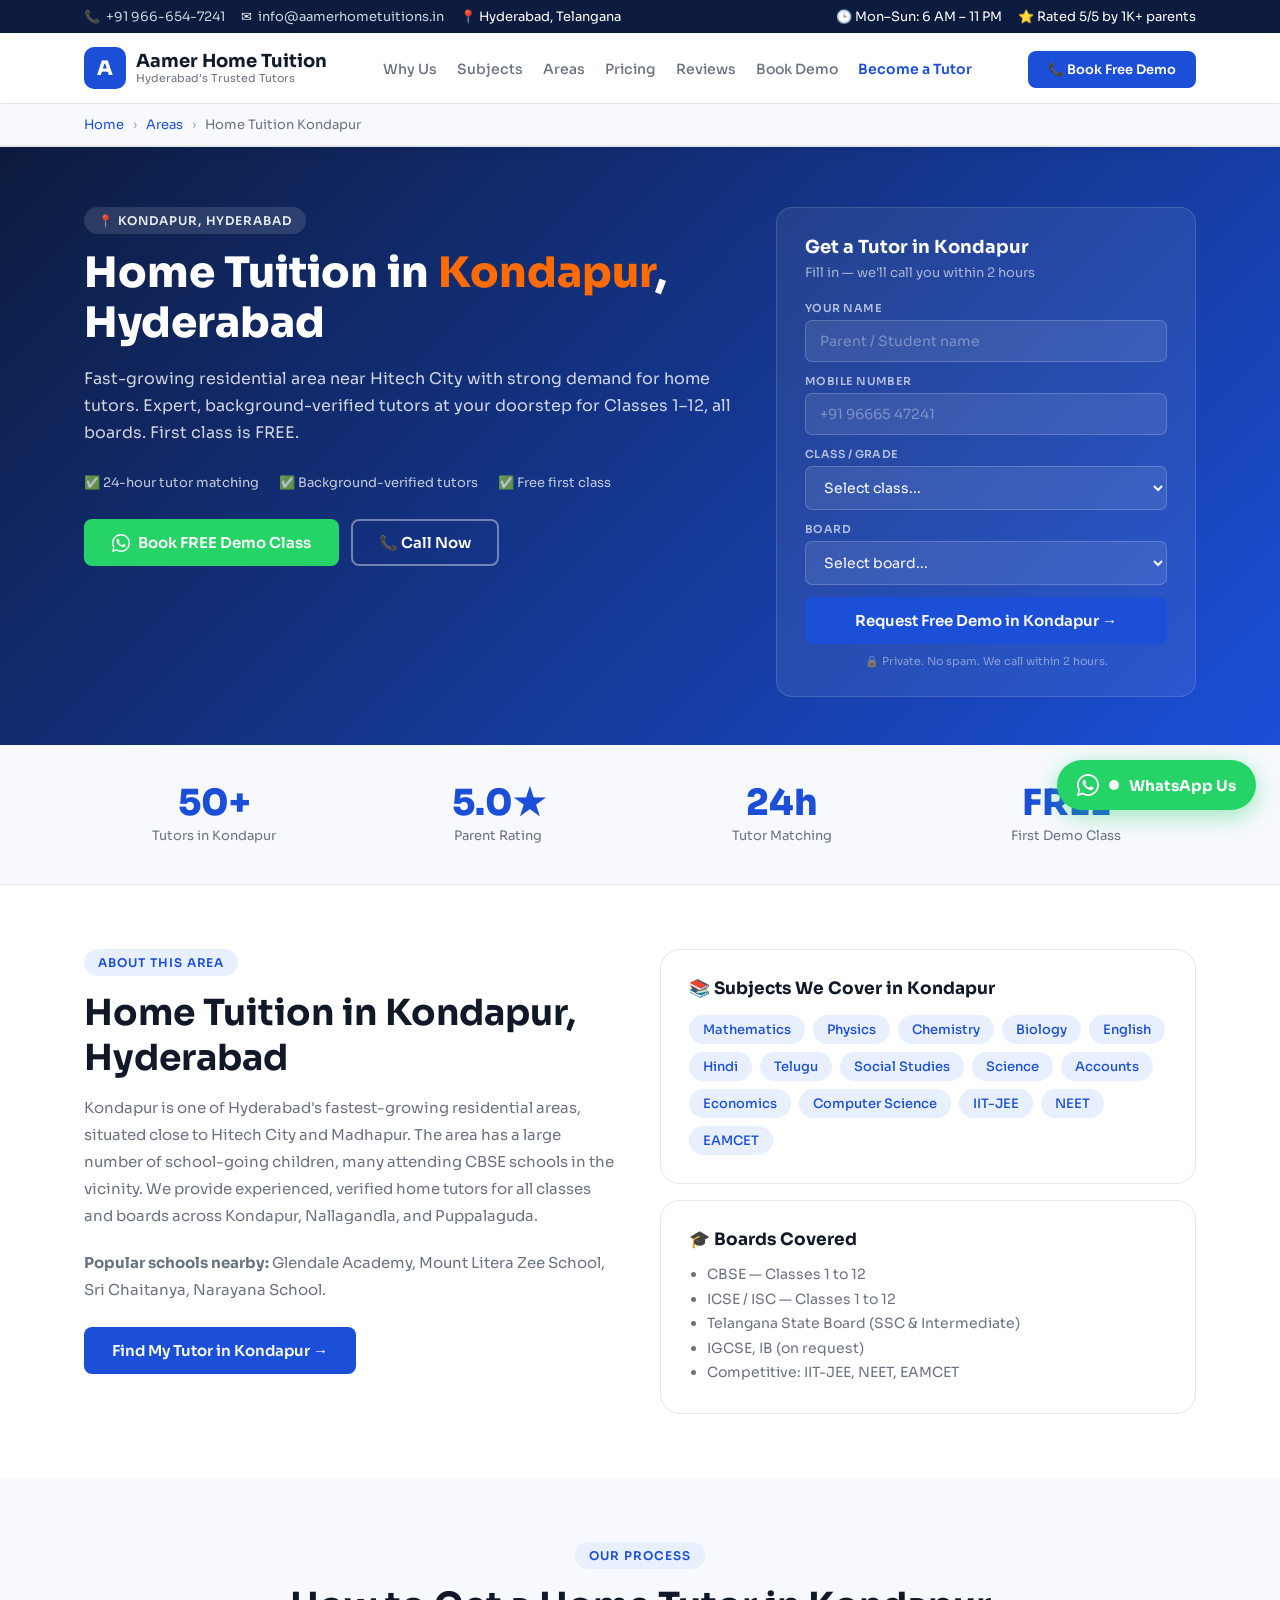
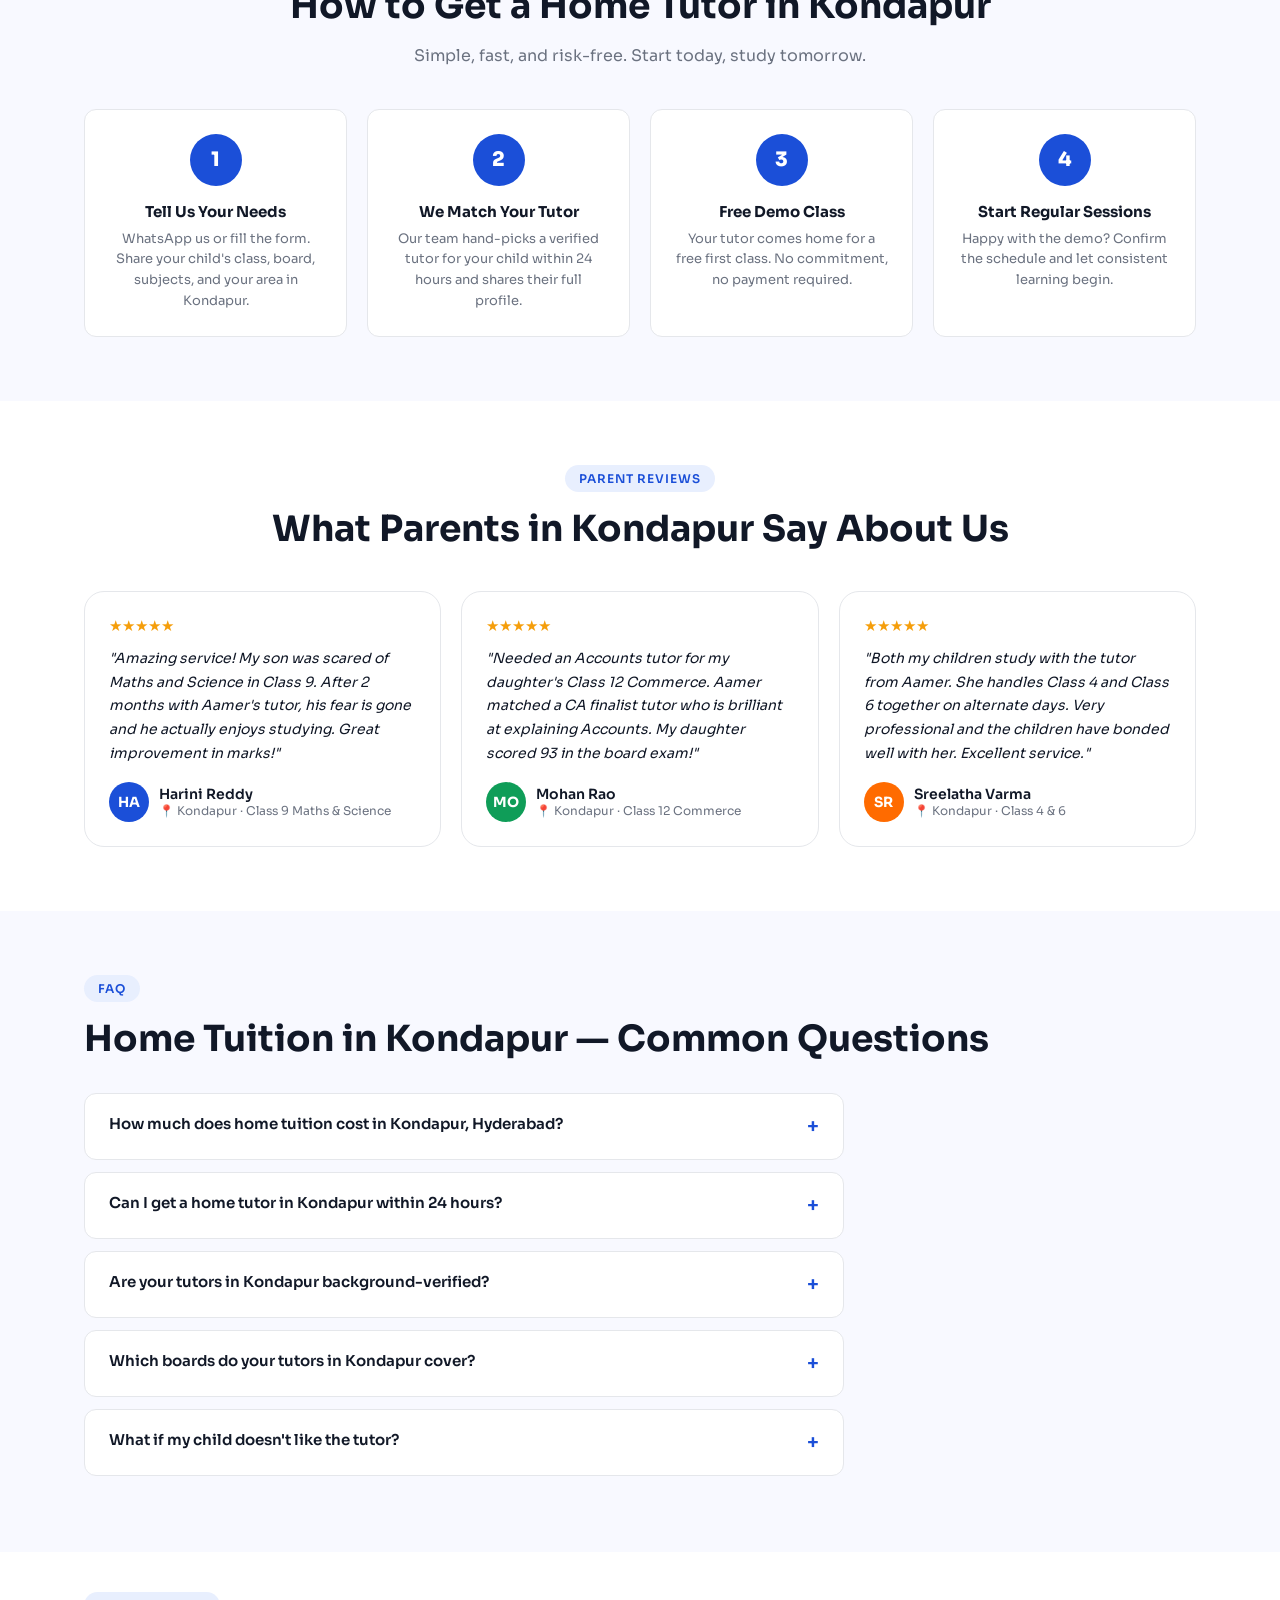
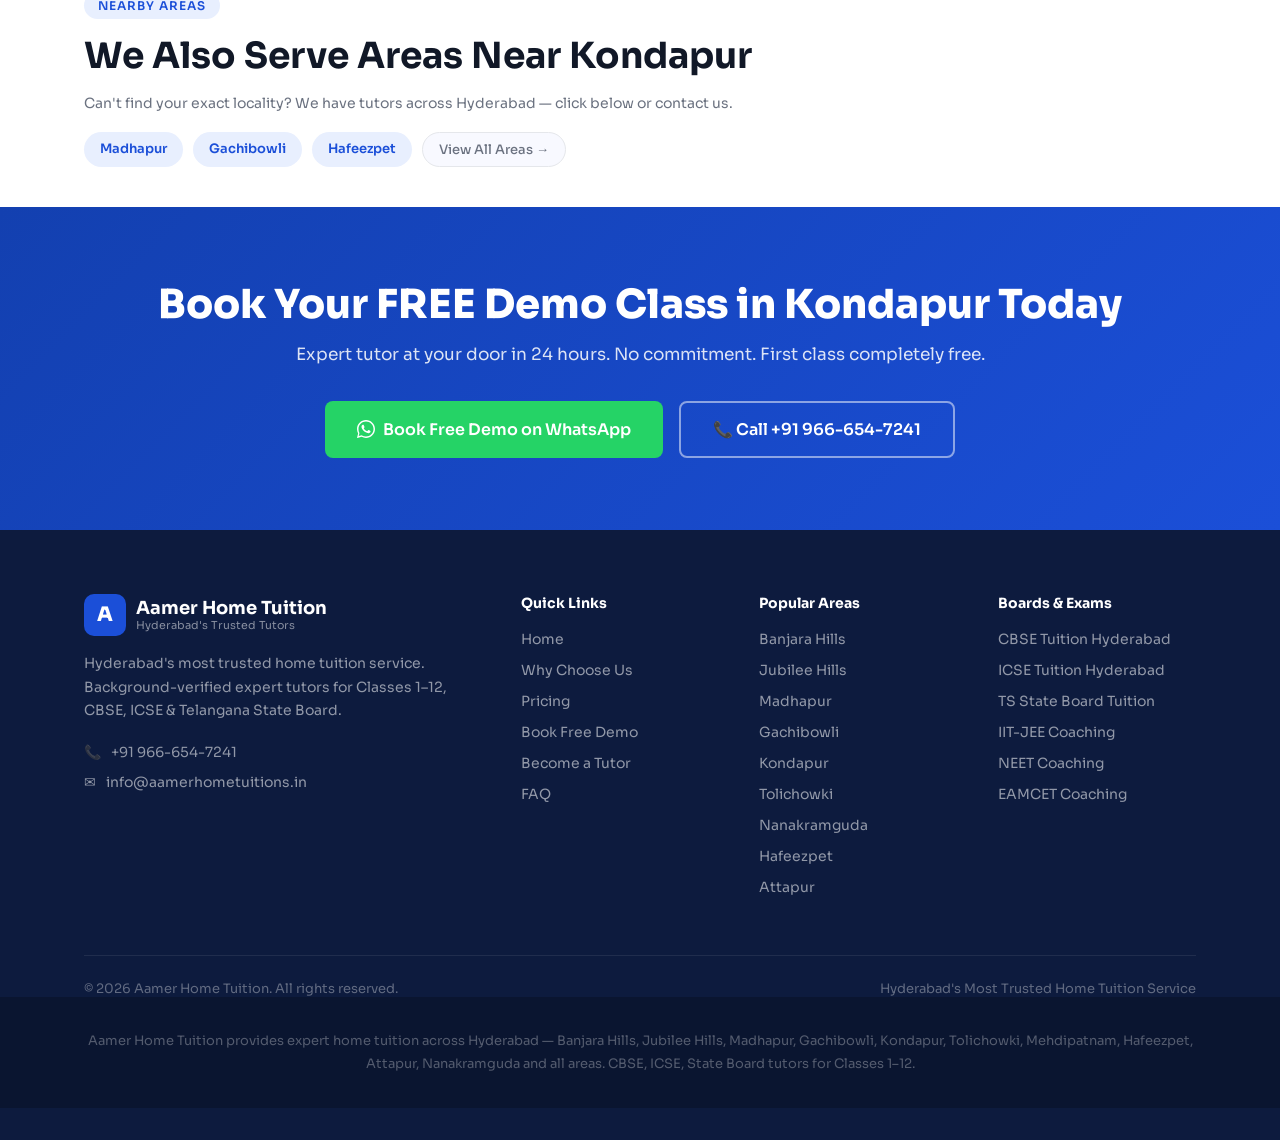
<file: home-tuition-kondapur.html>
<!DOCTYPE html>
<html lang="en">
<head>
<meta charset="UTF-8">
<meta name="viewport" content="width=device-width, initial-scale=1.0">
<title>Home Tuition in Kondapur, Hyderabad | Aamer Home Tuition</title>
<meta name="description" content="Expert verified home tutors in Kondapur, Hyderabad for Classes 1–12. CBSE, ICSE &amp; Telangana State Board specialists. Free demo class. Tutor at your door in 24 hours. Call +91 966-654-7241.">
<meta name="keywords" content="home tuition Kondapur, home tutor Kondapur Hyderabad, CBSE tuition Kondapur, private tutor Kondapur, tuition near me Kondapur Hyderabad">
<link rel="canonical" href="https://aamerhometuitions.in/home-tuition-kondapur/">
<meta property="og:title" content="Home Tuition in Kondapur, Hyderabad | Aamer Home Tuition">
<meta property="og:description" content="Verified expert home tutors in Kondapur for Classes 1–12. CBSE, ICSE &amp; State Board. Free demo class!">
<meta property="og:url" content="https://aamerhometuitions.in/home-tuition-kondapur/">
<meta property="og:type" content="website">
<link rel="preconnect" href="https://fonts.googleapis.com">
<link href="https://fonts.googleapis.com/css2?family=Sora:wght@300;400;500;600;700;800&display=swap" rel="stylesheet">
<link rel="stylesheet" href="style.css">
<script type="application/ld+json">
{
  "@context":"https://schema.org",
  "@graph":[
    {
      "@type":"LocalBusiness",
      "name":"Aamer Home Tuition — Kondapur",
      "url":"https://aamerhometuitions.in/home-tuition-kondapur",
      "telephone":"+919666547241",
      "areaServed":"Kondapur, Hyderabad, Telangana",
      "description":"Expert verified home tutors in Kondapur, Hyderabad for Classes 1–12. CBSE, ICSE and Telangana State Board.",
      "address":{"@type":"PostalAddress","addressLocality":"Kondapur","addressRegion":"Telangana","postalCode":"500084","addressCountry":"IN"},
      "geo":{"@type":"GeoCoordinates","latitude":17.4700,"longitude":78.3600},
      "telephone":"+919666547241",
      "priceRange":"₹999–₹3999/month",
      "aggregateRating":{"@type":"AggregateRating","ratingValue":"5.0","reviewCount":"50"}
    },
    {
      "@type":"FAQPage",
      "mainEntity":[
        {"@type":"Question","name":"How much does home tuition cost in Kondapur?","acceptedAnswer":{"@type":"Answer","text":"Home tuition in Kondapur starts from ₹999/month for the Foundation Plan (Classes 1–5). Academic Plan is ₹1,999/month (Classes 6–10) and Excellence Plan is ₹3,999/month (Classes 11–12 and competitive exams). The first demo class is always free."}},
        {"@type":"Question","name":"Can I get a home tutor in Kondapur within 24 hours?","acceptedAnswer":{"@type":"Answer","text":"Yes. We can match you with a verified home tutor in Kondapur within 24 hours of your enquiry. Our team will call you within 2 hours to understand your requirements."}}
      ]
    }
  ]
}
</script>
<style>
.page-hero{background:linear-gradient(135deg,#0D1B3E 0%,#1B4FD8 100%);color:#fff;padding:60px 0 48px;}
.page-hero-inner{display:grid;grid-template-columns:1fr 420px;gap:40px;align-items:start;}
.page-hero h1{font-size:clamp(26px,4vw,42px);font-weight:800;line-height:1.2;margin-bottom:16px;}
.page-hero h1 em{font-style:normal;color:#FF6B00;}
.page-hero-sub{font-size:16px;color:rgba(255,255,255,0.8);line-height:1.7;margin-bottom:28px;}
.hero-trust-row{display:flex;gap:20px;flex-wrap:wrap;margin-bottom:28px;}
.hero-trust-item{font-size:13px;color:rgba(255,255,255,0.75);display:flex;align-items:center;gap:6px;}
.hero-form{background:rgba(255,255,255,0.07);border:1px solid rgba(255,255,255,0.14);border-radius:16px;padding:28px;}
.form-title{font-size:18px;font-weight:700;margin-bottom:6px;}
.form-sub{font-size:13px;color:rgba(255,255,255,0.6);margin-bottom:20px;}
.form-group{margin-bottom:12px;}
.form-group label{display:block;font-size:11px;font-weight:600;color:rgba(255,255,255,0.65);margin-bottom:5px;text-transform:uppercase;letter-spacing:.04em;}
.form-group input,.form-group select{width:100%;padding:11px 14px;border-radius:7px;border:1px solid rgba(255,255,255,0.18);background:rgba(255,255,255,0.09);color:#fff;font-family:'Sora',sans-serif;font-size:14px;outline:none;}
.form-group input::placeholder{color:rgba(255,255,255,0.35);}
.form-group select option{color:#111;background:#fff;}
.btn-full{width:100%;text-align:center;padding:14px;font-size:15px;}
.form-note{text-align:center;font-size:11px;color:rgba(255,255,255,0.45);margin-top:10px;}
.content-section{padding:64px 0;}
.content-section.alt{background:var(--bg-soft);}
.two-col{display:grid;grid-template-columns:1fr 1fr;gap:40px;align-items:start;}
.info-card{background:#fff;border:1px solid var(--border);border-radius:var(--radius-lg);padding:28px;}
.info-card h3{font-size:17px;font-weight:700;margin-bottom:12px;}
.info-card p,.info-card li{font-size:14px;color:var(--text-muted);line-height:1.75;}
.info-card ul{margin-left:18px;margin-top:8px;}
.subject-chips{display:flex;flex-wrap:wrap;gap:8px;margin-top:16px;}
.chip{background:var(--primary-light);color:var(--primary);border-radius:20px;padding:6px 14px;font-size:13px;font-weight:500;}
.review-grid{display:grid;grid-template-columns:repeat(3,1fr);gap:20px;margin-top:40px;}
.review-card{background:#fff;border:1px solid var(--border);border-radius:var(--radius-lg);padding:24px;}
.review-stars{color:#F59E0B;font-size:15px;margin-bottom:12px;}
.review-text{font-size:14px;color:var(--text);line-height:1.7;margin-bottom:16px;font-style:italic;}
.reviewer{display:flex;align-items:center;gap:10px;}
.reviewer-avatar{width:40px;height:40px;border-radius:50%;display:flex;align-items:center;justify-content:center;font-size:14px;font-weight:700;color:#fff;flex-shrink:0;}
.reviewer-name{font-size:14px;font-weight:600;}
.reviewer-meta{font-size:12px;color:var(--text-muted);}
.nearby-areas{display:flex;flex-wrap:wrap;gap:10px;margin-top:16px;}
.step-row{display:grid;grid-template-columns:repeat(4,1fr);gap:20px;margin-top:40px;}
.step-card{background:#fff;border:1px solid var(--border);border-radius:var(--radius);padding:24px;text-align:center;}
.step-num{width:52px;height:52px;border-radius:50%;background:var(--primary);color:#fff;font-size:20px;font-weight:800;display:flex;align-items:center;justify-content:center;margin:0 auto 16px;}
.step-card h3{font-size:15px;font-weight:700;margin-bottom:8px;}
.step-card p{font-size:13px;color:var(--text-muted);line-height:1.6;}
@media(max-width:900px){
  .page-hero-inner{grid-template-columns:1fr;}
  .two-col{grid-template-columns:1fr;}
  .review-grid{grid-template-columns:1fr;}
  .step-row{grid-template-columns:1fr 1fr;}
}
@media(max-width:600px){
  .step-row{grid-template-columns:1fr;}
}
</style>
</head>
<body>

<div class="mobile-sticky-cta" aria-label="Quick contact bar">
  <a href="tel:+919666547241" class="btn-primary">📞 Call Now</a>
  <a href="https://wa.me/919666547241?text=Hi,%20I%20need%20a%20home%20tutor%20in%20Hyderabad" class="btn-whatsapp"><svg width="18" height="18" viewBox="0 0 24 24" fill="currentColor" aria-hidden="true"><path d="M17.472 14.382c-.297-.149-1.758-.867-2.03-.967-.273-.099-.471-.148-.67.15-.197.297-.767.966-.94 1.164-.173.199-.347.223-.644.075-.297-.15-1.255-.463-2.39-1.475-.883-.788-1.48-1.761-1.653-2.059-.173-.297-.018-.458.13-.606.134-.133.298-.347.446-.52.149-.174.198-.298.298-.497.099-.198.05-.371-.025-.52-.075-.149-.669-1.612-.916-2.207-.242-.579-.487-.5-.669-.51-.173-.008-.371-.01-.57-.01-.198 0-.52.074-.792.372-.272.297-1.04 1.016-1.04 2.479 0 1.462 1.065 2.875 1.213 3.074.149.198 2.096 3.2 5.077 4.487.709.306 1.262.489 1.694.625.712.227 1.36.195 1.871.118.571-.085 1.758-.719 2.006-1.413.248-.694.248-1.289.173-1.413-.074-.124-.272-.198-.57-.347z"/><path d="M12 0C5.373 0 0 5.373 0 12c0 2.117.549 4.103 1.514 5.836L.057 23.571c-.057.217.14.413.357.357l5.735-1.457C7.9 23.451 9.886 24 12 24c6.627 0 12-5.373 12-12S18.627 0 12 0zm0 22c-1.952 0-3.792-.539-5.368-1.476l-.384-.228-3.977 1.01 1.025-3.876-.249-.4A9.92 9.92 0 0 1 2 12C2 6.477 6.477 2 12 2s10 4.477 10 10-4.477 10-10 10z"/></svg> Book Free Demo</a>
</div>
<div class="topbar">
  <div class="container topbar-inner">
    <div class="topbar-badges">
      <div class="topbar-badge">📞 <a href="tel:+919666547241">+91 966-654-7241</a></div>
      <div class="topbar-badge">✉ <a href="mailto:info@aamerhometuitions.in">info@aamerhometuitions.in</a></div>
      <div class="topbar-badge">📍 Hyderabad, Telangana</div>
    </div>
    <div class="topbar-badges">
      <span>🕒 Mon–Sun: 6 AM – 11 PM</span>
      <span>⭐ Rated 5/5 by 1K+ parents</span>
    </div>
  </div>
</div>
<nav>
  <div class="nav-inner">
    <a href="index.html" class="logo" aria-label="Aamer Home Tuition — Home">
      <div class="logo-icon" aria-hidden="true">A</div>
      <div class="logo-text">Aamer Home Tuition<span>Hyderabad's Trusted Tutors</span></div>
    </a>
    <ul class="nav-links" role="list">
      <li><a href="index.html#why">Why Us</a></li>
      <li><a href="index.html#subjects">Subjects</a></li>
      <li><a href="index.html#areas">Areas</a></li>
      <li><a href="index.html#pricing">Pricing</a></li>
      <li><a href="index.html#testimonials">Reviews</a></li>
      <li><a href="book-demo.html">Book Demo</a></li>
      <li><a href="careers.html" style="color:var(--primary);font-weight:600;">Become a Tutor</a></li>
    </ul>
    <div class="nav-actions">
      <a href="tel:+919666547241" class="nav-book-btn">📞 Book Free Demo</a>
    </div>
    <button class="hamburger" onclick="openMobileMenu()" aria-label="Open menu">☰</button>
  </div>
</nav>
<div class="mobile-menu" id="mobileMenu" onclick="closeMobileMenuOutside(event)">
  <div class="mobile-menu-panel">
    <button class="mobile-menu-close" onclick="closeMobileMenu()">✕</button>
    <div class="mobile-menu-logo">
      <div class="logo-icon" aria-hidden="true">A</div>
      <div class="logo-text">Aamer Home Tuition<span>Hyderabad's Trusted Tutors</span></div>
    </div>
    <ul class="mobile-nav-links" role="list">
      <li><a href="index.html#why" onclick="closeMobileMenu()">Why Us</a></li>
      <li><a href="index.html#subjects" onclick="closeMobileMenu()">Subjects</a></li>
      <li><a href="index.html#areas" onclick="closeMobileMenu()">Areas</a></li>
      <li><a href="index.html#pricing" onclick="closeMobileMenu()">Pricing</a></li>
      <li><a href="index.html#testimonials" onclick="closeMobileMenu()">Reviews</a></li>
      <li><a href="book-demo.html">Book Free Demo</a></li>
      <li><a href="careers.html">Become a Tutor</a></li>
    </ul>
    <div class="mobile-nav-cta">
      <a href="tel:+919666547241" class="btn-primary">📞 Call: +91 966-654-7241</a>
      <a href="https://wa.me/919666547241" class="btn-whatsapp"><svg width="18" height="18" viewBox="0 0 24 24" fill="currentColor" aria-hidden="true"><path d="M17.472 14.382c-.297-.149-1.758-.867-2.03-.967-.273-.099-.471-.148-.67.15-.197.297-.767.966-.94 1.164-.173.199-.347.223-.644.075-.297-.15-1.255-.463-2.39-1.475-.883-.788-1.48-1.761-1.653-2.059-.173-.297-.018-.458.13-.606.134-.133.298-.347.446-.52.149-.174.198-.298.298-.497.099-.198.05-.371-.025-.52-.075-.149-.669-1.612-.916-2.207-.242-.579-.487-.5-.669-.51-.173-.008-.371-.01-.57-.01-.198 0-.52.074-.792.372-.272.297-1.04 1.016-1.04 2.479 0 1.462 1.065 2.875 1.213 3.074.149.198 2.096 3.2 5.077 4.487.709.306 1.262.489 1.694.625.712.227 1.36.195 1.871.118.571-.085 1.758-.719 2.006-1.413.248-.694.248-1.289.173-1.413-.074-.124-.272-.198-.57-.347z"/><path d="M12 0C5.373 0 0 5.373 0 12c0 2.117.549 4.103 1.514 5.836L.057 23.571c-.057.217.14.413.357.357l5.735-1.457C7.9 23.451 9.886 24 12 24c6.627 0 12-5.373 12-12S18.627 0 12 0zm0 22c-1.952 0-3.792-.539-5.368-1.476l-.384-.228-3.977 1.01 1.025-3.876-.249-.4A9.92 9.92 0 0 1 2 12C2 6.477 6.477 2 12 2s10 4.477 10 10-4.477 10-10 10z"/></svg> WhatsApp Us</a>
    </div>
  </div>
</div>

<nav aria-label="Breadcrumb">
  <div class="breadcrumb">
    <div class="container">
      <a href="index.html">Home</a>
      <span>›</span>
      <a href="index.html#areas">Areas</a>
      <span>›</span>
      Home Tuition Kondapur
    </div>
  </div>
</nav>

<section class="page-hero">
  <div class="container">
    <div class="page-hero-inner">
      <div>
        <div class="section-tag" style="background:rgba(255,255,255,0.12);color:rgba(255,255,255,0.9);">📍 Kondapur, Hyderabad</div>
        <h1>Home Tuition in <em>Kondapur</em>, Hyderabad</h1>
        <p class="page-hero-sub">Fast-growing residential area near Hitech City with strong demand for home tutors. Expert, background-verified tutors at your doorstep for Classes 1–12, all boards. First class is FREE.</p>
        <div class="hero-trust-row">
          <div class="hero-trust-item">✅ 24-hour tutor matching</div>
          <div class="hero-trust-item">✅ Background-verified tutors</div>
          <div class="hero-trust-item">✅ Free first class</div>
        </div>
        <div style="display:flex;gap:12px;flex-wrap:wrap;">
          <a href="https://wa.me/919666547241?text=Hi,%20I%20need%20a%20home%20tutor%20in%20Kondapur,%20Hyderabad" class="btn-whatsapp"><svg width="18" height="18" viewBox="0 0 24 24" fill="currentColor" aria-hidden="true"><path d="M17.472 14.382c-.297-.149-1.758-.867-2.03-.967-.273-.099-.471-.148-.67.15-.197.297-.767.966-.94 1.164-.173.199-.347.223-.644.075-.297-.15-1.255-.463-2.39-1.475-.883-.788-1.48-1.761-1.653-2.059-.173-.297-.018-.458.13-.606.134-.133.298-.347.446-.52.149-.174.198-.298.298-.497.099-.198.05-.371-.025-.52-.075-.149-.669-1.612-.916-2.207-.242-.579-.487-.5-.669-.51-.173-.008-.371-.01-.57-.01-.198 0-.52.074-.792.372-.272.297-1.04 1.016-1.04 2.479 0 1.462 1.065 2.875 1.213 3.074.149.198 2.096 3.2 5.077 4.487.709.306 1.262.489 1.694.625.712.227 1.36.195 1.871.118.571-.085 1.758-.719 2.006-1.413.248-.694.248-1.289.173-1.413-.074-.124-.272-.198-.57-.347z"/><path d="M12 0C5.373 0 0 5.373 0 12c0 2.117.549 4.103 1.514 5.836L.057 23.571c-.057.217.14.413.357.357l5.735-1.457C7.9 23.451 9.886 24 12 24c6.627 0 12-5.373 12-12S18.627 0 12 0zm0 22c-1.952 0-3.792-.539-5.368-1.476l-.384-.228-3.977 1.01 1.025-3.876-.249-.4A9.92 9.92 0 0 1 2 12C2 6.477 6.477 2 12 2s10 4.477 10 10-4.477 10-10 10z"/></svg> Book FREE Demo Class</a>
          <a href="tel:+919666547241" class="btn-outline" style="color:#fff;border-color:rgba(255,255,255,0.4);">📞 Call Now</a>
        </div>
      </div>
      <div class="hero-form">
        <div class="form-title">Get a Tutor in Kondapur</div>
        <div class="form-sub">Fill in — we'll call you within 2 hours</div>
        <div class="form-group"><label for="f-name">Your Name</label><input type="text" id="f-name" placeholder="Parent / Student name"></div>
        <div class="form-group"><label for="f-phone">Mobile Number</label><input type="tel" id="f-phone" placeholder="+91 96665 47241"></div>
        <div class="form-group"><label for="f-class">Class / Grade</label>
          <select id="f-class">
            <option value="">Select class...</option>
            <option>Class 1–5 (Primary)</option><option>Class 6–8 (Middle)</option>
            <option>Class 9–10 (SSC/CBSE)</option><option>Class 11–12 (Intermediate)</option>
            <option>IIT-JEE / NEET / EAMCET</option>
          </select></div>
        <div class="form-group"><label for="f-board">Board</label>
          <select id="f-board">
            <option value="">Select board...</option>
            <option>CBSE</option><option>ICSE</option><option>Telangana State Board</option><option>Not sure</option>
          </select></div>
        <button onclick="submitAreaForm()" class="btn-primary btn-full">Request Free Demo in Kondapur →</button>
        <div class="form-note">🔒 Private. No spam. We call within 2 hours.</div>
      </div>
    </div>
  </div>
</section>

<section style="background:var(--bg-soft);padding:40px 0;border-bottom:1px solid var(--border);">
  <div class="container">
    <div style="display:grid;grid-template-columns:repeat(4,1fr);gap:24px;">
      <div class="stat-card"><div class="stat-num">50+</div><div class="stat-label">Tutors in Kondapur</div></div>
      <div class="stat-card"><div class="stat-num">5.0★</div><div class="stat-label">Parent Rating</div></div>
      <div class="stat-card"><div class="stat-num">24h</div><div class="stat-label">Tutor Matching</div></div>
      <div class="stat-card"><div class="stat-num">FREE</div><div class="stat-label">First Demo Class</div></div>
    </div>
  </div>
</section>

<section class="content-section">
  <div class="container">
    <div class="two-col">
      <div>
        <div class="section-tag">About This Area</div>
        <h2 class="section-title">Home Tuition in Kondapur, Hyderabad</h2>
        <p style="font-size:15px;color:var(--text-muted);line-height:1.8;margin-bottom:20px;">Kondapur is one of Hyderabad's fastest-growing residential areas, situated close to Hitech City and Madhapur. The area has a large number of school-going children, many attending CBSE schools in the vicinity. We provide experienced, verified home tutors for all classes and boards across Kondapur, Nallagandla, and Puppalaguda.</p>
        <p style="font-size:15px;color:var(--text-muted);line-height:1.8;"><strong>Popular schools nearby:</strong> Glendale Academy, Mount Litera Zee School, Sri Chaitanya, Narayana School.</p>
        <div style="margin-top:24px;">
          <a href="https://wa.me/919666547241?text=Hi,%20I%20need%20a%20home%20tutor%20in%20Kondapur" class="btn-primary">Find My Tutor in Kondapur →</a>
        </div>
      </div>
      <div>
        <div class="info-card" style="margin-bottom:16px;">
          <h3>📚 Subjects We Cover in Kondapur</h3>
          <div class="subject-chips">
            <span class="chip">Mathematics</span><span class="chip">Physics</span><span class="chip">Chemistry</span>
            <span class="chip">Biology</span><span class="chip">English</span><span class="chip">Hindi</span>
            <span class="chip">Telugu</span><span class="chip">Social Studies</span><span class="chip">Science</span>
            <span class="chip">Accounts</span><span class="chip">Economics</span><span class="chip">Computer Science</span>
            <span class="chip">IIT-JEE</span><span class="chip">NEET</span><span class="chip">EAMCET</span>
          </div>
        </div>
        <div class="info-card">
          <h3>🎓 Boards Covered</h3>
          <ul>
            <li>CBSE — Classes 1 to 12</li>
            <li>ICSE / ISC — Classes 1 to 12</li>
            <li>Telangana State Board (SSC & Intermediate)</li>
            <li>IGCSE, IB (on request)</li>
            <li>Competitive: IIT-JEE, NEET, EAMCET</li>
          </ul>
        </div>
      </div>
    </div>
  </div>
</section>

<section class="content-section alt">
  <div class="container">
    <div class="text-center">
      <div class="section-tag">Our Process</div>
      <h2 class="section-title">How to Get a Home Tutor in Kondapur</h2>
      <p class="section-sub">Simple, fast, and risk-free. Start today, study tomorrow.</p>
    </div>
    <div class="step-row">
      <div class="step-card"><div class="step-num">1</div><h3>Tell Us Your Needs</h3><p>WhatsApp us or fill the form. Share your child's class, board, subjects, and your area in Kondapur.</p></div>
      <div class="step-card"><div class="step-num">2</div><h3>We Match Your Tutor</h3><p>Our team hand-picks a verified tutor for your child within 24 hours and shares their full profile.</p></div>
      <div class="step-card"><div class="step-num">3</div><h3>Free Demo Class</h3><p>Your tutor comes home for a free first class. No commitment, no payment required.</p></div>
      <div class="step-card"><div class="step-num">4</div><h3>Start Regular Sessions</h3><p>Happy with the demo? Confirm the schedule and let consistent learning begin.</p></div>
    </div>
  </div>
</section>

<section class="content-section">
  <div class="container">
    <div class="text-center">
      <div class="section-tag">Parent Reviews</div>
      <h2 class="section-title">What Parents in Kondapur Say About Us</h2>
    </div>
    <div class="review-grid">
      <article class="review-card">
        <div class="review-stars" aria-label="5 stars">★★★★★</div>
        <p class="review-text">"Amazing service! My son was scared of Maths and Science in Class 9. After 2 months with Aamer's tutor, his fear is gone and he actually enjoys studying. Great improvement in marks!"</p>
        <div class="reviewer">
          <div class="reviewer-avatar" style="background:#1B4FD8;">HA</div>
          <div><div class="reviewer-name">Harini Reddy</div><div class="reviewer-meta">📍 Kondapur · Class 9 Maths & Science</div></div>
        </div>
      </article>
      <article class="review-card">
        <div class="review-stars" aria-label="5 stars">★★★★★</div>
        <p class="review-text">"Needed an Accounts tutor for my daughter's Class 12 Commerce. Aamer matched a CA finalist tutor who is brilliant at explaining Accounts. My daughter scored 93 in the board exam!"</p>
        <div class="reviewer">
          <div class="reviewer-avatar" style="background:#0F9D58;">MO</div>
          <div><div class="reviewer-name">Mohan Rao</div><div class="reviewer-meta">📍 Kondapur · Class 12 Commerce</div></div>
        </div>
      </article>
      <article class="review-card">
        <div class="review-stars" aria-label="5 stars">★★★★★</div>
        <p class="review-text">"Both my children study with the tutor from Aamer. She handles Class 4 and Class 6 together on alternate days. Very professional and the children have bonded well with her. Excellent service."</p>
        <div class="reviewer">
          <div class="reviewer-avatar" style="background:#FF6B00;">SR</div>
          <div><div class="reviewer-name">Sreelatha Varma</div><div class="reviewer-meta">📍 Kondapur · Class 4 & 6</div></div>
        </div>
      </article>
    </div>
  </div>
</section>

<section class="content-section alt">
  <div class="container">
    <div class="section-tag">FAQ</div>
    <h2 class="section-title">Home Tuition in Kondapur — Common Questions</h2>
    <div style="max-width:760px;margin-top:32px;">
      <div class="faq-item" onclick="toggleFaq(this)">
        <div class="faq-q">How much does home tuition cost in Kondapur, Hyderabad? <span class="faq-icon" aria-hidden="true">+</span></div>
        <div class="faq-a">Home tuition in Kondapur starts from ₹999/month for the Foundation Plan (Classes 1–5, 1 subject, 3 sessions/week). The Academic Plan is ₹1,999/month (Classes 6–10, up to 3 subjects) and the Excellence Plan is ₹3,999/month (Classes 11–12 and competitive exams). The first demo class is always completely free.</div>
      </div>
      <div class="faq-item" onclick="toggleFaq(this)">
        <div class="faq-q">Can I get a home tutor in Kondapur within 24 hours? <span class="faq-icon" aria-hidden="true">+</span></div>
        <div class="faq-a">Yes. We match you with a verified home tutor in Kondapur within 24 hours of your enquiry. After you contact us, our team calls you within 2 hours to understand your requirements and find the perfect match.</div>
      </div>
      <div class="faq-item" onclick="toggleFaq(this)">
        <div class="faq-q">Are your tutors in Kondapur background-verified? <span class="faq-icon" aria-hidden="true">+</span></div>
        <div class="faq-a">Yes. Every tutor undergoes identity verification, degree verification, a background check, and a live teaching assessment before being allowed to teach. We share the tutor's full profile — including qualifications, experience, and photo — before the first class.</div>
      </div>
      <div class="faq-item" onclick="toggleFaq(this)">
        <div class="faq-q">Which boards do your tutors in Kondapur cover? <span class="faq-icon" aria-hidden="true">+</span></div>
        <div class="faq-a">Our tutors in Kondapur cover CBSE, ICSE/ISC, and Telangana State Board (SSC and Intermediate). We also have specialists for IGCSE, IB, IIT-JEE, NEET, and EAMCET.</div>
      </div>
      <div class="faq-item" onclick="toggleFaq(this)">
        <div class="faq-q">What if my child doesn't like the tutor? <span class="faq-icon" aria-hidden="true">+</span></div>
        <div class="faq-a">We offer a free tutor replacement guarantee. If your child is not comfortable with the tutor or not seeing results within 60 days, we will find a new, better-matched tutor at no charge.</div>
      </div>
    </div>
  </div>
</section>

<section class="content-section" style="padding:40px 0;">
  <div class="container">
    <div class="section-tag">Nearby Areas</div>
    <h2 class="section-title" style="margin-bottom:16px;">We Also Serve Areas Near Kondapur</h2>
    <p style="font-size:14px;color:var(--text-muted);margin-bottom:20px;">Can't find your exact locality? We have tutors across Hyderabad — click below or contact us.</p>
    <div class="nearby-areas">
      <a href="home-tuition-madhapur.html" style="background:var(--primary-light);color:var(--primary);padding:8px 16px;border-radius:20px;font-size:13px;font-weight:600;">Madhapur</a><a href="home-tuition-gachibowli.html" style="background:var(--primary-light);color:var(--primary);padding:8px 16px;border-radius:20px;font-size:13px;font-weight:600;">Gachibowli</a><a href="home-tuition-hafeezpet.html" style="background:var(--primary-light);color:var(--primary);padding:8px 16px;border-radius:20px;font-size:13px;font-weight:600;">Hafeezpet</a>
      <a href="index.html#areas" style="background:var(--bg-soft);border:1px solid var(--border);color:var(--text-muted);padding:8px 16px;border-radius:20px;font-size:13px;font-weight:500;">View All Areas →</a>
    </div>
  </div>
</section>

<section class="cta-banner">
  <div class="container">
    <h2>Book Your FREE Demo Class in Kondapur Today</h2>
    <p>Expert tutor at your door in 24 hours. No commitment. First class completely free.</p>
    <div class="cta-actions">
      <a href="https://wa.me/919666547241?text=Hi,%20I%20need%20a%20home%20tutor%20in%20Kondapur,%20Hyderabad" class="btn-whatsapp" style="font-size:16px;padding:16px 32px;"><svg width="18" height="18" viewBox="0 0 24 24" fill="currentColor" aria-hidden="true"><path d="M17.472 14.382c-.297-.149-1.758-.867-2.03-.967-.273-.099-.471-.148-.67.15-.197.297-.767.966-.94 1.164-.173.199-.347.223-.644.075-.297-.15-1.255-.463-2.39-1.475-.883-.788-1.48-1.761-1.653-2.059-.173-.297-.018-.458.13-.606.134-.133.298-.347.446-.52.149-.174.198-.298.298-.497.099-.198.05-.371-.025-.52-.075-.149-.669-1.612-.916-2.207-.242-.579-.487-.5-.669-.51-.173-.008-.371-.01-.57-.01-.198 0-.52.074-.792.372-.272.297-1.04 1.016-1.04 2.479 0 1.462 1.065 2.875 1.213 3.074.149.198 2.096 3.2 5.077 4.487.709.306 1.262.489 1.694.625.712.227 1.36.195 1.871.118.571-.085 1.758-.719 2.006-1.413.248-.694.248-1.289.173-1.413-.074-.124-.272-.198-.57-.347z"/><path d="M12 0C5.373 0 0 5.373 0 12c0 2.117.549 4.103 1.514 5.836L.057 23.571c-.057.217.14.413.357.357l5.735-1.457C7.9 23.451 9.886 24 12 24c6.627 0 12-5.373 12-12S18.627 0 12 0zm0 22c-1.952 0-3.792-.539-5.368-1.476l-.384-.228-3.977 1.01 1.025-3.876-.249-.4A9.92 9.92 0 0 1 2 12C2 6.477 6.477 2 12 2s10 4.477 10 10-4.477 10-10 10z"/></svg> Book Free Demo on WhatsApp</a>
      <a href="tel:+919666547241" class="btn-outline" style="color:#fff;border-color:rgba(255,255,255,0.5);font-size:16px;padding:16px 32px;">📞 Call +91 966-654-7241</a>
    </div>
  </div>
</section>


<footer>
  <div class="container">
    <div class="footer-grid">
      <div class="footer-col footer-brand">
        <div class="logo">
          <div class="logo-icon" aria-hidden="true">A</div>
          <div class="logo-text" style="color:#fff;">Aamer Home Tuition<span style="color:rgba(255,255,255,0.5)">Hyderabad's Trusted Tutors</span></div>
        </div>
        <p>Hyderabad's most trusted home tuition service. Background-verified expert tutors for Classes 1–12, CBSE, ICSE &amp; Telangana State Board.</p>
        <div class="footer-contact-item">📞 <a href="tel:+919666547241" style="color:inherit;">+91 966-654-7241</a></div>
        <div class="footer-contact-item">✉ <a href="mailto:info@aamerhometuitions.in" style="color:inherit;">info@aamerhometuitions.in</a></div>
      </div>
      <div class="footer-col">
        <h4>Quick Links</h4>
        <ul>
          <li><a href="index.html">Home</a></li>
          <li><a href="index.html#why">Why Choose Us</a></li>
          <li><a href="index.html#pricing">Pricing</a></li>
          <li><a href="book-demo.html">Book Free Demo</a></li>
          <li><a href="careers.html">Become a Tutor</a></li>
          <li><a href="index.html#faq">FAQ</a></li>
        </ul>
      </div>
      <div class="footer-col">
        <h4>Popular Areas</h4>
        <ul>
          <li><a href="home-tuition-banjara-hills.html">Banjara Hills</a></li>
          <li><a href="home-tuition-jubilee-hills.html">Jubilee Hills</a></li>
          <li><a href="home-tuition-madhapur.html">Madhapur</a></li>
          <li><a href="home-tuition-gachibowli.html">Gachibowli</a></li>
          <li><a href="home-tuition-kondapur.html">Kondapur</a></li>
          <li><a href="home-tuition-tolichowki-mehdipatnam.html">Tolichowki</a></li>
          <li><a href="home-tuition-nanakramguda.html">Nanakramguda</a></li>
          <li><a href="home-tuition-hafeezpet.html">Hafeezpet</a></li>
          <li><a href="home-tuition-attapur.html">Attapur</a></li>
        </ul>
      </div>
      <div class="footer-col">
        <h4>Boards &amp; Exams</h4>
        <ul>
          <li><a href="index.html#why">CBSE Tuition Hyderabad</a></li>
          <li><a href="index.html#why">ICSE Tuition Hyderabad</a></li>
          <li><a href="index.html#why">TS State Board Tuition</a></li>
          <li><a href="index.html#why">IIT-JEE Coaching</a></li>
          <li><a href="index.html#why">NEET Coaching</a></li>
          <li><a href="index.html#why">EAMCET Coaching</a></li>
        </ul>
      </div>
    </div>
    <div class="footer-bottom">
      <span>© 2026 Aamer Home Tuition. All rights reserved.</span>
      <span>Hyderabad's Most Trusted Home Tuition Service</span>
    </div>
  </div>
  <div class="footer-seo">
    <div class="container">
      <p class="footer-seo-text">Aamer Home Tuition provides expert home tuition across Hyderabad — Banjara Hills, Jubilee Hills, Madhapur, Gachibowli, Kondapur, Tolichowki, Mehdipatnam, Hafeezpet, Attapur, Nanakramguda and all areas. CBSE, ICSE, State Board tutors for Classes 1–12.</p>
    </div>
  </div>
</footer>
<div class="wa-float" aria-label="Chat on WhatsApp">
  <a href="https://wa.me/919666547241?text=Hi,%20I%20need%20a%20home%20tutor%20in%20Hyderabad" target="_blank" rel="noopener">
    <svg width="22" height="22" viewBox="0 0 24 24" fill="currentColor" aria-hidden="true"><path d="M17.472 14.382c-.297-.149-1.758-.867-2.03-.967-.273-.099-.471-.148-.67.15-.197.297-.767.966-.94 1.164-.173.199-.347.223-.644.075-.297-.15-1.255-.463-2.39-1.475-.883-.788-1.48-1.761-1.653-2.059-.173-.297-.018-.458.13-.606.134-.133.298-.347.446-.52.149-.174.198-.298.298-.497.099-.198.05-.371-.025-.52-.075-.149-.669-1.612-.916-2.207-.242-.579-.487-.5-.669-.51-.173-.008-.371-.01-.57-.01-.198 0-.52.074-.792.372-.272.297-1.04 1.016-1.04 2.479 0 1.462 1.065 2.875 1.213 3.074.149.198 2.096 3.2 5.077 4.487.709.306 1.262.489 1.694.625.712.227 1.36.195 1.871.118.571-.085 1.758-.719 2.006-1.413.248-.694.248-1.289.173-1.413-.074-.124-.272-.198-.57-.347z"/><path d="M12 0C5.373 0 0 5.373 0 12c0 2.117.549 4.103 1.514 5.836L.057 23.571c-.057.217.14.413.357.357l5.735-1.457C7.9 23.451 9.886 24 12 24c6.627 0 12-5.373 12-12S18.627 0 12 0zm0 22c-1.952 0-3.792-.539-5.368-1.476l-.384-.228-3.977 1.01 1.025-3.876-.249-.4A9.92 9.92 0 0 1 2 12C2 6.477 6.477 2 12 2s10 4.477 10 10-4.477 10-10 10z"/></svg>
    <div class="wa-dot" aria-hidden="true"></div>
    WhatsApp Us
  </a>
</div>
<script>
function openMobileMenu(){document.getElementById('mobileMenu').classList.add('open');document.body.style.overflow='hidden';}
function closeMobileMenu(){document.getElementById('mobileMenu').classList.remove('open');document.body.style.overflow='';}
function closeMobileMenuOutside(e){if(e.target===document.getElementById('mobileMenu'))closeMobileMenu();}
function toggleFaq(el){const isOpen=el.classList.contains('open');document.querySelectorAll('.faq-item.open').forEach(i=>i.classList.remove('open'));if(!isOpen)el.classList.add('open');}
</script>

<script>
function submitAreaForm(){
  const name=document.getElementById('f-name').value.trim();
  const phone=document.getElementById('f-phone').value.trim();
  if(!name||!phone){alert('Please enter your name and mobile number.');return;}
  const cls=document.getElementById('f-class').value;
  const board=document.getElementById('f-board').value;
  const msg=`Hi, I need a home tutor in Kondapur, Hyderabad.\nName: ${name}\nPhone: ${phone}\nClass: ${cls||'Not specified'}\nBoard: ${board||'Not specified'}\nPlease call me for a free demo class.`;
  window.open(`https://wa.me/919666547241?text=${encodeURIComponent(msg)}`,'_blank');
}
</script>
</body>
</html>
</file>
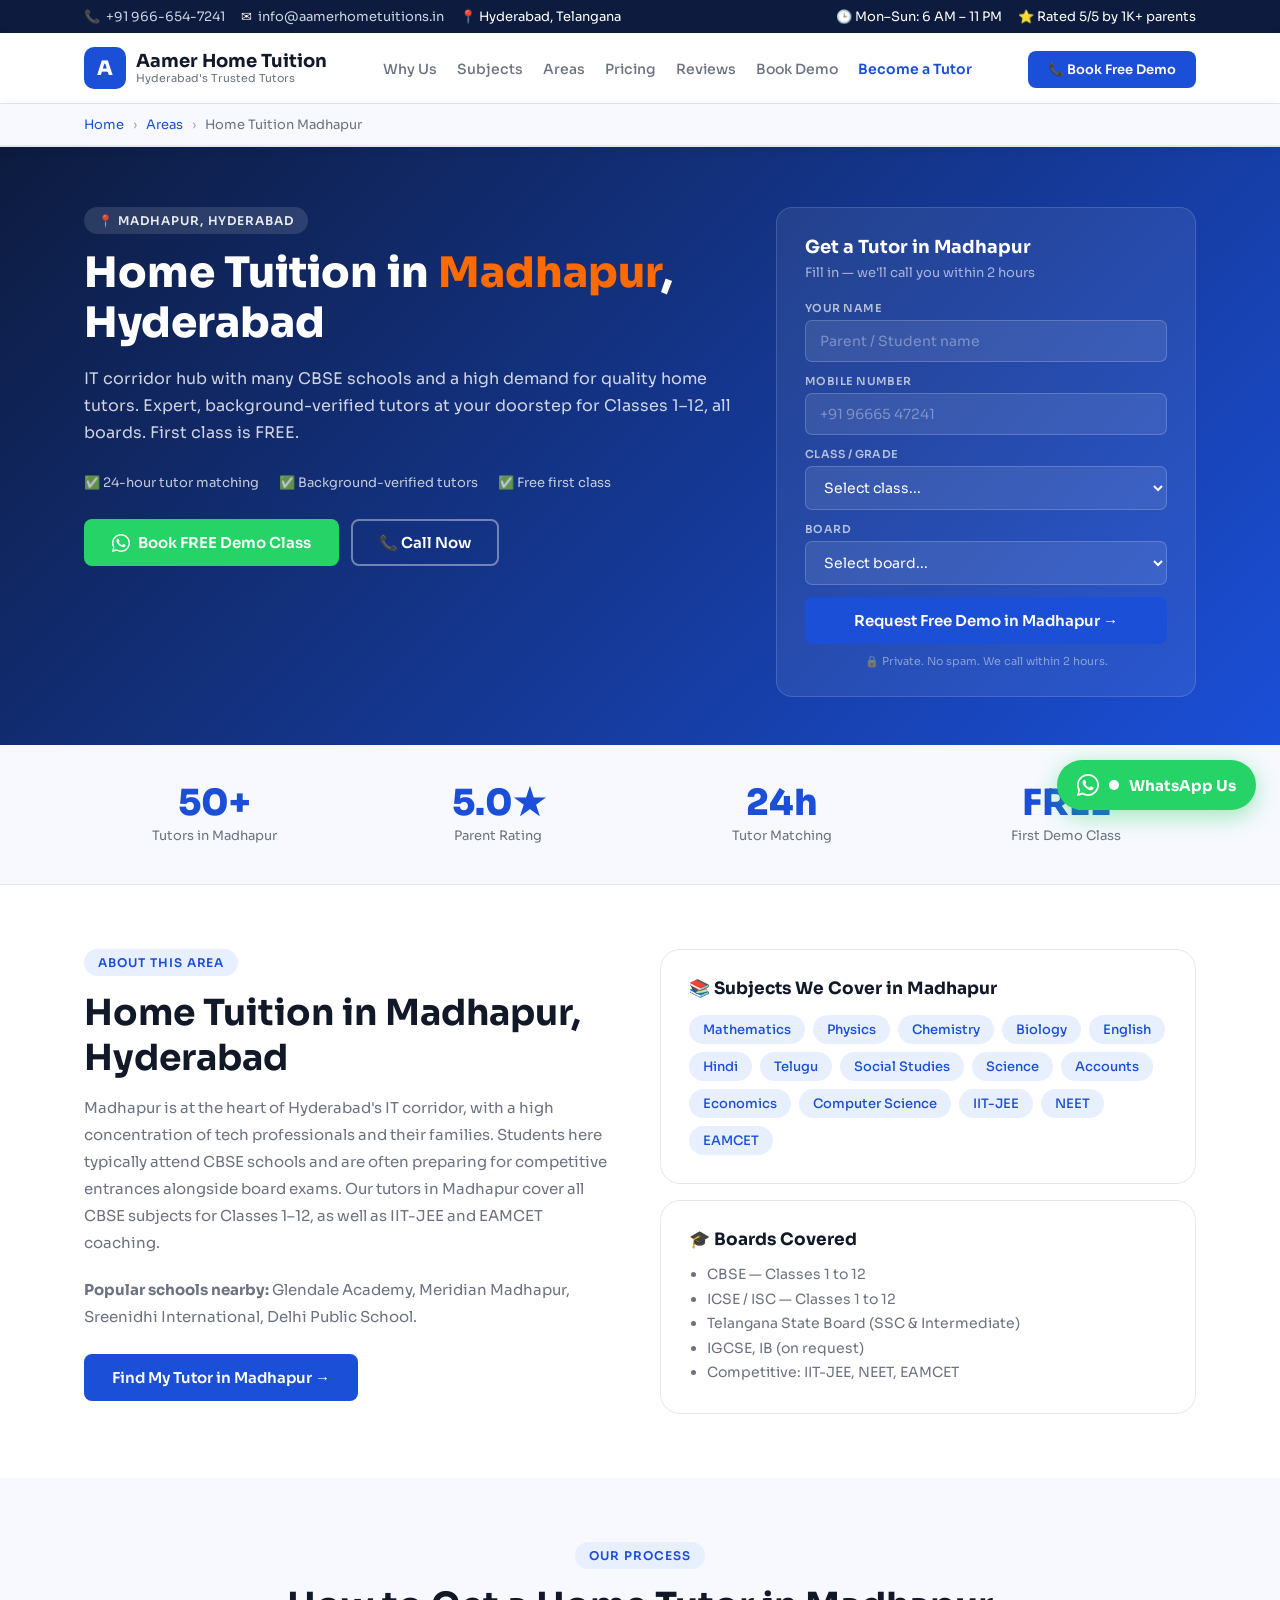
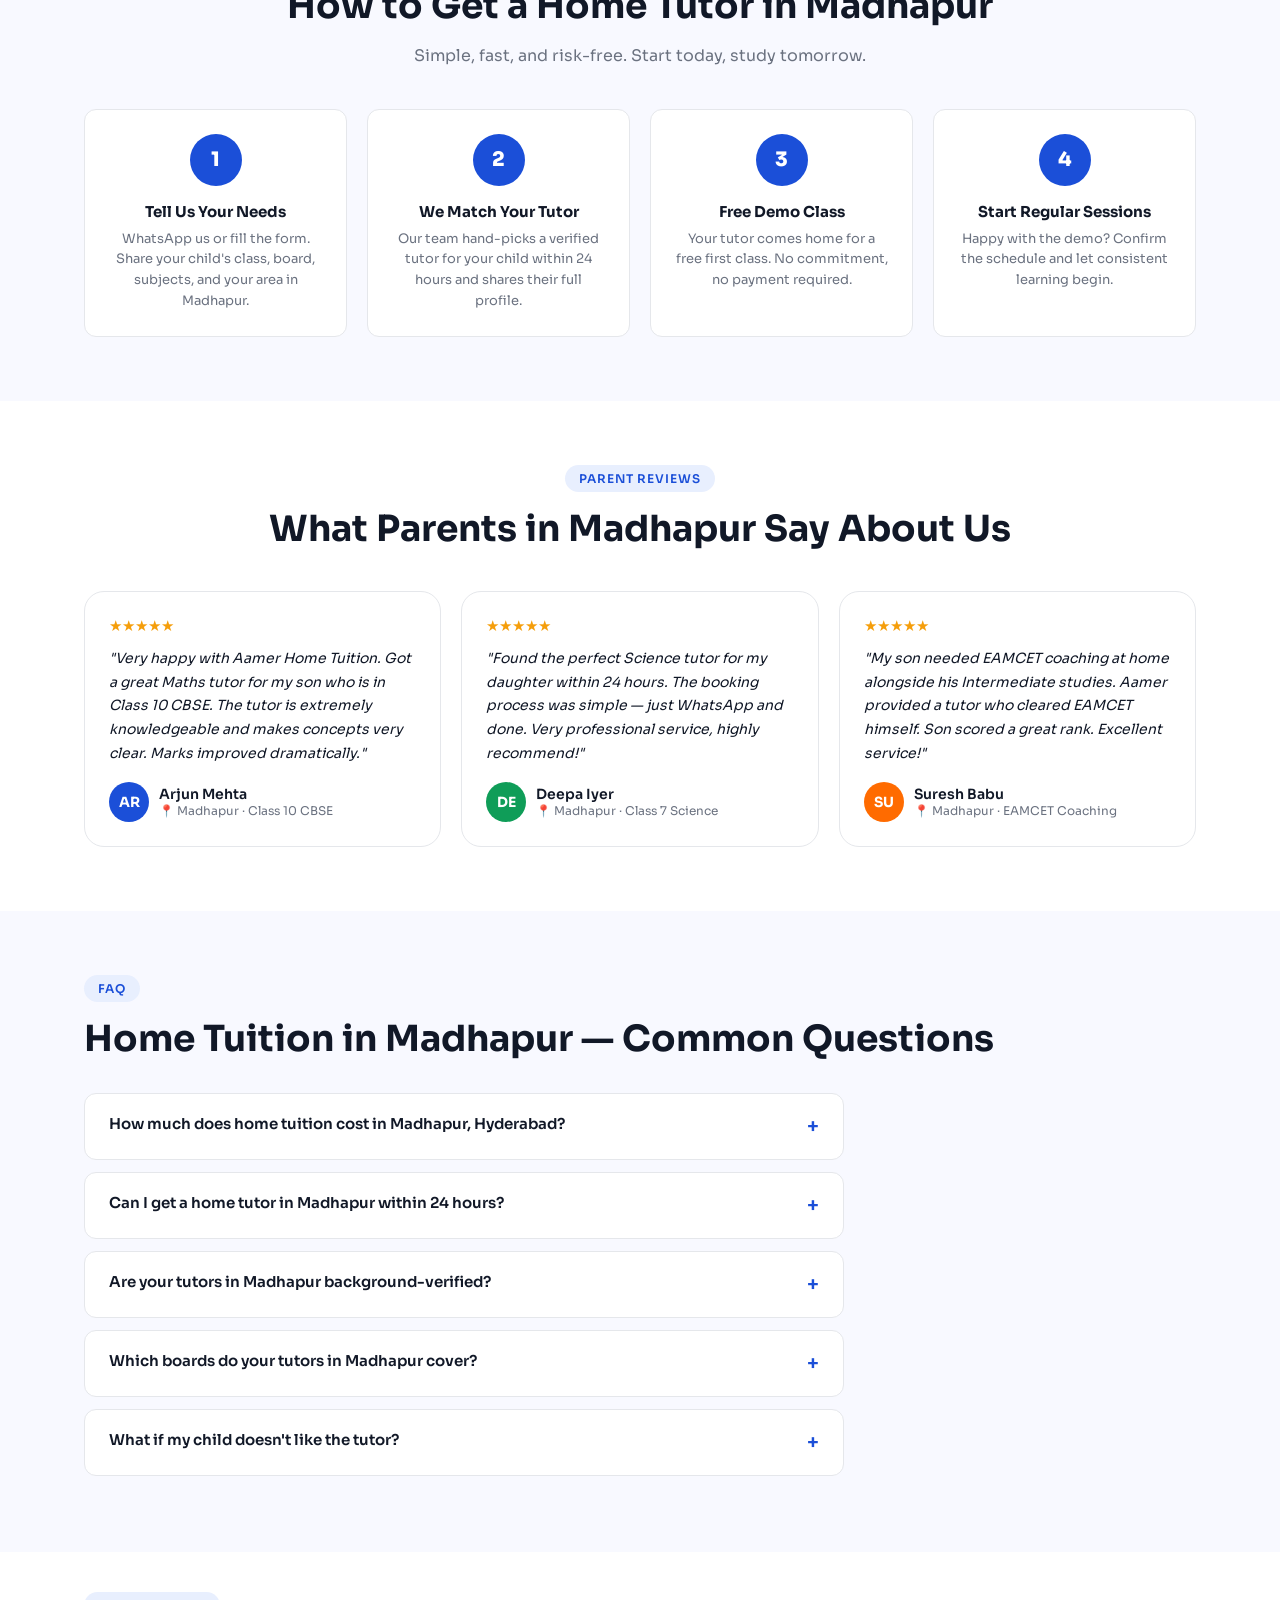
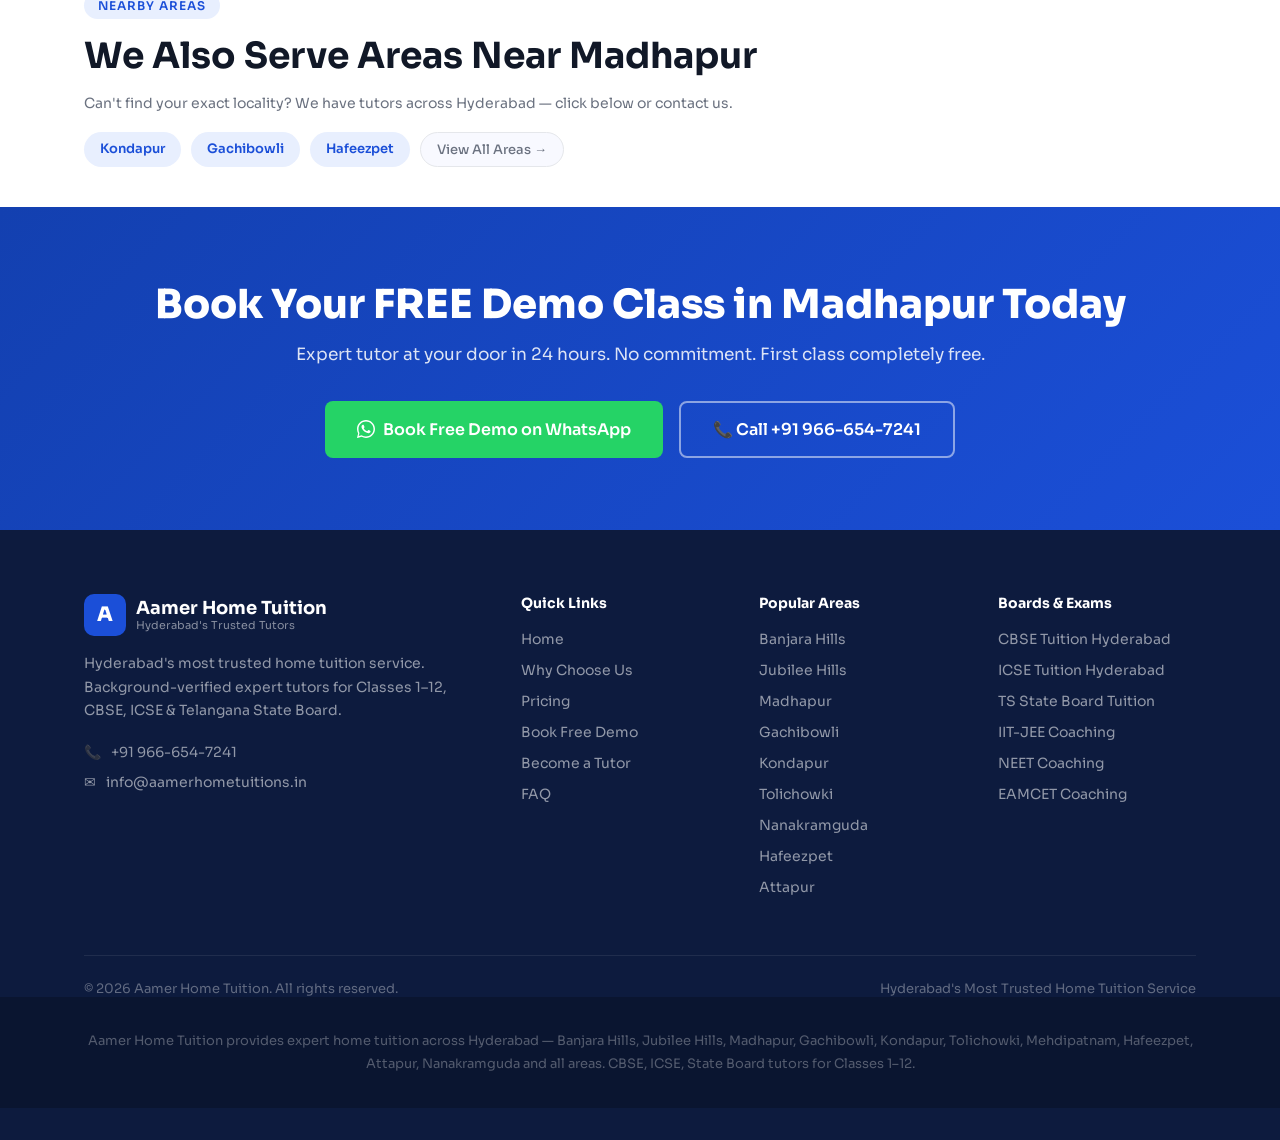
<file: home-tuition-madhapur.html>
<!DOCTYPE html>
<html lang="en">
<head>
<meta charset="UTF-8">
<meta name="viewport" content="width=device-width, initial-scale=1.0">
<title>Home Tuition in Madhapur, Hyderabad | Aamer Home Tuition</title>
<meta name="description" content="Expert verified home tutors in Madhapur, Hyderabad for Classes 1–12. CBSE, ICSE &amp; Telangana State Board specialists. Free demo class. Tutor at your door in 24 hours. Call +91 966-654-7241.">
<meta name="keywords" content="home tuition Madhapur, home tutor Madhapur Hyderabad, CBSE tuition Madhapur, private tutor Madhapur, tuition near me Madhapur Hyderabad">
<link rel="canonical" href="https://aamerhometuitions.in/home-tuition-madhapur/">
<meta property="og:title" content="Home Tuition in Madhapur, Hyderabad | Aamer Home Tuition">
<meta property="og:description" content="Verified expert home tutors in Madhapur for Classes 1–12. CBSE, ICSE &amp; State Board. Free demo class!">
<meta property="og:url" content="https://aamerhometuitions.in/home-tuition-madhapur/">
<meta property="og:type" content="website">
<link rel="preconnect" href="https://fonts.googleapis.com">
<link href="https://fonts.googleapis.com/css2?family=Sora:wght@300;400;500;600;700;800&display=swap" rel="stylesheet">
<link rel="stylesheet" href="style.css">
<script type="application/ld+json">
{
  "@context":"https://schema.org",
  "@graph":[
    {
      "@type":"LocalBusiness",
      "name":"Aamer Home Tuition — Madhapur",
      "url":"https://aamerhometuitions.in/home-tuition-madhapur",
      "telephone":"+919666547241",
      "areaServed":"Madhapur, Hyderabad, Telangana",
      "description":"Expert verified home tutors in Madhapur, Hyderabad for Classes 1–12. CBSE, ICSE and Telangana State Board.",
      "address":{"@type":"PostalAddress","addressLocality":"Madhapur","addressRegion":"Telangana","postalCode":"500081","addressCountry":"IN"},
      "geo":{"@type":"GeoCoordinates","latitude":17.4486,"longitude":78.3908},
      "telephone":"+919666547241",
      "priceRange":"₹999–₹3999/month",
      "aggregateRating":{"@type":"AggregateRating","ratingValue":"5.0","reviewCount":"50"}
    },
    {
      "@type":"FAQPage",
      "mainEntity":[
        {"@type":"Question","name":"How much does home tuition cost in Madhapur?","acceptedAnswer":{"@type":"Answer","text":"Home tuition in Madhapur starts from ₹999/month for the Foundation Plan (Classes 1–5). Academic Plan is ₹1,999/month (Classes 6–10) and Excellence Plan is ₹3,999/month (Classes 11–12 and competitive exams). The first demo class is always free."}},
        {"@type":"Question","name":"Can I get a home tutor in Madhapur within 24 hours?","acceptedAnswer":{"@type":"Answer","text":"Yes. We can match you with a verified home tutor in Madhapur within 24 hours of your enquiry. Our team will call you within 2 hours to understand your requirements."}}
      ]
    }
  ]
}
</script>
<style>
.page-hero{background:linear-gradient(135deg,#0D1B3E 0%,#1B4FD8 100%);color:#fff;padding:60px 0 48px;}
.page-hero-inner{display:grid;grid-template-columns:1fr 420px;gap:40px;align-items:start;}
.page-hero h1{font-size:clamp(26px,4vw,42px);font-weight:800;line-height:1.2;margin-bottom:16px;}
.page-hero h1 em{font-style:normal;color:#FF6B00;}
.page-hero-sub{font-size:16px;color:rgba(255,255,255,0.8);line-height:1.7;margin-bottom:28px;}
.hero-trust-row{display:flex;gap:20px;flex-wrap:wrap;margin-bottom:28px;}
.hero-trust-item{font-size:13px;color:rgba(255,255,255,0.75);display:flex;align-items:center;gap:6px;}
.hero-form{background:rgba(255,255,255,0.07);border:1px solid rgba(255,255,255,0.14);border-radius:16px;padding:28px;}
.form-title{font-size:18px;font-weight:700;margin-bottom:6px;}
.form-sub{font-size:13px;color:rgba(255,255,255,0.6);margin-bottom:20px;}
.form-group{margin-bottom:12px;}
.form-group label{display:block;font-size:11px;font-weight:600;color:rgba(255,255,255,0.65);margin-bottom:5px;text-transform:uppercase;letter-spacing:.04em;}
.form-group input,.form-group select{width:100%;padding:11px 14px;border-radius:7px;border:1px solid rgba(255,255,255,0.18);background:rgba(255,255,255,0.09);color:#fff;font-family:'Sora',sans-serif;font-size:14px;outline:none;}
.form-group input::placeholder{color:rgba(255,255,255,0.35);}
.form-group select option{color:#111;background:#fff;}
.btn-full{width:100%;text-align:center;padding:14px;font-size:15px;}
.form-note{text-align:center;font-size:11px;color:rgba(255,255,255,0.45);margin-top:10px;}
.content-section{padding:64px 0;}
.content-section.alt{background:var(--bg-soft);}
.two-col{display:grid;grid-template-columns:1fr 1fr;gap:40px;align-items:start;}
.info-card{background:#fff;border:1px solid var(--border);border-radius:var(--radius-lg);padding:28px;}
.info-card h3{font-size:17px;font-weight:700;margin-bottom:12px;}
.info-card p,.info-card li{font-size:14px;color:var(--text-muted);line-height:1.75;}
.info-card ul{margin-left:18px;margin-top:8px;}
.subject-chips{display:flex;flex-wrap:wrap;gap:8px;margin-top:16px;}
.chip{background:var(--primary-light);color:var(--primary);border-radius:20px;padding:6px 14px;font-size:13px;font-weight:500;}
.review-grid{display:grid;grid-template-columns:repeat(3,1fr);gap:20px;margin-top:40px;}
.review-card{background:#fff;border:1px solid var(--border);border-radius:var(--radius-lg);padding:24px;}
.review-stars{color:#F59E0B;font-size:15px;margin-bottom:12px;}
.review-text{font-size:14px;color:var(--text);line-height:1.7;margin-bottom:16px;font-style:italic;}
.reviewer{display:flex;align-items:center;gap:10px;}
.reviewer-avatar{width:40px;height:40px;border-radius:50%;display:flex;align-items:center;justify-content:center;font-size:14px;font-weight:700;color:#fff;flex-shrink:0;}
.reviewer-name{font-size:14px;font-weight:600;}
.reviewer-meta{font-size:12px;color:var(--text-muted);}
.nearby-areas{display:flex;flex-wrap:wrap;gap:10px;margin-top:16px;}
.step-row{display:grid;grid-template-columns:repeat(4,1fr);gap:20px;margin-top:40px;}
.step-card{background:#fff;border:1px solid var(--border);border-radius:var(--radius);padding:24px;text-align:center;}
.step-num{width:52px;height:52px;border-radius:50%;background:var(--primary);color:#fff;font-size:20px;font-weight:800;display:flex;align-items:center;justify-content:center;margin:0 auto 16px;}
.step-card h3{font-size:15px;font-weight:700;margin-bottom:8px;}
.step-card p{font-size:13px;color:var(--text-muted);line-height:1.6;}
@media(max-width:900px){
  .page-hero-inner{grid-template-columns:1fr;}
  .two-col{grid-template-columns:1fr;}
  .review-grid{grid-template-columns:1fr;}
  .step-row{grid-template-columns:1fr 1fr;}
}
@media(max-width:600px){
  .step-row{grid-template-columns:1fr;}
}
</style>
</head>
<body>

<div class="mobile-sticky-cta" aria-label="Quick contact bar">
  <a href="tel:+919666547241" class="btn-primary">📞 Call Now</a>
  <a href="https://wa.me/919666547241?text=Hi,%20I%20need%20a%20home%20tutor%20in%20Hyderabad" class="btn-whatsapp"><svg width="18" height="18" viewBox="0 0 24 24" fill="currentColor" aria-hidden="true"><path d="M17.472 14.382c-.297-.149-1.758-.867-2.03-.967-.273-.099-.471-.148-.67.15-.197.297-.767.966-.94 1.164-.173.199-.347.223-.644.075-.297-.15-1.255-.463-2.39-1.475-.883-.788-1.48-1.761-1.653-2.059-.173-.297-.018-.458.13-.606.134-.133.298-.347.446-.52.149-.174.198-.298.298-.497.099-.198.05-.371-.025-.52-.075-.149-.669-1.612-.916-2.207-.242-.579-.487-.5-.669-.51-.173-.008-.371-.01-.57-.01-.198 0-.52.074-.792.372-.272.297-1.04 1.016-1.04 2.479 0 1.462 1.065 2.875 1.213 3.074.149.198 2.096 3.2 5.077 4.487.709.306 1.262.489 1.694.625.712.227 1.36.195 1.871.118.571-.085 1.758-.719 2.006-1.413.248-.694.248-1.289.173-1.413-.074-.124-.272-.198-.57-.347z"/><path d="M12 0C5.373 0 0 5.373 0 12c0 2.117.549 4.103 1.514 5.836L.057 23.571c-.057.217.14.413.357.357l5.735-1.457C7.9 23.451 9.886 24 12 24c6.627 0 12-5.373 12-12S18.627 0 12 0zm0 22c-1.952 0-3.792-.539-5.368-1.476l-.384-.228-3.977 1.01 1.025-3.876-.249-.4A9.92 9.92 0 0 1 2 12C2 6.477 6.477 2 12 2s10 4.477 10 10-4.477 10-10 10z"/></svg> Book Free Demo</a>
</div>
<div class="topbar">
  <div class="container topbar-inner">
    <div class="topbar-badges">
      <div class="topbar-badge">📞 <a href="tel:+919666547241">+91 966-654-7241</a></div>
      <div class="topbar-badge">✉ <a href="mailto:info@aamerhometuitions.in">info@aamerhometuitions.in</a></div>
      <div class="topbar-badge">📍 Hyderabad, Telangana</div>
    </div>
    <div class="topbar-badges">
      <span>🕒 Mon–Sun: 6 AM – 11 PM</span>
      <span>⭐ Rated 5/5 by 1K+ parents</span>
    </div>
  </div>
</div>
<nav>
  <div class="nav-inner">
    <a href="index.html" class="logo" aria-label="Aamer Home Tuition — Home">
      <div class="logo-icon" aria-hidden="true">A</div>
      <div class="logo-text">Aamer Home Tuition<span>Hyderabad's Trusted Tutors</span></div>
    </a>
    <ul class="nav-links" role="list">
      <li><a href="index.html#why">Why Us</a></li>
      <li><a href="index.html#subjects">Subjects</a></li>
      <li><a href="index.html#areas">Areas</a></li>
      <li><a href="index.html#pricing">Pricing</a></li>
      <li><a href="index.html#testimonials">Reviews</a></li>
      <li><a href="book-demo.html">Book Demo</a></li>
      <li><a href="careers.html" style="color:var(--primary);font-weight:600;">Become a Tutor</a></li>
    </ul>
    <div class="nav-actions">
      <a href="tel:+919666547241" class="nav-book-btn">📞 Book Free Demo</a>
    </div>
    <button class="hamburger" onclick="openMobileMenu()" aria-label="Open menu">☰</button>
  </div>
</nav>
<div class="mobile-menu" id="mobileMenu" onclick="closeMobileMenuOutside(event)">
  <div class="mobile-menu-panel">
    <button class="mobile-menu-close" onclick="closeMobileMenu()">✕</button>
    <div class="mobile-menu-logo">
      <div class="logo-icon" aria-hidden="true">A</div>
      <div class="logo-text">Aamer Home Tuition<span>Hyderabad's Trusted Tutors</span></div>
    </div>
    <ul class="mobile-nav-links" role="list">
      <li><a href="index.html#why" onclick="closeMobileMenu()">Why Us</a></li>
      <li><a href="index.html#subjects" onclick="closeMobileMenu()">Subjects</a></li>
      <li><a href="index.html#areas" onclick="closeMobileMenu()">Areas</a></li>
      <li><a href="index.html#pricing" onclick="closeMobileMenu()">Pricing</a></li>
      <li><a href="index.html#testimonials" onclick="closeMobileMenu()">Reviews</a></li>
      <li><a href="book-demo.html">Book Free Demo</a></li>
      <li><a href="careers.html">Become a Tutor</a></li>
    </ul>
    <div class="mobile-nav-cta">
      <a href="tel:+919666547241" class="btn-primary">📞 Call: +91 966-654-7241</a>
      <a href="https://wa.me/919666547241" class="btn-whatsapp"><svg width="18" height="18" viewBox="0 0 24 24" fill="currentColor" aria-hidden="true"><path d="M17.472 14.382c-.297-.149-1.758-.867-2.03-.967-.273-.099-.471-.148-.67.15-.197.297-.767.966-.94 1.164-.173.199-.347.223-.644.075-.297-.15-1.255-.463-2.39-1.475-.883-.788-1.48-1.761-1.653-2.059-.173-.297-.018-.458.13-.606.134-.133.298-.347.446-.52.149-.174.198-.298.298-.497.099-.198.05-.371-.025-.52-.075-.149-.669-1.612-.916-2.207-.242-.579-.487-.5-.669-.51-.173-.008-.371-.01-.57-.01-.198 0-.52.074-.792.372-.272.297-1.04 1.016-1.04 2.479 0 1.462 1.065 2.875 1.213 3.074.149.198 2.096 3.2 5.077 4.487.709.306 1.262.489 1.694.625.712.227 1.36.195 1.871.118.571-.085 1.758-.719 2.006-1.413.248-.694.248-1.289.173-1.413-.074-.124-.272-.198-.57-.347z"/><path d="M12 0C5.373 0 0 5.373 0 12c0 2.117.549 4.103 1.514 5.836L.057 23.571c-.057.217.14.413.357.357l5.735-1.457C7.9 23.451 9.886 24 12 24c6.627 0 12-5.373 12-12S18.627 0 12 0zm0 22c-1.952 0-3.792-.539-5.368-1.476l-.384-.228-3.977 1.01 1.025-3.876-.249-.4A9.92 9.92 0 0 1 2 12C2 6.477 6.477 2 12 2s10 4.477 10 10-4.477 10-10 10z"/></svg> WhatsApp Us</a>
    </div>
  </div>
</div>

<nav aria-label="Breadcrumb">
  <div class="breadcrumb">
    <div class="container">
      <a href="index.html">Home</a>
      <span>›</span>
      <a href="index.html#areas">Areas</a>
      <span>›</span>
      Home Tuition Madhapur
    </div>
  </div>
</nav>

<section class="page-hero">
  <div class="container">
    <div class="page-hero-inner">
      <div>
        <div class="section-tag" style="background:rgba(255,255,255,0.12);color:rgba(255,255,255,0.9);">📍 Madhapur, Hyderabad</div>
        <h1>Home Tuition in <em>Madhapur</em>, Hyderabad</h1>
        <p class="page-hero-sub">IT corridor hub with many CBSE schools and a high demand for quality home tutors. Expert, background-verified tutors at your doorstep for Classes 1–12, all boards. First class is FREE.</p>
        <div class="hero-trust-row">
          <div class="hero-trust-item">✅ 24-hour tutor matching</div>
          <div class="hero-trust-item">✅ Background-verified tutors</div>
          <div class="hero-trust-item">✅ Free first class</div>
        </div>
        <div style="display:flex;gap:12px;flex-wrap:wrap;">
          <a href="https://wa.me/919666547241?text=Hi,%20I%20need%20a%20home%20tutor%20in%20Madhapur,%20Hyderabad" class="btn-whatsapp"><svg width="18" height="18" viewBox="0 0 24 24" fill="currentColor" aria-hidden="true"><path d="M17.472 14.382c-.297-.149-1.758-.867-2.03-.967-.273-.099-.471-.148-.67.15-.197.297-.767.966-.94 1.164-.173.199-.347.223-.644.075-.297-.15-1.255-.463-2.39-1.475-.883-.788-1.48-1.761-1.653-2.059-.173-.297-.018-.458.13-.606.134-.133.298-.347.446-.52.149-.174.198-.298.298-.497.099-.198.05-.371-.025-.52-.075-.149-.669-1.612-.916-2.207-.242-.579-.487-.5-.669-.51-.173-.008-.371-.01-.57-.01-.198 0-.52.074-.792.372-.272.297-1.04 1.016-1.04 2.479 0 1.462 1.065 2.875 1.213 3.074.149.198 2.096 3.2 5.077 4.487.709.306 1.262.489 1.694.625.712.227 1.36.195 1.871.118.571-.085 1.758-.719 2.006-1.413.248-.694.248-1.289.173-1.413-.074-.124-.272-.198-.57-.347z"/><path d="M12 0C5.373 0 0 5.373 0 12c0 2.117.549 4.103 1.514 5.836L.057 23.571c-.057.217.14.413.357.357l5.735-1.457C7.9 23.451 9.886 24 12 24c6.627 0 12-5.373 12-12S18.627 0 12 0zm0 22c-1.952 0-3.792-.539-5.368-1.476l-.384-.228-3.977 1.01 1.025-3.876-.249-.4A9.92 9.92 0 0 1 2 12C2 6.477 6.477 2 12 2s10 4.477 10 10-4.477 10-10 10z"/></svg> Book FREE Demo Class</a>
          <a href="tel:+919666547241" class="btn-outline" style="color:#fff;border-color:rgba(255,255,255,0.4);">📞 Call Now</a>
        </div>
      </div>
      <div class="hero-form">
        <div class="form-title">Get a Tutor in Madhapur</div>
        <div class="form-sub">Fill in — we'll call you within 2 hours</div>
        <div class="form-group"><label for="f-name">Your Name</label><input type="text" id="f-name" placeholder="Parent / Student name"></div>
        <div class="form-group"><label for="f-phone">Mobile Number</label><input type="tel" id="f-phone" placeholder="+91 96665 47241"></div>
        <div class="form-group"><label for="f-class">Class / Grade</label>
          <select id="f-class">
            <option value="">Select class...</option>
            <option>Class 1–5 (Primary)</option><option>Class 6–8 (Middle)</option>
            <option>Class 9–10 (SSC/CBSE)</option><option>Class 11–12 (Intermediate)</option>
            <option>IIT-JEE / NEET / EAMCET</option>
          </select></div>
        <div class="form-group"><label for="f-board">Board</label>
          <select id="f-board">
            <option value="">Select board...</option>
            <option>CBSE</option><option>ICSE</option><option>Telangana State Board</option><option>Not sure</option>
          </select></div>
        <button onclick="submitAreaForm()" class="btn-primary btn-full">Request Free Demo in Madhapur →</button>
        <div class="form-note">🔒 Private. No spam. We call within 2 hours.</div>
      </div>
    </div>
  </div>
</section>

<section style="background:var(--bg-soft);padding:40px 0;border-bottom:1px solid var(--border);">
  <div class="container">
    <div style="display:grid;grid-template-columns:repeat(4,1fr);gap:24px;">
      <div class="stat-card"><div class="stat-num">50+</div><div class="stat-label">Tutors in Madhapur</div></div>
      <div class="stat-card"><div class="stat-num">5.0★</div><div class="stat-label">Parent Rating</div></div>
      <div class="stat-card"><div class="stat-num">24h</div><div class="stat-label">Tutor Matching</div></div>
      <div class="stat-card"><div class="stat-num">FREE</div><div class="stat-label">First Demo Class</div></div>
    </div>
  </div>
</section>

<section class="content-section">
  <div class="container">
    <div class="two-col">
      <div>
        <div class="section-tag">About This Area</div>
        <h2 class="section-title">Home Tuition in Madhapur, Hyderabad</h2>
        <p style="font-size:15px;color:var(--text-muted);line-height:1.8;margin-bottom:20px;">Madhapur is at the heart of Hyderabad's IT corridor, with a high concentration of tech professionals and their families. Students here typically attend CBSE schools and are often preparing for competitive entrances alongside board exams. Our tutors in Madhapur cover all CBSE subjects for Classes 1–12, as well as IIT-JEE and EAMCET coaching.</p>
        <p style="font-size:15px;color:var(--text-muted);line-height:1.8;"><strong>Popular schools nearby:</strong> Glendale Academy, Meridian Madhapur, Sreenidhi International, Delhi Public School.</p>
        <div style="margin-top:24px;">
          <a href="https://wa.me/919666547241?text=Hi,%20I%20need%20a%20home%20tutor%20in%20Madhapur" class="btn-primary">Find My Tutor in Madhapur →</a>
        </div>
      </div>
      <div>
        <div class="info-card" style="margin-bottom:16px;">
          <h3>📚 Subjects We Cover in Madhapur</h3>
          <div class="subject-chips">
            <span class="chip">Mathematics</span><span class="chip">Physics</span><span class="chip">Chemistry</span>
            <span class="chip">Biology</span><span class="chip">English</span><span class="chip">Hindi</span>
            <span class="chip">Telugu</span><span class="chip">Social Studies</span><span class="chip">Science</span>
            <span class="chip">Accounts</span><span class="chip">Economics</span><span class="chip">Computer Science</span>
            <span class="chip">IIT-JEE</span><span class="chip">NEET</span><span class="chip">EAMCET</span>
          </div>
        </div>
        <div class="info-card">
          <h3>🎓 Boards Covered</h3>
          <ul>
            <li>CBSE — Classes 1 to 12</li>
            <li>ICSE / ISC — Classes 1 to 12</li>
            <li>Telangana State Board (SSC & Intermediate)</li>
            <li>IGCSE, IB (on request)</li>
            <li>Competitive: IIT-JEE, NEET, EAMCET</li>
          </ul>
        </div>
      </div>
    </div>
  </div>
</section>

<section class="content-section alt">
  <div class="container">
    <div class="text-center">
      <div class="section-tag">Our Process</div>
      <h2 class="section-title">How to Get a Home Tutor in Madhapur</h2>
      <p class="section-sub">Simple, fast, and risk-free. Start today, study tomorrow.</p>
    </div>
    <div class="step-row">
      <div class="step-card"><div class="step-num">1</div><h3>Tell Us Your Needs</h3><p>WhatsApp us or fill the form. Share your child's class, board, subjects, and your area in Madhapur.</p></div>
      <div class="step-card"><div class="step-num">2</div><h3>We Match Your Tutor</h3><p>Our team hand-picks a verified tutor for your child within 24 hours and shares their full profile.</p></div>
      <div class="step-card"><div class="step-num">3</div><h3>Free Demo Class</h3><p>Your tutor comes home for a free first class. No commitment, no payment required.</p></div>
      <div class="step-card"><div class="step-num">4</div><h3>Start Regular Sessions</h3><p>Happy with the demo? Confirm the schedule and let consistent learning begin.</p></div>
    </div>
  </div>
</section>

<section class="content-section">
  <div class="container">
    <div class="text-center">
      <div class="section-tag">Parent Reviews</div>
      <h2 class="section-title">What Parents in Madhapur Say About Us</h2>
    </div>
    <div class="review-grid">
      <article class="review-card">
        <div class="review-stars" aria-label="5 stars">★★★★★</div>
        <p class="review-text">"Very happy with Aamer Home Tuition. Got a great Maths tutor for my son who is in Class 10 CBSE. The tutor is extremely knowledgeable and makes concepts very clear. Marks improved dramatically."</p>
        <div class="reviewer">
          <div class="reviewer-avatar" style="background:#1B4FD8;">AR</div>
          <div><div class="reviewer-name">Arjun Mehta</div><div class="reviewer-meta">📍 Madhapur · Class 10 CBSE</div></div>
        </div>
      </article>
      <article class="review-card">
        <div class="review-stars" aria-label="5 stars">★★★★★</div>
        <p class="review-text">"Found the perfect Science tutor for my daughter within 24 hours. The booking process was simple — just WhatsApp and done. Very professional service, highly recommend!"</p>
        <div class="reviewer">
          <div class="reviewer-avatar" style="background:#0F9D58;">DE</div>
          <div><div class="reviewer-name">Deepa Iyer</div><div class="reviewer-meta">📍 Madhapur · Class 7 Science</div></div>
        </div>
      </article>
      <article class="review-card">
        <div class="review-stars" aria-label="5 stars">★★★★★</div>
        <p class="review-text">"My son needed EAMCET coaching at home alongside his Intermediate studies. Aamer provided a tutor who cleared EAMCET himself. Son scored a great rank. Excellent service!"</p>
        <div class="reviewer">
          <div class="reviewer-avatar" style="background:#FF6B00;">SU</div>
          <div><div class="reviewer-name">Suresh Babu</div><div class="reviewer-meta">📍 Madhapur · EAMCET Coaching</div></div>
        </div>
      </article>
    </div>
  </div>
</section>

<section class="content-section alt">
  <div class="container">
    <div class="section-tag">FAQ</div>
    <h2 class="section-title">Home Tuition in Madhapur — Common Questions</h2>
    <div style="max-width:760px;margin-top:32px;">
      <div class="faq-item" onclick="toggleFaq(this)">
        <div class="faq-q">How much does home tuition cost in Madhapur, Hyderabad? <span class="faq-icon" aria-hidden="true">+</span></div>
        <div class="faq-a">Home tuition in Madhapur starts from ₹999/month for the Foundation Plan (Classes 1–5, 1 subject, 3 sessions/week). The Academic Plan is ₹1,999/month (Classes 6–10, up to 3 subjects) and the Excellence Plan is ₹3,999/month (Classes 11–12 and competitive exams). The first demo class is always completely free.</div>
      </div>
      <div class="faq-item" onclick="toggleFaq(this)">
        <div class="faq-q">Can I get a home tutor in Madhapur within 24 hours? <span class="faq-icon" aria-hidden="true">+</span></div>
        <div class="faq-a">Yes. We match you with a verified home tutor in Madhapur within 24 hours of your enquiry. After you contact us, our team calls you within 2 hours to understand your requirements and find the perfect match.</div>
      </div>
      <div class="faq-item" onclick="toggleFaq(this)">
        <div class="faq-q">Are your tutors in Madhapur background-verified? <span class="faq-icon" aria-hidden="true">+</span></div>
        <div class="faq-a">Yes. Every tutor undergoes identity verification, degree verification, a background check, and a live teaching assessment before being allowed to teach. We share the tutor's full profile — including qualifications, experience, and photo — before the first class.</div>
      </div>
      <div class="faq-item" onclick="toggleFaq(this)">
        <div class="faq-q">Which boards do your tutors in Madhapur cover? <span class="faq-icon" aria-hidden="true">+</span></div>
        <div class="faq-a">Our tutors in Madhapur cover CBSE, ICSE/ISC, and Telangana State Board (SSC and Intermediate). We also have specialists for IGCSE, IB, IIT-JEE, NEET, and EAMCET.</div>
      </div>
      <div class="faq-item" onclick="toggleFaq(this)">
        <div class="faq-q">What if my child doesn't like the tutor? <span class="faq-icon" aria-hidden="true">+</span></div>
        <div class="faq-a">We offer a free tutor replacement guarantee. If your child is not comfortable with the tutor or not seeing results within 60 days, we will find a new, better-matched tutor at no charge.</div>
      </div>
    </div>
  </div>
</section>

<section class="content-section" style="padding:40px 0;">
  <div class="container">
    <div class="section-tag">Nearby Areas</div>
    <h2 class="section-title" style="margin-bottom:16px;">We Also Serve Areas Near Madhapur</h2>
    <p style="font-size:14px;color:var(--text-muted);margin-bottom:20px;">Can't find your exact locality? We have tutors across Hyderabad — click below or contact us.</p>
    <div class="nearby-areas">
      <a href="home-tuition-kondapur.html" style="background:var(--primary-light);color:var(--primary);padding:8px 16px;border-radius:20px;font-size:13px;font-weight:600;">Kondapur</a><a href="home-tuition-gachibowli.html" style="background:var(--primary-light);color:var(--primary);padding:8px 16px;border-radius:20px;font-size:13px;font-weight:600;">Gachibowli</a><a href="home-tuition-hafeezpet.html" style="background:var(--primary-light);color:var(--primary);padding:8px 16px;border-radius:20px;font-size:13px;font-weight:600;">Hafeezpet</a>
      <a href="index.html#areas" style="background:var(--bg-soft);border:1px solid var(--border);color:var(--text-muted);padding:8px 16px;border-radius:20px;font-size:13px;font-weight:500;">View All Areas →</a>
    </div>
  </div>
</section>

<section class="cta-banner">
  <div class="container">
    <h2>Book Your FREE Demo Class in Madhapur Today</h2>
    <p>Expert tutor at your door in 24 hours. No commitment. First class completely free.</p>
    <div class="cta-actions">
      <a href="https://wa.me/919666547241?text=Hi,%20I%20need%20a%20home%20tutor%20in%20Madhapur,%20Hyderabad" class="btn-whatsapp" style="font-size:16px;padding:16px 32px;"><svg width="18" height="18" viewBox="0 0 24 24" fill="currentColor" aria-hidden="true"><path d="M17.472 14.382c-.297-.149-1.758-.867-2.03-.967-.273-.099-.471-.148-.67.15-.197.297-.767.966-.94 1.164-.173.199-.347.223-.644.075-.297-.15-1.255-.463-2.39-1.475-.883-.788-1.48-1.761-1.653-2.059-.173-.297-.018-.458.13-.606.134-.133.298-.347.446-.52.149-.174.198-.298.298-.497.099-.198.05-.371-.025-.52-.075-.149-.669-1.612-.916-2.207-.242-.579-.487-.5-.669-.51-.173-.008-.371-.01-.57-.01-.198 0-.52.074-.792.372-.272.297-1.04 1.016-1.04 2.479 0 1.462 1.065 2.875 1.213 3.074.149.198 2.096 3.2 5.077 4.487.709.306 1.262.489 1.694.625.712.227 1.36.195 1.871.118.571-.085 1.758-.719 2.006-1.413.248-.694.248-1.289.173-1.413-.074-.124-.272-.198-.57-.347z"/><path d="M12 0C5.373 0 0 5.373 0 12c0 2.117.549 4.103 1.514 5.836L.057 23.571c-.057.217.14.413.357.357l5.735-1.457C7.9 23.451 9.886 24 12 24c6.627 0 12-5.373 12-12S18.627 0 12 0zm0 22c-1.952 0-3.792-.539-5.368-1.476l-.384-.228-3.977 1.01 1.025-3.876-.249-.4A9.92 9.92 0 0 1 2 12C2 6.477 6.477 2 12 2s10 4.477 10 10-4.477 10-10 10z"/></svg> Book Free Demo on WhatsApp</a>
      <a href="tel:+919666547241" class="btn-outline" style="color:#fff;border-color:rgba(255,255,255,0.5);font-size:16px;padding:16px 32px;">📞 Call +91 966-654-7241</a>
    </div>
  </div>
</section>


<footer>
  <div class="container">
    <div class="footer-grid">
      <div class="footer-col footer-brand">
        <div class="logo">
          <div class="logo-icon" aria-hidden="true">A</div>
          <div class="logo-text" style="color:#fff;">Aamer Home Tuition<span style="color:rgba(255,255,255,0.5)">Hyderabad's Trusted Tutors</span></div>
        </div>
        <p>Hyderabad's most trusted home tuition service. Background-verified expert tutors for Classes 1–12, CBSE, ICSE &amp; Telangana State Board.</p>
        <div class="footer-contact-item">📞 <a href="tel:+919666547241" style="color:inherit;">+91 966-654-7241</a></div>
        <div class="footer-contact-item">✉ <a href="mailto:info@aamerhometuitions.in" style="color:inherit;">info@aamerhometuitions.in</a></div>
      </div>
      <div class="footer-col">
        <h4>Quick Links</h4>
        <ul>
          <li><a href="index.html">Home</a></li>
          <li><a href="index.html#why">Why Choose Us</a></li>
          <li><a href="index.html#pricing">Pricing</a></li>
          <li><a href="book-demo.html">Book Free Demo</a></li>
          <li><a href="careers.html">Become a Tutor</a></li>
          <li><a href="index.html#faq">FAQ</a></li>
        </ul>
      </div>
      <div class="footer-col">
        <h4>Popular Areas</h4>
        <ul>
          <li><a href="home-tuition-banjara-hills.html">Banjara Hills</a></li>
          <li><a href="home-tuition-jubilee-hills.html">Jubilee Hills</a></li>
          <li><a href="home-tuition-madhapur.html">Madhapur</a></li>
          <li><a href="home-tuition-gachibowli.html">Gachibowli</a></li>
          <li><a href="home-tuition-kondapur.html">Kondapur</a></li>
          <li><a href="home-tuition-tolichowki-mehdipatnam.html">Tolichowki</a></li>
          <li><a href="home-tuition-nanakramguda.html">Nanakramguda</a></li>
          <li><a href="home-tuition-hafeezpet.html">Hafeezpet</a></li>
          <li><a href="home-tuition-attapur.html">Attapur</a></li>
        </ul>
      </div>
      <div class="footer-col">
        <h4>Boards &amp; Exams</h4>
        <ul>
          <li><a href="index.html#why">CBSE Tuition Hyderabad</a></li>
          <li><a href="index.html#why">ICSE Tuition Hyderabad</a></li>
          <li><a href="index.html#why">TS State Board Tuition</a></li>
          <li><a href="index.html#why">IIT-JEE Coaching</a></li>
          <li><a href="index.html#why">NEET Coaching</a></li>
          <li><a href="index.html#why">EAMCET Coaching</a></li>
        </ul>
      </div>
    </div>
    <div class="footer-bottom">
      <span>© 2026 Aamer Home Tuition. All rights reserved.</span>
      <span>Hyderabad's Most Trusted Home Tuition Service</span>
    </div>
  </div>
  <div class="footer-seo">
    <div class="container">
      <p class="footer-seo-text">Aamer Home Tuition provides expert home tuition across Hyderabad — Banjara Hills, Jubilee Hills, Madhapur, Gachibowli, Kondapur, Tolichowki, Mehdipatnam, Hafeezpet, Attapur, Nanakramguda and all areas. CBSE, ICSE, State Board tutors for Classes 1–12.</p>
    </div>
  </div>
</footer>
<div class="wa-float" aria-label="Chat on WhatsApp">
  <a href="https://wa.me/919666547241?text=Hi,%20I%20need%20a%20home%20tutor%20in%20Hyderabad" target="_blank" rel="noopener">
    <svg width="22" height="22" viewBox="0 0 24 24" fill="currentColor" aria-hidden="true"><path d="M17.472 14.382c-.297-.149-1.758-.867-2.03-.967-.273-.099-.471-.148-.67.15-.197.297-.767.966-.94 1.164-.173.199-.347.223-.644.075-.297-.15-1.255-.463-2.39-1.475-.883-.788-1.48-1.761-1.653-2.059-.173-.297-.018-.458.13-.606.134-.133.298-.347.446-.52.149-.174.198-.298.298-.497.099-.198.05-.371-.025-.52-.075-.149-.669-1.612-.916-2.207-.242-.579-.487-.5-.669-.51-.173-.008-.371-.01-.57-.01-.198 0-.52.074-.792.372-.272.297-1.04 1.016-1.04 2.479 0 1.462 1.065 2.875 1.213 3.074.149.198 2.096 3.2 5.077 4.487.709.306 1.262.489 1.694.625.712.227 1.36.195 1.871.118.571-.085 1.758-.719 2.006-1.413.248-.694.248-1.289.173-1.413-.074-.124-.272-.198-.57-.347z"/><path d="M12 0C5.373 0 0 5.373 0 12c0 2.117.549 4.103 1.514 5.836L.057 23.571c-.057.217.14.413.357.357l5.735-1.457C7.9 23.451 9.886 24 12 24c6.627 0 12-5.373 12-12S18.627 0 12 0zm0 22c-1.952 0-3.792-.539-5.368-1.476l-.384-.228-3.977 1.01 1.025-3.876-.249-.4A9.92 9.92 0 0 1 2 12C2 6.477 6.477 2 12 2s10 4.477 10 10-4.477 10-10 10z"/></svg>
    <div class="wa-dot" aria-hidden="true"></div>
    WhatsApp Us
  </a>
</div>
<script>
function openMobileMenu(){document.getElementById('mobileMenu').classList.add('open');document.body.style.overflow='hidden';}
function closeMobileMenu(){document.getElementById('mobileMenu').classList.remove('open');document.body.style.overflow='';}
function closeMobileMenuOutside(e){if(e.target===document.getElementById('mobileMenu'))closeMobileMenu();}
function toggleFaq(el){const isOpen=el.classList.contains('open');document.querySelectorAll('.faq-item.open').forEach(i=>i.classList.remove('open'));if(!isOpen)el.classList.add('open');}
</script>

<script>
function submitAreaForm(){
  const name=document.getElementById('f-name').value.trim();
  const phone=document.getElementById('f-phone').value.trim();
  if(!name||!phone){alert('Please enter your name and mobile number.');return;}
  const cls=document.getElementById('f-class').value;
  const board=document.getElementById('f-board').value;
  const msg=`Hi, I need a home tutor in Madhapur, Hyderabad.\nName: ${name}\nPhone: ${phone}\nClass: ${cls||'Not specified'}\nBoard: ${board||'Not specified'}\nPlease call me for a free demo class.`;
  window.open(`https://wa.me/919666547241?text=${encodeURIComponent(msg)}`,'_blank');
}
</script>
</body>
</html>
</file>
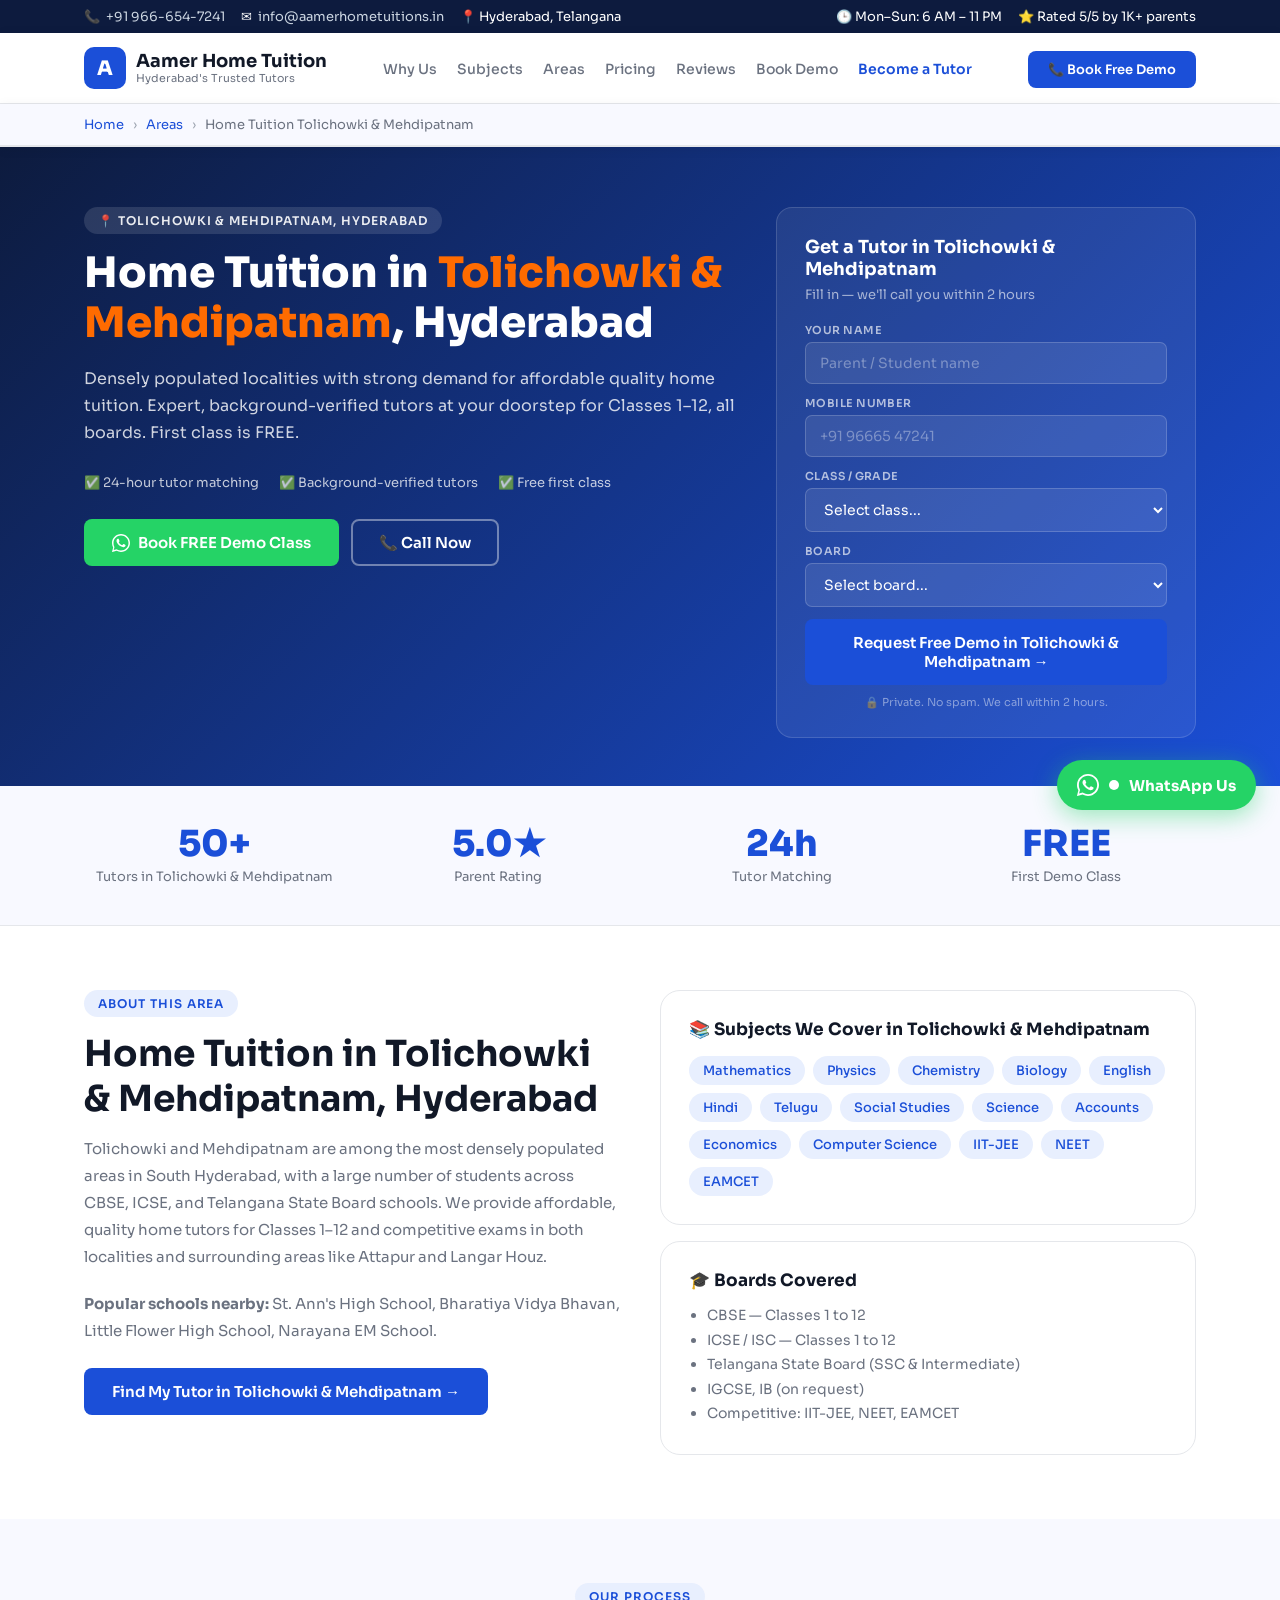
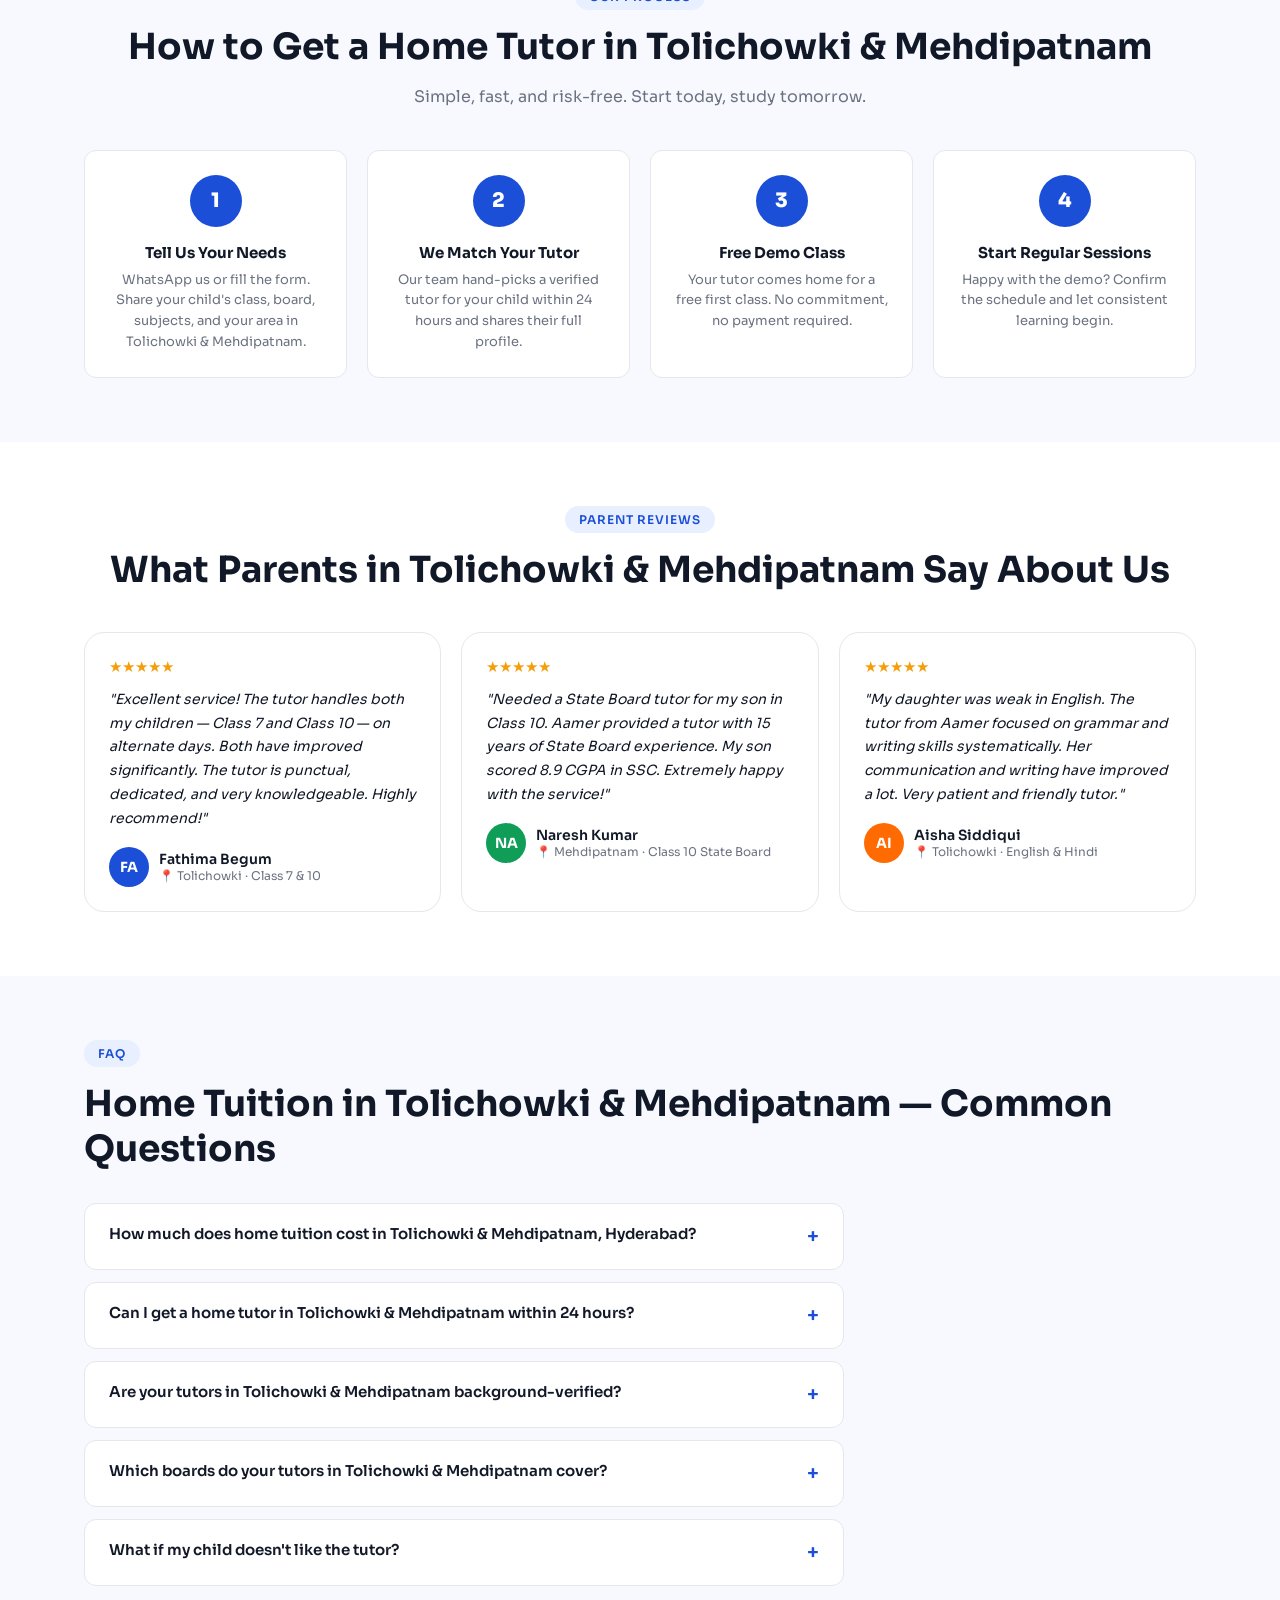
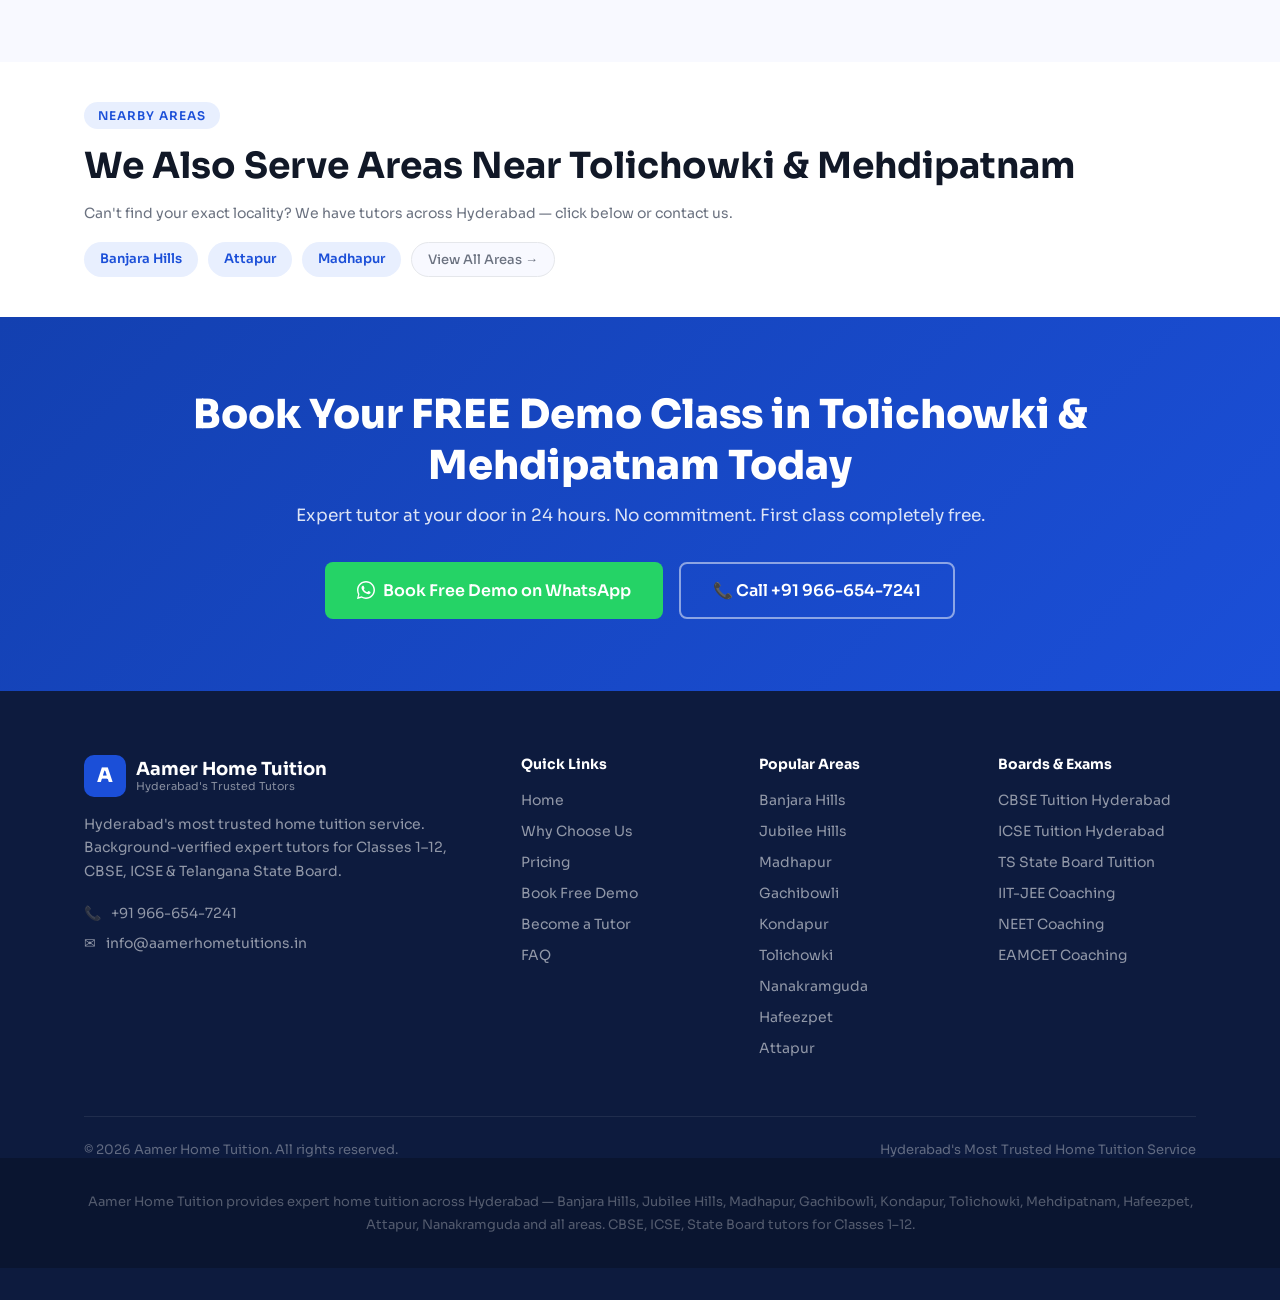
<file: home-tuition-Mehdipatnam.html>
<!DOCTYPE html>
<html lang="en">
<head>
<meta charset="UTF-8">
<meta name="viewport" content="width=device-width, initial-scale=1.0">
<title>Home Tuition in Tolichowki & Mehdipatnam, Hyderabad | Aamer Home Tuition</title>
<meta name="description" content="Expert verified home tutors in Tolichowki & Mehdipatnam, Hyderabad for Classes 1–12. CBSE, ICSE &amp; Telangana State Board specialists. Free demo class. Tutor at your door in 24 hours. Call +91 966-654-7241.">
<meta name="keywords" content="home tuition Tolichowki & Mehdipatnam, home tutor Tolichowki & Mehdipatnam Hyderabad, CBSE tuition Tolichowki & Mehdipatnam, private tutor Tolichowki & Mehdipatnam, tuition near me Tolichowki & Mehdipatnam Hyderabad">
<link rel="canonical" href="https://aamerhometuitions.in/home-tuition-tolichowki-mehdipatnam/">
<meta property="og:title" content="Home Tuition in Tolichowki & Mehdipatnam, Hyderabad | Aamer Home Tuition">
<meta property="og:description" content="Verified expert home tutors in Tolichowki & Mehdipatnam for Classes 1–12. CBSE, ICSE &amp; State Board. Free demo class!">
<meta property="og:url" content="https://aamerhometuitions.in/home-tuition-tolichowki-mehdipatnam/">
<meta property="og:type" content="website">
<link rel="preconnect" href="https://fonts.googleapis.com">
<link href="https://fonts.googleapis.com/css2?family=Sora:wght@300;400;500;600;700;800&display=swap" rel="stylesheet">
<link rel="stylesheet" href="style.css">
<script type="application/ld+json">
{
  "@context":"https://schema.org",
  "@graph":[
    {
      "@type":"LocalBusiness",
      "name":"Aamer Home Tuition — Tolichowki & Mehdipatnam",
      "url":"https://aamerhometuitions.in/home-tuition-tolichowki-mehdipatnam",
      "telephone":"+919666547241",
      "areaServed":"Tolichowki & Mehdipatnam, Hyderabad, Telangana",
      "description":"Expert verified home tutors in Tolichowki & Mehdipatnam, Hyderabad for Classes 1–12. CBSE, ICSE and Telangana State Board.",
      "address":{"@type":"PostalAddress","addressLocality":"Tolichowki & Mehdipatnam","addressRegion":"Telangana","postalCode":"500008","addressCountry":"IN"},
      "geo":{"@type":"GeoCoordinates","latitude":17.3990,"longitude":78.4260},
      "telephone":"+919666547241",
      "priceRange":"₹999–₹3999/month",
      "aggregateRating":{"@type":"AggregateRating","ratingValue":"5.0","reviewCount":"50"}
    },
    {
      "@type":"FAQPage",
      "mainEntity":[
        {"@type":"Question","name":"How much does home tuition cost in Tolichowki & Mehdipatnam?","acceptedAnswer":{"@type":"Answer","text":"Home tuition in Tolichowki & Mehdipatnam starts from ₹999/month for the Foundation Plan (Classes 1–5). Academic Plan is ₹1,999/month (Classes 6–10) and Excellence Plan is ₹3,999/month (Classes 11–12 and competitive exams). The first demo class is always free."}},
        {"@type":"Question","name":"Can I get a home tutor in Tolichowki & Mehdipatnam within 24 hours?","acceptedAnswer":{"@type":"Answer","text":"Yes. We can match you with a verified home tutor in Tolichowki & Mehdipatnam within 24 hours of your enquiry. Our team will call you within 2 hours to understand your requirements."}}
      ]
    }
  ]
}
</script>
<style>
.page-hero{background:linear-gradient(135deg,#0D1B3E 0%,#1B4FD8 100%);color:#fff;padding:60px 0 48px;}
.page-hero-inner{display:grid;grid-template-columns:1fr 420px;gap:40px;align-items:start;}
.page-hero h1{font-size:clamp(26px,4vw,42px);font-weight:800;line-height:1.2;margin-bottom:16px;}
.page-hero h1 em{font-style:normal;color:#FF6B00;}
.page-hero-sub{font-size:16px;color:rgba(255,255,255,0.8);line-height:1.7;margin-bottom:28px;}
.hero-trust-row{display:flex;gap:20px;flex-wrap:wrap;margin-bottom:28px;}
.hero-trust-item{font-size:13px;color:rgba(255,255,255,0.75);display:flex;align-items:center;gap:6px;}
.hero-form{background:rgba(255,255,255,0.07);border:1px solid rgba(255,255,255,0.14);border-radius:16px;padding:28px;}
.form-title{font-size:18px;font-weight:700;margin-bottom:6px;}
.form-sub{font-size:13px;color:rgba(255,255,255,0.6);margin-bottom:20px;}
.form-group{margin-bottom:12px;}
.form-group label{display:block;font-size:11px;font-weight:600;color:rgba(255,255,255,0.65);margin-bottom:5px;text-transform:uppercase;letter-spacing:.04em;}
.form-group input,.form-group select{width:100%;padding:11px 14px;border-radius:7px;border:1px solid rgba(255,255,255,0.18);background:rgba(255,255,255,0.09);color:#fff;font-family:'Sora',sans-serif;font-size:14px;outline:none;}
.form-group input::placeholder{color:rgba(255,255,255,0.35);}
.form-group select option{color:#111;background:#fff;}
.btn-full{width:100%;text-align:center;padding:14px;font-size:15px;}
.form-note{text-align:center;font-size:11px;color:rgba(255,255,255,0.45);margin-top:10px;}
.content-section{padding:64px 0;}
.content-section.alt{background:var(--bg-soft);}
.two-col{display:grid;grid-template-columns:1fr 1fr;gap:40px;align-items:start;}
.info-card{background:#fff;border:1px solid var(--border);border-radius:var(--radius-lg);padding:28px;}
.info-card h3{font-size:17px;font-weight:700;margin-bottom:12px;}
.info-card p,.info-card li{font-size:14px;color:var(--text-muted);line-height:1.75;}
.info-card ul{margin-left:18px;margin-top:8px;}
.subject-chips{display:flex;flex-wrap:wrap;gap:8px;margin-top:16px;}
.chip{background:var(--primary-light);color:var(--primary);border-radius:20px;padding:6px 14px;font-size:13px;font-weight:500;}
.review-grid{display:grid;grid-template-columns:repeat(3,1fr);gap:20px;margin-top:40px;}
.review-card{background:#fff;border:1px solid var(--border);border-radius:var(--radius-lg);padding:24px;}
.review-stars{color:#F59E0B;font-size:15px;margin-bottom:12px;}
.review-text{font-size:14px;color:var(--text);line-height:1.7;margin-bottom:16px;font-style:italic;}
.reviewer{display:flex;align-items:center;gap:10px;}
.reviewer-avatar{width:40px;height:40px;border-radius:50%;display:flex;align-items:center;justify-content:center;font-size:14px;font-weight:700;color:#fff;flex-shrink:0;}
.reviewer-name{font-size:14px;font-weight:600;}
.reviewer-meta{font-size:12px;color:var(--text-muted);}
.nearby-areas{display:flex;flex-wrap:wrap;gap:10px;margin-top:16px;}
.step-row{display:grid;grid-template-columns:repeat(4,1fr);gap:20px;margin-top:40px;}
.step-card{background:#fff;border:1px solid var(--border);border-radius:var(--radius);padding:24px;text-align:center;}
.step-num{width:52px;height:52px;border-radius:50%;background:var(--primary);color:#fff;font-size:20px;font-weight:800;display:flex;align-items:center;justify-content:center;margin:0 auto 16px;}
.step-card h3{font-size:15px;font-weight:700;margin-bottom:8px;}
.step-card p{font-size:13px;color:var(--text-muted);line-height:1.6;}
@media(max-width:900px){
  .page-hero-inner{grid-template-columns:1fr;}
  .two-col{grid-template-columns:1fr;}
  .review-grid{grid-template-columns:1fr;}
  .step-row{grid-template-columns:1fr 1fr;}
}
@media(max-width:600px){
  .step-row{grid-template-columns:1fr;}
}
</style>
</head>
<body>

<div class="mobile-sticky-cta" aria-label="Quick contact bar">
  <a href="tel:+919666547241" class="btn-primary">📞 Call Now</a>
  <a href="https://wa.me/919666547241?text=Hi,%20I%20need%20a%20home%20tutor%20in%20Hyderabad" class="btn-whatsapp"><svg width="18" height="18" viewBox="0 0 24 24" fill="currentColor" aria-hidden="true"><path d="M17.472 14.382c-.297-.149-1.758-.867-2.03-.967-.273-.099-.471-.148-.67.15-.197.297-.767.966-.94 1.164-.173.199-.347.223-.644.075-.297-.15-1.255-.463-2.39-1.475-.883-.788-1.48-1.761-1.653-2.059-.173-.297-.018-.458.13-.606.134-.133.298-.347.446-.52.149-.174.198-.298.298-.497.099-.198.05-.371-.025-.52-.075-.149-.669-1.612-.916-2.207-.242-.579-.487-.5-.669-.51-.173-.008-.371-.01-.57-.01-.198 0-.52.074-.792.372-.272.297-1.04 1.016-1.04 2.479 0 1.462 1.065 2.875 1.213 3.074.149.198 2.096 3.2 5.077 4.487.709.306 1.262.489 1.694.625.712.227 1.36.195 1.871.118.571-.085 1.758-.719 2.006-1.413.248-.694.248-1.289.173-1.413-.074-.124-.272-.198-.57-.347z"/><path d="M12 0C5.373 0 0 5.373 0 12c0 2.117.549 4.103 1.514 5.836L.057 23.571c-.057.217.14.413.357.357l5.735-1.457C7.9 23.451 9.886 24 12 24c6.627 0 12-5.373 12-12S18.627 0 12 0zm0 22c-1.952 0-3.792-.539-5.368-1.476l-.384-.228-3.977 1.01 1.025-3.876-.249-.4A9.92 9.92 0 0 1 2 12C2 6.477 6.477 2 12 2s10 4.477 10 10-4.477 10-10 10z"/></svg> Book Free Demo</a>
</div>
<div class="topbar">
  <div class="container topbar-inner">
    <div class="topbar-badges">
      <div class="topbar-badge">📞 <a href="tel:+919666547241">+91 966-654-7241</a></div>
      <div class="topbar-badge">✉ <a href="mailto:info@aamerhometuitions.in">info@aamerhometuitions.in</a></div>
      <div class="topbar-badge">📍 Hyderabad, Telangana</div>
    </div>
    <div class="topbar-badges">
      <span>🕒 Mon–Sun: 6 AM – 11 PM</span>
      <span>⭐ Rated 5/5 by 1K+ parents</span>
    </div>
  </div>
</div>
<nav>
  <div class="nav-inner">
    <a href="index.html" class="logo" aria-label="Aamer Home Tuition — Home">
      <div class="logo-icon" aria-hidden="true">A</div>
      <div class="logo-text">Aamer Home Tuition<span>Hyderabad's Trusted Tutors</span></div>
    </a>
    <ul class="nav-links" role="list">
      <li><a href="index.html#why">Why Us</a></li>
      <li><a href="index.html#subjects">Subjects</a></li>
      <li><a href="index.html#areas">Areas</a></li>
      <li><a href="index.html#pricing">Pricing</a></li>
      <li><a href="index.html#testimonials">Reviews</a></li>
      <li><a href="book-demo.html">Book Demo</a></li>
      <li><a href="careers.html" style="color:var(--primary);font-weight:600;">Become a Tutor</a></li>
    </ul>
    <div class="nav-actions">
      <a href="tel:+919666547241" class="nav-book-btn">📞 Book Free Demo</a>
    </div>
    <button class="hamburger" onclick="openMobileMenu()" aria-label="Open menu">☰</button>
  </div>
</nav>
<div class="mobile-menu" id="mobileMenu" onclick="closeMobileMenuOutside(event)">
  <div class="mobile-menu-panel">
    <button class="mobile-menu-close" onclick="closeMobileMenu()">✕</button>
    <div class="mobile-menu-logo">
      <div class="logo-icon" aria-hidden="true">A</div>
      <div class="logo-text">Aamer Home Tuition<span>Hyderabad's Trusted Tutors</span></div>
    </div>
    <ul class="mobile-nav-links" role="list">
      <li><a href="index.html#why" onclick="closeMobileMenu()">Why Us</a></li>
      <li><a href="index.html#subjects" onclick="closeMobileMenu()">Subjects</a></li>
      <li><a href="index.html#areas" onclick="closeMobileMenu()">Areas</a></li>
      <li><a href="index.html#pricing" onclick="closeMobileMenu()">Pricing</a></li>
      <li><a href="index.html#testimonials" onclick="closeMobileMenu()">Reviews</a></li>
      <li><a href="book-demo.html">Book Free Demo</a></li>
      <li><a href="careers.html">Become a Tutor</a></li>
    </ul>
    <div class="mobile-nav-cta">
      <a href="tel:+919666547241" class="btn-primary">📞 Call: +91 966-654-7241</a>
      <a href="https://wa.me/919666547241" class="btn-whatsapp"><svg width="18" height="18" viewBox="0 0 24 24" fill="currentColor" aria-hidden="true"><path d="M17.472 14.382c-.297-.149-1.758-.867-2.03-.967-.273-.099-.471-.148-.67.15-.197.297-.767.966-.94 1.164-.173.199-.347.223-.644.075-.297-.15-1.255-.463-2.39-1.475-.883-.788-1.48-1.761-1.653-2.059-.173-.297-.018-.458.13-.606.134-.133.298-.347.446-.52.149-.174.198-.298.298-.497.099-.198.05-.371-.025-.52-.075-.149-.669-1.612-.916-2.207-.242-.579-.487-.5-.669-.51-.173-.008-.371-.01-.57-.01-.198 0-.52.074-.792.372-.272.297-1.04 1.016-1.04 2.479 0 1.462 1.065 2.875 1.213 3.074.149.198 2.096 3.2 5.077 4.487.709.306 1.262.489 1.694.625.712.227 1.36.195 1.871.118.571-.085 1.758-.719 2.006-1.413.248-.694.248-1.289.173-1.413-.074-.124-.272-.198-.57-.347z"/><path d="M12 0C5.373 0 0 5.373 0 12c0 2.117.549 4.103 1.514 5.836L.057 23.571c-.057.217.14.413.357.357l5.735-1.457C7.9 23.451 9.886 24 12 24c6.627 0 12-5.373 12-12S18.627 0 12 0zm0 22c-1.952 0-3.792-.539-5.368-1.476l-.384-.228-3.977 1.01 1.025-3.876-.249-.4A9.92 9.92 0 0 1 2 12C2 6.477 6.477 2 12 2s10 4.477 10 10-4.477 10-10 10z"/></svg> WhatsApp Us</a>
    </div>
  </div>
</div>

<nav aria-label="Breadcrumb">
  <div class="breadcrumb">
    <div class="container">
      <a href="index.html">Home</a>
      <span>›</span>
      <a href="index.html#areas">Areas</a>
      <span>›</span>
      Home Tuition Tolichowki & Mehdipatnam
    </div>
  </div>
</nav>

<section class="page-hero">
  <div class="container">
    <div class="page-hero-inner">
      <div>
        <div class="section-tag" style="background:rgba(255,255,255,0.12);color:rgba(255,255,255,0.9);">📍 Tolichowki & Mehdipatnam, Hyderabad</div>
        <h1>Home Tuition in <em>Tolichowki & Mehdipatnam</em>, Hyderabad</h1>
        <p class="page-hero-sub">Densely populated localities with strong demand for affordable quality home tuition. Expert, background-verified tutors at your doorstep for Classes 1–12, all boards. First class is FREE.</p>
        <div class="hero-trust-row">
          <div class="hero-trust-item">✅ 24-hour tutor matching</div>
          <div class="hero-trust-item">✅ Background-verified tutors</div>
          <div class="hero-trust-item">✅ Free first class</div>
        </div>
        <div style="display:flex;gap:12px;flex-wrap:wrap;">
          <a href="https://wa.me/919666547241?text=Hi,%20I%20need%20a%20home%20tutor%20in%20Tolichowki%20&%20Mehdipatnam,%20Hyderabad" class="btn-whatsapp"><svg width="18" height="18" viewBox="0 0 24 24" fill="currentColor" aria-hidden="true"><path d="M17.472 14.382c-.297-.149-1.758-.867-2.03-.967-.273-.099-.471-.148-.67.15-.197.297-.767.966-.94 1.164-.173.199-.347.223-.644.075-.297-.15-1.255-.463-2.39-1.475-.883-.788-1.48-1.761-1.653-2.059-.173-.297-.018-.458.13-.606.134-.133.298-.347.446-.52.149-.174.198-.298.298-.497.099-.198.05-.371-.025-.52-.075-.149-.669-1.612-.916-2.207-.242-.579-.487-.5-.669-.51-.173-.008-.371-.01-.57-.01-.198 0-.52.074-.792.372-.272.297-1.04 1.016-1.04 2.479 0 1.462 1.065 2.875 1.213 3.074.149.198 2.096 3.2 5.077 4.487.709.306 1.262.489 1.694.625.712.227 1.36.195 1.871.118.571-.085 1.758-.719 2.006-1.413.248-.694.248-1.289.173-1.413-.074-.124-.272-.198-.57-.347z"/><path d="M12 0C5.373 0 0 5.373 0 12c0 2.117.549 4.103 1.514 5.836L.057 23.571c-.057.217.14.413.357.357l5.735-1.457C7.9 23.451 9.886 24 12 24c6.627 0 12-5.373 12-12S18.627 0 12 0zm0 22c-1.952 0-3.792-.539-5.368-1.476l-.384-.228-3.977 1.01 1.025-3.876-.249-.4A9.92 9.92 0 0 1 2 12C2 6.477 6.477 2 12 2s10 4.477 10 10-4.477 10-10 10z"/></svg> Book FREE Demo Class</a>
          <a href="tel:+919666547241" class="btn-outline" style="color:#fff;border-color:rgba(255,255,255,0.4);">📞 Call Now</a>
        </div>
      </div>
      <div class="hero-form">
        <div class="form-title">Get a Tutor in Tolichowki & Mehdipatnam</div>
        <div class="form-sub">Fill in — we'll call you within 2 hours</div>
        <div class="form-group"><label for="f-name">Your Name</label><input type="text" id="f-name" placeholder="Parent / Student name"></div>
        <div class="form-group"><label for="f-phone">Mobile Number</label><input type="tel" id="f-phone" placeholder="+91 96665 47241"></div>
        <div class="form-group"><label for="f-class">Class / Grade</label>
          <select id="f-class">
            <option value="">Select class...</option>
            <option>Class 1–5 (Primary)</option><option>Class 6–8 (Middle)</option>
            <option>Class 9–10 (SSC/CBSE)</option><option>Class 11–12 (Intermediate)</option>
            <option>IIT-JEE / NEET / EAMCET</option>
          </select></div>
        <div class="form-group"><label for="f-board">Board</label>
          <select id="f-board">
            <option value="">Select board...</option>
            <option>CBSE</option><option>ICSE</option><option>Telangana State Board</option><option>Not sure</option>
          </select></div>
        <button onclick="submitAreaForm()" class="btn-primary btn-full">Request Free Demo in Tolichowki & Mehdipatnam →</button>
        <div class="form-note">🔒 Private. No spam. We call within 2 hours.</div>
      </div>
    </div>
  </div>
</section>

<section style="background:var(--bg-soft);padding:40px 0;border-bottom:1px solid var(--border);">
  <div class="container">
    <div style="display:grid;grid-template-columns:repeat(4,1fr);gap:24px;">
      <div class="stat-card"><div class="stat-num">50+</div><div class="stat-label">Tutors in Tolichowki & Mehdipatnam</div></div>
      <div class="stat-card"><div class="stat-num">5.0★</div><div class="stat-label">Parent Rating</div></div>
      <div class="stat-card"><div class="stat-num">24h</div><div class="stat-label">Tutor Matching</div></div>
      <div class="stat-card"><div class="stat-num">FREE</div><div class="stat-label">First Demo Class</div></div>
    </div>
  </div>
</section>

<section class="content-section">
  <div class="container">
    <div class="two-col">
      <div>
        <div class="section-tag">About This Area</div>
        <h2 class="section-title">Home Tuition in Tolichowki & Mehdipatnam, Hyderabad</h2>
        <p style="font-size:15px;color:var(--text-muted);line-height:1.8;margin-bottom:20px;">Tolichowki and Mehdipatnam are among the most densely populated areas in South Hyderabad, with a large number of students across CBSE, ICSE, and Telangana State Board schools. We provide affordable, quality home tutors for Classes 1–12 and competitive exams in both localities and surrounding areas like Attapur and Langar Houz.</p>
        <p style="font-size:15px;color:var(--text-muted);line-height:1.8;"><strong>Popular schools nearby:</strong> St. Ann's High School, Bharatiya Vidya Bhavan, Little Flower High School, Narayana EM School.</p>
        <div style="margin-top:24px;">
          <a href="https://wa.me/919666547241?text=Hi,%20I%20need%20a%20home%20tutor%20in%20Tolichowki%20&%20Mehdipatnam" class="btn-primary">Find My Tutor in Tolichowki & Mehdipatnam →</a>
        </div>
      </div>
      <div>
        <div class="info-card" style="margin-bottom:16px;">
          <h3>📚 Subjects We Cover in Tolichowki & Mehdipatnam</h3>
          <div class="subject-chips">
            <span class="chip">Mathematics</span><span class="chip">Physics</span><span class="chip">Chemistry</span>
            <span class="chip">Biology</span><span class="chip">English</span><span class="chip">Hindi</span>
            <span class="chip">Telugu</span><span class="chip">Social Studies</span><span class="chip">Science</span>
            <span class="chip">Accounts</span><span class="chip">Economics</span><span class="chip">Computer Science</span>
            <span class="chip">IIT-JEE</span><span class="chip">NEET</span><span class="chip">EAMCET</span>
          </div>
        </div>
        <div class="info-card">
          <h3>🎓 Boards Covered</h3>
          <ul>
            <li>CBSE — Classes 1 to 12</li>
            <li>ICSE / ISC — Classes 1 to 12</li>
            <li>Telangana State Board (SSC & Intermediate)</li>
            <li>IGCSE, IB (on request)</li>
            <li>Competitive: IIT-JEE, NEET, EAMCET</li>
          </ul>
        </div>
      </div>
    </div>
  </div>
</section>

<section class="content-section alt">
  <div class="container">
    <div class="text-center">
      <div class="section-tag">Our Process</div>
      <h2 class="section-title">How to Get a Home Tutor in Tolichowki & Mehdipatnam</h2>
      <p class="section-sub">Simple, fast, and risk-free. Start today, study tomorrow.</p>
    </div>
    <div class="step-row">
      <div class="step-card"><div class="step-num">1</div><h3>Tell Us Your Needs</h3><p>WhatsApp us or fill the form. Share your child's class, board, subjects, and your area in Tolichowki & Mehdipatnam.</p></div>
      <div class="step-card"><div class="step-num">2</div><h3>We Match Your Tutor</h3><p>Our team hand-picks a verified tutor for your child within 24 hours and shares their full profile.</p></div>
      <div class="step-card"><div class="step-num">3</div><h3>Free Demo Class</h3><p>Your tutor comes home for a free first class. No commitment, no payment required.</p></div>
      <div class="step-card"><div class="step-num">4</div><h3>Start Regular Sessions</h3><p>Happy with the demo? Confirm the schedule and let consistent learning begin.</p></div>
    </div>
  </div>
</section>

<section class="content-section">
  <div class="container">
    <div class="text-center">
      <div class="section-tag">Parent Reviews</div>
      <h2 class="section-title">What Parents in Tolichowki & Mehdipatnam Say About Us</h2>
    </div>
    <div class="review-grid">
      <article class="review-card">
        <div class="review-stars" aria-label="5 stars">★★★★★</div>
        <p class="review-text">"Excellent service! The tutor handles both my children — Class 7 and Class 10 — on alternate days. Both have improved significantly. The tutor is punctual, dedicated, and very knowledgeable. Highly recommend!"</p>
        <div class="reviewer">
          <div class="reviewer-avatar" style="background:#1B4FD8;">FA</div>
          <div><div class="reviewer-name">Fathima Begum</div><div class="reviewer-meta">📍 Tolichowki · Class 7 & 10</div></div>
        </div>
      </article>
      <article class="review-card">
        <div class="review-stars" aria-label="5 stars">★★★★★</div>
        <p class="review-text">"Needed a State Board tutor for my son in Class 10. Aamer provided a tutor with 15 years of State Board experience. My son scored 8.9 CGPA in SSC. Extremely happy with the service!"</p>
        <div class="reviewer">
          <div class="reviewer-avatar" style="background:#0F9D58;">NA</div>
          <div><div class="reviewer-name">Naresh Kumar</div><div class="reviewer-meta">📍 Mehdipatnam · Class 10 State Board</div></div>
        </div>
      </article>
      <article class="review-card">
        <div class="review-stars" aria-label="5 stars">★★★★★</div>
        <p class="review-text">"My daughter was weak in English. The tutor from Aamer focused on grammar and writing skills systematically. Her communication and writing have improved a lot. Very patient and friendly tutor."</p>
        <div class="reviewer">
          <div class="reviewer-avatar" style="background:#FF6B00;">AI</div>
          <div><div class="reviewer-name">Aisha Siddiqui</div><div class="reviewer-meta">📍 Tolichowki · English & Hindi</div></div>
        </div>
      </article>
    </div>
  </div>
</section>

<section class="content-section alt">
  <div class="container">
    <div class="section-tag">FAQ</div>
    <h2 class="section-title">Home Tuition in Tolichowki & Mehdipatnam — Common Questions</h2>
    <div style="max-width:760px;margin-top:32px;">
      <div class="faq-item" onclick="toggleFaq(this)">
        <div class="faq-q">How much does home tuition cost in Tolichowki & Mehdipatnam, Hyderabad? <span class="faq-icon" aria-hidden="true">+</span></div>
        <div class="faq-a">Home tuition in Tolichowki & Mehdipatnam starts from ₹999/month for the Foundation Plan (Classes 1–5, 1 subject, 3 sessions/week). The Academic Plan is ₹1,999/month (Classes 6–10, up to 3 subjects) and the Excellence Plan is ₹3,999/month (Classes 11–12 and competitive exams). The first demo class is always completely free.</div>
      </div>
      <div class="faq-item" onclick="toggleFaq(this)">
        <div class="faq-q">Can I get a home tutor in Tolichowki & Mehdipatnam within 24 hours? <span class="faq-icon" aria-hidden="true">+</span></div>
        <div class="faq-a">Yes. We match you with a verified home tutor in Tolichowki & Mehdipatnam within 24 hours of your enquiry. After you contact us, our team calls you within 2 hours to understand your requirements and find the perfect match.</div>
      </div>
      <div class="faq-item" onclick="toggleFaq(this)">
        <div class="faq-q">Are your tutors in Tolichowki & Mehdipatnam background-verified? <span class="faq-icon" aria-hidden="true">+</span></div>
        <div class="faq-a">Yes. Every tutor undergoes identity verification, degree verification, a background check, and a live teaching assessment before being allowed to teach. We share the tutor's full profile — including qualifications, experience, and photo — before the first class.</div>
      </div>
      <div class="faq-item" onclick="toggleFaq(this)">
        <div class="faq-q">Which boards do your tutors in Tolichowki & Mehdipatnam cover? <span class="faq-icon" aria-hidden="true">+</span></div>
        <div class="faq-a">Our tutors in Tolichowki & Mehdipatnam cover CBSE, ICSE/ISC, and Telangana State Board (SSC and Intermediate). We also have specialists for IGCSE, IB, IIT-JEE, NEET, and EAMCET.</div>
      </div>
      <div class="faq-item" onclick="toggleFaq(this)">
        <div class="faq-q">What if my child doesn't like the tutor? <span class="faq-icon" aria-hidden="true">+</span></div>
        <div class="faq-a">We offer a free tutor replacement guarantee. If your child is not comfortable with the tutor or not seeing results within 60 days, we will find a new, better-matched tutor at no charge.</div>
      </div>
    </div>
  </div>
</section>

<section class="content-section" style="padding:40px 0;">
  <div class="container">
    <div class="section-tag">Nearby Areas</div>
    <h2 class="section-title" style="margin-bottom:16px;">We Also Serve Areas Near Tolichowki & Mehdipatnam</h2>
    <p style="font-size:14px;color:var(--text-muted);margin-bottom:20px;">Can't find your exact locality? We have tutors across Hyderabad — click below or contact us.</p>
    <div class="nearby-areas">
      <a href="home-tuition-banjara-hills.html" style="background:var(--primary-light);color:var(--primary);padding:8px 16px;border-radius:20px;font-size:13px;font-weight:600;">Banjara Hills</a><a href="home-tuition-attapur.html" style="background:var(--primary-light);color:var(--primary);padding:8px 16px;border-radius:20px;font-size:13px;font-weight:600;">Attapur</a><a href="home-tuition-madhapur.html" style="background:var(--primary-light);color:var(--primary);padding:8px 16px;border-radius:20px;font-size:13px;font-weight:600;">Madhapur</a>
      <a href="index.html#areas" style="background:var(--bg-soft);border:1px solid var(--border);color:var(--text-muted);padding:8px 16px;border-radius:20px;font-size:13px;font-weight:500;">View All Areas →</a>
    </div>
  </div>
</section>

<section class="cta-banner">
  <div class="container">
    <h2>Book Your FREE Demo Class in Tolichowki & Mehdipatnam Today</h2>
    <p>Expert tutor at your door in 24 hours. No commitment. First class completely free.</p>
    <div class="cta-actions">
      <a href="https://wa.me/919666547241?text=Hi,%20I%20need%20a%20home%20tutor%20in%20Tolichowki%20&%20Mehdipatnam,%20Hyderabad" class="btn-whatsapp" style="font-size:16px;padding:16px 32px;"><svg width="18" height="18" viewBox="0 0 24 24" fill="currentColor" aria-hidden="true"><path d="M17.472 14.382c-.297-.149-1.758-.867-2.03-.967-.273-.099-.471-.148-.67.15-.197.297-.767.966-.94 1.164-.173.199-.347.223-.644.075-.297-.15-1.255-.463-2.39-1.475-.883-.788-1.48-1.761-1.653-2.059-.173-.297-.018-.458.13-.606.134-.133.298-.347.446-.52.149-.174.198-.298.298-.497.099-.198.05-.371-.025-.52-.075-.149-.669-1.612-.916-2.207-.242-.579-.487-.5-.669-.51-.173-.008-.371-.01-.57-.01-.198 0-.52.074-.792.372-.272.297-1.04 1.016-1.04 2.479 0 1.462 1.065 2.875 1.213 3.074.149.198 2.096 3.2 5.077 4.487.709.306 1.262.489 1.694.625.712.227 1.36.195 1.871.118.571-.085 1.758-.719 2.006-1.413.248-.694.248-1.289.173-1.413-.074-.124-.272-.198-.57-.347z"/><path d="M12 0C5.373 0 0 5.373 0 12c0 2.117.549 4.103 1.514 5.836L.057 23.571c-.057.217.14.413.357.357l5.735-1.457C7.9 23.451 9.886 24 12 24c6.627 0 12-5.373 12-12S18.627 0 12 0zm0 22c-1.952 0-3.792-.539-5.368-1.476l-.384-.228-3.977 1.01 1.025-3.876-.249-.4A9.92 9.92 0 0 1 2 12C2 6.477 6.477 2 12 2s10 4.477 10 10-4.477 10-10 10z"/></svg> Book Free Demo on WhatsApp</a>
      <a href="tel:+919666547241" class="btn-outline" style="color:#fff;border-color:rgba(255,255,255,0.5);font-size:16px;padding:16px 32px;">📞 Call +91 966-654-7241</a>
    </div>
  </div>
</section>


<footer>
  <div class="container">
    <div class="footer-grid">
      <div class="footer-col footer-brand">
        <div class="logo">
          <div class="logo-icon" aria-hidden="true">A</div>
          <div class="logo-text" style="color:#fff;">Aamer Home Tuition<span style="color:rgba(255,255,255,0.5)">Hyderabad's Trusted Tutors</span></div>
        </div>
        <p>Hyderabad's most trusted home tuition service. Background-verified expert tutors for Classes 1–12, CBSE, ICSE &amp; Telangana State Board.</p>
        <div class="footer-contact-item">📞 <a href="tel:+919666547241" style="color:inherit;">+91 966-654-7241</a></div>
        <div class="footer-contact-item">✉ <a href="mailto:info@aamerhometuitions.in" style="color:inherit;">info@aamerhometuitions.in</a></div>
      </div>
      <div class="footer-col">
        <h4>Quick Links</h4>
        <ul>
          <li><a href="index.html">Home</a></li>
          <li><a href="index.html#why">Why Choose Us</a></li>
          <li><a href="index.html#pricing">Pricing</a></li>
          <li><a href="book-demo.html">Book Free Demo</a></li>
          <li><a href="careers.html">Become a Tutor</a></li>
          <li><a href="index.html#faq">FAQ</a></li>
        </ul>
      </div>
      <div class="footer-col">
        <h4>Popular Areas</h4>
        <ul>
          <li><a href="home-tuition-banjara-hills.html">Banjara Hills</a></li>
          <li><a href="home-tuition-jubilee-hills.html">Jubilee Hills</a></li>
          <li><a href="home-tuition-madhapur.html">Madhapur</a></li>
          <li><a href="home-tuition-gachibowli.html">Gachibowli</a></li>
          <li><a href="home-tuition-kondapur.html">Kondapur</a></li>
          <li><a href="home-tuition-tolichowki-mehdipatnam.html">Tolichowki</a></li>
          <li><a href="home-tuition-nanakramguda.html">Nanakramguda</a></li>
          <li><a href="home-tuition-hafeezpet.html">Hafeezpet</a></li>
          <li><a href="home-tuition-attapur.html">Attapur</a></li>
        </ul>
      </div>
      <div class="footer-col">
        <h4>Boards &amp; Exams</h4>
        <ul>
          <li><a href="index.html#why">CBSE Tuition Hyderabad</a></li>
          <li><a href="index.html#why">ICSE Tuition Hyderabad</a></li>
          <li><a href="index.html#why">TS State Board Tuition</a></li>
          <li><a href="index.html#why">IIT-JEE Coaching</a></li>
          <li><a href="index.html#why">NEET Coaching</a></li>
          <li><a href="index.html#why">EAMCET Coaching</a></li>
        </ul>
      </div>
    </div>
    <div class="footer-bottom">
      <span>© 2026 Aamer Home Tuition. All rights reserved.</span>
      <span>Hyderabad's Most Trusted Home Tuition Service</span>
    </div>
  </div>
  <div class="footer-seo">
    <div class="container">
      <p class="footer-seo-text">Aamer Home Tuition provides expert home tuition across Hyderabad — Banjara Hills, Jubilee Hills, Madhapur, Gachibowli, Kondapur, Tolichowki, Mehdipatnam, Hafeezpet, Attapur, Nanakramguda and all areas. CBSE, ICSE, State Board tutors for Classes 1–12.</p>
    </div>
  </div>
</footer>
<div class="wa-float" aria-label="Chat on WhatsApp">
  <a href="https://wa.me/919666547241?text=Hi,%20I%20need%20a%20home%20tutor%20in%20Hyderabad" target="_blank" rel="noopener">
    <svg width="22" height="22" viewBox="0 0 24 24" fill="currentColor" aria-hidden="true"><path d="M17.472 14.382c-.297-.149-1.758-.867-2.03-.967-.273-.099-.471-.148-.67.15-.197.297-.767.966-.94 1.164-.173.199-.347.223-.644.075-.297-.15-1.255-.463-2.39-1.475-.883-.788-1.48-1.761-1.653-2.059-.173-.297-.018-.458.13-.606.134-.133.298-.347.446-.52.149-.174.198-.298.298-.497.099-.198.05-.371-.025-.52-.075-.149-.669-1.612-.916-2.207-.242-.579-.487-.5-.669-.51-.173-.008-.371-.01-.57-.01-.198 0-.52.074-.792.372-.272.297-1.04 1.016-1.04 2.479 0 1.462 1.065 2.875 1.213 3.074.149.198 2.096 3.2 5.077 4.487.709.306 1.262.489 1.694.625.712.227 1.36.195 1.871.118.571-.085 1.758-.719 2.006-1.413.248-.694.248-1.289.173-1.413-.074-.124-.272-.198-.57-.347z"/><path d="M12 0C5.373 0 0 5.373 0 12c0 2.117.549 4.103 1.514 5.836L.057 23.571c-.057.217.14.413.357.357l5.735-1.457C7.9 23.451 9.886 24 12 24c6.627 0 12-5.373 12-12S18.627 0 12 0zm0 22c-1.952 0-3.792-.539-5.368-1.476l-.384-.228-3.977 1.01 1.025-3.876-.249-.4A9.92 9.92 0 0 1 2 12C2 6.477 6.477 2 12 2s10 4.477 10 10-4.477 10-10 10z"/></svg>
    <div class="wa-dot" aria-hidden="true"></div>
    WhatsApp Us
  </a>
</div>
<script>
function openMobileMenu(){document.getElementById('mobileMenu').classList.add('open');document.body.style.overflow='hidden';}
function closeMobileMenu(){document.getElementById('mobileMenu').classList.remove('open');document.body.style.overflow='';}
function closeMobileMenuOutside(e){if(e.target===document.getElementById('mobileMenu'))closeMobileMenu();}
function toggleFaq(el){const isOpen=el.classList.contains('open');document.querySelectorAll('.faq-item.open').forEach(i=>i.classList.remove('open'));if(!isOpen)el.classList.add('open');}
</script>

<script>
function submitAreaForm(){
  const name=document.getElementById('f-name').value.trim();
  const phone=document.getElementById('f-phone').value.trim();
  if(!name||!phone){alert('Please enter your name and mobile number.');return;}
  const cls=document.getElementById('f-class').value;
  const board=document.getElementById('f-board').value;
  const msg=`Hi, I need a home tutor in Tolichowki & Mehdipatnam, Hyderabad.\nName: ${name}\nPhone: ${phone}\nClass: ${cls||'Not specified'}\nBoard: ${board||'Not specified'}\nPlease call me for a free demo class.`;
  window.open(`https://wa.me/919666547241?text=${encodeURIComponent(msg)}`,'_blank');
}
</script>
</body>
</html>
</file>
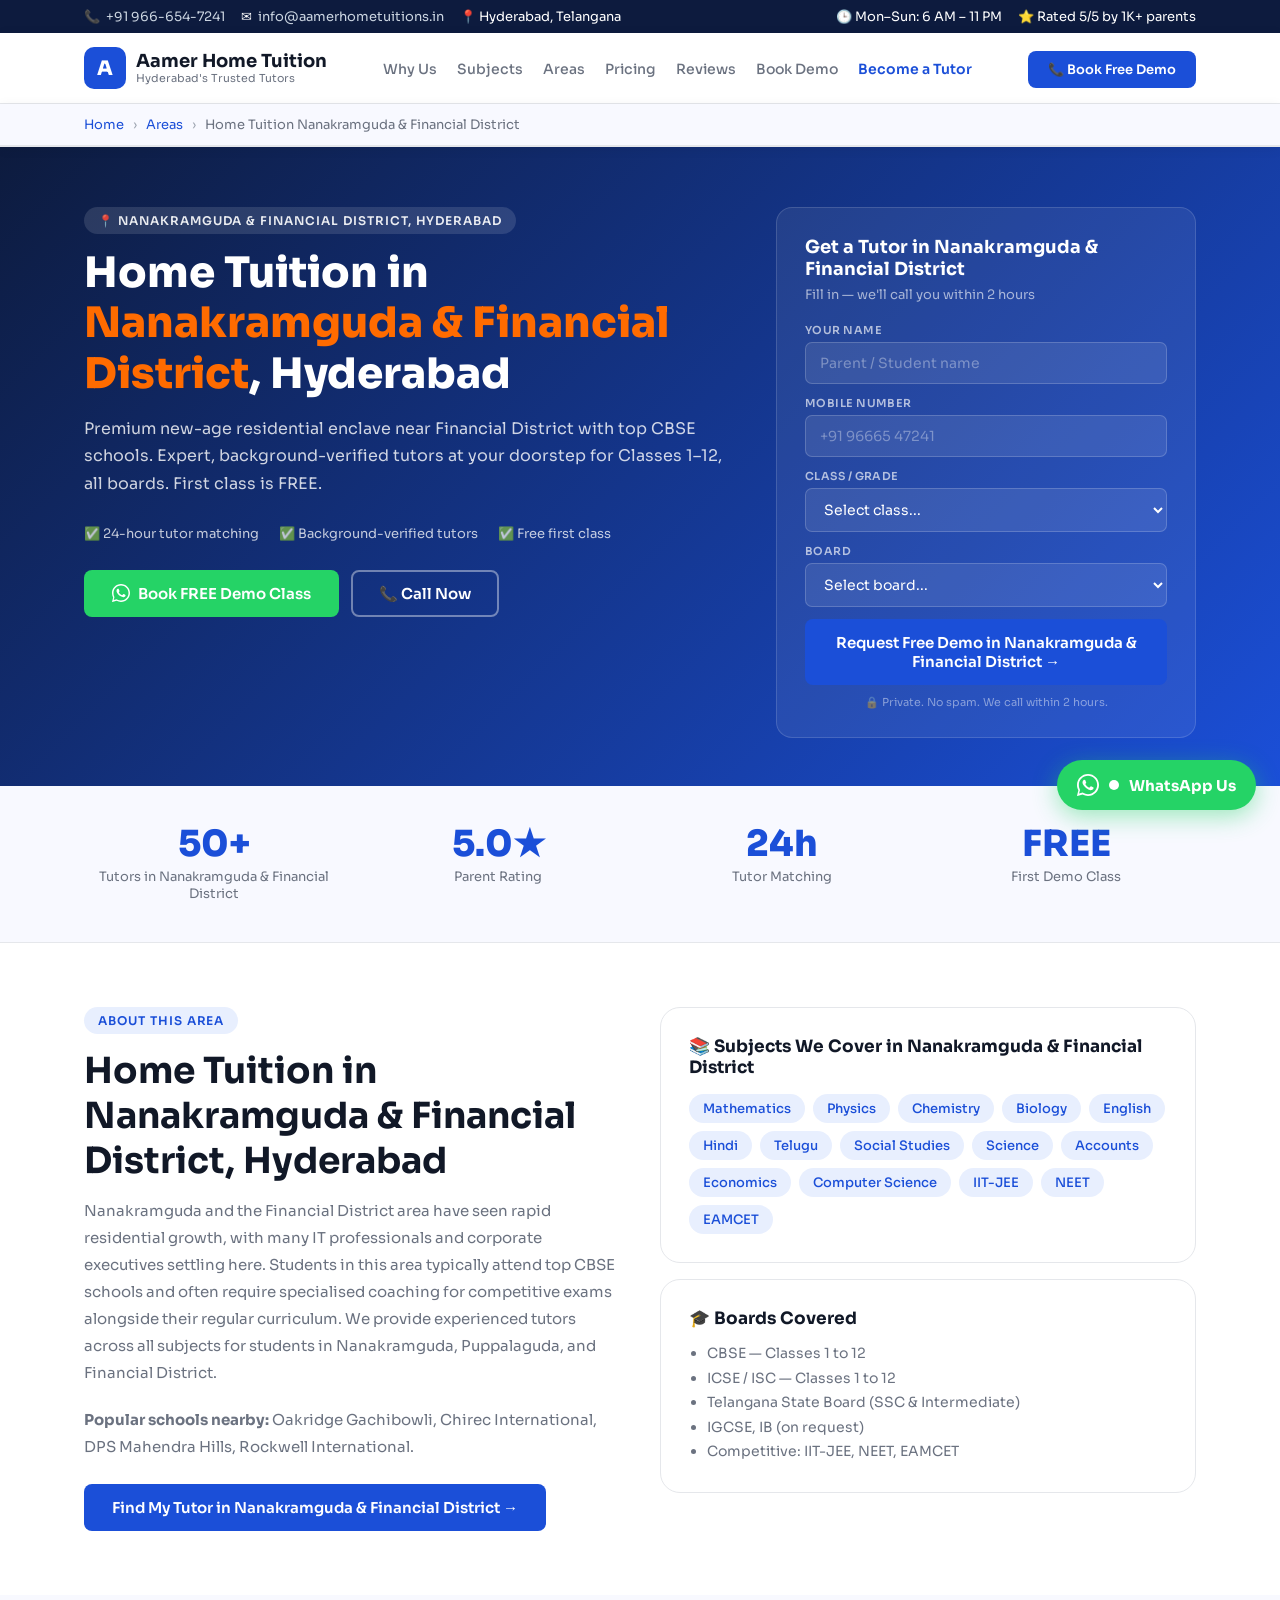
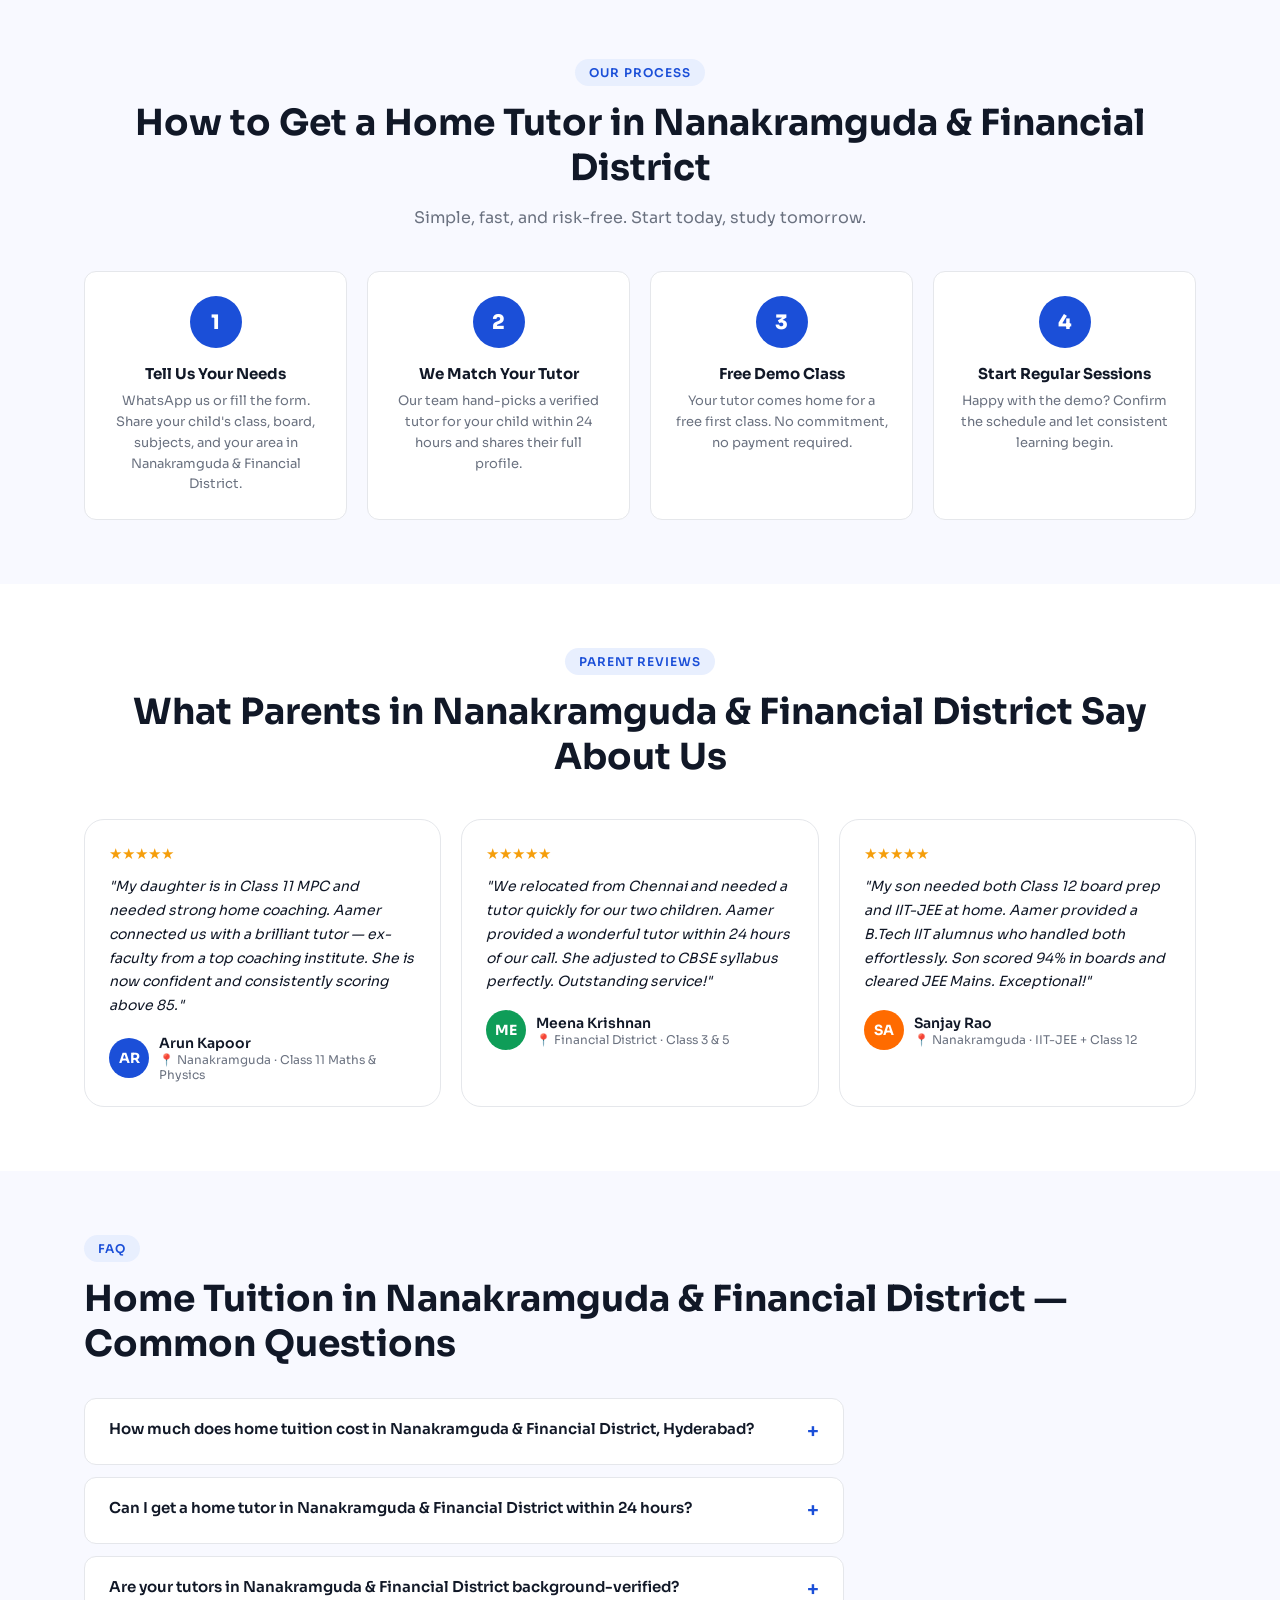
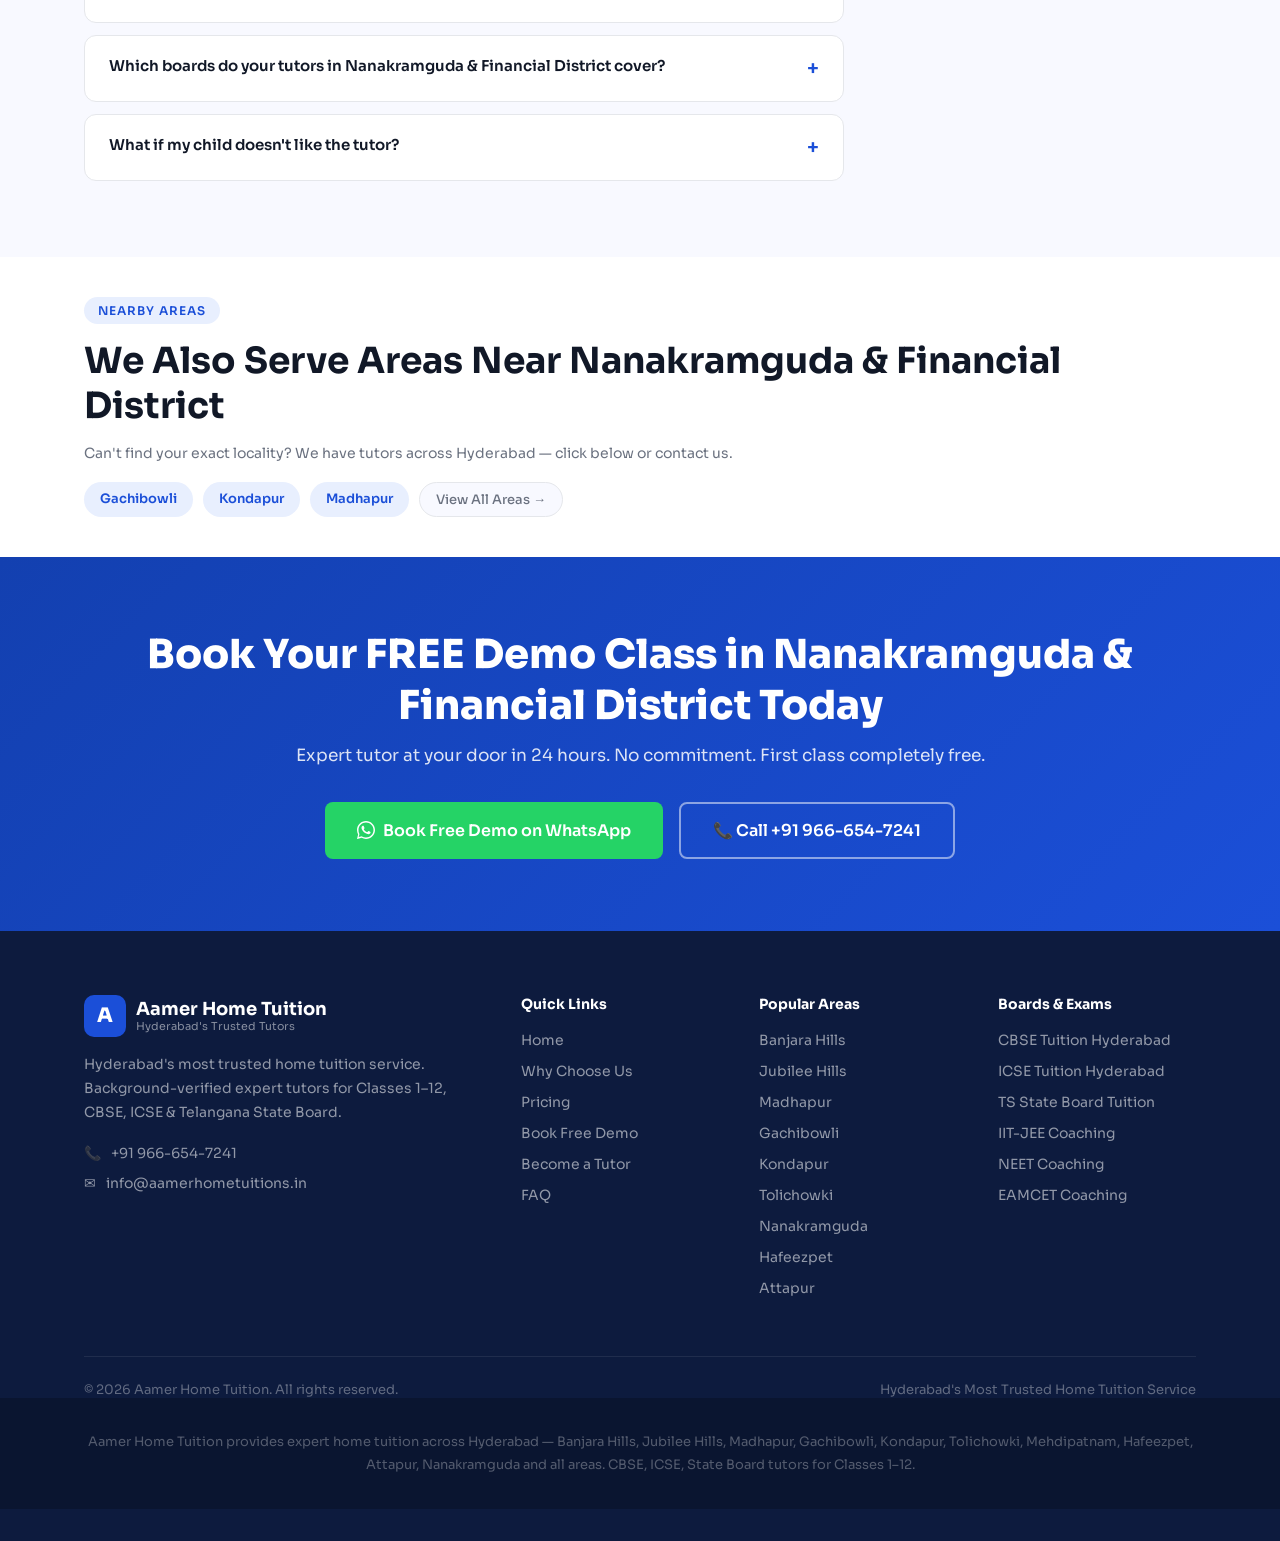
<file: home-tuition-nanakramguda.html>
<!DOCTYPE html>
<html lang="en">
<head>
<meta charset="UTF-8">
<meta name="viewport" content="width=device-width, initial-scale=1.0">
<title>Home Tuition in Nanakramguda & Financial District, Hyderabad | Aamer Home Tuition</title>
<meta name="description" content="Expert verified home tutors in Nanakramguda & Financial District, Hyderabad for Classes 1–12. CBSE, ICSE &amp; Telangana State Board specialists. Free demo class. Tutor at your door in 24 hours. Call +91 966-654-7241.">
<meta name="keywords" content="home tuition Nanakramguda & Financial District, home tutor Nanakramguda & Financial District Hyderabad, CBSE tuition Nanakramguda & Financial District, private tutor Nanakramguda & Financial District, tuition near me Nanakramguda & Financial District Hyderabad">
<link rel="canonical" href="https://aamerhometuitions.in/home-tuition-nanakramguda/">
<meta property="og:title" content="Home Tuition in Nanakramguda & Financial District, Hyderabad | Aamer Home Tuition">
<meta property="og:description" content="Verified expert home tutors in Nanakramguda & Financial District for Classes 1–12. CBSE, ICSE &amp; State Board. Free demo class!">
<meta property="og:url" content="https://aamerhometuitions.in/home-tuition-nanakramguda/">
<meta property="og:type" content="website">
<link rel="preconnect" href="https://fonts.googleapis.com">
<link href="https://fonts.googleapis.com/css2?family=Sora:wght@300;400;500;600;700;800&display=swap" rel="stylesheet">
<link rel="stylesheet" href="style.css">
<script type="application/ld+json">
{
  "@context":"https://schema.org",
  "@graph":[
    {
      "@type":"LocalBusiness",
      "name":"Aamer Home Tuition — Nanakramguda & Financial District",
      "url":"https://aamerhometuitions.in/home-tuition-nanakramguda",
      "telephone":"+919666547241",
      "areaServed":"Nanakramguda & Financial District, Hyderabad, Telangana",
      "description":"Expert verified home tutors in Nanakramguda & Financial District, Hyderabad for Classes 1–12. CBSE, ICSE and Telangana State Board.",
      "address":{"@type":"PostalAddress","addressLocality":"Nanakramguda & Financial District","addressRegion":"Telangana","postalCode":"500032","addressCountry":"IN"},
      "geo":{"@type":"GeoCoordinates","latitude":17.4187,"longitude":78.3520},
      "telephone":"+919666547241",
      "priceRange":"₹999–₹3999/month",
      "aggregateRating":{"@type":"AggregateRating","ratingValue":"5.0","reviewCount":"50"}
    },
    {
      "@type":"FAQPage",
      "mainEntity":[
        {"@type":"Question","name":"How much does home tuition cost in Nanakramguda & Financial District?","acceptedAnswer":{"@type":"Answer","text":"Home tuition in Nanakramguda & Financial District starts from ₹999/month for the Foundation Plan (Classes 1–5). Academic Plan is ₹1,999/month (Classes 6–10) and Excellence Plan is ₹3,999/month (Classes 11–12 and competitive exams). The first demo class is always free."}},
        {"@type":"Question","name":"Can I get a home tutor in Nanakramguda & Financial District within 24 hours?","acceptedAnswer":{"@type":"Answer","text":"Yes. We can match you with a verified home tutor in Nanakramguda & Financial District within 24 hours of your enquiry. Our team will call you within 2 hours to understand your requirements."}}
      ]
    }
  ]
}
</script>
<style>
.page-hero{background:linear-gradient(135deg,#0D1B3E 0%,#1B4FD8 100%);color:#fff;padding:60px 0 48px;}
.page-hero-inner{display:grid;grid-template-columns:1fr 420px;gap:40px;align-items:start;}
.page-hero h1{font-size:clamp(26px,4vw,42px);font-weight:800;line-height:1.2;margin-bottom:16px;}
.page-hero h1 em{font-style:normal;color:#FF6B00;}
.page-hero-sub{font-size:16px;color:rgba(255,255,255,0.8);line-height:1.7;margin-bottom:28px;}
.hero-trust-row{display:flex;gap:20px;flex-wrap:wrap;margin-bottom:28px;}
.hero-trust-item{font-size:13px;color:rgba(255,255,255,0.75);display:flex;align-items:center;gap:6px;}
.hero-form{background:rgba(255,255,255,0.07);border:1px solid rgba(255,255,255,0.14);border-radius:16px;padding:28px;}
.form-title{font-size:18px;font-weight:700;margin-bottom:6px;}
.form-sub{font-size:13px;color:rgba(255,255,255,0.6);margin-bottom:20px;}
.form-group{margin-bottom:12px;}
.form-group label{display:block;font-size:11px;font-weight:600;color:rgba(255,255,255,0.65);margin-bottom:5px;text-transform:uppercase;letter-spacing:.04em;}
.form-group input,.form-group select{width:100%;padding:11px 14px;border-radius:7px;border:1px solid rgba(255,255,255,0.18);background:rgba(255,255,255,0.09);color:#fff;font-family:'Sora',sans-serif;font-size:14px;outline:none;}
.form-group input::placeholder{color:rgba(255,255,255,0.35);}
.form-group select option{color:#111;background:#fff;}
.btn-full{width:100%;text-align:center;padding:14px;font-size:15px;}
.form-note{text-align:center;font-size:11px;color:rgba(255,255,255,0.45);margin-top:10px;}
.content-section{padding:64px 0;}
.content-section.alt{background:var(--bg-soft);}
.two-col{display:grid;grid-template-columns:1fr 1fr;gap:40px;align-items:start;}
.info-card{background:#fff;border:1px solid var(--border);border-radius:var(--radius-lg);padding:28px;}
.info-card h3{font-size:17px;font-weight:700;margin-bottom:12px;}
.info-card p,.info-card li{font-size:14px;color:var(--text-muted);line-height:1.75;}
.info-card ul{margin-left:18px;margin-top:8px;}
.subject-chips{display:flex;flex-wrap:wrap;gap:8px;margin-top:16px;}
.chip{background:var(--primary-light);color:var(--primary);border-radius:20px;padding:6px 14px;font-size:13px;font-weight:500;}
.review-grid{display:grid;grid-template-columns:repeat(3,1fr);gap:20px;margin-top:40px;}
.review-card{background:#fff;border:1px solid var(--border);border-radius:var(--radius-lg);padding:24px;}
.review-stars{color:#F59E0B;font-size:15px;margin-bottom:12px;}
.review-text{font-size:14px;color:var(--text);line-height:1.7;margin-bottom:16px;font-style:italic;}
.reviewer{display:flex;align-items:center;gap:10px;}
.reviewer-avatar{width:40px;height:40px;border-radius:50%;display:flex;align-items:center;justify-content:center;font-size:14px;font-weight:700;color:#fff;flex-shrink:0;}
.reviewer-name{font-size:14px;font-weight:600;}
.reviewer-meta{font-size:12px;color:var(--text-muted);}
.nearby-areas{display:flex;flex-wrap:wrap;gap:10px;margin-top:16px;}
.step-row{display:grid;grid-template-columns:repeat(4,1fr);gap:20px;margin-top:40px;}
.step-card{background:#fff;border:1px solid var(--border);border-radius:var(--radius);padding:24px;text-align:center;}
.step-num{width:52px;height:52px;border-radius:50%;background:var(--primary);color:#fff;font-size:20px;font-weight:800;display:flex;align-items:center;justify-content:center;margin:0 auto 16px;}
.step-card h3{font-size:15px;font-weight:700;margin-bottom:8px;}
.step-card p{font-size:13px;color:var(--text-muted);line-height:1.6;}
@media(max-width:900px){
  .page-hero-inner{grid-template-columns:1fr;}
  .two-col{grid-template-columns:1fr;}
  .review-grid{grid-template-columns:1fr;}
  .step-row{grid-template-columns:1fr 1fr;}
}
@media(max-width:600px){
  .step-row{grid-template-columns:1fr;}
}
</style>
</head>
<body>

<div class="mobile-sticky-cta" aria-label="Quick contact bar">
  <a href="tel:+919666547241" class="btn-primary">📞 Call Now</a>
  <a href="https://wa.me/919666547241?text=Hi,%20I%20need%20a%20home%20tutor%20in%20Hyderabad" class="btn-whatsapp"><svg width="18" height="18" viewBox="0 0 24 24" fill="currentColor" aria-hidden="true"><path d="M17.472 14.382c-.297-.149-1.758-.867-2.03-.967-.273-.099-.471-.148-.67.15-.197.297-.767.966-.94 1.164-.173.199-.347.223-.644.075-.297-.15-1.255-.463-2.39-1.475-.883-.788-1.48-1.761-1.653-2.059-.173-.297-.018-.458.13-.606.134-.133.298-.347.446-.52.149-.174.198-.298.298-.497.099-.198.05-.371-.025-.52-.075-.149-.669-1.612-.916-2.207-.242-.579-.487-.5-.669-.51-.173-.008-.371-.01-.57-.01-.198 0-.52.074-.792.372-.272.297-1.04 1.016-1.04 2.479 0 1.462 1.065 2.875 1.213 3.074.149.198 2.096 3.2 5.077 4.487.709.306 1.262.489 1.694.625.712.227 1.36.195 1.871.118.571-.085 1.758-.719 2.006-1.413.248-.694.248-1.289.173-1.413-.074-.124-.272-.198-.57-.347z"/><path d="M12 0C5.373 0 0 5.373 0 12c0 2.117.549 4.103 1.514 5.836L.057 23.571c-.057.217.14.413.357.357l5.735-1.457C7.9 23.451 9.886 24 12 24c6.627 0 12-5.373 12-12S18.627 0 12 0zm0 22c-1.952 0-3.792-.539-5.368-1.476l-.384-.228-3.977 1.01 1.025-3.876-.249-.4A9.92 9.92 0 0 1 2 12C2 6.477 6.477 2 12 2s10 4.477 10 10-4.477 10-10 10z"/></svg> Book Free Demo</a>
</div>
<div class="topbar">
  <div class="container topbar-inner">
    <div class="topbar-badges">
      <div class="topbar-badge">📞 <a href="tel:+919666547241">+91 966-654-7241</a></div>
      <div class="topbar-badge">✉ <a href="mailto:info@aamerhometuitions.in">info@aamerhometuitions.in</a></div>
      <div class="topbar-badge">📍 Hyderabad, Telangana</div>
    </div>
    <div class="topbar-badges">
      <span>🕒 Mon–Sun: 6 AM – 11 PM</span>
      <span>⭐ Rated 5/5 by 1K+ parents</span>
    </div>
  </div>
</div>
<nav>
  <div class="nav-inner">
    <a href="index.html" class="logo" aria-label="Aamer Home Tuition — Home">
      <div class="logo-icon" aria-hidden="true">A</div>
      <div class="logo-text">Aamer Home Tuition<span>Hyderabad's Trusted Tutors</span></div>
    </a>
    <ul class="nav-links" role="list">
      <li><a href="index.html#why">Why Us</a></li>
      <li><a href="index.html#subjects">Subjects</a></li>
      <li><a href="index.html#areas">Areas</a></li>
      <li><a href="index.html#pricing">Pricing</a></li>
      <li><a href="index.html#testimonials">Reviews</a></li>
      <li><a href="book-demo.html">Book Demo</a></li>
      <li><a href="careers.html" style="color:var(--primary);font-weight:600;">Become a Tutor</a></li>
    </ul>
    <div class="nav-actions">
      <a href="tel:+919666547241" class="nav-book-btn">📞 Book Free Demo</a>
    </div>
    <button class="hamburger" onclick="openMobileMenu()" aria-label="Open menu">☰</button>
  </div>
</nav>
<div class="mobile-menu" id="mobileMenu" onclick="closeMobileMenuOutside(event)">
  <div class="mobile-menu-panel">
    <button class="mobile-menu-close" onclick="closeMobileMenu()">✕</button>
    <div class="mobile-menu-logo">
      <div class="logo-icon" aria-hidden="true">A</div>
      <div class="logo-text">Aamer Home Tuition<span>Hyderabad's Trusted Tutors</span></div>
    </div>
    <ul class="mobile-nav-links" role="list">
      <li><a href="index.html#why" onclick="closeMobileMenu()">Why Us</a></li>
      <li><a href="index.html#subjects" onclick="closeMobileMenu()">Subjects</a></li>
      <li><a href="index.html#areas" onclick="closeMobileMenu()">Areas</a></li>
      <li><a href="index.html#pricing" onclick="closeMobileMenu()">Pricing</a></li>
      <li><a href="index.html#testimonials" onclick="closeMobileMenu()">Reviews</a></li>
      <li><a href="book-demo.html">Book Free Demo</a></li>
      <li><a href="careers.html">Become a Tutor</a></li>
    </ul>
    <div class="mobile-nav-cta">
      <a href="tel:+919666547241" class="btn-primary">📞 Call: +91 966-654-7241</a>
      <a href="https://wa.me/919666547241" class="btn-whatsapp"><svg width="18" height="18" viewBox="0 0 24 24" fill="currentColor" aria-hidden="true"><path d="M17.472 14.382c-.297-.149-1.758-.867-2.03-.967-.273-.099-.471-.148-.67.15-.197.297-.767.966-.94 1.164-.173.199-.347.223-.644.075-.297-.15-1.255-.463-2.39-1.475-.883-.788-1.48-1.761-1.653-2.059-.173-.297-.018-.458.13-.606.134-.133.298-.347.446-.52.149-.174.198-.298.298-.497.099-.198.05-.371-.025-.52-.075-.149-.669-1.612-.916-2.207-.242-.579-.487-.5-.669-.51-.173-.008-.371-.01-.57-.01-.198 0-.52.074-.792.372-.272.297-1.04 1.016-1.04 2.479 0 1.462 1.065 2.875 1.213 3.074.149.198 2.096 3.2 5.077 4.487.709.306 1.262.489 1.694.625.712.227 1.36.195 1.871.118.571-.085 1.758-.719 2.006-1.413.248-.694.248-1.289.173-1.413-.074-.124-.272-.198-.57-.347z"/><path d="M12 0C5.373 0 0 5.373 0 12c0 2.117.549 4.103 1.514 5.836L.057 23.571c-.057.217.14.413.357.357l5.735-1.457C7.9 23.451 9.886 24 12 24c6.627 0 12-5.373 12-12S18.627 0 12 0zm0 22c-1.952 0-3.792-.539-5.368-1.476l-.384-.228-3.977 1.01 1.025-3.876-.249-.4A9.92 9.92 0 0 1 2 12C2 6.477 6.477 2 12 2s10 4.477 10 10-4.477 10-10 10z"/></svg> WhatsApp Us</a>
    </div>
  </div>
</div>

<nav aria-label="Breadcrumb">
  <div class="breadcrumb">
    <div class="container">
      <a href="index.html">Home</a>
      <span>›</span>
      <a href="index.html#areas">Areas</a>
      <span>›</span>
      Home Tuition Nanakramguda & Financial District
    </div>
  </div>
</nav>

<section class="page-hero">
  <div class="container">
    <div class="page-hero-inner">
      <div>
        <div class="section-tag" style="background:rgba(255,255,255,0.12);color:rgba(255,255,255,0.9);">📍 Nanakramguda & Financial District, Hyderabad</div>
        <h1>Home Tuition in <em>Nanakramguda & Financial District</em>, Hyderabad</h1>
        <p class="page-hero-sub">Premium new-age residential enclave near Financial District with top CBSE schools. Expert, background-verified tutors at your doorstep for Classes 1–12, all boards. First class is FREE.</p>
        <div class="hero-trust-row">
          <div class="hero-trust-item">✅ 24-hour tutor matching</div>
          <div class="hero-trust-item">✅ Background-verified tutors</div>
          <div class="hero-trust-item">✅ Free first class</div>
        </div>
        <div style="display:flex;gap:12px;flex-wrap:wrap;">
          <a href="https://wa.me/919666547241?text=Hi,%20I%20need%20a%20home%20tutor%20in%20Nanakramguda%20&%20Financial%20District,%20Hyderabad" class="btn-whatsapp"><svg width="18" height="18" viewBox="0 0 24 24" fill="currentColor" aria-hidden="true"><path d="M17.472 14.382c-.297-.149-1.758-.867-2.03-.967-.273-.099-.471-.148-.67.15-.197.297-.767.966-.94 1.164-.173.199-.347.223-.644.075-.297-.15-1.255-.463-2.39-1.475-.883-.788-1.48-1.761-1.653-2.059-.173-.297-.018-.458.13-.606.134-.133.298-.347.446-.52.149-.174.198-.298.298-.497.099-.198.05-.371-.025-.52-.075-.149-.669-1.612-.916-2.207-.242-.579-.487-.5-.669-.51-.173-.008-.371-.01-.57-.01-.198 0-.52.074-.792.372-.272.297-1.04 1.016-1.04 2.479 0 1.462 1.065 2.875 1.213 3.074.149.198 2.096 3.2 5.077 4.487.709.306 1.262.489 1.694.625.712.227 1.36.195 1.871.118.571-.085 1.758-.719 2.006-1.413.248-.694.248-1.289.173-1.413-.074-.124-.272-.198-.57-.347z"/><path d="M12 0C5.373 0 0 5.373 0 12c0 2.117.549 4.103 1.514 5.836L.057 23.571c-.057.217.14.413.357.357l5.735-1.457C7.9 23.451 9.886 24 12 24c6.627 0 12-5.373 12-12S18.627 0 12 0zm0 22c-1.952 0-3.792-.539-5.368-1.476l-.384-.228-3.977 1.01 1.025-3.876-.249-.4A9.92 9.92 0 0 1 2 12C2 6.477 6.477 2 12 2s10 4.477 10 10-4.477 10-10 10z"/></svg> Book FREE Demo Class</a>
          <a href="tel:+919666547241" class="btn-outline" style="color:#fff;border-color:rgba(255,255,255,0.4);">📞 Call Now</a>
        </div>
      </div>
      <div class="hero-form">
        <div class="form-title">Get a Tutor in Nanakramguda & Financial District</div>
        <div class="form-sub">Fill in — we'll call you within 2 hours</div>
        <div class="form-group"><label for="f-name">Your Name</label><input type="text" id="f-name" placeholder="Parent / Student name"></div>
        <div class="form-group"><label for="f-phone">Mobile Number</label><input type="tel" id="f-phone" placeholder="+91 96665 47241"></div>
        <div class="form-group"><label for="f-class">Class / Grade</label>
          <select id="f-class">
            <option value="">Select class...</option>
            <option>Class 1–5 (Primary)</option><option>Class 6–8 (Middle)</option>
            <option>Class 9–10 (SSC/CBSE)</option><option>Class 11–12 (Intermediate)</option>
            <option>IIT-JEE / NEET / EAMCET</option>
          </select></div>
        <div class="form-group"><label for="f-board">Board</label>
          <select id="f-board">
            <option value="">Select board...</option>
            <option>CBSE</option><option>ICSE</option><option>Telangana State Board</option><option>Not sure</option>
          </select></div>
        <button onclick="submitAreaForm()" class="btn-primary btn-full">Request Free Demo in Nanakramguda & Financial District →</button>
        <div class="form-note">🔒 Private. No spam. We call within 2 hours.</div>
      </div>
    </div>
  </div>
</section>

<section style="background:var(--bg-soft);padding:40px 0;border-bottom:1px solid var(--border);">
  <div class="container">
    <div style="display:grid;grid-template-columns:repeat(4,1fr);gap:24px;">
      <div class="stat-card"><div class="stat-num">50+</div><div class="stat-label">Tutors in Nanakramguda & Financial District</div></div>
      <div class="stat-card"><div class="stat-num">5.0★</div><div class="stat-label">Parent Rating</div></div>
      <div class="stat-card"><div class="stat-num">24h</div><div class="stat-label">Tutor Matching</div></div>
      <div class="stat-card"><div class="stat-num">FREE</div><div class="stat-label">First Demo Class</div></div>
    </div>
  </div>
</section>

<section class="content-section">
  <div class="container">
    <div class="two-col">
      <div>
        <div class="section-tag">About This Area</div>
        <h2 class="section-title">Home Tuition in Nanakramguda & Financial District, Hyderabad</h2>
        <p style="font-size:15px;color:var(--text-muted);line-height:1.8;margin-bottom:20px;">Nanakramguda and the Financial District area have seen rapid residential growth, with many IT professionals and corporate executives settling here. Students in this area typically attend top CBSE schools and often require specialised coaching for competitive exams alongside their regular curriculum. We provide experienced tutors across all subjects for students in Nanakramguda, Puppalaguda, and Financial District.</p>
        <p style="font-size:15px;color:var(--text-muted);line-height:1.8;"><strong>Popular schools nearby:</strong> Oakridge Gachibowli, Chirec International, DPS Mahendra Hills, Rockwell International.</p>
        <div style="margin-top:24px;">
          <a href="https://wa.me/919666547241?text=Hi,%20I%20need%20a%20home%20tutor%20in%20Nanakramguda%20&%20Financial%20District" class="btn-primary">Find My Tutor in Nanakramguda & Financial District →</a>
        </div>
      </div>
      <div>
        <div class="info-card" style="margin-bottom:16px;">
          <h3>📚 Subjects We Cover in Nanakramguda & Financial District</h3>
          <div class="subject-chips">
            <span class="chip">Mathematics</span><span class="chip">Physics</span><span class="chip">Chemistry</span>
            <span class="chip">Biology</span><span class="chip">English</span><span class="chip">Hindi</span>
            <span class="chip">Telugu</span><span class="chip">Social Studies</span><span class="chip">Science</span>
            <span class="chip">Accounts</span><span class="chip">Economics</span><span class="chip">Computer Science</span>
            <span class="chip">IIT-JEE</span><span class="chip">NEET</span><span class="chip">EAMCET</span>
          </div>
        </div>
        <div class="info-card">
          <h3>🎓 Boards Covered</h3>
          <ul>
            <li>CBSE — Classes 1 to 12</li>
            <li>ICSE / ISC — Classes 1 to 12</li>
            <li>Telangana State Board (SSC & Intermediate)</li>
            <li>IGCSE, IB (on request)</li>
            <li>Competitive: IIT-JEE, NEET, EAMCET</li>
          </ul>
        </div>
      </div>
    </div>
  </div>
</section>

<section class="content-section alt">
  <div class="container">
    <div class="text-center">
      <div class="section-tag">Our Process</div>
      <h2 class="section-title">How to Get a Home Tutor in Nanakramguda & Financial District</h2>
      <p class="section-sub">Simple, fast, and risk-free. Start today, study tomorrow.</p>
    </div>
    <div class="step-row">
      <div class="step-card"><div class="step-num">1</div><h3>Tell Us Your Needs</h3><p>WhatsApp us or fill the form. Share your child's class, board, subjects, and your area in Nanakramguda & Financial District.</p></div>
      <div class="step-card"><div class="step-num">2</div><h3>We Match Your Tutor</h3><p>Our team hand-picks a verified tutor for your child within 24 hours and shares their full profile.</p></div>
      <div class="step-card"><div class="step-num">3</div><h3>Free Demo Class</h3><p>Your tutor comes home for a free first class. No commitment, no payment required.</p></div>
      <div class="step-card"><div class="step-num">4</div><h3>Start Regular Sessions</h3><p>Happy with the demo? Confirm the schedule and let consistent learning begin.</p></div>
    </div>
  </div>
</section>

<section class="content-section">
  <div class="container">
    <div class="text-center">
      <div class="section-tag">Parent Reviews</div>
      <h2 class="section-title">What Parents in Nanakramguda & Financial District Say About Us</h2>
    </div>
    <div class="review-grid">
      <article class="review-card">
        <div class="review-stars" aria-label="5 stars">★★★★★</div>
        <p class="review-text">"My daughter is in Class 11 MPC and needed strong home coaching. Aamer connected us with a brilliant tutor — ex-faculty from a top coaching institute. She is now confident and consistently scoring above 85."</p>
        <div class="reviewer">
          <div class="reviewer-avatar" style="background:#1B4FD8;">AR</div>
          <div><div class="reviewer-name">Arun Kapoor</div><div class="reviewer-meta">📍 Nanakramguda · Class 11 Maths & Physics</div></div>
        </div>
      </article>
      <article class="review-card">
        <div class="review-stars" aria-label="5 stars">★★★★★</div>
        <p class="review-text">"We relocated from Chennai and needed a tutor quickly for our two children. Aamer provided a wonderful tutor within 24 hours of our call. She adjusted to CBSE syllabus perfectly. Outstanding service!"</p>
        <div class="reviewer">
          <div class="reviewer-avatar" style="background:#0F9D58;">ME</div>
          <div><div class="reviewer-name">Meena Krishnan</div><div class="reviewer-meta">📍 Financial District · Class 3 & 5</div></div>
        </div>
      </article>
      <article class="review-card">
        <div class="review-stars" aria-label="5 stars">★★★★★</div>
        <p class="review-text">"My son needed both Class 12 board prep and IIT-JEE at home. Aamer provided a B.Tech IIT alumnus who handled both effortlessly. Son scored 94% in boards and cleared JEE Mains. Exceptional!"</p>
        <div class="reviewer">
          <div class="reviewer-avatar" style="background:#FF6B00;">SA</div>
          <div><div class="reviewer-name">Sanjay Rao</div><div class="reviewer-meta">📍 Nanakramguda · IIT-JEE + Class 12</div></div>
        </div>
      </article>
    </div>
  </div>
</section>

<section class="content-section alt">
  <div class="container">
    <div class="section-tag">FAQ</div>
    <h2 class="section-title">Home Tuition in Nanakramguda & Financial District — Common Questions</h2>
    <div style="max-width:760px;margin-top:32px;">
      <div class="faq-item" onclick="toggleFaq(this)">
        <div class="faq-q">How much does home tuition cost in Nanakramguda & Financial District, Hyderabad? <span class="faq-icon" aria-hidden="true">+</span></div>
        <div class="faq-a">Home tuition in Nanakramguda & Financial District starts from ₹999/month for the Foundation Plan (Classes 1–5, 1 subject, 3 sessions/week). The Academic Plan is ₹1,999/month (Classes 6–10, up to 3 subjects) and the Excellence Plan is ₹3,999/month (Classes 11–12 and competitive exams). The first demo class is always completely free.</div>
      </div>
      <div class="faq-item" onclick="toggleFaq(this)">
        <div class="faq-q">Can I get a home tutor in Nanakramguda & Financial District within 24 hours? <span class="faq-icon" aria-hidden="true">+</span></div>
        <div class="faq-a">Yes. We match you with a verified home tutor in Nanakramguda & Financial District within 24 hours of your enquiry. After you contact us, our team calls you within 2 hours to understand your requirements and find the perfect match.</div>
      </div>
      <div class="faq-item" onclick="toggleFaq(this)">
        <div class="faq-q">Are your tutors in Nanakramguda & Financial District background-verified? <span class="faq-icon" aria-hidden="true">+</span></div>
        <div class="faq-a">Yes. Every tutor undergoes identity verification, degree verification, a background check, and a live teaching assessment before being allowed to teach. We share the tutor's full profile — including qualifications, experience, and photo — before the first class.</div>
      </div>
      <div class="faq-item" onclick="toggleFaq(this)">
        <div class="faq-q">Which boards do your tutors in Nanakramguda & Financial District cover? <span class="faq-icon" aria-hidden="true">+</span></div>
        <div class="faq-a">Our tutors in Nanakramguda & Financial District cover CBSE, ICSE/ISC, and Telangana State Board (SSC and Intermediate). We also have specialists for IGCSE, IB, IIT-JEE, NEET, and EAMCET.</div>
      </div>
      <div class="faq-item" onclick="toggleFaq(this)">
        <div class="faq-q">What if my child doesn't like the tutor? <span class="faq-icon" aria-hidden="true">+</span></div>
        <div class="faq-a">We offer a free tutor replacement guarantee. If your child is not comfortable with the tutor or not seeing results within 60 days, we will find a new, better-matched tutor at no charge.</div>
      </div>
    </div>
  </div>
</section>

<section class="content-section" style="padding:40px 0;">
  <div class="container">
    <div class="section-tag">Nearby Areas</div>
    <h2 class="section-title" style="margin-bottom:16px;">We Also Serve Areas Near Nanakramguda & Financial District</h2>
    <p style="font-size:14px;color:var(--text-muted);margin-bottom:20px;">Can't find your exact locality? We have tutors across Hyderabad — click below or contact us.</p>
    <div class="nearby-areas">
      <a href="home-tuition-gachibowli.html" style="background:var(--primary-light);color:var(--primary);padding:8px 16px;border-radius:20px;font-size:13px;font-weight:600;">Gachibowli</a><a href="home-tuition-kondapur.html" style="background:var(--primary-light);color:var(--primary);padding:8px 16px;border-radius:20px;font-size:13px;font-weight:600;">Kondapur</a><a href="home-tuition-madhapur.html" style="background:var(--primary-light);color:var(--primary);padding:8px 16px;border-radius:20px;font-size:13px;font-weight:600;">Madhapur</a>
      <a href="index.html#areas" style="background:var(--bg-soft);border:1px solid var(--border);color:var(--text-muted);padding:8px 16px;border-radius:20px;font-size:13px;font-weight:500;">View All Areas →</a>
    </div>
  </div>
</section>

<section class="cta-banner">
  <div class="container">
    <h2>Book Your FREE Demo Class in Nanakramguda & Financial District Today</h2>
    <p>Expert tutor at your door in 24 hours. No commitment. First class completely free.</p>
    <div class="cta-actions">
      <a href="https://wa.me/919666547241?text=Hi,%20I%20need%20a%20home%20tutor%20in%20Nanakramguda%20&%20Financial%20District,%20Hyderabad" class="btn-whatsapp" style="font-size:16px;padding:16px 32px;"><svg width="18" height="18" viewBox="0 0 24 24" fill="currentColor" aria-hidden="true"><path d="M17.472 14.382c-.297-.149-1.758-.867-2.03-.967-.273-.099-.471-.148-.67.15-.197.297-.767.966-.94 1.164-.173.199-.347.223-.644.075-.297-.15-1.255-.463-2.39-1.475-.883-.788-1.48-1.761-1.653-2.059-.173-.297-.018-.458.13-.606.134-.133.298-.347.446-.52.149-.174.198-.298.298-.497.099-.198.05-.371-.025-.52-.075-.149-.669-1.612-.916-2.207-.242-.579-.487-.5-.669-.51-.173-.008-.371-.01-.57-.01-.198 0-.52.074-.792.372-.272.297-1.04 1.016-1.04 2.479 0 1.462 1.065 2.875 1.213 3.074.149.198 2.096 3.2 5.077 4.487.709.306 1.262.489 1.694.625.712.227 1.36.195 1.871.118.571-.085 1.758-.719 2.006-1.413.248-.694.248-1.289.173-1.413-.074-.124-.272-.198-.57-.347z"/><path d="M12 0C5.373 0 0 5.373 0 12c0 2.117.549 4.103 1.514 5.836L.057 23.571c-.057.217.14.413.357.357l5.735-1.457C7.9 23.451 9.886 24 12 24c6.627 0 12-5.373 12-12S18.627 0 12 0zm0 22c-1.952 0-3.792-.539-5.368-1.476l-.384-.228-3.977 1.01 1.025-3.876-.249-.4A9.92 9.92 0 0 1 2 12C2 6.477 6.477 2 12 2s10 4.477 10 10-4.477 10-10 10z"/></svg> Book Free Demo on WhatsApp</a>
      <a href="tel:+919666547241" class="btn-outline" style="color:#fff;border-color:rgba(255,255,255,0.5);font-size:16px;padding:16px 32px;">📞 Call +91 966-654-7241</a>
    </div>
  </div>
</section>


<footer>
  <div class="container">
    <div class="footer-grid">
      <div class="footer-col footer-brand">
        <div class="logo">
          <div class="logo-icon" aria-hidden="true">A</div>
          <div class="logo-text" style="color:#fff;">Aamer Home Tuition<span style="color:rgba(255,255,255,0.5)">Hyderabad's Trusted Tutors</span></div>
        </div>
        <p>Hyderabad's most trusted home tuition service. Background-verified expert tutors for Classes 1–12, CBSE, ICSE &amp; Telangana State Board.</p>
        <div class="footer-contact-item">📞 <a href="tel:+919666547241" style="color:inherit;">+91 966-654-7241</a></div>
        <div class="footer-contact-item">✉ <a href="mailto:info@aamerhometuitions.in" style="color:inherit;">info@aamerhometuitions.in</a></div>
      </div>
      <div class="footer-col">
        <h4>Quick Links</h4>
        <ul>
          <li><a href="index.html">Home</a></li>
          <li><a href="index.html#why">Why Choose Us</a></li>
          <li><a href="index.html#pricing">Pricing</a></li>
          <li><a href="book-demo.html">Book Free Demo</a></li>
          <li><a href="careers.html">Become a Tutor</a></li>
          <li><a href="index.html#faq">FAQ</a></li>
        </ul>
      </div>
      <div class="footer-col">
        <h4>Popular Areas</h4>
        <ul>
          <li><a href="home-tuition-banjara-hills.html">Banjara Hills</a></li>
          <li><a href="home-tuition-jubilee-hills.html">Jubilee Hills</a></li>
          <li><a href="home-tuition-madhapur.html">Madhapur</a></li>
          <li><a href="home-tuition-gachibowli.html">Gachibowli</a></li>
          <li><a href="home-tuition-kondapur.html">Kondapur</a></li>
          <li><a href="home-tuition-tolichowki-mehdipatnam.html">Tolichowki</a></li>
          <li><a href="home-tuition-nanakramguda.html">Nanakramguda</a></li>
          <li><a href="home-tuition-hafeezpet.html">Hafeezpet</a></li>
          <li><a href="home-tuition-attapur.html">Attapur</a></li>
        </ul>
      </div>
      <div class="footer-col">
        <h4>Boards &amp; Exams</h4>
        <ul>
          <li><a href="index.html#why">CBSE Tuition Hyderabad</a></li>
          <li><a href="index.html#why">ICSE Tuition Hyderabad</a></li>
          <li><a href="index.html#why">TS State Board Tuition</a></li>
          <li><a href="index.html#why">IIT-JEE Coaching</a></li>
          <li><a href="index.html#why">NEET Coaching</a></li>
          <li><a href="index.html#why">EAMCET Coaching</a></li>
        </ul>
      </div>
    </div>
    <div class="footer-bottom">
      <span>© 2026 Aamer Home Tuition. All rights reserved.</span>
      <span>Hyderabad's Most Trusted Home Tuition Service</span>
    </div>
  </div>
  <div class="footer-seo">
    <div class="container">
      <p class="footer-seo-text">Aamer Home Tuition provides expert home tuition across Hyderabad — Banjara Hills, Jubilee Hills, Madhapur, Gachibowli, Kondapur, Tolichowki, Mehdipatnam, Hafeezpet, Attapur, Nanakramguda and all areas. CBSE, ICSE, State Board tutors for Classes 1–12.</p>
    </div>
  </div>
</footer>
<div class="wa-float" aria-label="Chat on WhatsApp">
  <a href="https://wa.me/919666547241?text=Hi,%20I%20need%20a%20home%20tutor%20in%20Hyderabad" target="_blank" rel="noopener">
    <svg width="22" height="22" viewBox="0 0 24 24" fill="currentColor" aria-hidden="true"><path d="M17.472 14.382c-.297-.149-1.758-.867-2.03-.967-.273-.099-.471-.148-.67.15-.197.297-.767.966-.94 1.164-.173.199-.347.223-.644.075-.297-.15-1.255-.463-2.39-1.475-.883-.788-1.48-1.761-1.653-2.059-.173-.297-.018-.458.13-.606.134-.133.298-.347.446-.52.149-.174.198-.298.298-.497.099-.198.05-.371-.025-.52-.075-.149-.669-1.612-.916-2.207-.242-.579-.487-.5-.669-.51-.173-.008-.371-.01-.57-.01-.198 0-.52.074-.792.372-.272.297-1.04 1.016-1.04 2.479 0 1.462 1.065 2.875 1.213 3.074.149.198 2.096 3.2 5.077 4.487.709.306 1.262.489 1.694.625.712.227 1.36.195 1.871.118.571-.085 1.758-.719 2.006-1.413.248-.694.248-1.289.173-1.413-.074-.124-.272-.198-.57-.347z"/><path d="M12 0C5.373 0 0 5.373 0 12c0 2.117.549 4.103 1.514 5.836L.057 23.571c-.057.217.14.413.357.357l5.735-1.457C7.9 23.451 9.886 24 12 24c6.627 0 12-5.373 12-12S18.627 0 12 0zm0 22c-1.952 0-3.792-.539-5.368-1.476l-.384-.228-3.977 1.01 1.025-3.876-.249-.4A9.92 9.92 0 0 1 2 12C2 6.477 6.477 2 12 2s10 4.477 10 10-4.477 10-10 10z"/></svg>
    <div class="wa-dot" aria-hidden="true"></div>
    WhatsApp Us
  </a>
</div>
<script>
function openMobileMenu(){document.getElementById('mobileMenu').classList.add('open');document.body.style.overflow='hidden';}
function closeMobileMenu(){document.getElementById('mobileMenu').classList.remove('open');document.body.style.overflow='';}
function closeMobileMenuOutside(e){if(e.target===document.getElementById('mobileMenu'))closeMobileMenu();}
function toggleFaq(el){const isOpen=el.classList.contains('open');document.querySelectorAll('.faq-item.open').forEach(i=>i.classList.remove('open'));if(!isOpen)el.classList.add('open');}
</script>

<script>
function submitAreaForm(){
  const name=document.getElementById('f-name').value.trim();
  const phone=document.getElementById('f-phone').value.trim();
  if(!name||!phone){alert('Please enter your name and mobile number.');return;}
  const cls=document.getElementById('f-class').value;
  const board=document.getElementById('f-board').value;
  const msg=`Hi, I need a home tutor in Nanakramguda & Financial District, Hyderabad.\nName: ${name}\nPhone: ${phone}\nClass: ${cls||'Not specified'}\nBoard: ${board||'Not specified'}\nPlease call me for a free demo class.`;
  window.open(`https://wa.me/919666547241?text=${encodeURIComponent(msg)}`,'_blank');
}
</script>
</body>
</html>
</file>
<file: style.css>
/* ═══════════════════════════════════════════════════════
   Aamer Home Tuition — Global Stylesheet
   Applies to: all pages
   ═══════════════════════════════════════════════════════ */

:root {
  --primary: #1B4FD8;
  --primary-dark: #1340B0;
  --primary-light: #E8EFFE;
  --accent: #FF6B00;
  --accent-light: #FFF3EA;
  --green: #0F9D58;
  --green-light: #E6F4ED;
  --text: #111827;
  --text-muted: #6B7280;
  --text-light: #9CA3AF;
  --border: #E5E7EB;
  --bg: #FFFFFF;
  --bg-soft: #F8F9FF;
  --bg-dark: #0D1B3E;
  --radius: 12px;
  --radius-lg: 20px;
  --shadow: 0 4px 24px rgba(27,79,216,0.10);
  --shadow-md: 0 8px 40px rgba(27,79,216,0.15);
}

* { margin: 0; padding: 0; box-sizing: border-box; }
html { scroll-behavior: smooth; }
body { font-family: 'Sora', sans-serif; color: var(--text); background: var(--bg); overflow-x: hidden; }
a { text-decoration: none; color: inherit; }
img { max-width: 100%; }

.container { max-width: 1160px; margin: 0 auto; padding: 0 24px; }

/* Buttons */
.btn-primary { background: var(--primary); color: #fff; border: none; padding: 14px 28px; border-radius: 8px; font-family: 'Sora', sans-serif; font-size: 15px; font-weight: 600; cursor: pointer; transition: all 0.2s; display: inline-block; }
.btn-primary:hover { background: var(--primary-dark); transform: translateY(-1px); box-shadow: 0 6px 20px rgba(27,79,216,0.3); }
.btn-outline { background: transparent; color: var(--primary); border: 2px solid var(--primary); padding: 12px 26px; border-radius: 8px; font-family: 'Sora', sans-serif; font-size: 15px; font-weight: 600; cursor: pointer; transition: all 0.2s; display: inline-block; }
.btn-outline:hover { background: var(--primary); color: #fff; }
.btn-whatsapp { background: #25D366; color: #fff !important; border: none; padding: 14px 28px; border-radius: 8px; font-family: 'Sora', sans-serif; font-size: 15px; font-weight: 600; cursor: pointer; transition: all 0.2s; display: inline-flex; align-items: center; gap: 8px; }
.btn-whatsapp:hover { background: #1da851; transform: translateY(-1px); box-shadow: 0 6px 24px rgba(37,211,102,0.4); }

/* Typography helpers */
.section-tag { display: inline-block; background: var(--primary-light); color: var(--primary); font-size: 12px; font-weight: 600; letter-spacing: 0.08em; text-transform: uppercase; padding: 6px 14px; border-radius: 20px; margin-bottom: 14px; }
.section-title { font-size: clamp(24px, 3.5vw, 36px); font-weight: 700; line-height: 1.25; color: var(--text); margin-bottom: 14px; }
.section-sub { font-size: 16px; color: var(--text-muted); line-height: 1.7; max-width: 560px; }
.text-center { text-align: center; }
.text-center .section-sub { margin: 0 auto; }

/* Top bar */
.topbar { background: var(--bg-dark); color: #fff; font-size: 13px; padding: 8px 0; }
.topbar-inner { display: flex; justify-content: space-between; align-items: center; flex-wrap: wrap; gap: 8px; }
.topbar a { color: #CBD5E1; }
.topbar a:hover { color: #fff; }
.topbar-badges { display: flex; gap: 16px; align-items: center; flex-wrap: wrap; }
.topbar-badge { display: flex; align-items: center; gap: 6px; }

/* Nav */
nav { position: sticky; top: 0; z-index: 1000; background: #fff; border-bottom: 1px solid var(--border); box-shadow: 0 2px 12px rgba(0,0,0,0.06); }
.nav-inner { display: flex; align-items: center; justify-content: space-between; padding: 14px 24px; max-width: 1160px; margin: 0 auto; }
.logo { display: flex; align-items: center; gap: 10px; }
.logo-icon { width: 42px; height: 42px; background: var(--primary); border-radius: 10px; display: flex; align-items: center; justify-content: center; color: #fff; font-size: 20px; font-weight: 800; flex-shrink: 0; }
.logo-text { font-size: 18px; font-weight: 700; color: var(--text); line-height: 1.1; }
.logo-text span { display: block; font-size: 11px; font-weight: 400; color: var(--text-muted); }
.nav-links { display: flex; gap: 20px; list-style: none; }
.nav-links a { font-size: 14px; font-weight: 500; color: var(--text-muted); }
.nav-links a:hover { color: var(--primary); }
.nav-book-btn { background: var(--primary); color: #fff !important; border: none; padding: 10px 20px; border-radius: 8px; font-family: 'Sora', sans-serif; font-size: 13px; font-weight: 600; cursor: pointer; white-space: nowrap; }
.nav-book-btn:hover { background: var(--primary-dark); }
.hamburger { display: none; font-size: 26px; cursor: pointer; background: none; border: none; color: var(--text); padding: 4px 8px; }

/* Mobile menu */
.mobile-menu { display: none; position: fixed; top: 0; left: 0; right: 0; bottom: 0; background: rgba(0,0,0,0.5); z-index: 1050; }
.mobile-menu.open { display: block; }
.mobile-menu-panel { position: absolute; top: 0; right: 0; width: 280px; height: 100%; background: #fff; padding: 24px 20px; overflow-y: auto; box-shadow: -4px 0 24px rgba(0,0,0,0.15); }
.mobile-menu-close { font-size: 28px; cursor: pointer; color: var(--text); background: none; border: none; float: right; }
.mobile-menu-logo { display: flex; align-items: center; gap: 10px; margin-bottom: 28px; margin-top: 8px; clear: both; }
.mobile-nav-links { list-style: none; }
.mobile-nav-links li { border-bottom: 1px solid var(--border); }
.mobile-nav-links li a { display: block; padding: 14px 4px; font-size: 15px; font-weight: 500; color: var(--text); }
.mobile-nav-cta { margin-top: 24px; display: flex; flex-direction: column; gap: 10px; }
.mobile-nav-cta a { text-align: center; justify-content: center; }

/* Mobile sticky CTA */
.mobile-sticky-cta { display: none; position: fixed; bottom: 0; left: 0; right: 0; z-index: 9000; background: #fff; border-top: 2px solid var(--border); padding: 10px 16px; gap: 10px; box-shadow: 0 -4px 20px rgba(0,0,0,0.12); }
.mobile-sticky-cta a { flex: 1; text-align: center; padding: 12px 8px; border-radius: 8px; font-size: 13px; font-weight: 700; font-family: 'Sora', sans-serif; display: flex; align-items: center; justify-content: center; gap: 6px; }

/* Breadcrumb */
.breadcrumb { background: var(--bg-soft); padding: 12px 0; border-bottom: 1px solid var(--border); font-size: 13px; color: var(--text-muted); }
.breadcrumb a { color: var(--primary); }
.breadcrumb span { margin: 0 6px; color: var(--text-light); }

/* WhatsApp float */
.wa-float { position: fixed; bottom: 90px; right: 24px; z-index: 9999; }
.wa-float a { display: flex; align-items: center; gap: 10px; background: #25D366; color: #fff !important; padding: 14px 20px; border-radius: 50px; font-size: 15px; font-weight: 700; box-shadow: 0 6px 24px rgba(37,211,102,0.45); transition: all 0.3s; font-family: 'Sora', sans-serif; }
.wa-float a:hover { transform: translateY(-3px) scale(1.03); }
.wa-dot { width: 10px; height: 10px; background: #fff; border-radius: 50%; animation: pulse 2s infinite; }
@keyframes pulse { 0%,100%{opacity:1} 50%{opacity:0.4} }

/* Footer */
footer { background: var(--bg-dark); color: rgba(255,255,255,0.75); padding: 64px 0 32px; }
.footer-grid { display: grid; grid-template-columns: 2fr 1fr 1fr 1fr; gap: 40px; margin-bottom: 48px; }
.footer-brand p { font-size: 14px; color: rgba(255,255,255,0.55); line-height: 1.7; margin: 16px 0 20px; }
.footer-col h4 { font-size: 14px; font-weight: 700; color: #fff; margin-bottom: 16px; }
.footer-col ul { list-style: none; }
.footer-col ul li { margin-bottom: 10px; }
.footer-col ul li a { font-size: 14px; color: rgba(255,255,255,0.55); transition: color 0.2s; }
.footer-col ul li a:hover { color: #fff; }
.footer-contact-item { display: flex; align-items: center; gap: 10px; font-size: 14px; color: rgba(255,255,255,0.55); margin-bottom: 12px; }
.footer-bottom { border-top: 1px solid rgba(255,255,255,0.08); padding-top: 24px; display: flex; justify-content: space-between; align-items: center; flex-wrap: wrap; gap: 12px; font-size: 13px; color: rgba(255,255,255,0.35); }
.footer-seo { padding: 32px 0; background: #0A1530; }
.footer-seo-text { font-size: 13px; color: rgba(255,255,255,0.3); line-height: 1.8; text-align: center; }

/* FAQ */
.faq-item { background: #fff; border: 1px solid var(--border); border-radius: var(--radius); padding: 20px 24px; cursor: pointer; margin-bottom: 12px; }
.faq-q { font-size: 15px; font-weight: 600; display: flex; justify-content: space-between; align-items: start; gap: 12px; }
.faq-a { font-size: 14px; color: var(--text-muted); line-height: 1.7; margin-top: 12px; display: none; }
.faq-item.open .faq-a { display: block; }
.faq-item.open .faq-icon { transform: rotate(45deg); }
.faq-icon { font-size: 20px; color: var(--primary); transition: transform 0.2s; flex-shrink: 0; }

/* CTA Banner */
.cta-banner { background: linear-gradient(135deg, var(--primary-dark), var(--primary)); color: #fff; padding: 72px 0; text-align: center; }
.cta-banner h2 { font-size: clamp(24px, 3.5vw, 40px); font-weight: 800; margin-bottom: 14px; }
.cta-banner p { font-size: 17px; opacity: 0.85; margin-bottom: 36px; }
.cta-actions { display: flex; gap: 16px; justify-content: center; flex-wrap: wrap; }

/* Tutor verified badge */
.tutor-verified { display: inline-flex; align-items: center; gap: 5px; font-size: 11px; font-weight: 600; color: var(--green); background: var(--green-light); border-radius: 20px; padding: 3px 10px; margin-top: 8px; }

/* Stat section */
.stats-grid { display: grid; grid-template-columns: repeat(4, 1fr); gap: 24px; }
.stat-card { text-align: center; }
.stat-num { font-size: 36px; font-weight: 800; color: var(--primary); line-height: 1; }
.stat-label { font-size: 13px; color: var(--text-muted); margin-top: 6px; }

/* Responsive */
@media (max-width: 900px) {
  .nav-links, .nav-actions { display: none; }
  .hamburger { display: block; }
  .footer-grid { grid-template-columns: 1fr 1fr; }
  .mobile-sticky-cta { display: flex; }
  .wa-float { bottom: 80px; }
  .stats-grid { grid-template-columns: repeat(2, 1fr); }
}
@media (max-width: 600px) {
  .container { padding: 0 16px; }
  .footer-grid { grid-template-columns: 1fr; gap: 28px; }
  .cta-actions { flex-direction: column; align-items: center; }
  .topbar-inner { flex-direction: column; align-items: flex-start; }
}
</file>
